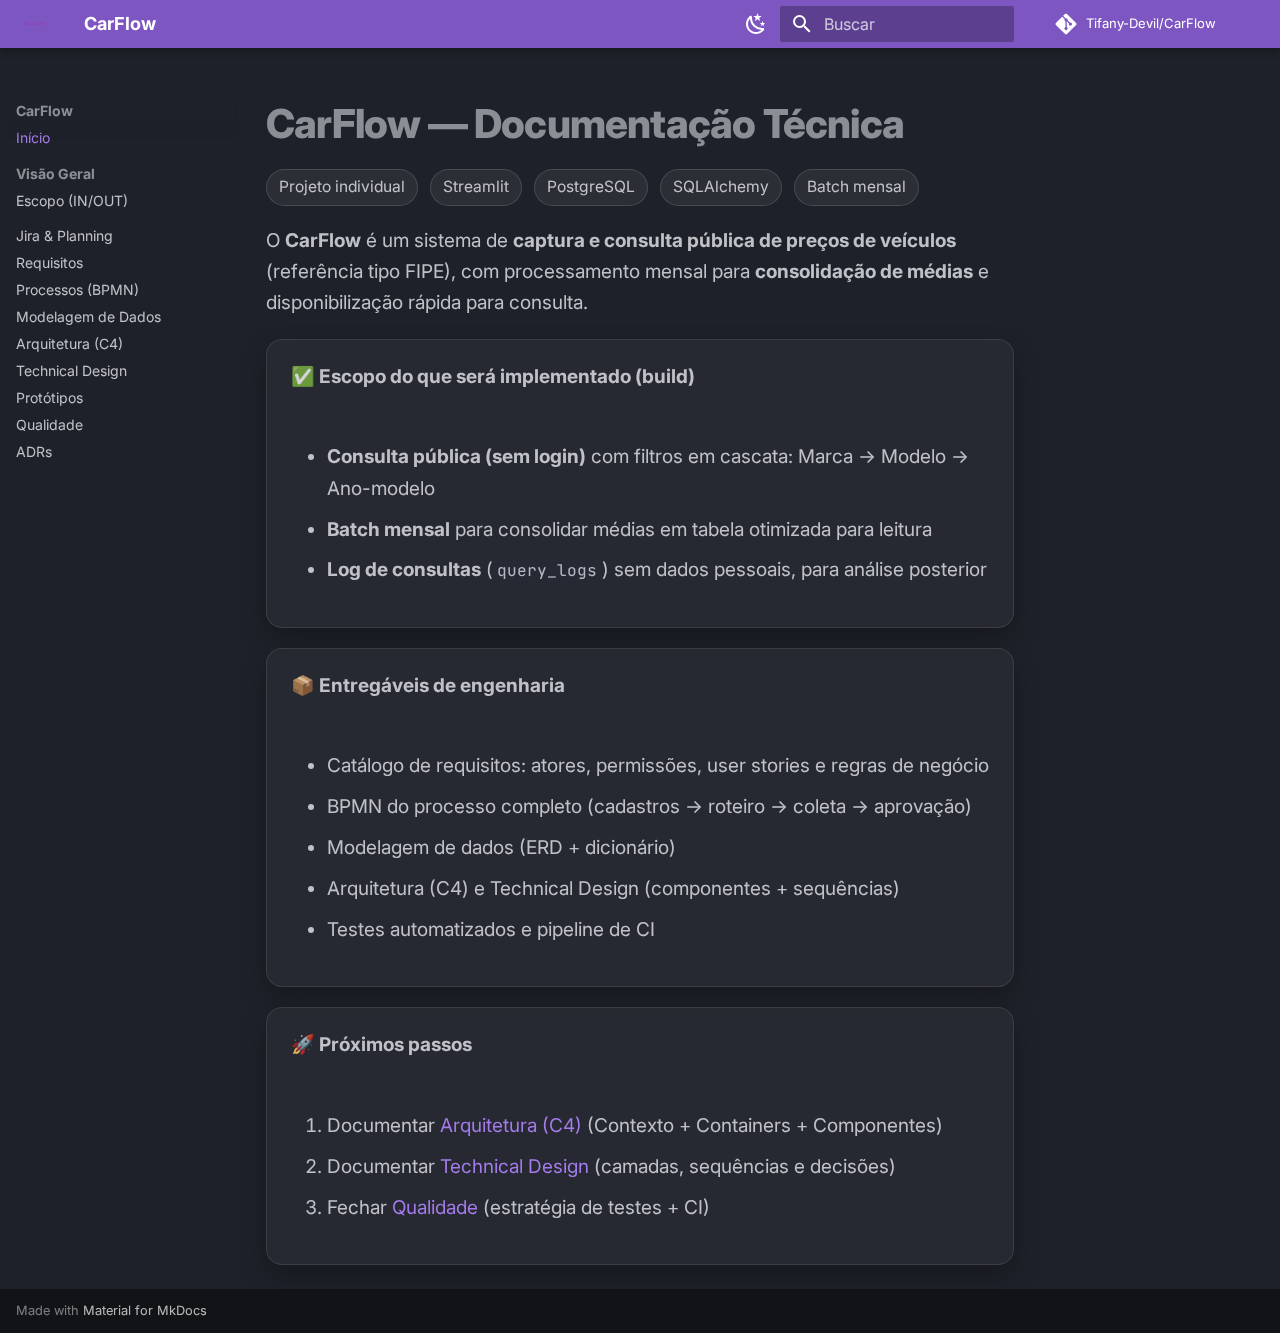
<file: index.html>
<!doctype html>
<html lang="pt" class="no-js">
  <head>
    
      <meta charset="utf-8">
      <meta name="viewport" content="width=device-width,initial-scale=1">
      
        <meta name="description" content="Documentação técnica do projeto CarFlow">
      
      
      
        <link rel="canonical" href="https://tifany-devil.github.io/CarFlow/">
      
      
      
        <link rel="next" href="01-visao-geral/escopo/">
      
      
      <link rel="icon" href="assets/images/logo.png">
      <meta name="generator" content="mkdocs-1.5.3, mkdocs-material-9.5.3">
    
    
      
        <title>CarFlow</title>
      
    
    
      <link rel="stylesheet" href="assets/stylesheets/main.50c56a3b.min.css">
      
        
        <link rel="stylesheet" href="assets/stylesheets/palette.06af60db.min.css">
      
      


    
    
      
    
    
      
        
        
        <link rel="preconnect" href="https://fonts.gstatic.com" crossorigin>
        <link rel="stylesheet" href="https://fonts.googleapis.com/css?family=Inter:300,300i,400,400i,700,700i%7CJetBrains+Mono:400,400i,700,700i&display=fallback">
        <style>:root{--md-text-font:"Inter";--md-code-font:"JetBrains Mono"}</style>
      
    
    
      <link rel="stylesheet" href="stylesheets/extra.css">
    
    <script>__md_scope=new URL(".",location),__md_hash=e=>[...e].reduce((e,_)=>(e<<5)-e+_.charCodeAt(0),0),__md_get=(e,_=localStorage,t=__md_scope)=>JSON.parse(_.getItem(t.pathname+"."+e)),__md_set=(e,_,t=localStorage,a=__md_scope)=>{try{t.setItem(a.pathname+"."+e,JSON.stringify(_))}catch(e){}}</script>
    
      

    
    
    
   <link href="assets/stylesheets/glightbox.min.css" rel="stylesheet"/><style>
    html.glightbox-open { overflow: initial; height: 100%; }
    .gslide-title { margin-top: 0px; user-select: text; }
    .gslide-desc { color: #666; user-select: text; }
    .gslide-image img { background: white; }
    .gscrollbar-fixer { padding-right: 15px; }
    .gdesc-inner { font-size: 0.75rem; }
    body[data-md-color-scheme="slate"] .gdesc-inner { background: var(--md-default-bg-color);}
    body[data-md-color-scheme="slate"] .gslide-title { color: var(--md-default-fg-color);}
    body[data-md-color-scheme="slate"] .gslide-desc { color: var(--md-default-fg-color);}</style> <script src="assets/javascripts/glightbox.min.js"></script></head>
  
  
    
    
      
    
    
    
    
    <body dir="ltr" data-md-color-scheme="slate" data-md-color-primary="deep-purple" data-md-color-accent="purple">
  
    
    <input class="md-toggle" data-md-toggle="drawer" type="checkbox" id="__drawer" autocomplete="off">
    <input class="md-toggle" data-md-toggle="search" type="checkbox" id="__search" autocomplete="off">
    <label class="md-overlay" for="__drawer"></label>
    <div data-md-component="skip">
      
        
        <a href="#carflow-documentacao-tecnica" class="md-skip">
          Ir para o conteúdo
        </a>
      
    </div>
    <div data-md-component="announce">
      
    </div>
    
    
      

  

<header class="md-header md-header--shadow" data-md-component="header">
  <nav class="md-header__inner md-grid" aria-label="Cabeçalho">
    <a href="." title="CarFlow" class="md-header__button md-logo" aria-label="CarFlow" data-md-component="logo">
      
  <img src="assets/images/logo.png" alt="logo">

    </a>
    <label class="md-header__button md-icon" for="__drawer">
      
      <svg xmlns="http://www.w3.org/2000/svg" viewBox="0 0 24 24"><path d="M3 6h18v2H3V6m0 5h18v2H3v-2m0 5h18v2H3v-2Z"/></svg>
    </label>
    <div class="md-header__title" data-md-component="header-title">
      <div class="md-header__ellipsis">
        <div class="md-header__topic">
          <span class="md-ellipsis">
            CarFlow
          </span>
        </div>
        <div class="md-header__topic" data-md-component="header-topic">
          <span class="md-ellipsis">
            
              Início
            
          </span>
        </div>
      </div>
    </div>
    
      
        <form class="md-header__option" data-md-component="palette">
  
    
    
    
    <input class="md-option" data-md-color-media="" data-md-color-scheme="slate" data-md-color-primary="deep-purple" data-md-color-accent="purple"  aria-label="Modo escuro"  type="radio" name="__palette" id="__palette_0">
    
      <label class="md-header__button md-icon" title="Modo escuro" for="__palette_1" hidden>
        <svg xmlns="http://www.w3.org/2000/svg" viewBox="0 0 24 24"><path d="m17.75 4.09-2.53 1.94.91 3.06-2.63-1.81-2.63 1.81.91-3.06-2.53-1.94L12.44 4l1.06-3 1.06 3 3.19.09m3.5 6.91-1.64 1.25.59 1.98-1.7-1.17-1.7 1.17.59-1.98L15.75 11l2.06-.05L18.5 9l.69 1.95 2.06.05m-2.28 4.95c.83-.08 1.72 1.1 1.19 1.85-.32.45-.66.87-1.08 1.27C15.17 23 8.84 23 4.94 19.07c-3.91-3.9-3.91-10.24 0-14.14.4-.4.82-.76 1.27-1.08.75-.53 1.93.36 1.85 1.19-.27 2.86.69 5.83 2.89 8.02a9.96 9.96 0 0 0 8.02 2.89m-1.64 2.02a12.08 12.08 0 0 1-7.8-3.47c-2.17-2.19-3.33-5-3.49-7.82-2.81 3.14-2.7 7.96.31 10.98 3.02 3.01 7.84 3.12 10.98.31Z"/></svg>
      </label>
    
  
    
    
    
    <input class="md-option" data-md-color-media="" data-md-color-scheme="default" data-md-color-primary="deep-purple" data-md-color-accent="purple"  aria-label="Modo claro"  type="radio" name="__palette" id="__palette_1">
    
      <label class="md-header__button md-icon" title="Modo claro" for="__palette_0" hidden>
        <svg xmlns="http://www.w3.org/2000/svg" viewBox="0 0 24 24"><path d="M12 7a5 5 0 0 1 5 5 5 5 0 0 1-5 5 5 5 0 0 1-5-5 5 5 0 0 1 5-5m0 2a3 3 0 0 0-3 3 3 3 0 0 0 3 3 3 3 0 0 0 3-3 3 3 0 0 0-3-3m0-7 2.39 3.42C13.65 5.15 12.84 5 12 5c-.84 0-1.65.15-2.39.42L12 2M3.34 7l4.16-.35A7.2 7.2 0 0 0 5.94 8.5c-.44.74-.69 1.5-.83 2.29L3.34 7m.02 10 1.76-3.77a7.131 7.131 0 0 0 2.38 4.14L3.36 17M20.65 7l-1.77 3.79a7.023 7.023 0 0 0-2.38-4.15l4.15.36m-.01 10-4.14.36c.59-.51 1.12-1.14 1.54-1.86.42-.73.69-1.5.83-2.29L20.64 17M12 22l-2.41-3.44c.74.27 1.55.44 2.41.44.82 0 1.63-.17 2.37-.44L12 22Z"/></svg>
      </label>
    
  
</form>
      
    
    
      <script>var media,input,key,value,palette=__md_get("__palette");if(palette&&palette.color){"(prefers-color-scheme)"===palette.color.media&&(media=matchMedia("(prefers-color-scheme: light)"),input=document.querySelector(media.matches?"[data-md-color-media='(prefers-color-scheme: light)']":"[data-md-color-media='(prefers-color-scheme: dark)']"),palette.color.media=input.getAttribute("data-md-color-media"),palette.color.scheme=input.getAttribute("data-md-color-scheme"),palette.color.primary=input.getAttribute("data-md-color-primary"),palette.color.accent=input.getAttribute("data-md-color-accent"));for([key,value]of Object.entries(palette.color))document.body.setAttribute("data-md-color-"+key,value)}</script>
    
    
    
      <label class="md-header__button md-icon" for="__search">
        
        <svg xmlns="http://www.w3.org/2000/svg" viewBox="0 0 24 24"><path d="M9.5 3A6.5 6.5 0 0 1 16 9.5c0 1.61-.59 3.09-1.56 4.23l.27.27h.79l5 5-1.5 1.5-5-5v-.79l-.27-.27A6.516 6.516 0 0 1 9.5 16 6.5 6.5 0 0 1 3 9.5 6.5 6.5 0 0 1 9.5 3m0 2C7 5 5 7 5 9.5S7 14 9.5 14 14 12 14 9.5 12 5 9.5 5Z"/></svg>
      </label>
      <div class="md-search" data-md-component="search" role="dialog">
  <label class="md-search__overlay" for="__search"></label>
  <div class="md-search__inner" role="search">
    <form class="md-search__form" name="search">
      <input type="text" class="md-search__input" name="query" aria-label="Buscar" placeholder="Buscar" autocapitalize="off" autocorrect="off" autocomplete="off" spellcheck="false" data-md-component="search-query" required>
      <label class="md-search__icon md-icon" for="__search">
        
        <svg xmlns="http://www.w3.org/2000/svg" viewBox="0 0 24 24"><path d="M9.5 3A6.5 6.5 0 0 1 16 9.5c0 1.61-.59 3.09-1.56 4.23l.27.27h.79l5 5-1.5 1.5-5-5v-.79l-.27-.27A6.516 6.516 0 0 1 9.5 16 6.5 6.5 0 0 1 3 9.5 6.5 6.5 0 0 1 9.5 3m0 2C7 5 5 7 5 9.5S7 14 9.5 14 14 12 14 9.5 12 5 9.5 5Z"/></svg>
        
        <svg xmlns="http://www.w3.org/2000/svg" viewBox="0 0 24 24"><path d="M20 11v2H8l5.5 5.5-1.42 1.42L4.16 12l7.92-7.92L13.5 5.5 8 11h12Z"/></svg>
      </label>
      <nav class="md-search__options" aria-label="Pesquisar">
        
        <button type="reset" class="md-search__icon md-icon" title="Limpar" aria-label="Limpar" tabindex="-1">
          
          <svg xmlns="http://www.w3.org/2000/svg" viewBox="0 0 24 24"><path d="M19 6.41 17.59 5 12 10.59 6.41 5 5 6.41 10.59 12 5 17.59 6.41 19 12 13.41 17.59 19 19 17.59 13.41 12 19 6.41Z"/></svg>
        </button>
      </nav>
      
        <div class="md-search__suggest" data-md-component="search-suggest"></div>
      
    </form>
    <div class="md-search__output">
      <div class="md-search__scrollwrap" data-md-scrollfix>
        <div class="md-search-result" data-md-component="search-result">
          <div class="md-search-result__meta">
            Inicializando a pesquisa
          </div>
          <ol class="md-search-result__list" role="presentation"></ol>
        </div>
      </div>
    </div>
  </div>
</div>
    
    
      <div class="md-header__source">
        <a href="https://github.com/Tifany-Devil/CarFlow" title="Ir ao repositório" class="md-source" data-md-component="source">
  <div class="md-source__icon md-icon">
    
    <svg xmlns="http://www.w3.org/2000/svg" viewBox="0 0 448 512"><!--! Font Awesome Free 6.5.1 by @fontawesome - https://fontawesome.com License - https://fontawesome.com/license/free (Icons: CC BY 4.0, Fonts: SIL OFL 1.1, Code: MIT License) Copyright 2023 Fonticons, Inc.--><path d="M439.55 236.05 244 40.45a28.87 28.87 0 0 0-40.81 0l-40.66 40.63 51.52 51.52c27.06-9.14 52.68 16.77 43.39 43.68l49.66 49.66c34.23-11.8 61.18 31 35.47 56.69-26.49 26.49-70.21-2.87-56-37.34L240.22 199v121.85c25.3 12.54 22.26 41.85 9.08 55a34.34 34.34 0 0 1-48.55 0c-17.57-17.6-11.07-46.91 11.25-56v-123c-20.8-8.51-24.6-30.74-18.64-45L142.57 101 8.45 235.14a28.86 28.86 0 0 0 0 40.81l195.61 195.6a28.86 28.86 0 0 0 40.8 0l194.69-194.69a28.86 28.86 0 0 0 0-40.81z"/></svg>
  </div>
  <div class="md-source__repository">
    Tifany-Devil/CarFlow
  </div>
</a>
      </div>
    
  </nav>
  
</header>
    
    <div class="md-container" data-md-component="container">
      
      
        
          
        
      
      <main class="md-main" data-md-component="main">
        <div class="md-main__inner md-grid">
          
            
              
              <div class="md-sidebar md-sidebar--primary" data-md-component="sidebar" data-md-type="navigation" >
                <div class="md-sidebar__scrollwrap">
                  <div class="md-sidebar__inner">
                    



<nav class="md-nav md-nav--primary" aria-label="Navegação" data-md-level="0">
  <label class="md-nav__title" for="__drawer">
    <a href="." title="CarFlow" class="md-nav__button md-logo" aria-label="CarFlow" data-md-component="logo">
      
  <img src="assets/images/logo.png" alt="logo">

    </a>
    CarFlow
  </label>
  
    <div class="md-nav__source">
      <a href="https://github.com/Tifany-Devil/CarFlow" title="Ir ao repositório" class="md-source" data-md-component="source">
  <div class="md-source__icon md-icon">
    
    <svg xmlns="http://www.w3.org/2000/svg" viewBox="0 0 448 512"><!--! Font Awesome Free 6.5.1 by @fontawesome - https://fontawesome.com License - https://fontawesome.com/license/free (Icons: CC BY 4.0, Fonts: SIL OFL 1.1, Code: MIT License) Copyright 2023 Fonticons, Inc.--><path d="M439.55 236.05 244 40.45a28.87 28.87 0 0 0-40.81 0l-40.66 40.63 51.52 51.52c27.06-9.14 52.68 16.77 43.39 43.68l49.66 49.66c34.23-11.8 61.18 31 35.47 56.69-26.49 26.49-70.21-2.87-56-37.34L240.22 199v121.85c25.3 12.54 22.26 41.85 9.08 55a34.34 34.34 0 0 1-48.55 0c-17.57-17.6-11.07-46.91 11.25-56v-123c-20.8-8.51-24.6-30.74-18.64-45L142.57 101 8.45 235.14a28.86 28.86 0 0 0 0 40.81l195.61 195.6a28.86 28.86 0 0 0 40.8 0l194.69-194.69a28.86 28.86 0 0 0 0-40.81z"/></svg>
  </div>
  <div class="md-source__repository">
    Tifany-Devil/CarFlow
  </div>
</a>
    </div>
  
  <ul class="md-nav__list" data-md-scrollfix>
    
      
      
  
  
    
  
  
  
    <li class="md-nav__item md-nav__item--active">
      
      <input class="md-nav__toggle md-toggle" type="checkbox" id="__toc">
      
      
        
      
      
      <a href="." class="md-nav__link md-nav__link--active">
        
  
  <span class="md-ellipsis">
    Início
  </span>
  

      </a>
      
    </li>
  

    
      
      
  
  
  
  
    
    
    
    
    
      
      
    
    <li class="md-nav__item md-nav__item--section md-nav__item--nested">
      
        
        
        
        <input class="md-nav__toggle md-toggle " type="checkbox" id="__nav_2" >
        
          
          <label class="md-nav__link" for="__nav_2" id="__nav_2_label" tabindex="">
            
  
  <span class="md-ellipsis">
    Visão Geral
  </span>
  

            <span class="md-nav__icon md-icon"></span>
          </label>
        
        <nav class="md-nav" data-md-level="1" aria-labelledby="__nav_2_label" aria-expanded="false">
          <label class="md-nav__title" for="__nav_2">
            <span class="md-nav__icon md-icon"></span>
            Visão Geral
          </label>
          <ul class="md-nav__list" data-md-scrollfix>
            
              
                
  
  
  
  
    <li class="md-nav__item">
      <a href="01-visao-geral/escopo/" class="md-nav__link">
        
  
  <span class="md-ellipsis">
    Escopo (IN/OUT)
  </span>
  

      </a>
    </li>
  

              
            
          </ul>
        </nav>
      
    </li>
  

    
      
      
  
  
  
  
    <li class="md-nav__item">
      <a href="09-jira/" class="md-nav__link">
        
  
  <span class="md-ellipsis">
    Jira & Planning
  </span>
  

      </a>
    </li>
  

    
      
      
  
  
  
  
    <li class="md-nav__item">
      <a href="02-requisitos/" class="md-nav__link">
        
  
  <span class="md-ellipsis">
    Requisitos
  </span>
  

      </a>
    </li>
  

    
      
      
  
  
  
  
    <li class="md-nav__item">
      <a href="03-processos-bpmn/" class="md-nav__link">
        
  
  <span class="md-ellipsis">
    Processos (BPMN)
  </span>
  

      </a>
    </li>
  

    
      
      
  
  
  
  
    <li class="md-nav__item">
      <a href="04-modelagem-dados/" class="md-nav__link">
        
  
  <span class="md-ellipsis">
    Modelagem de Dados
  </span>
  

      </a>
    </li>
  

    
      
      
  
  
  
  
    <li class="md-nav__item">
      <a href="05-arquitetura/" class="md-nav__link">
        
  
  <span class="md-ellipsis">
    Arquitetura (C4)
  </span>
  

      </a>
    </li>
  

    
      
      
  
  
  
  
    <li class="md-nav__item">
      <a href="06-technical-design/" class="md-nav__link">
        
  
  <span class="md-ellipsis">
    Technical Design
  </span>
  

      </a>
    </li>
  

    
      
      
  
  
  
  
    <li class="md-nav__item">
      <a href="10-prototipos/" class="md-nav__link">
        
  
  <span class="md-ellipsis">
    Protótipos
  </span>
  

      </a>
    </li>
  

    
      
      
  
  
  
  
    <li class="md-nav__item">
      <a href="07-qualidade/" class="md-nav__link">
        
  
  <span class="md-ellipsis">
    Qualidade
  </span>
  

      </a>
    </li>
  

    
      
      
  
  
  
  
    <li class="md-nav__item">
      <a href="08-adr/" class="md-nav__link">
        
  
  <span class="md-ellipsis">
    ADRs
  </span>
  

      </a>
    </li>
  

    
  </ul>
</nav>
                  </div>
                </div>
              </div>
            
            
              
              <div class="md-sidebar md-sidebar--secondary" data-md-component="sidebar" data-md-type="toc" >
                <div class="md-sidebar__scrollwrap">
                  <div class="md-sidebar__inner">
                    

<nav class="md-nav md-nav--secondary" aria-label="Índice">
  
  
  
    
  
  
</nav>
                  </div>
                </div>
              </div>
            
          
          
            <div class="md-content" data-md-component="content">
              <article class="md-content__inner md-typeset">
                
                  

  
  


<h1 id="carflow-documentacao-tecnica">CarFlow — Documentação Técnica<a class="headerlink" href="#carflow-documentacao-tecnica" title="Permanent link">&para;</a></h1>
<p><span class="badge">Projeto individual</span>
<span class="badge">Streamlit</span>
<span class="badge">PostgreSQL</span>
<span class="badge">SQLAlchemy</span>
<span class="badge">Batch mensal</span></p>
<p>O <strong>CarFlow</strong> é um sistema de <strong>captura e consulta pública de preços de veículos</strong> (referência tipo FIPE),
com processamento mensal para <strong>consolidação de médias</strong> e disponibilização rápida para consulta.</p>
<div class="card">
<b>✅ Escopo do que será implementado (build)</b><br><br>
<ul>
  <li><b>Consulta pública (sem login)</b> com filtros em cascata: Marca → Modelo → Ano-modelo</li>
  <li><b>Batch mensal</b> para consolidar médias em tabela otimizada para leitura</li>
  <li><b>Log de consultas</b> (<code>query_logs</code>) sem dados pessoais, para análise posterior</li>
</ul>
</div>

<div class="card">
<b>📦 Entregáveis de engenharia</b><br><br>
<ul>
  <li>Catálogo de requisitos: atores, permissões, user stories e regras de negócio</li>
  <li>BPMN do processo completo (cadastros → roteiro → coleta → aprovação)</li>
  <li>Modelagem de dados (ERD + dicionário)</li>
  <li>Arquitetura (C4) e Technical Design (componentes + sequências)</li>
  <li>Testes automatizados e pipeline de CI</li>
</ul>
</div>

<div class="card">
<b>🚀 Próximos passos</b><br><br>
<ol>
  <li>Documentar <a href="05-arquitetura/">Arquitetura (C4)</a> (Contexto + Containers + Componentes)</li>
  <li>Documentar <a href="06-technical-design/">Technical Design</a> (camadas, sequências e decisões)</li>
  <li>Fechar <a href="07-qualidade/">Qualidade</a> (estratégia de testes + CI)</li>
</ol>
</div>












                
              </article>
            </div>
          
          
<script>var target=document.getElementById(location.hash.slice(1));target&&target.name&&(target.checked=target.name.startsWith("__tabbed_"))</script>
        </div>
        
      </main>
      
        <footer class="md-footer">
  
  <div class="md-footer-meta md-typeset">
    <div class="md-footer-meta__inner md-grid">
      <div class="md-copyright">
  
  
    Made with
    <a href="https://squidfunk.github.io/mkdocs-material/" target="_blank" rel="noopener">
      Material for MkDocs
    </a>
  
</div>
      
    </div>
  </div>
</footer>
      
    </div>
    <div class="md-dialog" data-md-component="dialog">
      <div class="md-dialog__inner md-typeset"></div>
    </div>
    
    
    <script id="__config" type="application/json">{"base": ".", "features": ["navigation.instant", "navigation.tracking", "navigation.sections", "toc.follow", "content.code.copy", "search.suggest", "search.highlight"], "search": "assets/javascripts/workers/search.f886a092.min.js", "translations": {"clipboard.copied": "Copiado para \u00e1rea de transfer\u00eancia", "clipboard.copy": "Copiar para \u00e1rea de transfer\u00eancia", "search.result.more.one": "Mais 1 nesta p\u00e1gina", "search.result.more.other": "Mais # nesta p\u00e1gina", "search.result.none": "Nenhum resultado encontrado", "search.result.one": "1 resultado encontrado", "search.result.other": "# resultados encontrados", "search.result.placeholder": "Digite para iniciar a busca", "search.result.term.missing": "Ausente", "select.version": "Selecione a vers\u00e3o"}}</script>
    
    
      <script src="assets/javascripts/bundle.d7c377c4.min.js"></script>
      
    
  <script>document$.subscribe(() => {const lightbox = GLightbox({"touchNavigation": true, "loop": false, "zoomable": true, "draggable": true, "openEffect": "zoom", "closeEffect": "zoom", "slideEffect": "slide"});})</script></body>
</html>
</file>
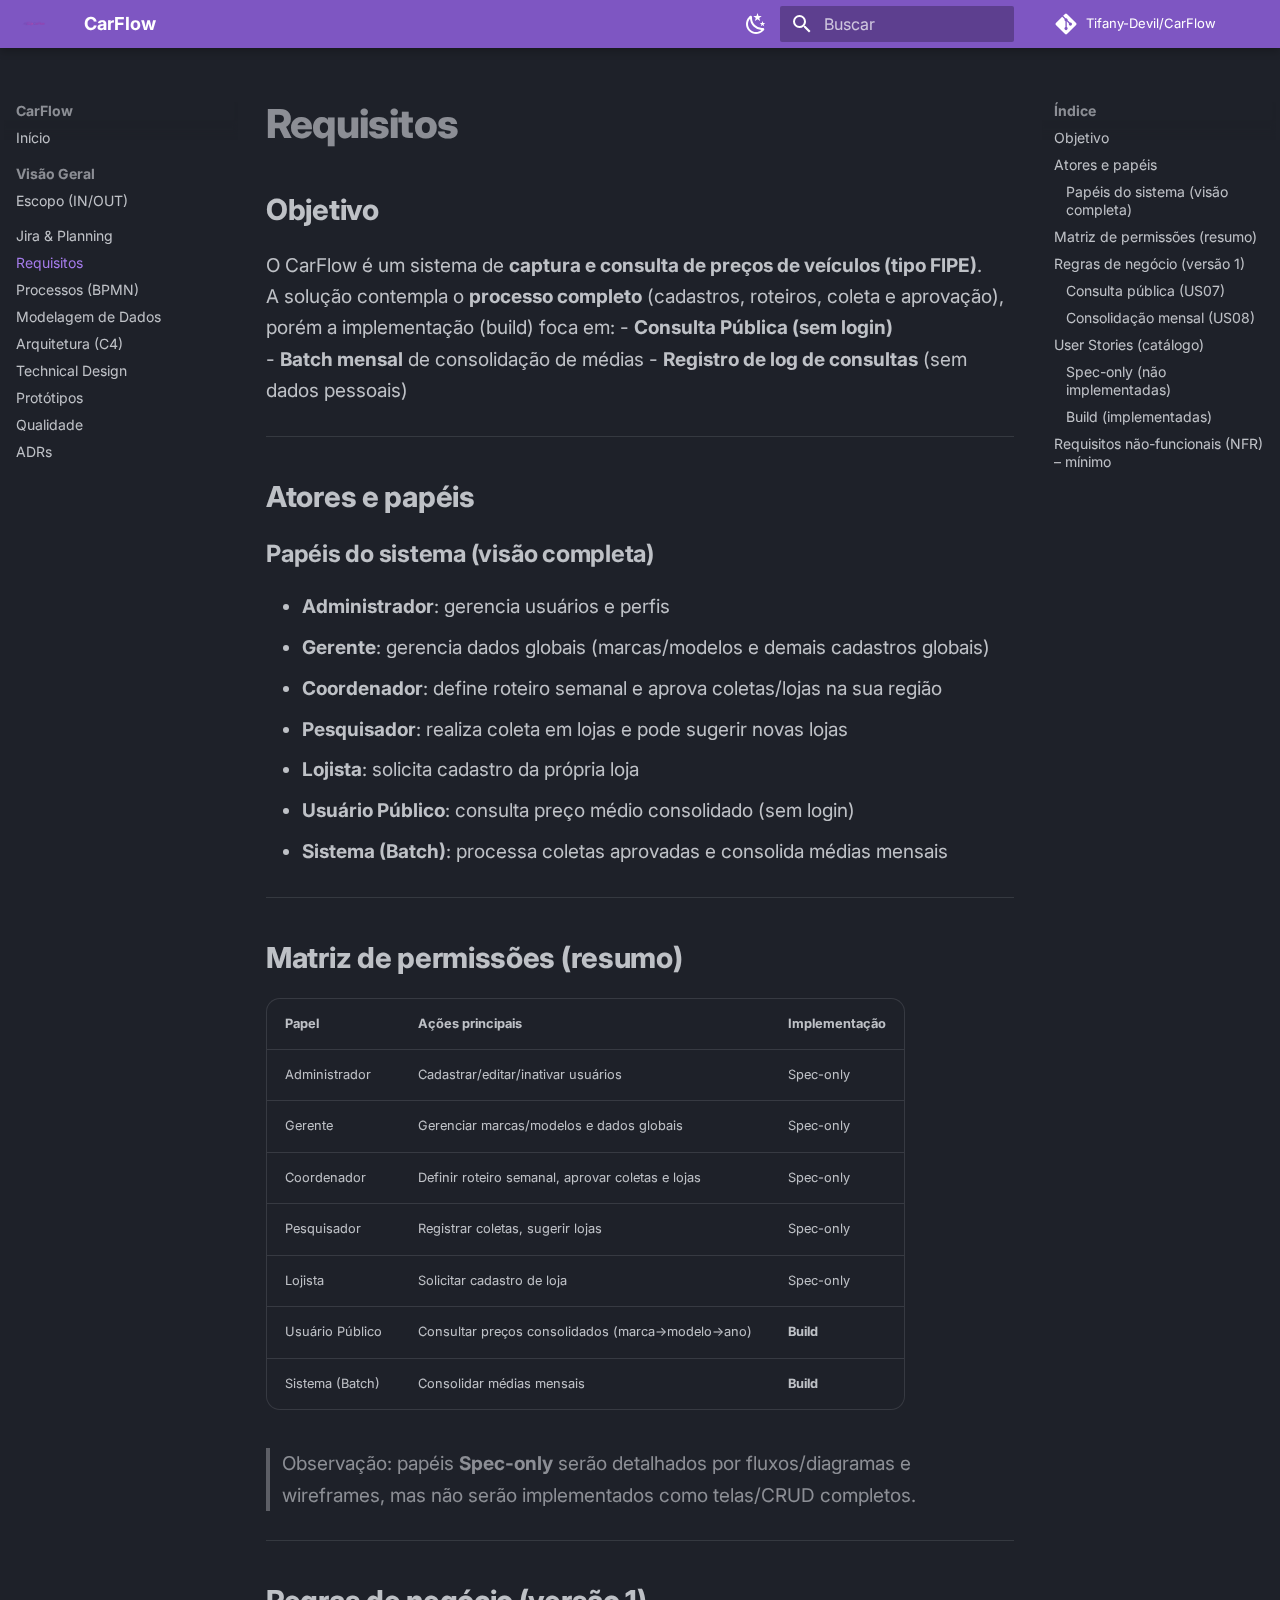
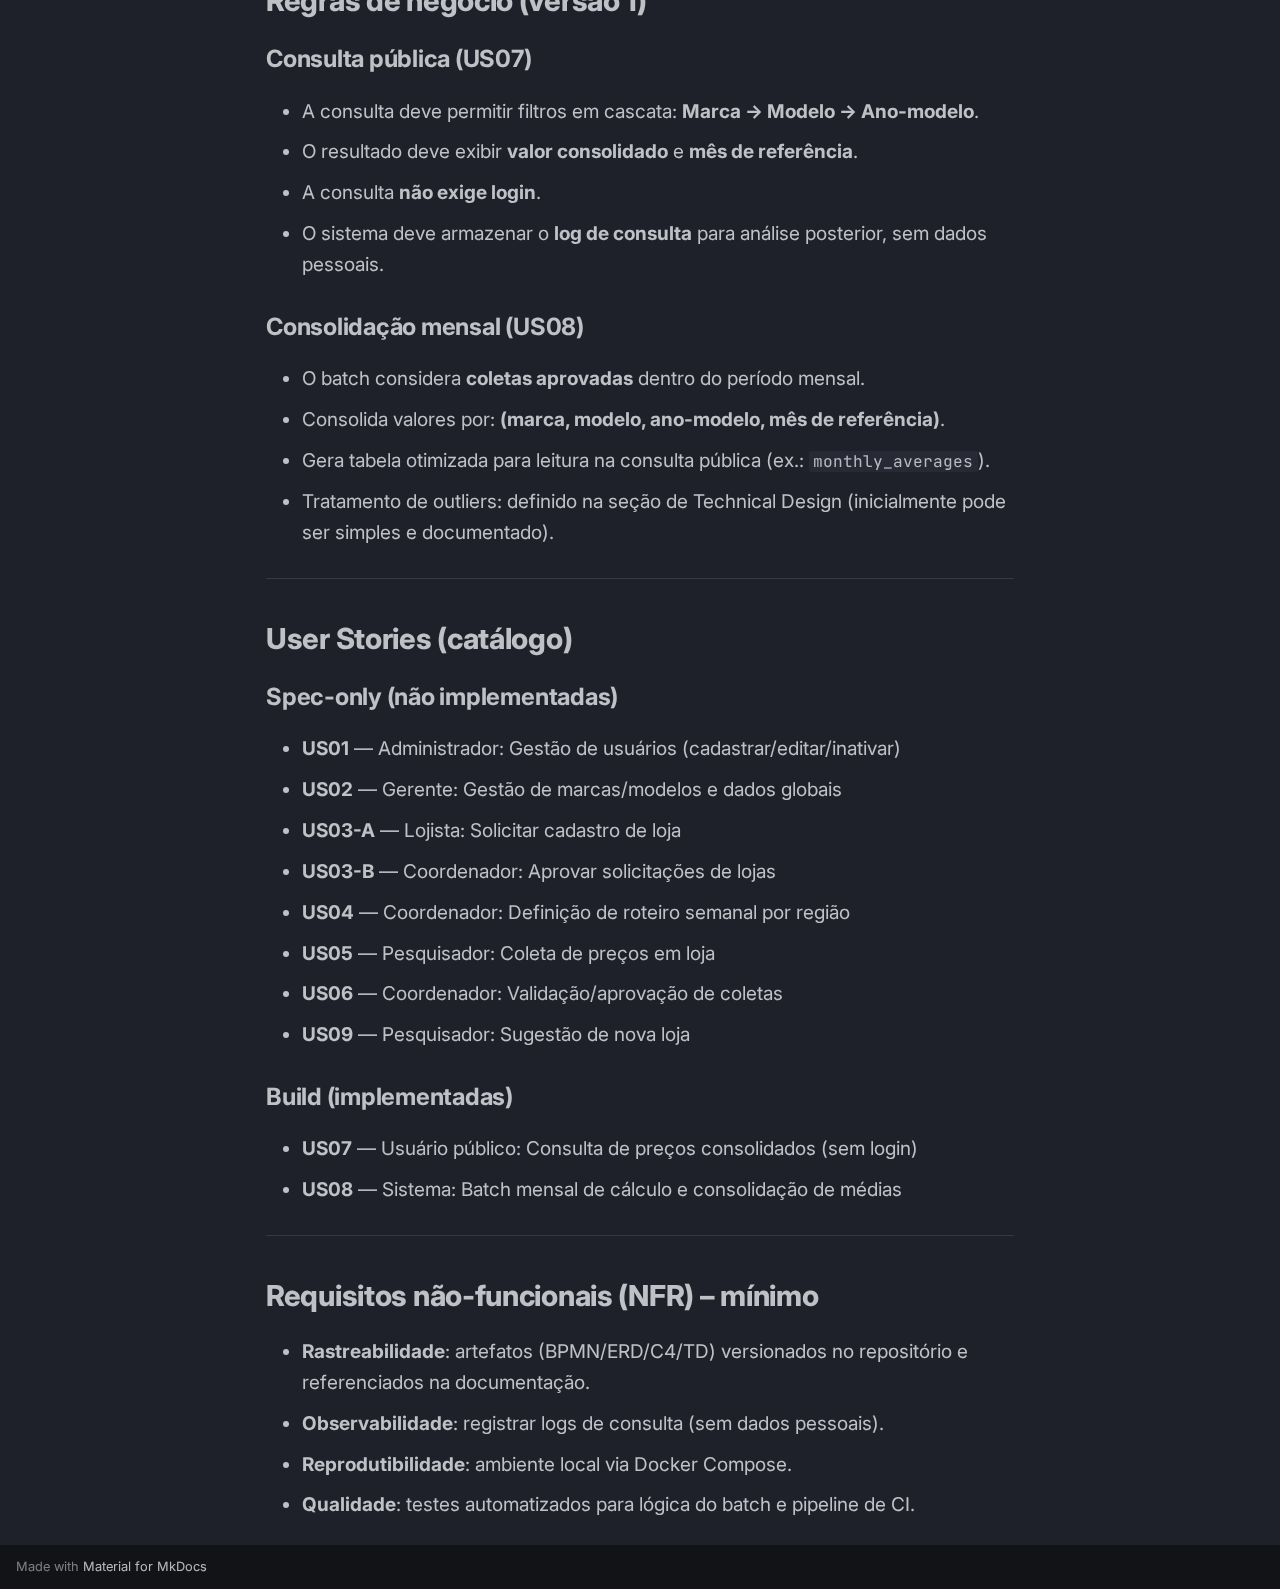
<file: 02-requisitos/index.html>
<!doctype html>
<html lang="pt" class="no-js">
  <head>
    
      <meta charset="utf-8">
      <meta name="viewport" content="width=device-width,initial-scale=1">
      
        <meta name="description" content="Documentação técnica do projeto CarFlow">
      
      
      
        <link rel="canonical" href="https://tifany-devil.github.io/CarFlow/02-requisitos/">
      
      
        <link rel="prev" href="../09-jira/">
      
      
        <link rel="next" href="../03-processos-bpmn/">
      
      
      <link rel="icon" href="../assets/images/logo.png">
      <meta name="generator" content="mkdocs-1.5.3, mkdocs-material-9.5.3">
    
    
      
        <title>Requisitos - CarFlow</title>
      
    
    
      <link rel="stylesheet" href="../assets/stylesheets/main.50c56a3b.min.css">
      
        
        <link rel="stylesheet" href="../assets/stylesheets/palette.06af60db.min.css">
      
      


    
    
      
    
    
      
        
        
        <link rel="preconnect" href="https://fonts.gstatic.com" crossorigin>
        <link rel="stylesheet" href="https://fonts.googleapis.com/css?family=Inter:300,300i,400,400i,700,700i%7CJetBrains+Mono:400,400i,700,700i&display=fallback">
        <style>:root{--md-text-font:"Inter";--md-code-font:"JetBrains Mono"}</style>
      
    
    
      <link rel="stylesheet" href="../stylesheets/extra.css">
    
    <script>__md_scope=new URL("..",location),__md_hash=e=>[...e].reduce((e,_)=>(e<<5)-e+_.charCodeAt(0),0),__md_get=(e,_=localStorage,t=__md_scope)=>JSON.parse(_.getItem(t.pathname+"."+e)),__md_set=(e,_,t=localStorage,a=__md_scope)=>{try{t.setItem(a.pathname+"."+e,JSON.stringify(_))}catch(e){}}</script>
    
      

    
    
    
   <link href="../assets/stylesheets/glightbox.min.css" rel="stylesheet"/><style>
    html.glightbox-open { overflow: initial; height: 100%; }
    .gslide-title { margin-top: 0px; user-select: text; }
    .gslide-desc { color: #666; user-select: text; }
    .gslide-image img { background: white; }
    .gscrollbar-fixer { padding-right: 15px; }
    .gdesc-inner { font-size: 0.75rem; }
    body[data-md-color-scheme="slate"] .gdesc-inner { background: var(--md-default-bg-color);}
    body[data-md-color-scheme="slate"] .gslide-title { color: var(--md-default-fg-color);}
    body[data-md-color-scheme="slate"] .gslide-desc { color: var(--md-default-fg-color);}</style> <script src="../assets/javascripts/glightbox.min.js"></script></head>
  
  
    
    
      
    
    
    
    
    <body dir="ltr" data-md-color-scheme="slate" data-md-color-primary="deep-purple" data-md-color-accent="purple">
  
    
    <input class="md-toggle" data-md-toggle="drawer" type="checkbox" id="__drawer" autocomplete="off">
    <input class="md-toggle" data-md-toggle="search" type="checkbox" id="__search" autocomplete="off">
    <label class="md-overlay" for="__drawer"></label>
    <div data-md-component="skip">
      
        
        <a href="#requisitos" class="md-skip">
          Ir para o conteúdo
        </a>
      
    </div>
    <div data-md-component="announce">
      
    </div>
    
    
      

  

<header class="md-header md-header--shadow" data-md-component="header">
  <nav class="md-header__inner md-grid" aria-label="Cabeçalho">
    <a href=".." title="CarFlow" class="md-header__button md-logo" aria-label="CarFlow" data-md-component="logo">
      
  <img src="../assets/images/logo.png" alt="logo">

    </a>
    <label class="md-header__button md-icon" for="__drawer">
      
      <svg xmlns="http://www.w3.org/2000/svg" viewBox="0 0 24 24"><path d="M3 6h18v2H3V6m0 5h18v2H3v-2m0 5h18v2H3v-2Z"/></svg>
    </label>
    <div class="md-header__title" data-md-component="header-title">
      <div class="md-header__ellipsis">
        <div class="md-header__topic">
          <span class="md-ellipsis">
            CarFlow
          </span>
        </div>
        <div class="md-header__topic" data-md-component="header-topic">
          <span class="md-ellipsis">
            
              Requisitos
            
          </span>
        </div>
      </div>
    </div>
    
      
        <form class="md-header__option" data-md-component="palette">
  
    
    
    
    <input class="md-option" data-md-color-media="" data-md-color-scheme="slate" data-md-color-primary="deep-purple" data-md-color-accent="purple"  aria-label="Modo escuro"  type="radio" name="__palette" id="__palette_0">
    
      <label class="md-header__button md-icon" title="Modo escuro" for="__palette_1" hidden>
        <svg xmlns="http://www.w3.org/2000/svg" viewBox="0 0 24 24"><path d="m17.75 4.09-2.53 1.94.91 3.06-2.63-1.81-2.63 1.81.91-3.06-2.53-1.94L12.44 4l1.06-3 1.06 3 3.19.09m3.5 6.91-1.64 1.25.59 1.98-1.7-1.17-1.7 1.17.59-1.98L15.75 11l2.06-.05L18.5 9l.69 1.95 2.06.05m-2.28 4.95c.83-.08 1.72 1.1 1.19 1.85-.32.45-.66.87-1.08 1.27C15.17 23 8.84 23 4.94 19.07c-3.91-3.9-3.91-10.24 0-14.14.4-.4.82-.76 1.27-1.08.75-.53 1.93.36 1.85 1.19-.27 2.86.69 5.83 2.89 8.02a9.96 9.96 0 0 0 8.02 2.89m-1.64 2.02a12.08 12.08 0 0 1-7.8-3.47c-2.17-2.19-3.33-5-3.49-7.82-2.81 3.14-2.7 7.96.31 10.98 3.02 3.01 7.84 3.12 10.98.31Z"/></svg>
      </label>
    
  
    
    
    
    <input class="md-option" data-md-color-media="" data-md-color-scheme="default" data-md-color-primary="deep-purple" data-md-color-accent="purple"  aria-label="Modo claro"  type="radio" name="__palette" id="__palette_1">
    
      <label class="md-header__button md-icon" title="Modo claro" for="__palette_0" hidden>
        <svg xmlns="http://www.w3.org/2000/svg" viewBox="0 0 24 24"><path d="M12 7a5 5 0 0 1 5 5 5 5 0 0 1-5 5 5 5 0 0 1-5-5 5 5 0 0 1 5-5m0 2a3 3 0 0 0-3 3 3 3 0 0 0 3 3 3 3 0 0 0 3-3 3 3 0 0 0-3-3m0-7 2.39 3.42C13.65 5.15 12.84 5 12 5c-.84 0-1.65.15-2.39.42L12 2M3.34 7l4.16-.35A7.2 7.2 0 0 0 5.94 8.5c-.44.74-.69 1.5-.83 2.29L3.34 7m.02 10 1.76-3.77a7.131 7.131 0 0 0 2.38 4.14L3.36 17M20.65 7l-1.77 3.79a7.023 7.023 0 0 0-2.38-4.15l4.15.36m-.01 10-4.14.36c.59-.51 1.12-1.14 1.54-1.86.42-.73.69-1.5.83-2.29L20.64 17M12 22l-2.41-3.44c.74.27 1.55.44 2.41.44.82 0 1.63-.17 2.37-.44L12 22Z"/></svg>
      </label>
    
  
</form>
      
    
    
      <script>var media,input,key,value,palette=__md_get("__palette");if(palette&&palette.color){"(prefers-color-scheme)"===palette.color.media&&(media=matchMedia("(prefers-color-scheme: light)"),input=document.querySelector(media.matches?"[data-md-color-media='(prefers-color-scheme: light)']":"[data-md-color-media='(prefers-color-scheme: dark)']"),palette.color.media=input.getAttribute("data-md-color-media"),palette.color.scheme=input.getAttribute("data-md-color-scheme"),palette.color.primary=input.getAttribute("data-md-color-primary"),palette.color.accent=input.getAttribute("data-md-color-accent"));for([key,value]of Object.entries(palette.color))document.body.setAttribute("data-md-color-"+key,value)}</script>
    
    
    
      <label class="md-header__button md-icon" for="__search">
        
        <svg xmlns="http://www.w3.org/2000/svg" viewBox="0 0 24 24"><path d="M9.5 3A6.5 6.5 0 0 1 16 9.5c0 1.61-.59 3.09-1.56 4.23l.27.27h.79l5 5-1.5 1.5-5-5v-.79l-.27-.27A6.516 6.516 0 0 1 9.5 16 6.5 6.5 0 0 1 3 9.5 6.5 6.5 0 0 1 9.5 3m0 2C7 5 5 7 5 9.5S7 14 9.5 14 14 12 14 9.5 12 5 9.5 5Z"/></svg>
      </label>
      <div class="md-search" data-md-component="search" role="dialog">
  <label class="md-search__overlay" for="__search"></label>
  <div class="md-search__inner" role="search">
    <form class="md-search__form" name="search">
      <input type="text" class="md-search__input" name="query" aria-label="Buscar" placeholder="Buscar" autocapitalize="off" autocorrect="off" autocomplete="off" spellcheck="false" data-md-component="search-query" required>
      <label class="md-search__icon md-icon" for="__search">
        
        <svg xmlns="http://www.w3.org/2000/svg" viewBox="0 0 24 24"><path d="M9.5 3A6.5 6.5 0 0 1 16 9.5c0 1.61-.59 3.09-1.56 4.23l.27.27h.79l5 5-1.5 1.5-5-5v-.79l-.27-.27A6.516 6.516 0 0 1 9.5 16 6.5 6.5 0 0 1 3 9.5 6.5 6.5 0 0 1 9.5 3m0 2C7 5 5 7 5 9.5S7 14 9.5 14 14 12 14 9.5 12 5 9.5 5Z"/></svg>
        
        <svg xmlns="http://www.w3.org/2000/svg" viewBox="0 0 24 24"><path d="M20 11v2H8l5.5 5.5-1.42 1.42L4.16 12l7.92-7.92L13.5 5.5 8 11h12Z"/></svg>
      </label>
      <nav class="md-search__options" aria-label="Pesquisar">
        
        <button type="reset" class="md-search__icon md-icon" title="Limpar" aria-label="Limpar" tabindex="-1">
          
          <svg xmlns="http://www.w3.org/2000/svg" viewBox="0 0 24 24"><path d="M19 6.41 17.59 5 12 10.59 6.41 5 5 6.41 10.59 12 5 17.59 6.41 19 12 13.41 17.59 19 19 17.59 13.41 12 19 6.41Z"/></svg>
        </button>
      </nav>
      
        <div class="md-search__suggest" data-md-component="search-suggest"></div>
      
    </form>
    <div class="md-search__output">
      <div class="md-search__scrollwrap" data-md-scrollfix>
        <div class="md-search-result" data-md-component="search-result">
          <div class="md-search-result__meta">
            Inicializando a pesquisa
          </div>
          <ol class="md-search-result__list" role="presentation"></ol>
        </div>
      </div>
    </div>
  </div>
</div>
    
    
      <div class="md-header__source">
        <a href="https://github.com/Tifany-Devil/CarFlow" title="Ir ao repositório" class="md-source" data-md-component="source">
  <div class="md-source__icon md-icon">
    
    <svg xmlns="http://www.w3.org/2000/svg" viewBox="0 0 448 512"><!--! Font Awesome Free 6.5.1 by @fontawesome - https://fontawesome.com License - https://fontawesome.com/license/free (Icons: CC BY 4.0, Fonts: SIL OFL 1.1, Code: MIT License) Copyright 2023 Fonticons, Inc.--><path d="M439.55 236.05 244 40.45a28.87 28.87 0 0 0-40.81 0l-40.66 40.63 51.52 51.52c27.06-9.14 52.68 16.77 43.39 43.68l49.66 49.66c34.23-11.8 61.18 31 35.47 56.69-26.49 26.49-70.21-2.87-56-37.34L240.22 199v121.85c25.3 12.54 22.26 41.85 9.08 55a34.34 34.34 0 0 1-48.55 0c-17.57-17.6-11.07-46.91 11.25-56v-123c-20.8-8.51-24.6-30.74-18.64-45L142.57 101 8.45 235.14a28.86 28.86 0 0 0 0 40.81l195.61 195.6a28.86 28.86 0 0 0 40.8 0l194.69-194.69a28.86 28.86 0 0 0 0-40.81z"/></svg>
  </div>
  <div class="md-source__repository">
    Tifany-Devil/CarFlow
  </div>
</a>
      </div>
    
  </nav>
  
</header>
    
    <div class="md-container" data-md-component="container">
      
      
        
          
        
      
      <main class="md-main" data-md-component="main">
        <div class="md-main__inner md-grid">
          
            
              
              <div class="md-sidebar md-sidebar--primary" data-md-component="sidebar" data-md-type="navigation" >
                <div class="md-sidebar__scrollwrap">
                  <div class="md-sidebar__inner">
                    



<nav class="md-nav md-nav--primary" aria-label="Navegação" data-md-level="0">
  <label class="md-nav__title" for="__drawer">
    <a href=".." title="CarFlow" class="md-nav__button md-logo" aria-label="CarFlow" data-md-component="logo">
      
  <img src="../assets/images/logo.png" alt="logo">

    </a>
    CarFlow
  </label>
  
    <div class="md-nav__source">
      <a href="https://github.com/Tifany-Devil/CarFlow" title="Ir ao repositório" class="md-source" data-md-component="source">
  <div class="md-source__icon md-icon">
    
    <svg xmlns="http://www.w3.org/2000/svg" viewBox="0 0 448 512"><!--! Font Awesome Free 6.5.1 by @fontawesome - https://fontawesome.com License - https://fontawesome.com/license/free (Icons: CC BY 4.0, Fonts: SIL OFL 1.1, Code: MIT License) Copyright 2023 Fonticons, Inc.--><path d="M439.55 236.05 244 40.45a28.87 28.87 0 0 0-40.81 0l-40.66 40.63 51.52 51.52c27.06-9.14 52.68 16.77 43.39 43.68l49.66 49.66c34.23-11.8 61.18 31 35.47 56.69-26.49 26.49-70.21-2.87-56-37.34L240.22 199v121.85c25.3 12.54 22.26 41.85 9.08 55a34.34 34.34 0 0 1-48.55 0c-17.57-17.6-11.07-46.91 11.25-56v-123c-20.8-8.51-24.6-30.74-18.64-45L142.57 101 8.45 235.14a28.86 28.86 0 0 0 0 40.81l195.61 195.6a28.86 28.86 0 0 0 40.8 0l194.69-194.69a28.86 28.86 0 0 0 0-40.81z"/></svg>
  </div>
  <div class="md-source__repository">
    Tifany-Devil/CarFlow
  </div>
</a>
    </div>
  
  <ul class="md-nav__list" data-md-scrollfix>
    
      
      
  
  
  
  
    <li class="md-nav__item">
      <a href=".." class="md-nav__link">
        
  
  <span class="md-ellipsis">
    Início
  </span>
  

      </a>
    </li>
  

    
      
      
  
  
  
  
    
    
    
    
    
      
      
    
    <li class="md-nav__item md-nav__item--section md-nav__item--nested">
      
        
        
        
        <input class="md-nav__toggle md-toggle " type="checkbox" id="__nav_2" >
        
          
          <label class="md-nav__link" for="__nav_2" id="__nav_2_label" tabindex="">
            
  
  <span class="md-ellipsis">
    Visão Geral
  </span>
  

            <span class="md-nav__icon md-icon"></span>
          </label>
        
        <nav class="md-nav" data-md-level="1" aria-labelledby="__nav_2_label" aria-expanded="false">
          <label class="md-nav__title" for="__nav_2">
            <span class="md-nav__icon md-icon"></span>
            Visão Geral
          </label>
          <ul class="md-nav__list" data-md-scrollfix>
            
              
                
  
  
  
  
    <li class="md-nav__item">
      <a href="../01-visao-geral/escopo/" class="md-nav__link">
        
  
  <span class="md-ellipsis">
    Escopo (IN/OUT)
  </span>
  

      </a>
    </li>
  

              
            
          </ul>
        </nav>
      
    </li>
  

    
      
      
  
  
  
  
    <li class="md-nav__item">
      <a href="../09-jira/" class="md-nav__link">
        
  
  <span class="md-ellipsis">
    Jira & Planning
  </span>
  

      </a>
    </li>
  

    
      
      
  
  
    
  
  
  
    <li class="md-nav__item md-nav__item--active">
      
      <input class="md-nav__toggle md-toggle" type="checkbox" id="__toc">
      
      
        
      
      
        <label class="md-nav__link md-nav__link--active" for="__toc">
          
  
  <span class="md-ellipsis">
    Requisitos
  </span>
  

          <span class="md-nav__icon md-icon"></span>
        </label>
      
      <a href="./" class="md-nav__link md-nav__link--active">
        
  
  <span class="md-ellipsis">
    Requisitos
  </span>
  

      </a>
      
        

<nav class="md-nav md-nav--secondary" aria-label="Índice">
  
  
  
    
  
  
    <label class="md-nav__title" for="__toc">
      <span class="md-nav__icon md-icon"></span>
      Índice
    </label>
    <ul class="md-nav__list" data-md-component="toc" data-md-scrollfix>
      
        <li class="md-nav__item">
  <a href="#objetivo" class="md-nav__link">
    <span class="md-ellipsis">
      Objetivo
    </span>
  </a>
  
</li>
      
        <li class="md-nav__item">
  <a href="#atores-e-papeis" class="md-nav__link">
    <span class="md-ellipsis">
      Atores e papéis
    </span>
  </a>
  
    <nav class="md-nav" aria-label="Atores e papéis">
      <ul class="md-nav__list">
        
          <li class="md-nav__item">
  <a href="#papeis-do-sistema-visao-completa" class="md-nav__link">
    <span class="md-ellipsis">
      Papéis do sistema (visão completa)
    </span>
  </a>
  
</li>
        
      </ul>
    </nav>
  
</li>
      
        <li class="md-nav__item">
  <a href="#matriz-de-permissoes-resumo" class="md-nav__link">
    <span class="md-ellipsis">
      Matriz de permissões (resumo)
    </span>
  </a>
  
</li>
      
        <li class="md-nav__item">
  <a href="#regras-de-negocio-versao-1" class="md-nav__link">
    <span class="md-ellipsis">
      Regras de negócio (versão 1)
    </span>
  </a>
  
    <nav class="md-nav" aria-label="Regras de negócio (versão 1)">
      <ul class="md-nav__list">
        
          <li class="md-nav__item">
  <a href="#consulta-publica-us07" class="md-nav__link">
    <span class="md-ellipsis">
      Consulta pública (US07)
    </span>
  </a>
  
</li>
        
          <li class="md-nav__item">
  <a href="#consolidacao-mensal-us08" class="md-nav__link">
    <span class="md-ellipsis">
      Consolidação mensal (US08)
    </span>
  </a>
  
</li>
        
      </ul>
    </nav>
  
</li>
      
        <li class="md-nav__item">
  <a href="#user-stories-catalogo" class="md-nav__link">
    <span class="md-ellipsis">
      User Stories (catálogo)
    </span>
  </a>
  
    <nav class="md-nav" aria-label="User Stories (catálogo)">
      <ul class="md-nav__list">
        
          <li class="md-nav__item">
  <a href="#spec-only-nao-implementadas" class="md-nav__link">
    <span class="md-ellipsis">
      Spec-only (não implementadas)
    </span>
  </a>
  
</li>
        
          <li class="md-nav__item">
  <a href="#build-implementadas" class="md-nav__link">
    <span class="md-ellipsis">
      Build (implementadas)
    </span>
  </a>
  
</li>
        
      </ul>
    </nav>
  
</li>
      
        <li class="md-nav__item">
  <a href="#requisitos-nao-funcionais-nfr-minimo" class="md-nav__link">
    <span class="md-ellipsis">
      Requisitos não-funcionais (NFR) – mínimo
    </span>
  </a>
  
</li>
      
    </ul>
  
</nav>
      
    </li>
  

    
      
      
  
  
  
  
    <li class="md-nav__item">
      <a href="../03-processos-bpmn/" class="md-nav__link">
        
  
  <span class="md-ellipsis">
    Processos (BPMN)
  </span>
  

      </a>
    </li>
  

    
      
      
  
  
  
  
    <li class="md-nav__item">
      <a href="../04-modelagem-dados/" class="md-nav__link">
        
  
  <span class="md-ellipsis">
    Modelagem de Dados
  </span>
  

      </a>
    </li>
  

    
      
      
  
  
  
  
    <li class="md-nav__item">
      <a href="../05-arquitetura/" class="md-nav__link">
        
  
  <span class="md-ellipsis">
    Arquitetura (C4)
  </span>
  

      </a>
    </li>
  

    
      
      
  
  
  
  
    <li class="md-nav__item">
      <a href="../06-technical-design/" class="md-nav__link">
        
  
  <span class="md-ellipsis">
    Technical Design
  </span>
  

      </a>
    </li>
  

    
      
      
  
  
  
  
    <li class="md-nav__item">
      <a href="../10-prototipos/" class="md-nav__link">
        
  
  <span class="md-ellipsis">
    Protótipos
  </span>
  

      </a>
    </li>
  

    
      
      
  
  
  
  
    <li class="md-nav__item">
      <a href="../07-qualidade/" class="md-nav__link">
        
  
  <span class="md-ellipsis">
    Qualidade
  </span>
  

      </a>
    </li>
  

    
      
      
  
  
  
  
    <li class="md-nav__item">
      <a href="../08-adr/" class="md-nav__link">
        
  
  <span class="md-ellipsis">
    ADRs
  </span>
  

      </a>
    </li>
  

    
  </ul>
</nav>
                  </div>
                </div>
              </div>
            
            
              
              <div class="md-sidebar md-sidebar--secondary" data-md-component="sidebar" data-md-type="toc" >
                <div class="md-sidebar__scrollwrap">
                  <div class="md-sidebar__inner">
                    

<nav class="md-nav md-nav--secondary" aria-label="Índice">
  
  
  
    
  
  
    <label class="md-nav__title" for="__toc">
      <span class="md-nav__icon md-icon"></span>
      Índice
    </label>
    <ul class="md-nav__list" data-md-component="toc" data-md-scrollfix>
      
        <li class="md-nav__item">
  <a href="#objetivo" class="md-nav__link">
    <span class="md-ellipsis">
      Objetivo
    </span>
  </a>
  
</li>
      
        <li class="md-nav__item">
  <a href="#atores-e-papeis" class="md-nav__link">
    <span class="md-ellipsis">
      Atores e papéis
    </span>
  </a>
  
    <nav class="md-nav" aria-label="Atores e papéis">
      <ul class="md-nav__list">
        
          <li class="md-nav__item">
  <a href="#papeis-do-sistema-visao-completa" class="md-nav__link">
    <span class="md-ellipsis">
      Papéis do sistema (visão completa)
    </span>
  </a>
  
</li>
        
      </ul>
    </nav>
  
</li>
      
        <li class="md-nav__item">
  <a href="#matriz-de-permissoes-resumo" class="md-nav__link">
    <span class="md-ellipsis">
      Matriz de permissões (resumo)
    </span>
  </a>
  
</li>
      
        <li class="md-nav__item">
  <a href="#regras-de-negocio-versao-1" class="md-nav__link">
    <span class="md-ellipsis">
      Regras de negócio (versão 1)
    </span>
  </a>
  
    <nav class="md-nav" aria-label="Regras de negócio (versão 1)">
      <ul class="md-nav__list">
        
          <li class="md-nav__item">
  <a href="#consulta-publica-us07" class="md-nav__link">
    <span class="md-ellipsis">
      Consulta pública (US07)
    </span>
  </a>
  
</li>
        
          <li class="md-nav__item">
  <a href="#consolidacao-mensal-us08" class="md-nav__link">
    <span class="md-ellipsis">
      Consolidação mensal (US08)
    </span>
  </a>
  
</li>
        
      </ul>
    </nav>
  
</li>
      
        <li class="md-nav__item">
  <a href="#user-stories-catalogo" class="md-nav__link">
    <span class="md-ellipsis">
      User Stories (catálogo)
    </span>
  </a>
  
    <nav class="md-nav" aria-label="User Stories (catálogo)">
      <ul class="md-nav__list">
        
          <li class="md-nav__item">
  <a href="#spec-only-nao-implementadas" class="md-nav__link">
    <span class="md-ellipsis">
      Spec-only (não implementadas)
    </span>
  </a>
  
</li>
        
          <li class="md-nav__item">
  <a href="#build-implementadas" class="md-nav__link">
    <span class="md-ellipsis">
      Build (implementadas)
    </span>
  </a>
  
</li>
        
      </ul>
    </nav>
  
</li>
      
        <li class="md-nav__item">
  <a href="#requisitos-nao-funcionais-nfr-minimo" class="md-nav__link">
    <span class="md-ellipsis">
      Requisitos não-funcionais (NFR) – mínimo
    </span>
  </a>
  
</li>
      
    </ul>
  
</nav>
                  </div>
                </div>
              </div>
            
          
          
            <div class="md-content" data-md-component="content">
              <article class="md-content__inner md-typeset">
                
                  

  
  


<h1 id="requisitos">Requisitos<a class="headerlink" href="#requisitos" title="Permanent link">&para;</a></h1>
<h2 id="objetivo">Objetivo<a class="headerlink" href="#objetivo" title="Permanent link">&para;</a></h2>
<p>O CarFlow é um sistema de <strong>captura e consulta de preços de veículos (tipo FIPE)</strong>.<br />
A solução contempla o <strong>processo completo</strong> (cadastros, roteiros, coleta e aprovação), porém a implementação (build) foca em:
- <strong>Consulta Pública (sem login)</strong><br />
- <strong>Batch mensal</strong> de consolidação de médias
- <strong>Registro de log de consultas</strong> (sem dados pessoais)</p>
<hr />
<h2 id="atores-e-papeis">Atores e papéis<a class="headerlink" href="#atores-e-papeis" title="Permanent link">&para;</a></h2>
<h3 id="papeis-do-sistema-visao-completa">Papéis do sistema (visão completa)<a class="headerlink" href="#papeis-do-sistema-visao-completa" title="Permanent link">&para;</a></h3>
<ul>
<li><strong>Administrador</strong>: gerencia usuários e perfis</li>
<li><strong>Gerente</strong>: gerencia dados globais (marcas/modelos e demais cadastros globais)</li>
<li><strong>Coordenador</strong>: define roteiro semanal e aprova coletas/lojas na sua região</li>
<li><strong>Pesquisador</strong>: realiza coleta em lojas e pode sugerir novas lojas</li>
<li><strong>Lojista</strong>: solicita cadastro da própria loja</li>
<li><strong>Usuário Público</strong>: consulta preço médio consolidado (sem login)</li>
<li><strong>Sistema (Batch)</strong>: processa coletas aprovadas e consolida médias mensais</li>
</ul>
<hr />
<h2 id="matriz-de-permissoes-resumo">Matriz de permissões (resumo)<a class="headerlink" href="#matriz-de-permissoes-resumo" title="Permanent link">&para;</a></h2>
<table>
<thead>
<tr>
<th>Papel</th>
<th>Ações principais</th>
<th>Implementação</th>
</tr>
</thead>
<tbody>
<tr>
<td>Administrador</td>
<td>Cadastrar/editar/inativar usuários</td>
<td>Spec-only</td>
</tr>
<tr>
<td>Gerente</td>
<td>Gerenciar marcas/modelos e dados globais</td>
<td>Spec-only</td>
</tr>
<tr>
<td>Coordenador</td>
<td>Definir roteiro semanal, aprovar coletas e lojas</td>
<td>Spec-only</td>
</tr>
<tr>
<td>Pesquisador</td>
<td>Registrar coletas, sugerir lojas</td>
<td>Spec-only</td>
</tr>
<tr>
<td>Lojista</td>
<td>Solicitar cadastro de loja</td>
<td>Spec-only</td>
</tr>
<tr>
<td>Usuário Público</td>
<td>Consultar preços consolidados (marca→modelo→ano)</td>
<td><strong>Build</strong></td>
</tr>
<tr>
<td>Sistema (Batch)</td>
<td>Consolidar médias mensais</td>
<td><strong>Build</strong></td>
</tr>
</tbody>
</table>
<blockquote>
<p>Observação: papéis <strong>Spec-only</strong> serão detalhados por fluxos/diagramas e wireframes, mas não serão implementados como telas/CRUD completos.</p>
</blockquote>
<hr />
<h2 id="regras-de-negocio-versao-1">Regras de negócio (versão 1)<a class="headerlink" href="#regras-de-negocio-versao-1" title="Permanent link">&para;</a></h2>
<h3 id="consulta-publica-us07">Consulta pública (US07)<a class="headerlink" href="#consulta-publica-us07" title="Permanent link">&para;</a></h3>
<ul>
<li>A consulta deve permitir filtros em cascata: <strong>Marca → Modelo → Ano-modelo</strong>.</li>
<li>O resultado deve exibir <strong>valor consolidado</strong> e <strong>mês de referência</strong>.</li>
<li>A consulta <strong>não exige login</strong>.</li>
<li>O sistema deve armazenar o <strong>log de consulta</strong> para análise posterior, sem dados pessoais.</li>
</ul>
<h3 id="consolidacao-mensal-us08">Consolidação mensal (US08)<a class="headerlink" href="#consolidacao-mensal-us08" title="Permanent link">&para;</a></h3>
<ul>
<li>O batch considera <strong>coletas aprovadas</strong> dentro do período mensal.</li>
<li>Consolida valores por: <strong>(marca, modelo, ano-modelo, mês de referência)</strong>.</li>
<li>Gera tabela otimizada para leitura na consulta pública (ex.: <code>monthly_averages</code>).</li>
<li>Tratamento de outliers: definido na seção de Technical Design (inicialmente pode ser simples e documentado).</li>
</ul>
<hr />
<h2 id="user-stories-catalogo">User Stories (catálogo)<a class="headerlink" href="#user-stories-catalogo" title="Permanent link">&para;</a></h2>
<h3 id="spec-only-nao-implementadas">Spec-only (não implementadas)<a class="headerlink" href="#spec-only-nao-implementadas" title="Permanent link">&para;</a></h3>
<ul>
<li><strong>US01</strong> — Administrador: Gestão de usuários (cadastrar/editar/inativar)</li>
<li><strong>US02</strong> — Gerente: Gestão de marcas/modelos e dados globais</li>
<li><strong>US03-A</strong> — Lojista: Solicitar cadastro de loja</li>
<li><strong>US03-B</strong> — Coordenador: Aprovar solicitações de lojas</li>
<li><strong>US04</strong> — Coordenador: Definição de roteiro semanal por região</li>
<li><strong>US05</strong> — Pesquisador: Coleta de preços em loja</li>
<li><strong>US06</strong> — Coordenador: Validação/aprovação de coletas</li>
<li><strong>US09</strong> — Pesquisador: Sugestão de nova loja</li>
</ul>
<h3 id="build-implementadas">Build (implementadas)<a class="headerlink" href="#build-implementadas" title="Permanent link">&para;</a></h3>
<ul>
<li><strong>US07</strong> — Usuário público: Consulta de preços consolidados (sem login)</li>
<li><strong>US08</strong> — Sistema: Batch mensal de cálculo e consolidação de médias</li>
</ul>
<hr />
<h2 id="requisitos-nao-funcionais-nfr-minimo">Requisitos não-funcionais (NFR) – mínimo<a class="headerlink" href="#requisitos-nao-funcionais-nfr-minimo" title="Permanent link">&para;</a></h2>
<ul>
<li><strong>Rastreabilidade</strong>: artefatos (BPMN/ERD/C4/TD) versionados no repositório e referenciados na documentação.</li>
<li><strong>Observabilidade</strong>: registrar logs de consulta (sem dados pessoais).</li>
<li><strong>Reprodutibilidade</strong>: ambiente local via Docker Compose.</li>
<li><strong>Qualidade</strong>: testes automatizados para lógica do batch e pipeline de CI.</li>
</ul>












                
              </article>
            </div>
          
          
<script>var target=document.getElementById(location.hash.slice(1));target&&target.name&&(target.checked=target.name.startsWith("__tabbed_"))</script>
        </div>
        
      </main>
      
        <footer class="md-footer">
  
  <div class="md-footer-meta md-typeset">
    <div class="md-footer-meta__inner md-grid">
      <div class="md-copyright">
  
  
    Made with
    <a href="https://squidfunk.github.io/mkdocs-material/" target="_blank" rel="noopener">
      Material for MkDocs
    </a>
  
</div>
      
    </div>
  </div>
</footer>
      
    </div>
    <div class="md-dialog" data-md-component="dialog">
      <div class="md-dialog__inner md-typeset"></div>
    </div>
    
    
    <script id="__config" type="application/json">{"base": "..", "features": ["navigation.instant", "navigation.tracking", "navigation.sections", "toc.follow", "content.code.copy", "search.suggest", "search.highlight"], "search": "../assets/javascripts/workers/search.f886a092.min.js", "translations": {"clipboard.copied": "Copiado para \u00e1rea de transfer\u00eancia", "clipboard.copy": "Copiar para \u00e1rea de transfer\u00eancia", "search.result.more.one": "Mais 1 nesta p\u00e1gina", "search.result.more.other": "Mais # nesta p\u00e1gina", "search.result.none": "Nenhum resultado encontrado", "search.result.one": "1 resultado encontrado", "search.result.other": "# resultados encontrados", "search.result.placeholder": "Digite para iniciar a busca", "search.result.term.missing": "Ausente", "select.version": "Selecione a vers\u00e3o"}}</script>
    
    
      <script src="../assets/javascripts/bundle.d7c377c4.min.js"></script>
      
    
  <script>document$.subscribe(() => {const lightbox = GLightbox({"touchNavigation": true, "loop": false, "zoomable": true, "draggable": true, "openEffect": "zoom", "closeEffect": "zoom", "slideEffect": "slide"});})</script></body>
</html>
</file>
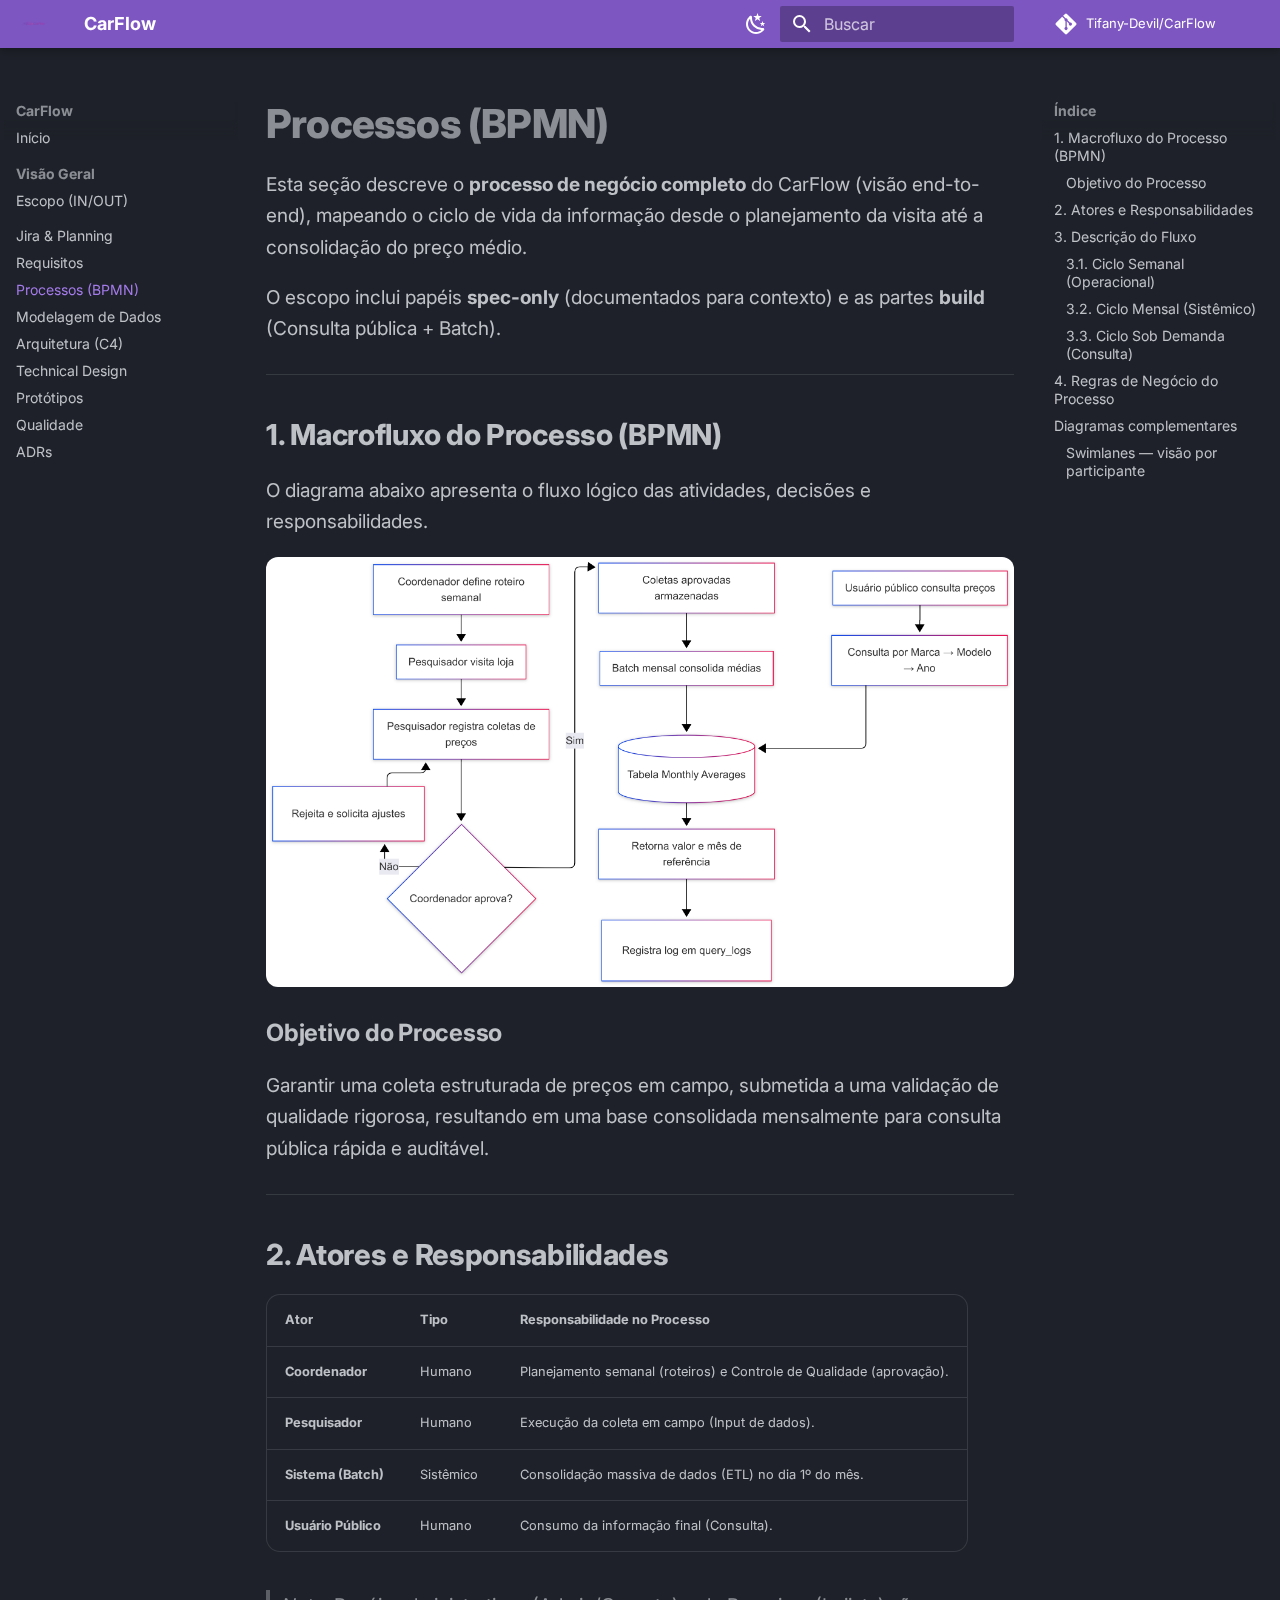
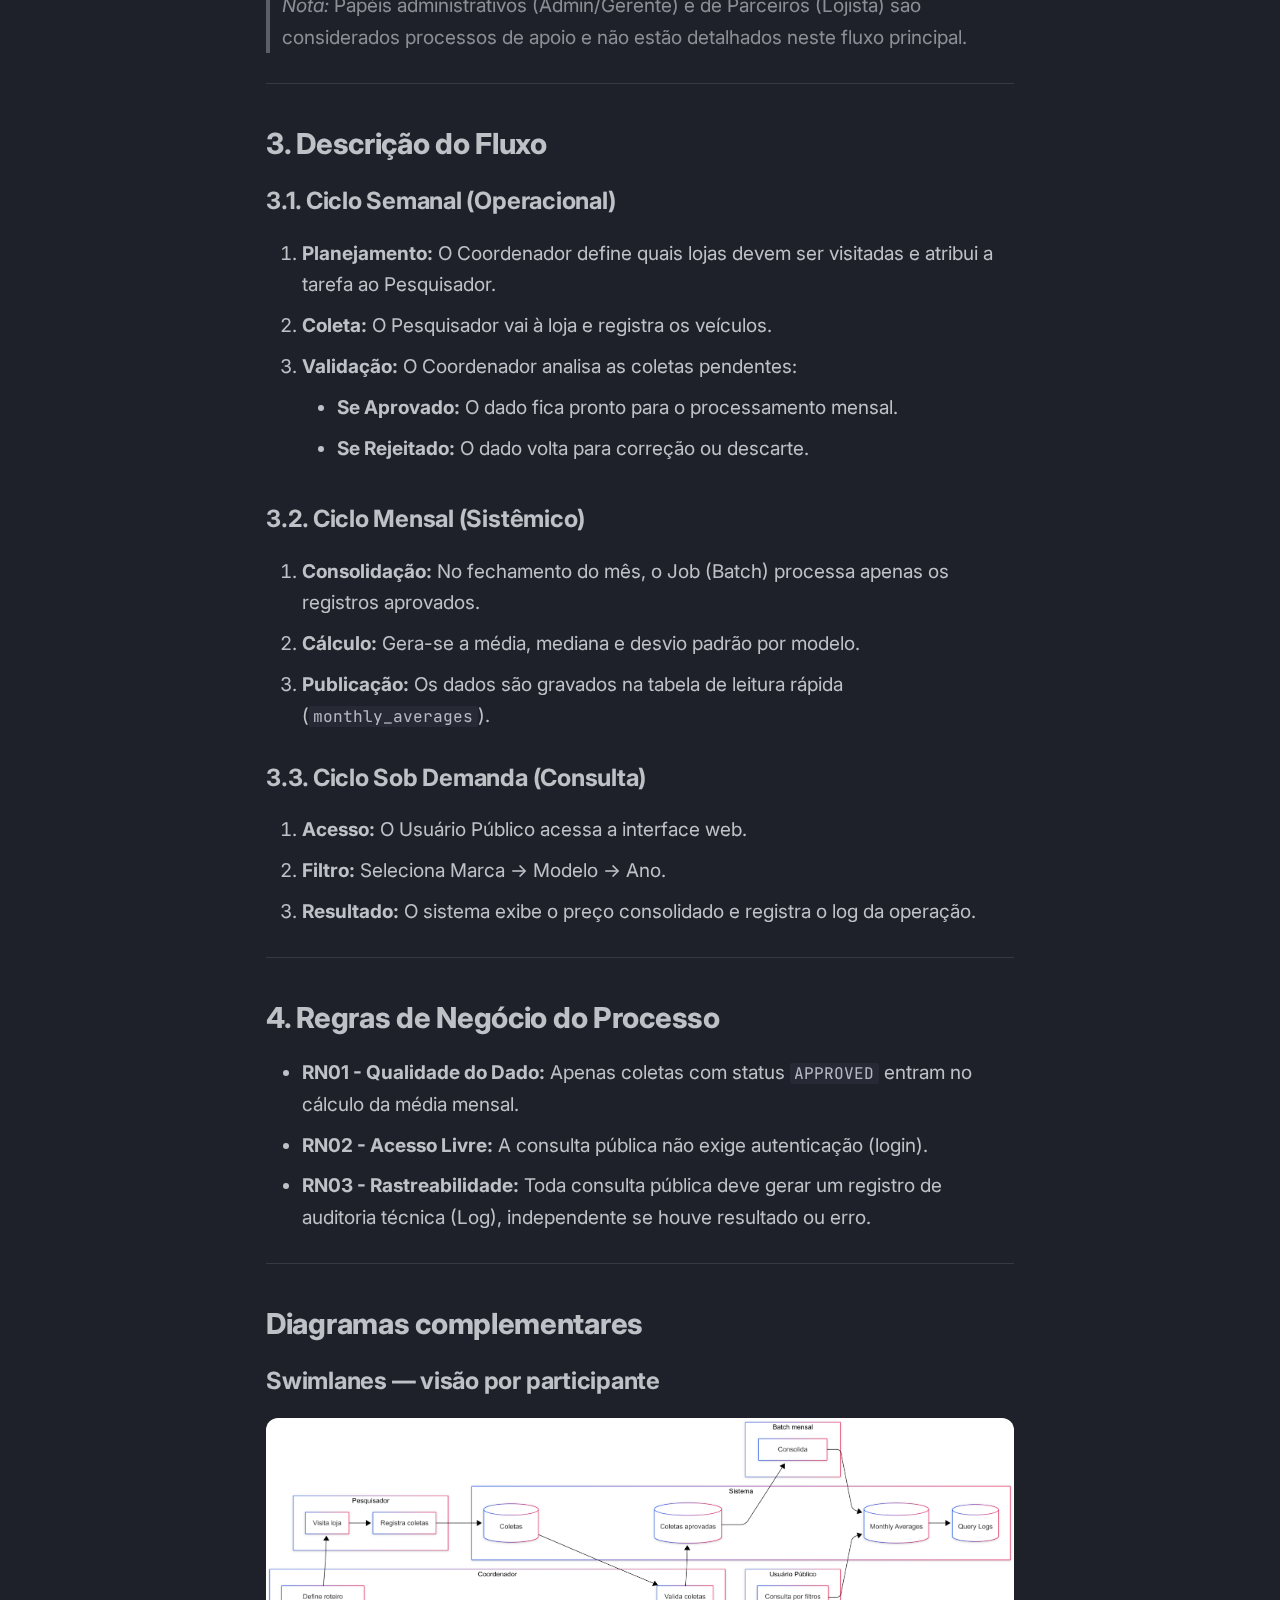
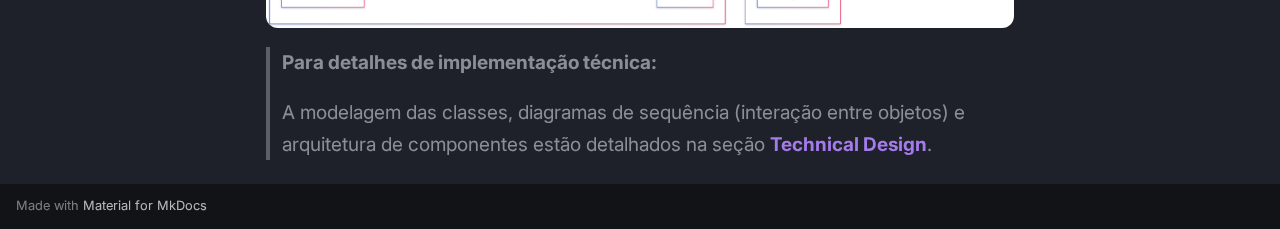
<file: 03-processos-bpmn/index.html>
<!doctype html>
<html lang="pt" class="no-js">
  <head>
    
      <meta charset="utf-8">
      <meta name="viewport" content="width=device-width,initial-scale=1">
      
        <meta name="description" content="Documentação técnica do projeto CarFlow">
      
      
      
        <link rel="canonical" href="https://tifany-devil.github.io/CarFlow/03-processos-bpmn/">
      
      
        <link rel="prev" href="../02-requisitos/">
      
      
        <link rel="next" href="../04-modelagem-dados/">
      
      
      <link rel="icon" href="../assets/images/logo.png">
      <meta name="generator" content="mkdocs-1.5.3, mkdocs-material-9.5.3">
    
    
      
        <title>Processos (BPMN) - CarFlow</title>
      
    
    
      <link rel="stylesheet" href="../assets/stylesheets/main.50c56a3b.min.css">
      
        
        <link rel="stylesheet" href="../assets/stylesheets/palette.06af60db.min.css">
      
      


    
    
      
    
    
      
        
        
        <link rel="preconnect" href="https://fonts.gstatic.com" crossorigin>
        <link rel="stylesheet" href="https://fonts.googleapis.com/css?family=Inter:300,300i,400,400i,700,700i%7CJetBrains+Mono:400,400i,700,700i&display=fallback">
        <style>:root{--md-text-font:"Inter";--md-code-font:"JetBrains Mono"}</style>
      
    
    
      <link rel="stylesheet" href="../stylesheets/extra.css">
    
    <script>__md_scope=new URL("..",location),__md_hash=e=>[...e].reduce((e,_)=>(e<<5)-e+_.charCodeAt(0),0),__md_get=(e,_=localStorage,t=__md_scope)=>JSON.parse(_.getItem(t.pathname+"."+e)),__md_set=(e,_,t=localStorage,a=__md_scope)=>{try{t.setItem(a.pathname+"."+e,JSON.stringify(_))}catch(e){}}</script>
    
      

    
    
    
   <link href="../assets/stylesheets/glightbox.min.css" rel="stylesheet"/><style>
    html.glightbox-open { overflow: initial; height: 100%; }
    .gslide-title { margin-top: 0px; user-select: text; }
    .gslide-desc { color: #666; user-select: text; }
    .gslide-image img { background: white; }
    .gscrollbar-fixer { padding-right: 15px; }
    .gdesc-inner { font-size: 0.75rem; }
    body[data-md-color-scheme="slate"] .gdesc-inner { background: var(--md-default-bg-color);}
    body[data-md-color-scheme="slate"] .gslide-title { color: var(--md-default-fg-color);}
    body[data-md-color-scheme="slate"] .gslide-desc { color: var(--md-default-fg-color);}</style> <script src="../assets/javascripts/glightbox.min.js"></script></head>
  
  
    
    
      
    
    
    
    
    <body dir="ltr" data-md-color-scheme="slate" data-md-color-primary="deep-purple" data-md-color-accent="purple">
  
    
    <input class="md-toggle" data-md-toggle="drawer" type="checkbox" id="__drawer" autocomplete="off">
    <input class="md-toggle" data-md-toggle="search" type="checkbox" id="__search" autocomplete="off">
    <label class="md-overlay" for="__drawer"></label>
    <div data-md-component="skip">
      
        
        <a href="#processos-bpmn" class="md-skip">
          Ir para o conteúdo
        </a>
      
    </div>
    <div data-md-component="announce">
      
    </div>
    
    
      

  

<header class="md-header md-header--shadow" data-md-component="header">
  <nav class="md-header__inner md-grid" aria-label="Cabeçalho">
    <a href=".." title="CarFlow" class="md-header__button md-logo" aria-label="CarFlow" data-md-component="logo">
      
  <img src="../assets/images/logo.png" alt="logo">

    </a>
    <label class="md-header__button md-icon" for="__drawer">
      
      <svg xmlns="http://www.w3.org/2000/svg" viewBox="0 0 24 24"><path d="M3 6h18v2H3V6m0 5h18v2H3v-2m0 5h18v2H3v-2Z"/></svg>
    </label>
    <div class="md-header__title" data-md-component="header-title">
      <div class="md-header__ellipsis">
        <div class="md-header__topic">
          <span class="md-ellipsis">
            CarFlow
          </span>
        </div>
        <div class="md-header__topic" data-md-component="header-topic">
          <span class="md-ellipsis">
            
              Processos (BPMN)
            
          </span>
        </div>
      </div>
    </div>
    
      
        <form class="md-header__option" data-md-component="palette">
  
    
    
    
    <input class="md-option" data-md-color-media="" data-md-color-scheme="slate" data-md-color-primary="deep-purple" data-md-color-accent="purple"  aria-label="Modo escuro"  type="radio" name="__palette" id="__palette_0">
    
      <label class="md-header__button md-icon" title="Modo escuro" for="__palette_1" hidden>
        <svg xmlns="http://www.w3.org/2000/svg" viewBox="0 0 24 24"><path d="m17.75 4.09-2.53 1.94.91 3.06-2.63-1.81-2.63 1.81.91-3.06-2.53-1.94L12.44 4l1.06-3 1.06 3 3.19.09m3.5 6.91-1.64 1.25.59 1.98-1.7-1.17-1.7 1.17.59-1.98L15.75 11l2.06-.05L18.5 9l.69 1.95 2.06.05m-2.28 4.95c.83-.08 1.72 1.1 1.19 1.85-.32.45-.66.87-1.08 1.27C15.17 23 8.84 23 4.94 19.07c-3.91-3.9-3.91-10.24 0-14.14.4-.4.82-.76 1.27-1.08.75-.53 1.93.36 1.85 1.19-.27 2.86.69 5.83 2.89 8.02a9.96 9.96 0 0 0 8.02 2.89m-1.64 2.02a12.08 12.08 0 0 1-7.8-3.47c-2.17-2.19-3.33-5-3.49-7.82-2.81 3.14-2.7 7.96.31 10.98 3.02 3.01 7.84 3.12 10.98.31Z"/></svg>
      </label>
    
  
    
    
    
    <input class="md-option" data-md-color-media="" data-md-color-scheme="default" data-md-color-primary="deep-purple" data-md-color-accent="purple"  aria-label="Modo claro"  type="radio" name="__palette" id="__palette_1">
    
      <label class="md-header__button md-icon" title="Modo claro" for="__palette_0" hidden>
        <svg xmlns="http://www.w3.org/2000/svg" viewBox="0 0 24 24"><path d="M12 7a5 5 0 0 1 5 5 5 5 0 0 1-5 5 5 5 0 0 1-5-5 5 5 0 0 1 5-5m0 2a3 3 0 0 0-3 3 3 3 0 0 0 3 3 3 3 0 0 0 3-3 3 3 0 0 0-3-3m0-7 2.39 3.42C13.65 5.15 12.84 5 12 5c-.84 0-1.65.15-2.39.42L12 2M3.34 7l4.16-.35A7.2 7.2 0 0 0 5.94 8.5c-.44.74-.69 1.5-.83 2.29L3.34 7m.02 10 1.76-3.77a7.131 7.131 0 0 0 2.38 4.14L3.36 17M20.65 7l-1.77 3.79a7.023 7.023 0 0 0-2.38-4.15l4.15.36m-.01 10-4.14.36c.59-.51 1.12-1.14 1.54-1.86.42-.73.69-1.5.83-2.29L20.64 17M12 22l-2.41-3.44c.74.27 1.55.44 2.41.44.82 0 1.63-.17 2.37-.44L12 22Z"/></svg>
      </label>
    
  
</form>
      
    
    
      <script>var media,input,key,value,palette=__md_get("__palette");if(palette&&palette.color){"(prefers-color-scheme)"===palette.color.media&&(media=matchMedia("(prefers-color-scheme: light)"),input=document.querySelector(media.matches?"[data-md-color-media='(prefers-color-scheme: light)']":"[data-md-color-media='(prefers-color-scheme: dark)']"),palette.color.media=input.getAttribute("data-md-color-media"),palette.color.scheme=input.getAttribute("data-md-color-scheme"),palette.color.primary=input.getAttribute("data-md-color-primary"),palette.color.accent=input.getAttribute("data-md-color-accent"));for([key,value]of Object.entries(palette.color))document.body.setAttribute("data-md-color-"+key,value)}</script>
    
    
    
      <label class="md-header__button md-icon" for="__search">
        
        <svg xmlns="http://www.w3.org/2000/svg" viewBox="0 0 24 24"><path d="M9.5 3A6.5 6.5 0 0 1 16 9.5c0 1.61-.59 3.09-1.56 4.23l.27.27h.79l5 5-1.5 1.5-5-5v-.79l-.27-.27A6.516 6.516 0 0 1 9.5 16 6.5 6.5 0 0 1 3 9.5 6.5 6.5 0 0 1 9.5 3m0 2C7 5 5 7 5 9.5S7 14 9.5 14 14 12 14 9.5 12 5 9.5 5Z"/></svg>
      </label>
      <div class="md-search" data-md-component="search" role="dialog">
  <label class="md-search__overlay" for="__search"></label>
  <div class="md-search__inner" role="search">
    <form class="md-search__form" name="search">
      <input type="text" class="md-search__input" name="query" aria-label="Buscar" placeholder="Buscar" autocapitalize="off" autocorrect="off" autocomplete="off" spellcheck="false" data-md-component="search-query" required>
      <label class="md-search__icon md-icon" for="__search">
        
        <svg xmlns="http://www.w3.org/2000/svg" viewBox="0 0 24 24"><path d="M9.5 3A6.5 6.5 0 0 1 16 9.5c0 1.61-.59 3.09-1.56 4.23l.27.27h.79l5 5-1.5 1.5-5-5v-.79l-.27-.27A6.516 6.516 0 0 1 9.5 16 6.5 6.5 0 0 1 3 9.5 6.5 6.5 0 0 1 9.5 3m0 2C7 5 5 7 5 9.5S7 14 9.5 14 14 12 14 9.5 12 5 9.5 5Z"/></svg>
        
        <svg xmlns="http://www.w3.org/2000/svg" viewBox="0 0 24 24"><path d="M20 11v2H8l5.5 5.5-1.42 1.42L4.16 12l7.92-7.92L13.5 5.5 8 11h12Z"/></svg>
      </label>
      <nav class="md-search__options" aria-label="Pesquisar">
        
        <button type="reset" class="md-search__icon md-icon" title="Limpar" aria-label="Limpar" tabindex="-1">
          
          <svg xmlns="http://www.w3.org/2000/svg" viewBox="0 0 24 24"><path d="M19 6.41 17.59 5 12 10.59 6.41 5 5 6.41 10.59 12 5 17.59 6.41 19 12 13.41 17.59 19 19 17.59 13.41 12 19 6.41Z"/></svg>
        </button>
      </nav>
      
        <div class="md-search__suggest" data-md-component="search-suggest"></div>
      
    </form>
    <div class="md-search__output">
      <div class="md-search__scrollwrap" data-md-scrollfix>
        <div class="md-search-result" data-md-component="search-result">
          <div class="md-search-result__meta">
            Inicializando a pesquisa
          </div>
          <ol class="md-search-result__list" role="presentation"></ol>
        </div>
      </div>
    </div>
  </div>
</div>
    
    
      <div class="md-header__source">
        <a href="https://github.com/Tifany-Devil/CarFlow" title="Ir ao repositório" class="md-source" data-md-component="source">
  <div class="md-source__icon md-icon">
    
    <svg xmlns="http://www.w3.org/2000/svg" viewBox="0 0 448 512"><!--! Font Awesome Free 6.5.1 by @fontawesome - https://fontawesome.com License - https://fontawesome.com/license/free (Icons: CC BY 4.0, Fonts: SIL OFL 1.1, Code: MIT License) Copyright 2023 Fonticons, Inc.--><path d="M439.55 236.05 244 40.45a28.87 28.87 0 0 0-40.81 0l-40.66 40.63 51.52 51.52c27.06-9.14 52.68 16.77 43.39 43.68l49.66 49.66c34.23-11.8 61.18 31 35.47 56.69-26.49 26.49-70.21-2.87-56-37.34L240.22 199v121.85c25.3 12.54 22.26 41.85 9.08 55a34.34 34.34 0 0 1-48.55 0c-17.57-17.6-11.07-46.91 11.25-56v-123c-20.8-8.51-24.6-30.74-18.64-45L142.57 101 8.45 235.14a28.86 28.86 0 0 0 0 40.81l195.61 195.6a28.86 28.86 0 0 0 40.8 0l194.69-194.69a28.86 28.86 0 0 0 0-40.81z"/></svg>
  </div>
  <div class="md-source__repository">
    Tifany-Devil/CarFlow
  </div>
</a>
      </div>
    
  </nav>
  
</header>
    
    <div class="md-container" data-md-component="container">
      
      
        
          
        
      
      <main class="md-main" data-md-component="main">
        <div class="md-main__inner md-grid">
          
            
              
              <div class="md-sidebar md-sidebar--primary" data-md-component="sidebar" data-md-type="navigation" >
                <div class="md-sidebar__scrollwrap">
                  <div class="md-sidebar__inner">
                    



<nav class="md-nav md-nav--primary" aria-label="Navegação" data-md-level="0">
  <label class="md-nav__title" for="__drawer">
    <a href=".." title="CarFlow" class="md-nav__button md-logo" aria-label="CarFlow" data-md-component="logo">
      
  <img src="../assets/images/logo.png" alt="logo">

    </a>
    CarFlow
  </label>
  
    <div class="md-nav__source">
      <a href="https://github.com/Tifany-Devil/CarFlow" title="Ir ao repositório" class="md-source" data-md-component="source">
  <div class="md-source__icon md-icon">
    
    <svg xmlns="http://www.w3.org/2000/svg" viewBox="0 0 448 512"><!--! Font Awesome Free 6.5.1 by @fontawesome - https://fontawesome.com License - https://fontawesome.com/license/free (Icons: CC BY 4.0, Fonts: SIL OFL 1.1, Code: MIT License) Copyright 2023 Fonticons, Inc.--><path d="M439.55 236.05 244 40.45a28.87 28.87 0 0 0-40.81 0l-40.66 40.63 51.52 51.52c27.06-9.14 52.68 16.77 43.39 43.68l49.66 49.66c34.23-11.8 61.18 31 35.47 56.69-26.49 26.49-70.21-2.87-56-37.34L240.22 199v121.85c25.3 12.54 22.26 41.85 9.08 55a34.34 34.34 0 0 1-48.55 0c-17.57-17.6-11.07-46.91 11.25-56v-123c-20.8-8.51-24.6-30.74-18.64-45L142.57 101 8.45 235.14a28.86 28.86 0 0 0 0 40.81l195.61 195.6a28.86 28.86 0 0 0 40.8 0l194.69-194.69a28.86 28.86 0 0 0 0-40.81z"/></svg>
  </div>
  <div class="md-source__repository">
    Tifany-Devil/CarFlow
  </div>
</a>
    </div>
  
  <ul class="md-nav__list" data-md-scrollfix>
    
      
      
  
  
  
  
    <li class="md-nav__item">
      <a href=".." class="md-nav__link">
        
  
  <span class="md-ellipsis">
    Início
  </span>
  

      </a>
    </li>
  

    
      
      
  
  
  
  
    
    
    
    
    
      
      
    
    <li class="md-nav__item md-nav__item--section md-nav__item--nested">
      
        
        
        
        <input class="md-nav__toggle md-toggle " type="checkbox" id="__nav_2" >
        
          
          <label class="md-nav__link" for="__nav_2" id="__nav_2_label" tabindex="">
            
  
  <span class="md-ellipsis">
    Visão Geral
  </span>
  

            <span class="md-nav__icon md-icon"></span>
          </label>
        
        <nav class="md-nav" data-md-level="1" aria-labelledby="__nav_2_label" aria-expanded="false">
          <label class="md-nav__title" for="__nav_2">
            <span class="md-nav__icon md-icon"></span>
            Visão Geral
          </label>
          <ul class="md-nav__list" data-md-scrollfix>
            
              
                
  
  
  
  
    <li class="md-nav__item">
      <a href="../01-visao-geral/escopo/" class="md-nav__link">
        
  
  <span class="md-ellipsis">
    Escopo (IN/OUT)
  </span>
  

      </a>
    </li>
  

              
            
          </ul>
        </nav>
      
    </li>
  

    
      
      
  
  
  
  
    <li class="md-nav__item">
      <a href="../09-jira/" class="md-nav__link">
        
  
  <span class="md-ellipsis">
    Jira & Planning
  </span>
  

      </a>
    </li>
  

    
      
      
  
  
  
  
    <li class="md-nav__item">
      <a href="../02-requisitos/" class="md-nav__link">
        
  
  <span class="md-ellipsis">
    Requisitos
  </span>
  

      </a>
    </li>
  

    
      
      
  
  
    
  
  
  
    <li class="md-nav__item md-nav__item--active">
      
      <input class="md-nav__toggle md-toggle" type="checkbox" id="__toc">
      
      
        
      
      
        <label class="md-nav__link md-nav__link--active" for="__toc">
          
  
  <span class="md-ellipsis">
    Processos (BPMN)
  </span>
  

          <span class="md-nav__icon md-icon"></span>
        </label>
      
      <a href="./" class="md-nav__link md-nav__link--active">
        
  
  <span class="md-ellipsis">
    Processos (BPMN)
  </span>
  

      </a>
      
        

<nav class="md-nav md-nav--secondary" aria-label="Índice">
  
  
  
    
  
  
    <label class="md-nav__title" for="__toc">
      <span class="md-nav__icon md-icon"></span>
      Índice
    </label>
    <ul class="md-nav__list" data-md-component="toc" data-md-scrollfix>
      
        <li class="md-nav__item">
  <a href="#1-macrofluxo-do-processo-bpmn" class="md-nav__link">
    <span class="md-ellipsis">
      1. Macrofluxo do Processo (BPMN)
    </span>
  </a>
  
    <nav class="md-nav" aria-label="1. Macrofluxo do Processo (BPMN)">
      <ul class="md-nav__list">
        
          <li class="md-nav__item">
  <a href="#objetivo-do-processo" class="md-nav__link">
    <span class="md-ellipsis">
      Objetivo do Processo
    </span>
  </a>
  
</li>
        
      </ul>
    </nav>
  
</li>
      
        <li class="md-nav__item">
  <a href="#2-atores-e-responsabilidades" class="md-nav__link">
    <span class="md-ellipsis">
      2. Atores e Responsabilidades
    </span>
  </a>
  
</li>
      
        <li class="md-nav__item">
  <a href="#3-descricao-do-fluxo" class="md-nav__link">
    <span class="md-ellipsis">
      3. Descrição do Fluxo
    </span>
  </a>
  
    <nav class="md-nav" aria-label="3. Descrição do Fluxo">
      <ul class="md-nav__list">
        
          <li class="md-nav__item">
  <a href="#31-ciclo-semanal-operacional" class="md-nav__link">
    <span class="md-ellipsis">
      3.1. Ciclo Semanal (Operacional)
    </span>
  </a>
  
</li>
        
          <li class="md-nav__item">
  <a href="#32-ciclo-mensal-sistemico" class="md-nav__link">
    <span class="md-ellipsis">
      3.2. Ciclo Mensal (Sistêmico)
    </span>
  </a>
  
</li>
        
          <li class="md-nav__item">
  <a href="#33-ciclo-sob-demanda-consulta" class="md-nav__link">
    <span class="md-ellipsis">
      3.3. Ciclo Sob Demanda (Consulta)
    </span>
  </a>
  
</li>
        
      </ul>
    </nav>
  
</li>
      
        <li class="md-nav__item">
  <a href="#4-regras-de-negocio-do-processo" class="md-nav__link">
    <span class="md-ellipsis">
      4. Regras de Negócio do Processo
    </span>
  </a>
  
</li>
      
        <li class="md-nav__item">
  <a href="#diagramas-complementares" class="md-nav__link">
    <span class="md-ellipsis">
      Diagramas complementares
    </span>
  </a>
  
    <nav class="md-nav" aria-label="Diagramas complementares">
      <ul class="md-nav__list">
        
          <li class="md-nav__item">
  <a href="#swimlanes-visao-por-participante" class="md-nav__link">
    <span class="md-ellipsis">
      Swimlanes — visão por participante
    </span>
  </a>
  
</li>
        
      </ul>
    </nav>
  
</li>
      
    </ul>
  
</nav>
      
    </li>
  

    
      
      
  
  
  
  
    <li class="md-nav__item">
      <a href="../04-modelagem-dados/" class="md-nav__link">
        
  
  <span class="md-ellipsis">
    Modelagem de Dados
  </span>
  

      </a>
    </li>
  

    
      
      
  
  
  
  
    <li class="md-nav__item">
      <a href="../05-arquitetura/" class="md-nav__link">
        
  
  <span class="md-ellipsis">
    Arquitetura (C4)
  </span>
  

      </a>
    </li>
  

    
      
      
  
  
  
  
    <li class="md-nav__item">
      <a href="../06-technical-design/" class="md-nav__link">
        
  
  <span class="md-ellipsis">
    Technical Design
  </span>
  

      </a>
    </li>
  

    
      
      
  
  
  
  
    <li class="md-nav__item">
      <a href="../10-prototipos/" class="md-nav__link">
        
  
  <span class="md-ellipsis">
    Protótipos
  </span>
  

      </a>
    </li>
  

    
      
      
  
  
  
  
    <li class="md-nav__item">
      <a href="../07-qualidade/" class="md-nav__link">
        
  
  <span class="md-ellipsis">
    Qualidade
  </span>
  

      </a>
    </li>
  

    
      
      
  
  
  
  
    <li class="md-nav__item">
      <a href="../08-adr/" class="md-nav__link">
        
  
  <span class="md-ellipsis">
    ADRs
  </span>
  

      </a>
    </li>
  

    
  </ul>
</nav>
                  </div>
                </div>
              </div>
            
            
              
              <div class="md-sidebar md-sidebar--secondary" data-md-component="sidebar" data-md-type="toc" >
                <div class="md-sidebar__scrollwrap">
                  <div class="md-sidebar__inner">
                    

<nav class="md-nav md-nav--secondary" aria-label="Índice">
  
  
  
    
  
  
    <label class="md-nav__title" for="__toc">
      <span class="md-nav__icon md-icon"></span>
      Índice
    </label>
    <ul class="md-nav__list" data-md-component="toc" data-md-scrollfix>
      
        <li class="md-nav__item">
  <a href="#1-macrofluxo-do-processo-bpmn" class="md-nav__link">
    <span class="md-ellipsis">
      1. Macrofluxo do Processo (BPMN)
    </span>
  </a>
  
    <nav class="md-nav" aria-label="1. Macrofluxo do Processo (BPMN)">
      <ul class="md-nav__list">
        
          <li class="md-nav__item">
  <a href="#objetivo-do-processo" class="md-nav__link">
    <span class="md-ellipsis">
      Objetivo do Processo
    </span>
  </a>
  
</li>
        
      </ul>
    </nav>
  
</li>
      
        <li class="md-nav__item">
  <a href="#2-atores-e-responsabilidades" class="md-nav__link">
    <span class="md-ellipsis">
      2. Atores e Responsabilidades
    </span>
  </a>
  
</li>
      
        <li class="md-nav__item">
  <a href="#3-descricao-do-fluxo" class="md-nav__link">
    <span class="md-ellipsis">
      3. Descrição do Fluxo
    </span>
  </a>
  
    <nav class="md-nav" aria-label="3. Descrição do Fluxo">
      <ul class="md-nav__list">
        
          <li class="md-nav__item">
  <a href="#31-ciclo-semanal-operacional" class="md-nav__link">
    <span class="md-ellipsis">
      3.1. Ciclo Semanal (Operacional)
    </span>
  </a>
  
</li>
        
          <li class="md-nav__item">
  <a href="#32-ciclo-mensal-sistemico" class="md-nav__link">
    <span class="md-ellipsis">
      3.2. Ciclo Mensal (Sistêmico)
    </span>
  </a>
  
</li>
        
          <li class="md-nav__item">
  <a href="#33-ciclo-sob-demanda-consulta" class="md-nav__link">
    <span class="md-ellipsis">
      3.3. Ciclo Sob Demanda (Consulta)
    </span>
  </a>
  
</li>
        
      </ul>
    </nav>
  
</li>
      
        <li class="md-nav__item">
  <a href="#4-regras-de-negocio-do-processo" class="md-nav__link">
    <span class="md-ellipsis">
      4. Regras de Negócio do Processo
    </span>
  </a>
  
</li>
      
        <li class="md-nav__item">
  <a href="#diagramas-complementares" class="md-nav__link">
    <span class="md-ellipsis">
      Diagramas complementares
    </span>
  </a>
  
    <nav class="md-nav" aria-label="Diagramas complementares">
      <ul class="md-nav__list">
        
          <li class="md-nav__item">
  <a href="#swimlanes-visao-por-participante" class="md-nav__link">
    <span class="md-ellipsis">
      Swimlanes — visão por participante
    </span>
  </a>
  
</li>
        
      </ul>
    </nav>
  
</li>
      
    </ul>
  
</nav>
                  </div>
                </div>
              </div>
            
          
          
            <div class="md-content" data-md-component="content">
              <article class="md-content__inner md-typeset">
                
                  

  
  


<h1 id="processos-bpmn">Processos (BPMN)<a class="headerlink" href="#processos-bpmn" title="Permanent link">&para;</a></h1>
<p>Esta seção descreve o <strong>processo de negócio completo</strong> do CarFlow (visão end-to-end), mapeando o ciclo de vida da informação desde o planejamento da visita até a consolidação do preço médio.</p>
<p>O escopo inclui papéis <strong>spec-only</strong> (documentados para contexto) e as partes <strong>build</strong> (Consulta pública + Batch).</p>
<hr />
<h2 id="1-macrofluxo-do-processo-bpmn">1. Macrofluxo do Processo (BPMN)<a class="headerlink" href="#1-macrofluxo-do-processo-bpmn" title="Permanent link">&para;</a></h2>
<p>O diagrama abaixo apresenta o fluxo lógico das atividades, decisões e responsabilidades.</p>
<p><a class="glightbox" href="../assets/diagrams/bpmn-processo.png"><img alt="BPMN - Processo completo" src="../assets/diagrams/bpmn-processo.png" width="800" /></a></p>
<h3 id="objetivo-do-processo">Objetivo do Processo<a class="headerlink" href="#objetivo-do-processo" title="Permanent link">&para;</a></h3>
<p>Garantir uma coleta estruturada de preços em campo, submetida a uma validação de qualidade rigorosa, resultando em uma base consolidada mensalmente para consulta pública rápida e auditável.</p>
<hr />
<h2 id="2-atores-e-responsabilidades">2. Atores e Responsabilidades<a class="headerlink" href="#2-atores-e-responsabilidades" title="Permanent link">&para;</a></h2>
<table>
<thead>
<tr>
<th style="text-align: left;">Ator</th>
<th style="text-align: left;">Tipo</th>
<th style="text-align: left;">Responsabilidade no Processo</th>
</tr>
</thead>
<tbody>
<tr>
<td style="text-align: left;"><strong>Coordenador</strong></td>
<td style="text-align: left;">Humano</td>
<td style="text-align: left;">Planejamento semanal (roteiros) e Controle de Qualidade (aprovação).</td>
</tr>
<tr>
<td style="text-align: left;"><strong>Pesquisador</strong></td>
<td style="text-align: left;">Humano</td>
<td style="text-align: left;">Execução da coleta em campo (Input de dados).</td>
</tr>
<tr>
<td style="text-align: left;"><strong>Sistema (Batch)</strong></td>
<td style="text-align: left;">Sistêmico</td>
<td style="text-align: left;">Consolidação massiva de dados (ETL) no dia 1º do mês.</td>
</tr>
<tr>
<td style="text-align: left;"><strong>Usuário Público</strong></td>
<td style="text-align: left;">Humano</td>
<td style="text-align: left;">Consumo da informação final (Consulta).</td>
</tr>
</tbody>
</table>
<blockquote>
<p><em>Nota:</em> Papéis administrativos (Admin/Gerente) e de Parceiros (Lojista) são considerados processos de apoio e não estão detalhados neste fluxo principal.</p>
</blockquote>
<hr />
<h2 id="3-descricao-do-fluxo">3. Descrição do Fluxo<a class="headerlink" href="#3-descricao-do-fluxo" title="Permanent link">&para;</a></h2>
<h3 id="31-ciclo-semanal-operacional">3.1. Ciclo Semanal (Operacional)<a class="headerlink" href="#31-ciclo-semanal-operacional" title="Permanent link">&para;</a></h3>
<ol>
<li><strong>Planejamento:</strong> O Coordenador define quais lojas devem ser visitadas e atribui a tarefa ao Pesquisador.</li>
<li><strong>Coleta:</strong> O Pesquisador vai à loja e registra os veículos.</li>
<li><strong>Validação:</strong> O Coordenador analisa as coletas pendentes:<ul>
<li><strong>Se Aprovado:</strong> O dado fica pronto para o processamento mensal.</li>
<li><strong>Se Rejeitado:</strong> O dado volta para correção ou descarte.</li>
</ul>
</li>
</ol>
<h3 id="32-ciclo-mensal-sistemico">3.2. Ciclo Mensal (Sistêmico)<a class="headerlink" href="#32-ciclo-mensal-sistemico" title="Permanent link">&para;</a></h3>
<ol>
<li><strong>Consolidação:</strong> No fechamento do mês, o Job (Batch) processa apenas os registros aprovados.</li>
<li><strong>Cálculo:</strong> Gera-se a média, mediana e desvio padrão por modelo.</li>
<li><strong>Publicação:</strong> Os dados são gravados na tabela de leitura rápida (<code>monthly_averages</code>).</li>
</ol>
<h3 id="33-ciclo-sob-demanda-consulta">3.3. Ciclo Sob Demanda (Consulta)<a class="headerlink" href="#33-ciclo-sob-demanda-consulta" title="Permanent link">&para;</a></h3>
<ol>
<li><strong>Acesso:</strong> O Usuário Público acessa a interface web.</li>
<li><strong>Filtro:</strong> Seleciona Marca → Modelo → Ano.</li>
<li><strong>Resultado:</strong> O sistema exibe o preço consolidado e registra o log da operação.</li>
</ol>
<hr />
<h2 id="4-regras-de-negocio-do-processo">4. Regras de Negócio do Processo<a class="headerlink" href="#4-regras-de-negocio-do-processo" title="Permanent link">&para;</a></h2>
<ul>
<li><strong>RN01 - Qualidade do Dado:</strong> Apenas coletas com status <code>APPROVED</code> entram no cálculo da média mensal.</li>
<li><strong>RN02 - Acesso Livre:</strong> A consulta pública não exige autenticação (login).</li>
<li><strong>RN03 - Rastreabilidade:</strong> Toda consulta pública deve gerar um registro de auditoria técnica (Log), independente se houve resultado ou erro.</li>
</ul>
<hr />
<h2 id="diagramas-complementares">Diagramas complementares<a class="headerlink" href="#diagramas-complementares" title="Permanent link">&para;</a></h2>
<h3 id="swimlanes-visao-por-participante">Swimlanes — visão por participante<a class="headerlink" href="#swimlanes-visao-por-participante" title="Permanent link">&para;</a></h3>
<p><a class="glightbox" href="../assets/diagrams/swimlanes-processo.png"><img alt="Swimlanes do processo" src="../assets/diagrams/swimlanes-processo.png" width="820" /></a></p>
<blockquote>
<p><strong>Para detalhes de implementação técnica:</strong></p>
<p>A modelagem das classes, diagramas de sequência (interação entre objetos) e arquitetura de componentes estão detalhados na seção <strong><a href="../06-technical-design/">Technical Design</a></strong>.</p>
</blockquote>












                
              </article>
            </div>
          
          
<script>var target=document.getElementById(location.hash.slice(1));target&&target.name&&(target.checked=target.name.startsWith("__tabbed_"))</script>
        </div>
        
      </main>
      
        <footer class="md-footer">
  
  <div class="md-footer-meta md-typeset">
    <div class="md-footer-meta__inner md-grid">
      <div class="md-copyright">
  
  
    Made with
    <a href="https://squidfunk.github.io/mkdocs-material/" target="_blank" rel="noopener">
      Material for MkDocs
    </a>
  
</div>
      
    </div>
  </div>
</footer>
      
    </div>
    <div class="md-dialog" data-md-component="dialog">
      <div class="md-dialog__inner md-typeset"></div>
    </div>
    
    
    <script id="__config" type="application/json">{"base": "..", "features": ["navigation.instant", "navigation.tracking", "navigation.sections", "toc.follow", "content.code.copy", "search.suggest", "search.highlight"], "search": "../assets/javascripts/workers/search.f886a092.min.js", "translations": {"clipboard.copied": "Copiado para \u00e1rea de transfer\u00eancia", "clipboard.copy": "Copiar para \u00e1rea de transfer\u00eancia", "search.result.more.one": "Mais 1 nesta p\u00e1gina", "search.result.more.other": "Mais # nesta p\u00e1gina", "search.result.none": "Nenhum resultado encontrado", "search.result.one": "1 resultado encontrado", "search.result.other": "# resultados encontrados", "search.result.placeholder": "Digite para iniciar a busca", "search.result.term.missing": "Ausente", "select.version": "Selecione a vers\u00e3o"}}</script>
    
    
      <script src="../assets/javascripts/bundle.d7c377c4.min.js"></script>
      
    
  <script>document$.subscribe(() => {const lightbox = GLightbox({"touchNavigation": true, "loop": false, "zoomable": true, "draggable": true, "openEffect": "zoom", "closeEffect": "zoom", "slideEffect": "slide"});})</script></body>
</html>
</file>
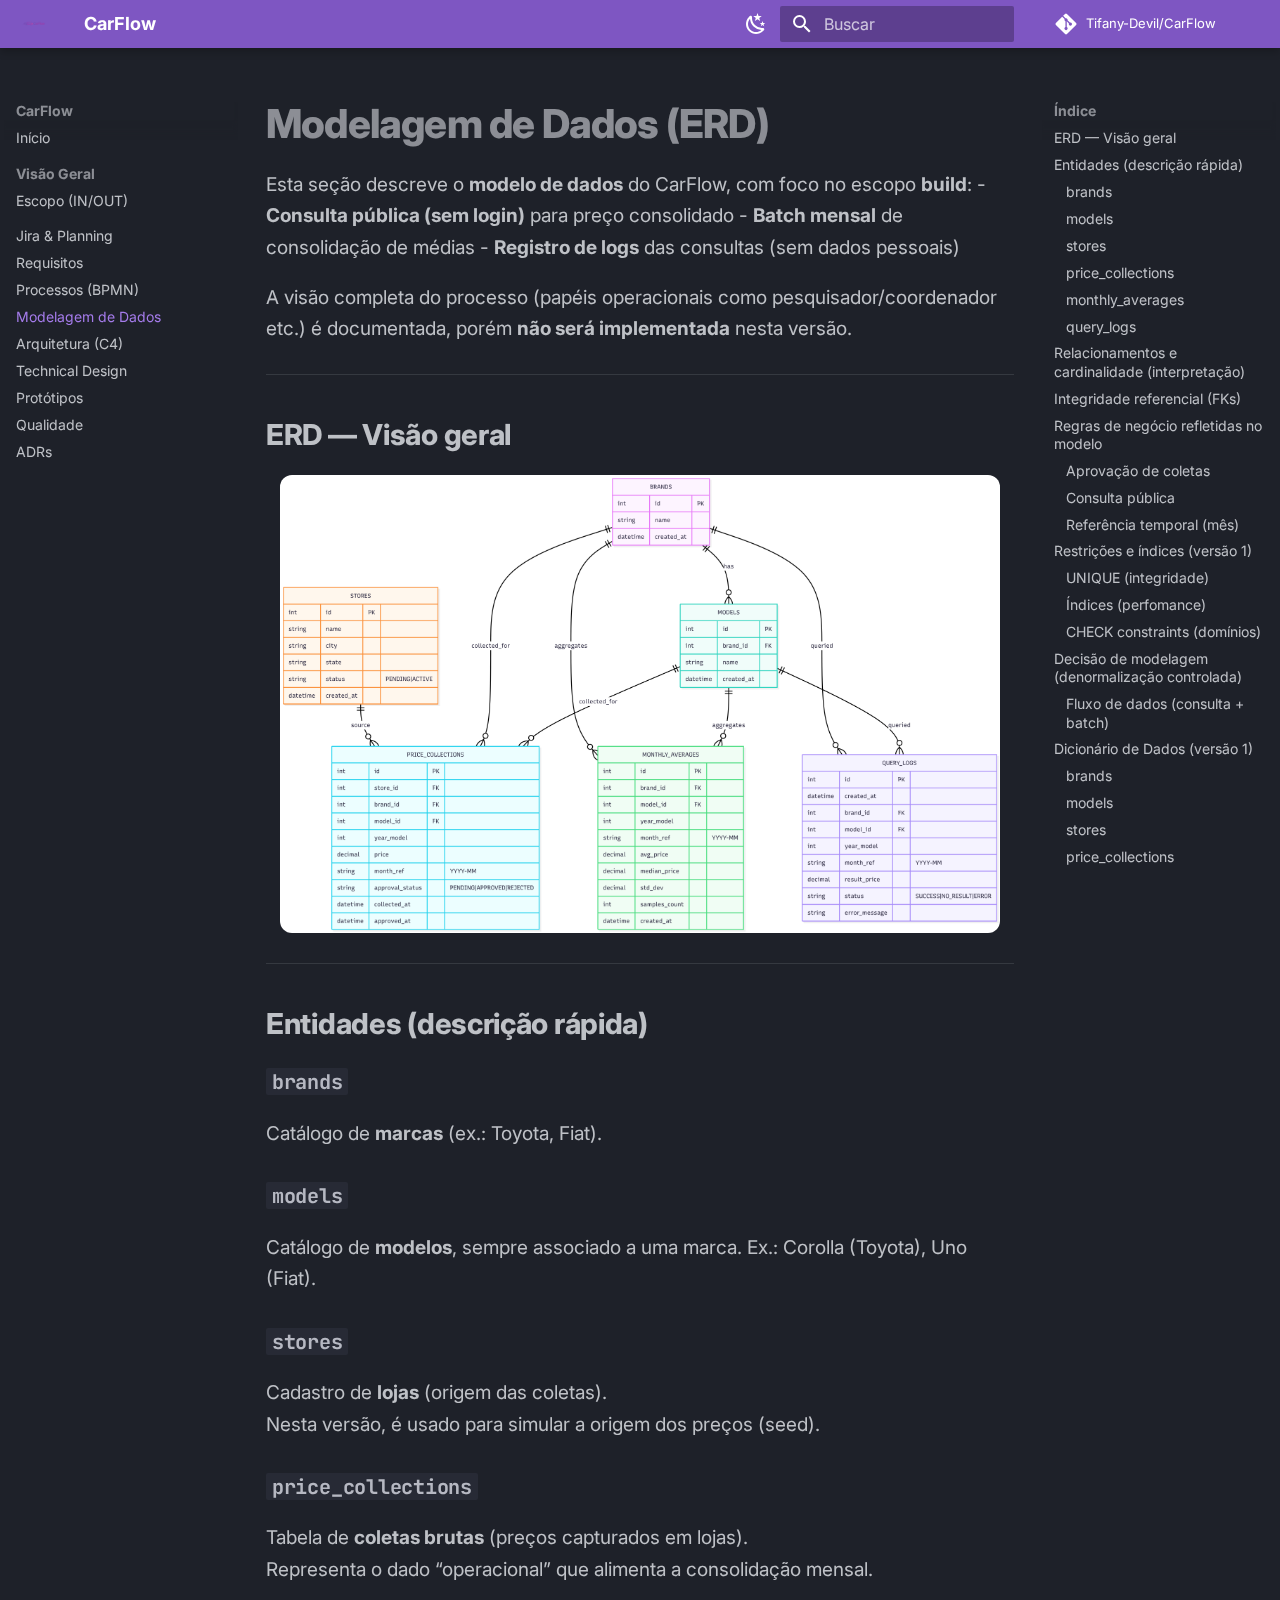
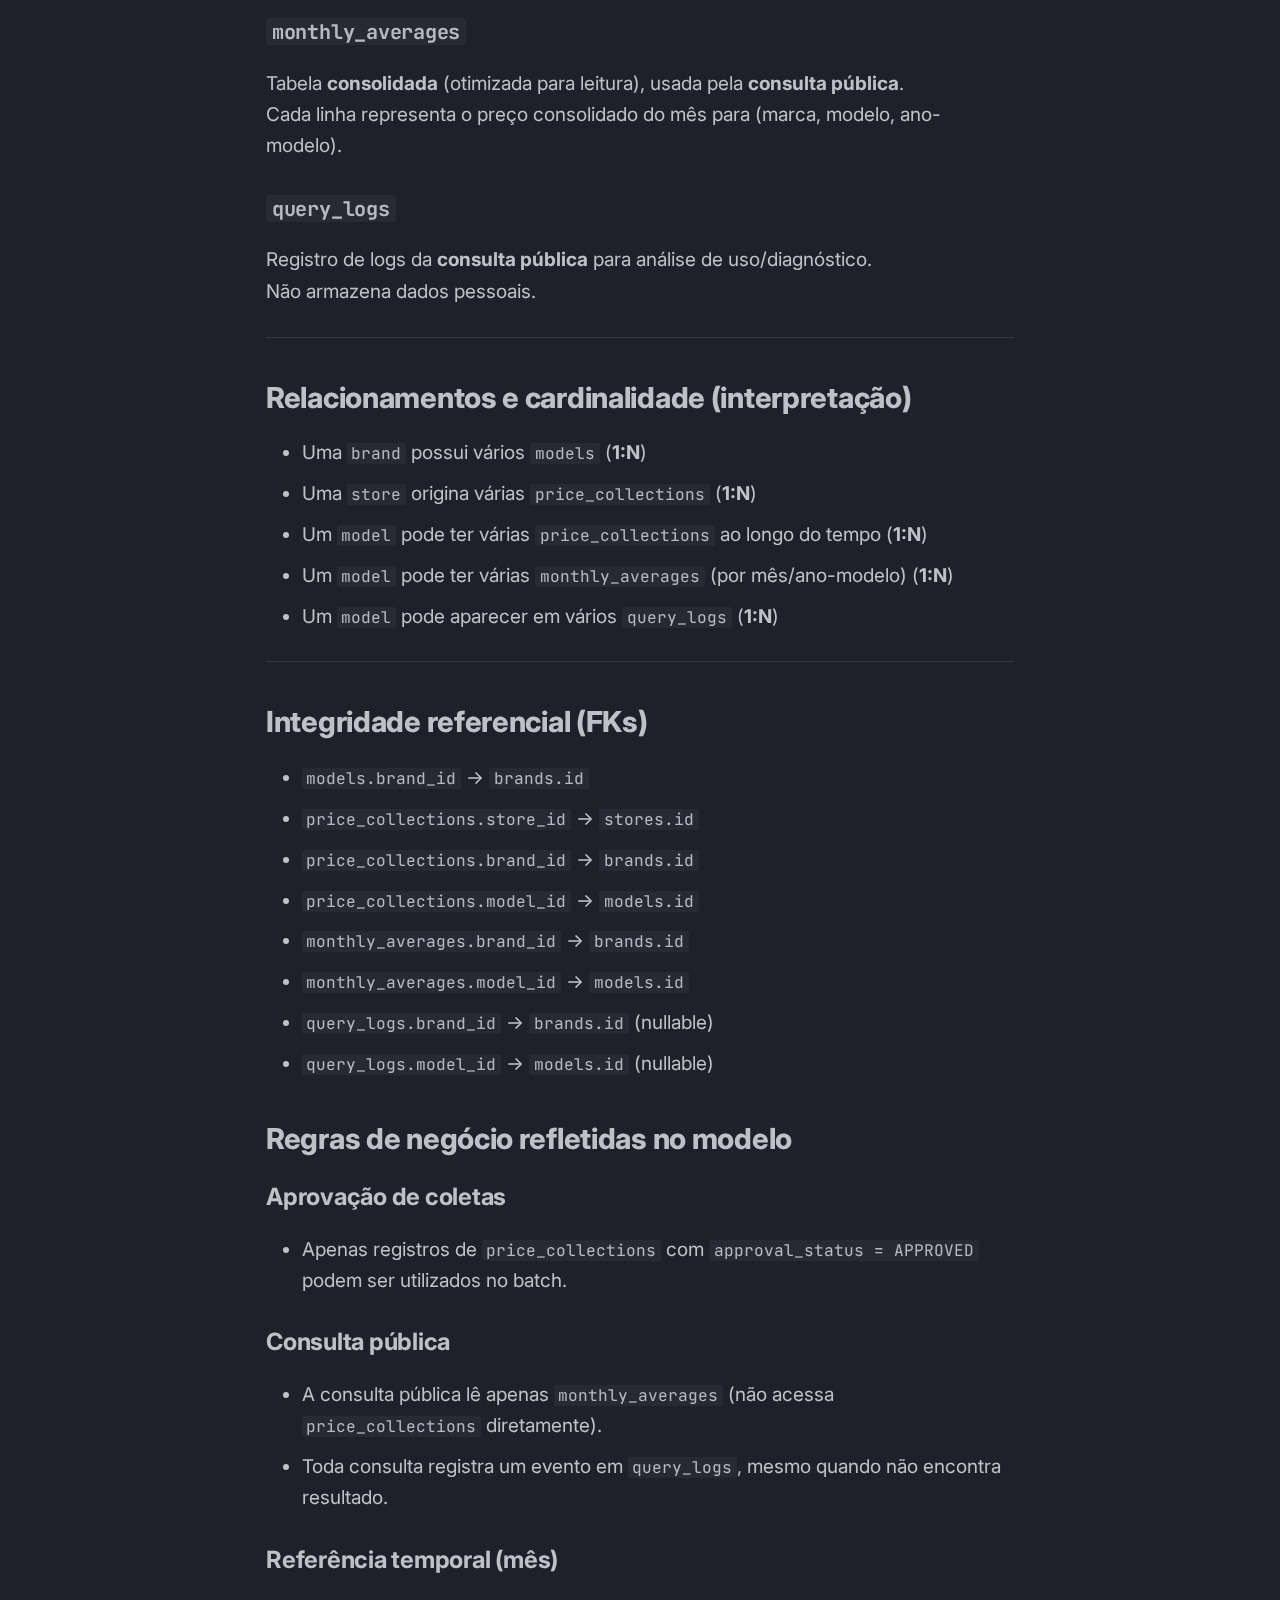
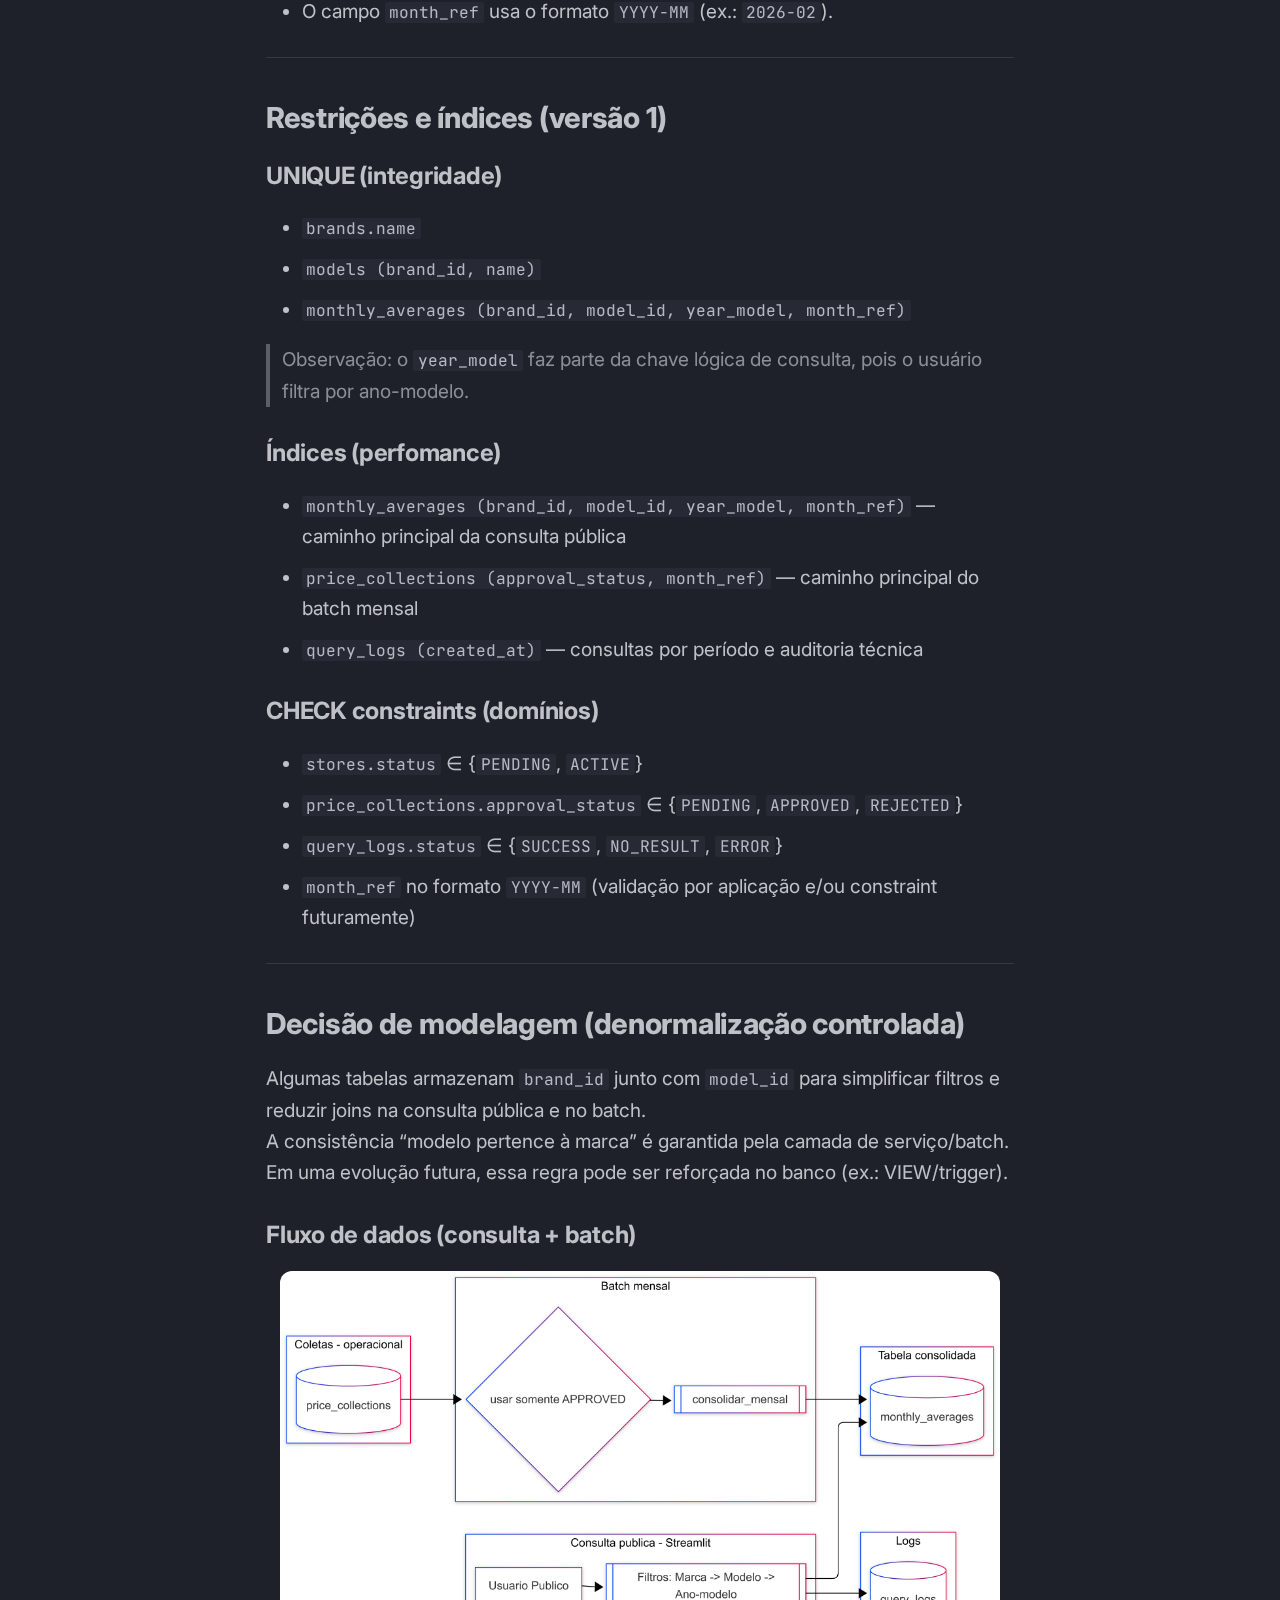
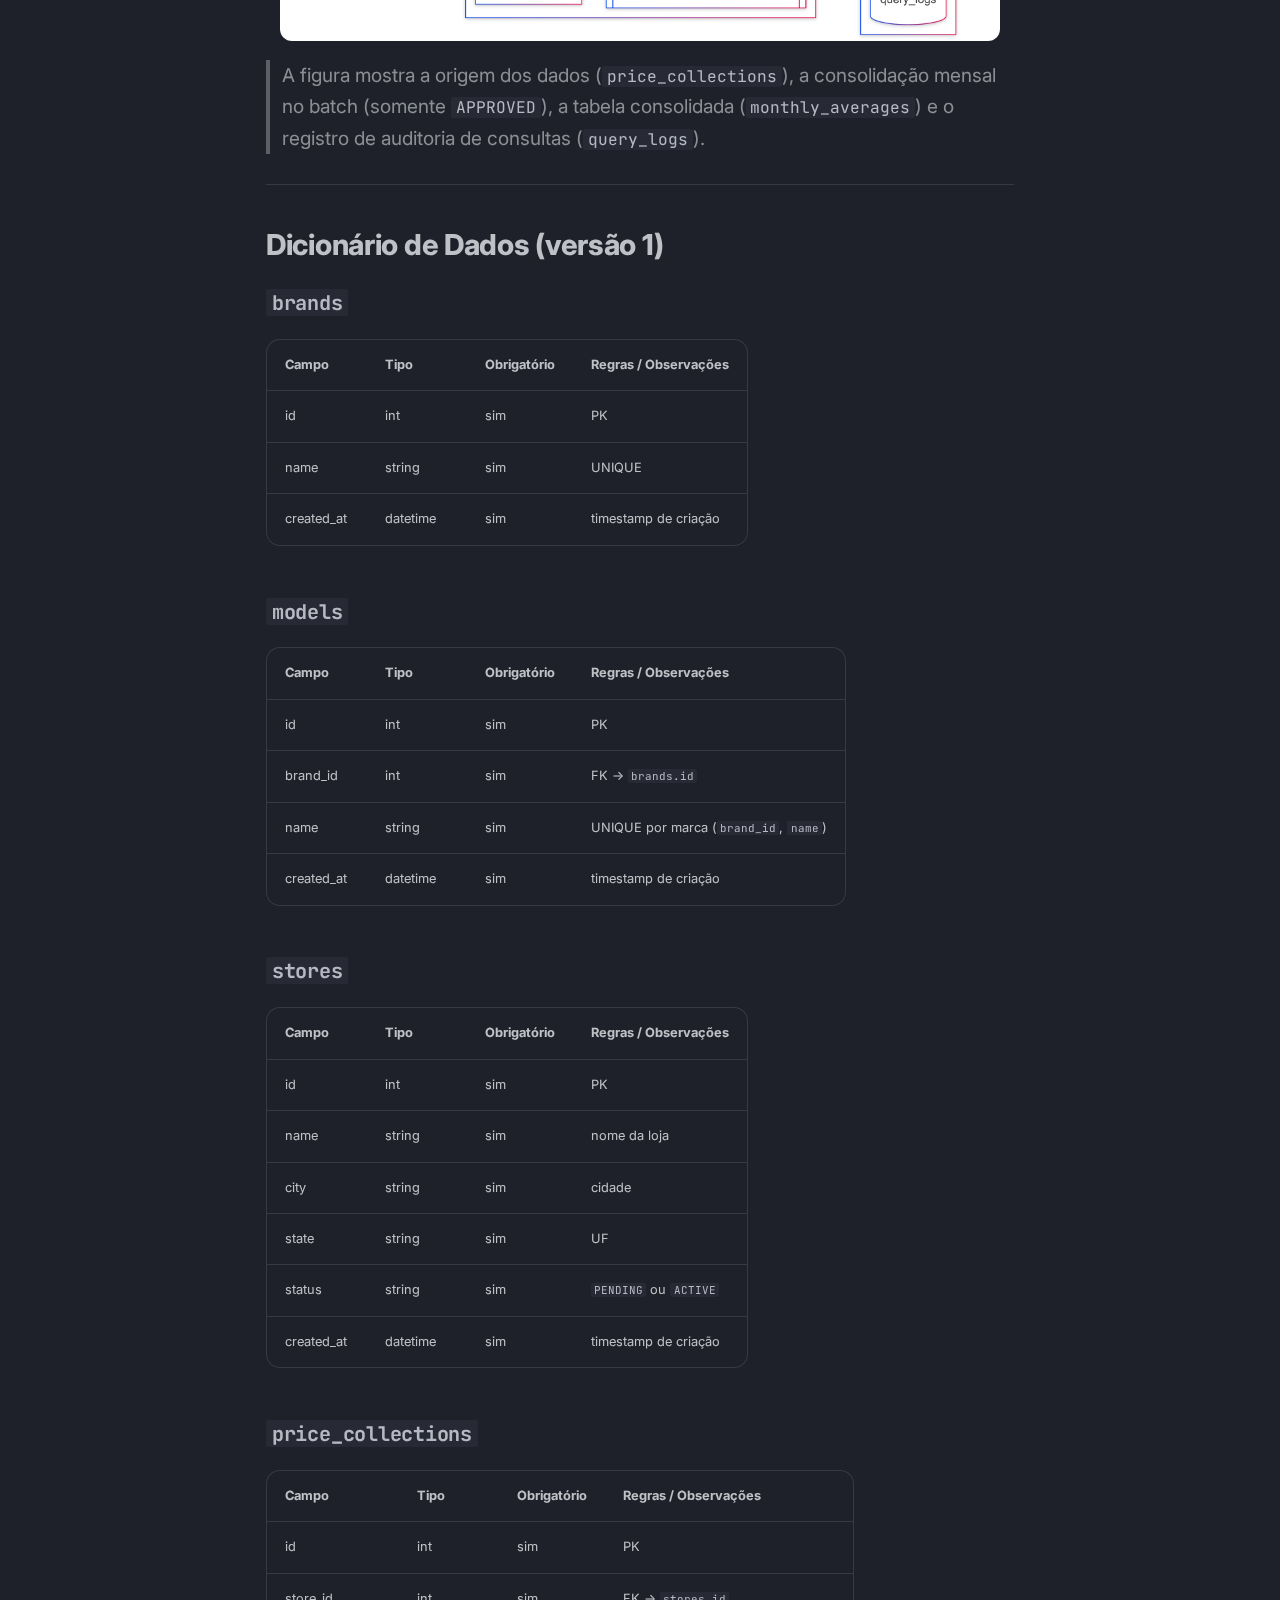
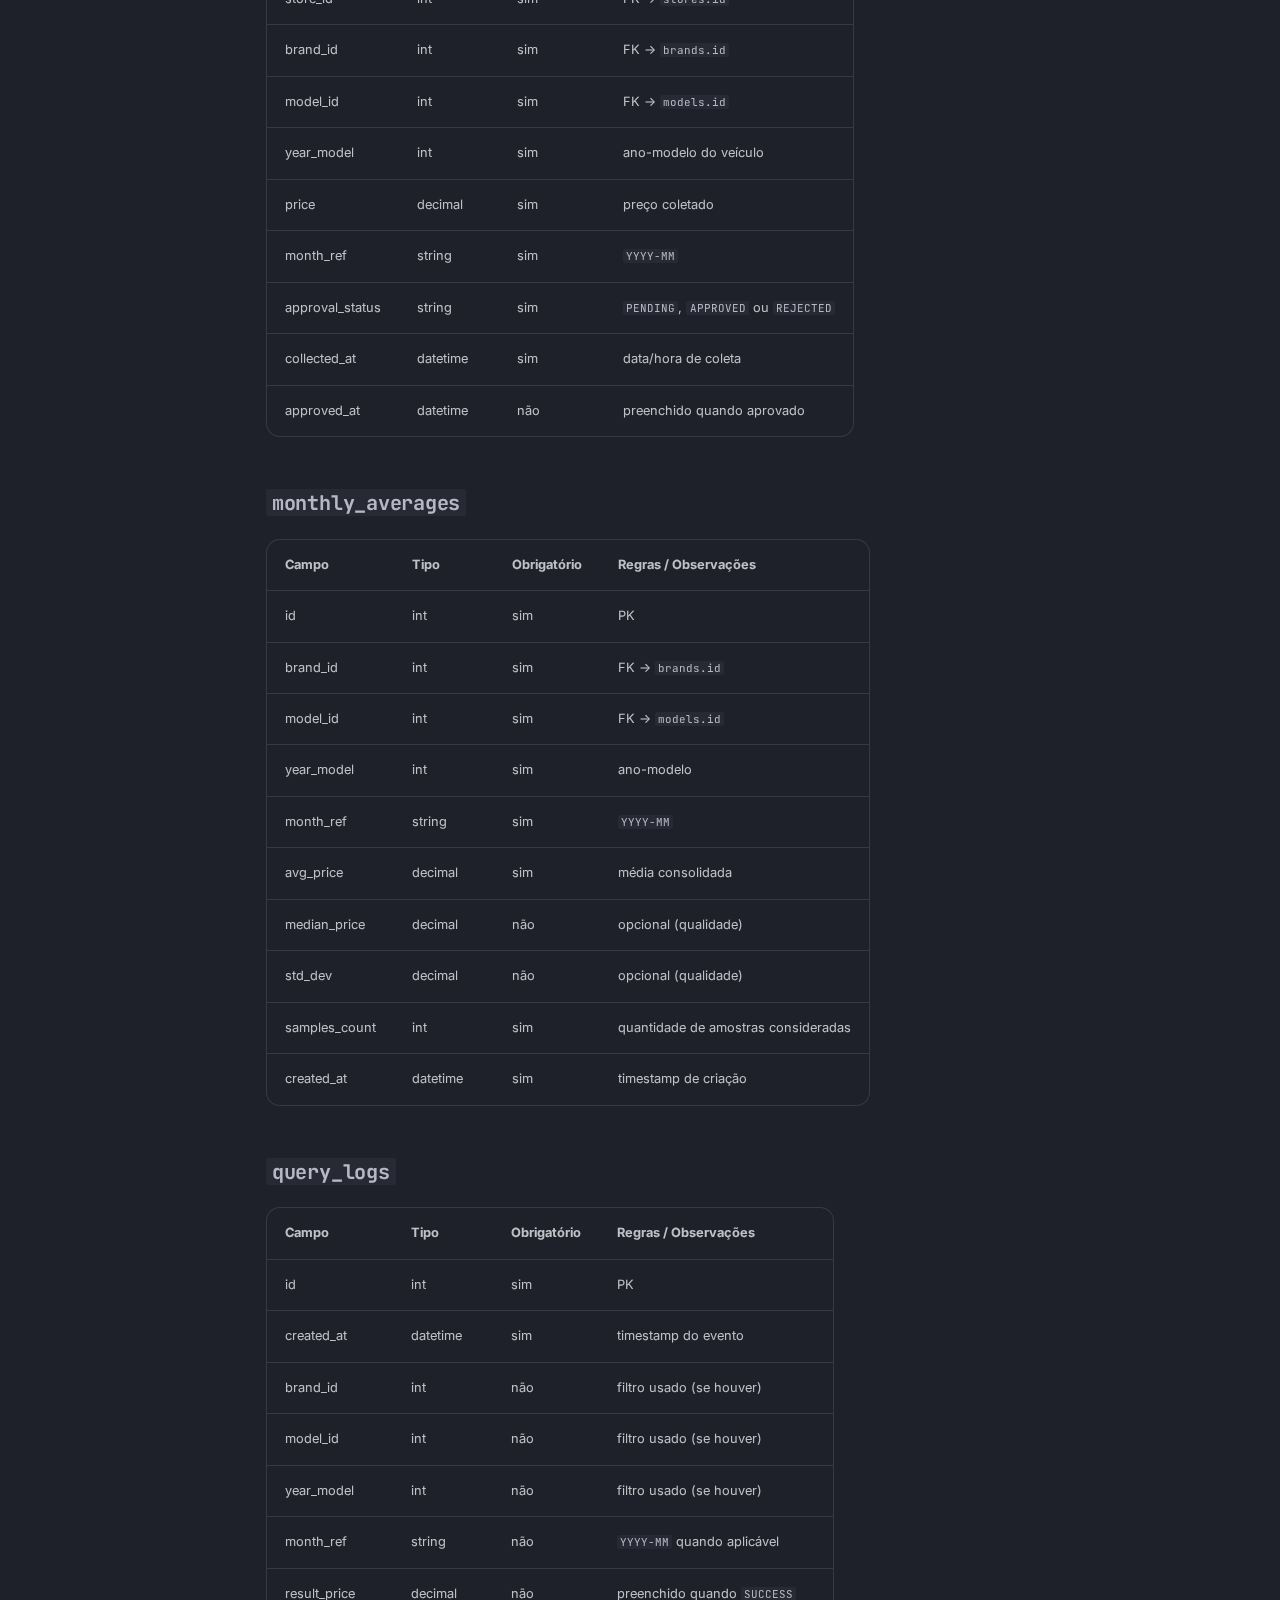
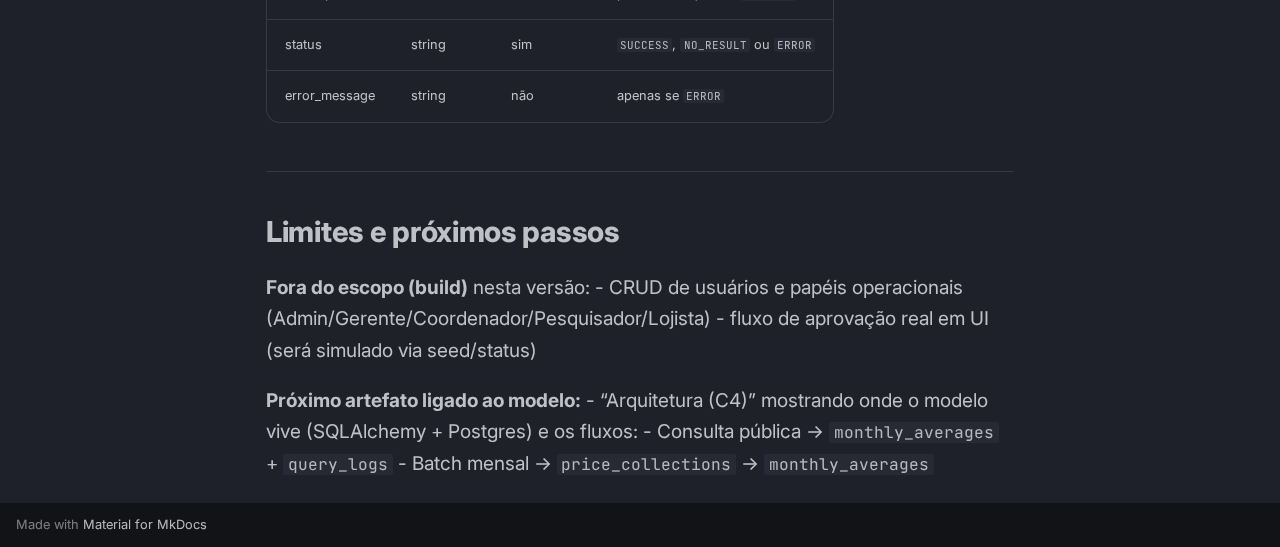
<file: 04-modelagem-dados/index.html>
<!doctype html>
<html lang="pt" class="no-js">
  <head>
    
      <meta charset="utf-8">
      <meta name="viewport" content="width=device-width,initial-scale=1">
      
        <meta name="description" content="Documentação técnica do projeto CarFlow">
      
      
      
        <link rel="canonical" href="https://tifany-devil.github.io/CarFlow/04-modelagem-dados/">
      
      
        <link rel="prev" href="../03-processos-bpmn/">
      
      
        <link rel="next" href="../05-arquitetura/">
      
      
      <link rel="icon" href="../assets/images/logo.png">
      <meta name="generator" content="mkdocs-1.5.3, mkdocs-material-9.5.3">
    
    
      
        <title>Modelagem de Dados - CarFlow</title>
      
    
    
      <link rel="stylesheet" href="../assets/stylesheets/main.50c56a3b.min.css">
      
        
        <link rel="stylesheet" href="../assets/stylesheets/palette.06af60db.min.css">
      
      


    
    
      
    
    
      
        
        
        <link rel="preconnect" href="https://fonts.gstatic.com" crossorigin>
        <link rel="stylesheet" href="https://fonts.googleapis.com/css?family=Inter:300,300i,400,400i,700,700i%7CJetBrains+Mono:400,400i,700,700i&display=fallback">
        <style>:root{--md-text-font:"Inter";--md-code-font:"JetBrains Mono"}</style>
      
    
    
      <link rel="stylesheet" href="../stylesheets/extra.css">
    
    <script>__md_scope=new URL("..",location),__md_hash=e=>[...e].reduce((e,_)=>(e<<5)-e+_.charCodeAt(0),0),__md_get=(e,_=localStorage,t=__md_scope)=>JSON.parse(_.getItem(t.pathname+"."+e)),__md_set=(e,_,t=localStorage,a=__md_scope)=>{try{t.setItem(a.pathname+"."+e,JSON.stringify(_))}catch(e){}}</script>
    
      

    
    
    
   <link href="../assets/stylesheets/glightbox.min.css" rel="stylesheet"/><style>
    html.glightbox-open { overflow: initial; height: 100%; }
    .gslide-title { margin-top: 0px; user-select: text; }
    .gslide-desc { color: #666; user-select: text; }
    .gslide-image img { background: white; }
    .gscrollbar-fixer { padding-right: 15px; }
    .gdesc-inner { font-size: 0.75rem; }
    body[data-md-color-scheme="slate"] .gdesc-inner { background: var(--md-default-bg-color);}
    body[data-md-color-scheme="slate"] .gslide-title { color: var(--md-default-fg-color);}
    body[data-md-color-scheme="slate"] .gslide-desc { color: var(--md-default-fg-color);}</style> <script src="../assets/javascripts/glightbox.min.js"></script></head>
  
  
    
    
      
    
    
    
    
    <body dir="ltr" data-md-color-scheme="slate" data-md-color-primary="deep-purple" data-md-color-accent="purple">
  
    
    <input class="md-toggle" data-md-toggle="drawer" type="checkbox" id="__drawer" autocomplete="off">
    <input class="md-toggle" data-md-toggle="search" type="checkbox" id="__search" autocomplete="off">
    <label class="md-overlay" for="__drawer"></label>
    <div data-md-component="skip">
      
        
        <a href="#modelagem-de-dados-erd" class="md-skip">
          Ir para o conteúdo
        </a>
      
    </div>
    <div data-md-component="announce">
      
    </div>
    
    
      

  

<header class="md-header md-header--shadow" data-md-component="header">
  <nav class="md-header__inner md-grid" aria-label="Cabeçalho">
    <a href=".." title="CarFlow" class="md-header__button md-logo" aria-label="CarFlow" data-md-component="logo">
      
  <img src="../assets/images/logo.png" alt="logo">

    </a>
    <label class="md-header__button md-icon" for="__drawer">
      
      <svg xmlns="http://www.w3.org/2000/svg" viewBox="0 0 24 24"><path d="M3 6h18v2H3V6m0 5h18v2H3v-2m0 5h18v2H3v-2Z"/></svg>
    </label>
    <div class="md-header__title" data-md-component="header-title">
      <div class="md-header__ellipsis">
        <div class="md-header__topic">
          <span class="md-ellipsis">
            CarFlow
          </span>
        </div>
        <div class="md-header__topic" data-md-component="header-topic">
          <span class="md-ellipsis">
            
              Modelagem de Dados
            
          </span>
        </div>
      </div>
    </div>
    
      
        <form class="md-header__option" data-md-component="palette">
  
    
    
    
    <input class="md-option" data-md-color-media="" data-md-color-scheme="slate" data-md-color-primary="deep-purple" data-md-color-accent="purple"  aria-label="Modo escuro"  type="radio" name="__palette" id="__palette_0">
    
      <label class="md-header__button md-icon" title="Modo escuro" for="__palette_1" hidden>
        <svg xmlns="http://www.w3.org/2000/svg" viewBox="0 0 24 24"><path d="m17.75 4.09-2.53 1.94.91 3.06-2.63-1.81-2.63 1.81.91-3.06-2.53-1.94L12.44 4l1.06-3 1.06 3 3.19.09m3.5 6.91-1.64 1.25.59 1.98-1.7-1.17-1.7 1.17.59-1.98L15.75 11l2.06-.05L18.5 9l.69 1.95 2.06.05m-2.28 4.95c.83-.08 1.72 1.1 1.19 1.85-.32.45-.66.87-1.08 1.27C15.17 23 8.84 23 4.94 19.07c-3.91-3.9-3.91-10.24 0-14.14.4-.4.82-.76 1.27-1.08.75-.53 1.93.36 1.85 1.19-.27 2.86.69 5.83 2.89 8.02a9.96 9.96 0 0 0 8.02 2.89m-1.64 2.02a12.08 12.08 0 0 1-7.8-3.47c-2.17-2.19-3.33-5-3.49-7.82-2.81 3.14-2.7 7.96.31 10.98 3.02 3.01 7.84 3.12 10.98.31Z"/></svg>
      </label>
    
  
    
    
    
    <input class="md-option" data-md-color-media="" data-md-color-scheme="default" data-md-color-primary="deep-purple" data-md-color-accent="purple"  aria-label="Modo claro"  type="radio" name="__palette" id="__palette_1">
    
      <label class="md-header__button md-icon" title="Modo claro" for="__palette_0" hidden>
        <svg xmlns="http://www.w3.org/2000/svg" viewBox="0 0 24 24"><path d="M12 7a5 5 0 0 1 5 5 5 5 0 0 1-5 5 5 5 0 0 1-5-5 5 5 0 0 1 5-5m0 2a3 3 0 0 0-3 3 3 3 0 0 0 3 3 3 3 0 0 0 3-3 3 3 0 0 0-3-3m0-7 2.39 3.42C13.65 5.15 12.84 5 12 5c-.84 0-1.65.15-2.39.42L12 2M3.34 7l4.16-.35A7.2 7.2 0 0 0 5.94 8.5c-.44.74-.69 1.5-.83 2.29L3.34 7m.02 10 1.76-3.77a7.131 7.131 0 0 0 2.38 4.14L3.36 17M20.65 7l-1.77 3.79a7.023 7.023 0 0 0-2.38-4.15l4.15.36m-.01 10-4.14.36c.59-.51 1.12-1.14 1.54-1.86.42-.73.69-1.5.83-2.29L20.64 17M12 22l-2.41-3.44c.74.27 1.55.44 2.41.44.82 0 1.63-.17 2.37-.44L12 22Z"/></svg>
      </label>
    
  
</form>
      
    
    
      <script>var media,input,key,value,palette=__md_get("__palette");if(palette&&palette.color){"(prefers-color-scheme)"===palette.color.media&&(media=matchMedia("(prefers-color-scheme: light)"),input=document.querySelector(media.matches?"[data-md-color-media='(prefers-color-scheme: light)']":"[data-md-color-media='(prefers-color-scheme: dark)']"),palette.color.media=input.getAttribute("data-md-color-media"),palette.color.scheme=input.getAttribute("data-md-color-scheme"),palette.color.primary=input.getAttribute("data-md-color-primary"),palette.color.accent=input.getAttribute("data-md-color-accent"));for([key,value]of Object.entries(palette.color))document.body.setAttribute("data-md-color-"+key,value)}</script>
    
    
    
      <label class="md-header__button md-icon" for="__search">
        
        <svg xmlns="http://www.w3.org/2000/svg" viewBox="0 0 24 24"><path d="M9.5 3A6.5 6.5 0 0 1 16 9.5c0 1.61-.59 3.09-1.56 4.23l.27.27h.79l5 5-1.5 1.5-5-5v-.79l-.27-.27A6.516 6.516 0 0 1 9.5 16 6.5 6.5 0 0 1 3 9.5 6.5 6.5 0 0 1 9.5 3m0 2C7 5 5 7 5 9.5S7 14 9.5 14 14 12 14 9.5 12 5 9.5 5Z"/></svg>
      </label>
      <div class="md-search" data-md-component="search" role="dialog">
  <label class="md-search__overlay" for="__search"></label>
  <div class="md-search__inner" role="search">
    <form class="md-search__form" name="search">
      <input type="text" class="md-search__input" name="query" aria-label="Buscar" placeholder="Buscar" autocapitalize="off" autocorrect="off" autocomplete="off" spellcheck="false" data-md-component="search-query" required>
      <label class="md-search__icon md-icon" for="__search">
        
        <svg xmlns="http://www.w3.org/2000/svg" viewBox="0 0 24 24"><path d="M9.5 3A6.5 6.5 0 0 1 16 9.5c0 1.61-.59 3.09-1.56 4.23l.27.27h.79l5 5-1.5 1.5-5-5v-.79l-.27-.27A6.516 6.516 0 0 1 9.5 16 6.5 6.5 0 0 1 3 9.5 6.5 6.5 0 0 1 9.5 3m0 2C7 5 5 7 5 9.5S7 14 9.5 14 14 12 14 9.5 12 5 9.5 5Z"/></svg>
        
        <svg xmlns="http://www.w3.org/2000/svg" viewBox="0 0 24 24"><path d="M20 11v2H8l5.5 5.5-1.42 1.42L4.16 12l7.92-7.92L13.5 5.5 8 11h12Z"/></svg>
      </label>
      <nav class="md-search__options" aria-label="Pesquisar">
        
        <button type="reset" class="md-search__icon md-icon" title="Limpar" aria-label="Limpar" tabindex="-1">
          
          <svg xmlns="http://www.w3.org/2000/svg" viewBox="0 0 24 24"><path d="M19 6.41 17.59 5 12 10.59 6.41 5 5 6.41 10.59 12 5 17.59 6.41 19 12 13.41 17.59 19 19 17.59 13.41 12 19 6.41Z"/></svg>
        </button>
      </nav>
      
        <div class="md-search__suggest" data-md-component="search-suggest"></div>
      
    </form>
    <div class="md-search__output">
      <div class="md-search__scrollwrap" data-md-scrollfix>
        <div class="md-search-result" data-md-component="search-result">
          <div class="md-search-result__meta">
            Inicializando a pesquisa
          </div>
          <ol class="md-search-result__list" role="presentation"></ol>
        </div>
      </div>
    </div>
  </div>
</div>
    
    
      <div class="md-header__source">
        <a href="https://github.com/Tifany-Devil/CarFlow" title="Ir ao repositório" class="md-source" data-md-component="source">
  <div class="md-source__icon md-icon">
    
    <svg xmlns="http://www.w3.org/2000/svg" viewBox="0 0 448 512"><!--! Font Awesome Free 6.5.1 by @fontawesome - https://fontawesome.com License - https://fontawesome.com/license/free (Icons: CC BY 4.0, Fonts: SIL OFL 1.1, Code: MIT License) Copyright 2023 Fonticons, Inc.--><path d="M439.55 236.05 244 40.45a28.87 28.87 0 0 0-40.81 0l-40.66 40.63 51.52 51.52c27.06-9.14 52.68 16.77 43.39 43.68l49.66 49.66c34.23-11.8 61.18 31 35.47 56.69-26.49 26.49-70.21-2.87-56-37.34L240.22 199v121.85c25.3 12.54 22.26 41.85 9.08 55a34.34 34.34 0 0 1-48.55 0c-17.57-17.6-11.07-46.91 11.25-56v-123c-20.8-8.51-24.6-30.74-18.64-45L142.57 101 8.45 235.14a28.86 28.86 0 0 0 0 40.81l195.61 195.6a28.86 28.86 0 0 0 40.8 0l194.69-194.69a28.86 28.86 0 0 0 0-40.81z"/></svg>
  </div>
  <div class="md-source__repository">
    Tifany-Devil/CarFlow
  </div>
</a>
      </div>
    
  </nav>
  
</header>
    
    <div class="md-container" data-md-component="container">
      
      
        
          
        
      
      <main class="md-main" data-md-component="main">
        <div class="md-main__inner md-grid">
          
            
              
              <div class="md-sidebar md-sidebar--primary" data-md-component="sidebar" data-md-type="navigation" >
                <div class="md-sidebar__scrollwrap">
                  <div class="md-sidebar__inner">
                    



<nav class="md-nav md-nav--primary" aria-label="Navegação" data-md-level="0">
  <label class="md-nav__title" for="__drawer">
    <a href=".." title="CarFlow" class="md-nav__button md-logo" aria-label="CarFlow" data-md-component="logo">
      
  <img src="../assets/images/logo.png" alt="logo">

    </a>
    CarFlow
  </label>
  
    <div class="md-nav__source">
      <a href="https://github.com/Tifany-Devil/CarFlow" title="Ir ao repositório" class="md-source" data-md-component="source">
  <div class="md-source__icon md-icon">
    
    <svg xmlns="http://www.w3.org/2000/svg" viewBox="0 0 448 512"><!--! Font Awesome Free 6.5.1 by @fontawesome - https://fontawesome.com License - https://fontawesome.com/license/free (Icons: CC BY 4.0, Fonts: SIL OFL 1.1, Code: MIT License) Copyright 2023 Fonticons, Inc.--><path d="M439.55 236.05 244 40.45a28.87 28.87 0 0 0-40.81 0l-40.66 40.63 51.52 51.52c27.06-9.14 52.68 16.77 43.39 43.68l49.66 49.66c34.23-11.8 61.18 31 35.47 56.69-26.49 26.49-70.21-2.87-56-37.34L240.22 199v121.85c25.3 12.54 22.26 41.85 9.08 55a34.34 34.34 0 0 1-48.55 0c-17.57-17.6-11.07-46.91 11.25-56v-123c-20.8-8.51-24.6-30.74-18.64-45L142.57 101 8.45 235.14a28.86 28.86 0 0 0 0 40.81l195.61 195.6a28.86 28.86 0 0 0 40.8 0l194.69-194.69a28.86 28.86 0 0 0 0-40.81z"/></svg>
  </div>
  <div class="md-source__repository">
    Tifany-Devil/CarFlow
  </div>
</a>
    </div>
  
  <ul class="md-nav__list" data-md-scrollfix>
    
      
      
  
  
  
  
    <li class="md-nav__item">
      <a href=".." class="md-nav__link">
        
  
  <span class="md-ellipsis">
    Início
  </span>
  

      </a>
    </li>
  

    
      
      
  
  
  
  
    
    
    
    
    
      
      
    
    <li class="md-nav__item md-nav__item--section md-nav__item--nested">
      
        
        
        
        <input class="md-nav__toggle md-toggle " type="checkbox" id="__nav_2" >
        
          
          <label class="md-nav__link" for="__nav_2" id="__nav_2_label" tabindex="">
            
  
  <span class="md-ellipsis">
    Visão Geral
  </span>
  

            <span class="md-nav__icon md-icon"></span>
          </label>
        
        <nav class="md-nav" data-md-level="1" aria-labelledby="__nav_2_label" aria-expanded="false">
          <label class="md-nav__title" for="__nav_2">
            <span class="md-nav__icon md-icon"></span>
            Visão Geral
          </label>
          <ul class="md-nav__list" data-md-scrollfix>
            
              
                
  
  
  
  
    <li class="md-nav__item">
      <a href="../01-visao-geral/escopo/" class="md-nav__link">
        
  
  <span class="md-ellipsis">
    Escopo (IN/OUT)
  </span>
  

      </a>
    </li>
  

              
            
          </ul>
        </nav>
      
    </li>
  

    
      
      
  
  
  
  
    <li class="md-nav__item">
      <a href="../09-jira/" class="md-nav__link">
        
  
  <span class="md-ellipsis">
    Jira & Planning
  </span>
  

      </a>
    </li>
  

    
      
      
  
  
  
  
    <li class="md-nav__item">
      <a href="../02-requisitos/" class="md-nav__link">
        
  
  <span class="md-ellipsis">
    Requisitos
  </span>
  

      </a>
    </li>
  

    
      
      
  
  
  
  
    <li class="md-nav__item">
      <a href="../03-processos-bpmn/" class="md-nav__link">
        
  
  <span class="md-ellipsis">
    Processos (BPMN)
  </span>
  

      </a>
    </li>
  

    
      
      
  
  
    
  
  
  
    <li class="md-nav__item md-nav__item--active">
      
      <input class="md-nav__toggle md-toggle" type="checkbox" id="__toc">
      
      
        
      
      
        <label class="md-nav__link md-nav__link--active" for="__toc">
          
  
  <span class="md-ellipsis">
    Modelagem de Dados
  </span>
  

          <span class="md-nav__icon md-icon"></span>
        </label>
      
      <a href="./" class="md-nav__link md-nav__link--active">
        
  
  <span class="md-ellipsis">
    Modelagem de Dados
  </span>
  

      </a>
      
        

<nav class="md-nav md-nav--secondary" aria-label="Índice">
  
  
  
    
  
  
    <label class="md-nav__title" for="__toc">
      <span class="md-nav__icon md-icon"></span>
      Índice
    </label>
    <ul class="md-nav__list" data-md-component="toc" data-md-scrollfix>
      
        <li class="md-nav__item">
  <a href="#erd-visao-geral" class="md-nav__link">
    <span class="md-ellipsis">
      ERD — Visão geral
    </span>
  </a>
  
</li>
      
        <li class="md-nav__item">
  <a href="#entidades-descricao-rapida" class="md-nav__link">
    <span class="md-ellipsis">
      Entidades (descrição rápida)
    </span>
  </a>
  
    <nav class="md-nav" aria-label="Entidades (descrição rápida)">
      <ul class="md-nav__list">
        
          <li class="md-nav__item">
  <a href="#brands" class="md-nav__link">
    <span class="md-ellipsis">
      brands
    </span>
  </a>
  
</li>
        
          <li class="md-nav__item">
  <a href="#models" class="md-nav__link">
    <span class="md-ellipsis">
      models
    </span>
  </a>
  
</li>
        
          <li class="md-nav__item">
  <a href="#stores" class="md-nav__link">
    <span class="md-ellipsis">
      stores
    </span>
  </a>
  
</li>
        
          <li class="md-nav__item">
  <a href="#price_collections" class="md-nav__link">
    <span class="md-ellipsis">
      price_collections
    </span>
  </a>
  
</li>
        
          <li class="md-nav__item">
  <a href="#monthly_averages" class="md-nav__link">
    <span class="md-ellipsis">
      monthly_averages
    </span>
  </a>
  
</li>
        
          <li class="md-nav__item">
  <a href="#query_logs" class="md-nav__link">
    <span class="md-ellipsis">
      query_logs
    </span>
  </a>
  
</li>
        
      </ul>
    </nav>
  
</li>
      
        <li class="md-nav__item">
  <a href="#relacionamentos-e-cardinalidade-interpretacao" class="md-nav__link">
    <span class="md-ellipsis">
      Relacionamentos e cardinalidade (interpretação)
    </span>
  </a>
  
</li>
      
        <li class="md-nav__item">
  <a href="#integridade-referencial-fks" class="md-nav__link">
    <span class="md-ellipsis">
      Integridade referencial (FKs)
    </span>
  </a>
  
</li>
      
        <li class="md-nav__item">
  <a href="#regras-de-negocio-refletidas-no-modelo" class="md-nav__link">
    <span class="md-ellipsis">
      Regras de negócio refletidas no modelo
    </span>
  </a>
  
    <nav class="md-nav" aria-label="Regras de negócio refletidas no modelo">
      <ul class="md-nav__list">
        
          <li class="md-nav__item">
  <a href="#aprovacao-de-coletas" class="md-nav__link">
    <span class="md-ellipsis">
      Aprovação de coletas
    </span>
  </a>
  
</li>
        
          <li class="md-nav__item">
  <a href="#consulta-publica" class="md-nav__link">
    <span class="md-ellipsis">
      Consulta pública
    </span>
  </a>
  
</li>
        
          <li class="md-nav__item">
  <a href="#referencia-temporal-mes" class="md-nav__link">
    <span class="md-ellipsis">
      Referência temporal (mês)
    </span>
  </a>
  
</li>
        
      </ul>
    </nav>
  
</li>
      
        <li class="md-nav__item">
  <a href="#restricoes-e-indices-versao-1" class="md-nav__link">
    <span class="md-ellipsis">
      Restrições e índices (versão 1)
    </span>
  </a>
  
    <nav class="md-nav" aria-label="Restrições e índices (versão 1)">
      <ul class="md-nav__list">
        
          <li class="md-nav__item">
  <a href="#unique-integridade" class="md-nav__link">
    <span class="md-ellipsis">
      UNIQUE (integridade)
    </span>
  </a>
  
</li>
        
          <li class="md-nav__item">
  <a href="#indices-perfomance" class="md-nav__link">
    <span class="md-ellipsis">
      Índices (perfomance)
    </span>
  </a>
  
</li>
        
          <li class="md-nav__item">
  <a href="#check-constraints-dominios" class="md-nav__link">
    <span class="md-ellipsis">
      CHECK constraints (domínios)
    </span>
  </a>
  
</li>
        
      </ul>
    </nav>
  
</li>
      
        <li class="md-nav__item">
  <a href="#decisao-de-modelagem-denormalizacao-controlada" class="md-nav__link">
    <span class="md-ellipsis">
      Decisão de modelagem (denormalização controlada)
    </span>
  </a>
  
    <nav class="md-nav" aria-label="Decisão de modelagem (denormalização controlada)">
      <ul class="md-nav__list">
        
          <li class="md-nav__item">
  <a href="#fluxo-de-dados-consulta-batch" class="md-nav__link">
    <span class="md-ellipsis">
      Fluxo de dados (consulta + batch)
    </span>
  </a>
  
</li>
        
      </ul>
    </nav>
  
</li>
      
        <li class="md-nav__item">
  <a href="#dicionario-de-dados-versao-1" class="md-nav__link">
    <span class="md-ellipsis">
      Dicionário de Dados (versão 1)
    </span>
  </a>
  
    <nav class="md-nav" aria-label="Dicionário de Dados (versão 1)">
      <ul class="md-nav__list">
        
          <li class="md-nav__item">
  <a href="#brands_1" class="md-nav__link">
    <span class="md-ellipsis">
      brands
    </span>
  </a>
  
</li>
        
          <li class="md-nav__item">
  <a href="#models_1" class="md-nav__link">
    <span class="md-ellipsis">
      models
    </span>
  </a>
  
</li>
        
          <li class="md-nav__item">
  <a href="#stores_1" class="md-nav__link">
    <span class="md-ellipsis">
      stores
    </span>
  </a>
  
</li>
        
          <li class="md-nav__item">
  <a href="#price_collections_1" class="md-nav__link">
    <span class="md-ellipsis">
      price_collections
    </span>
  </a>
  
</li>
        
          <li class="md-nav__item">
  <a href="#monthly_averages_1" class="md-nav__link">
    <span class="md-ellipsis">
      monthly_averages
    </span>
  </a>
  
</li>
        
          <li class="md-nav__item">
  <a href="#query_logs_1" class="md-nav__link">
    <span class="md-ellipsis">
      query_logs
    </span>
  </a>
  
</li>
        
      </ul>
    </nav>
  
</li>
      
        <li class="md-nav__item">
  <a href="#limites-e-proximos-passos" class="md-nav__link">
    <span class="md-ellipsis">
      Limites e próximos passos
    </span>
  </a>
  
</li>
      
    </ul>
  
</nav>
      
    </li>
  

    
      
      
  
  
  
  
    <li class="md-nav__item">
      <a href="../05-arquitetura/" class="md-nav__link">
        
  
  <span class="md-ellipsis">
    Arquitetura (C4)
  </span>
  

      </a>
    </li>
  

    
      
      
  
  
  
  
    <li class="md-nav__item">
      <a href="../06-technical-design/" class="md-nav__link">
        
  
  <span class="md-ellipsis">
    Technical Design
  </span>
  

      </a>
    </li>
  

    
      
      
  
  
  
  
    <li class="md-nav__item">
      <a href="../10-prototipos/" class="md-nav__link">
        
  
  <span class="md-ellipsis">
    Protótipos
  </span>
  

      </a>
    </li>
  

    
      
      
  
  
  
  
    <li class="md-nav__item">
      <a href="../07-qualidade/" class="md-nav__link">
        
  
  <span class="md-ellipsis">
    Qualidade
  </span>
  

      </a>
    </li>
  

    
      
      
  
  
  
  
    <li class="md-nav__item">
      <a href="../08-adr/" class="md-nav__link">
        
  
  <span class="md-ellipsis">
    ADRs
  </span>
  

      </a>
    </li>
  

    
  </ul>
</nav>
                  </div>
                </div>
              </div>
            
            
              
              <div class="md-sidebar md-sidebar--secondary" data-md-component="sidebar" data-md-type="toc" >
                <div class="md-sidebar__scrollwrap">
                  <div class="md-sidebar__inner">
                    

<nav class="md-nav md-nav--secondary" aria-label="Índice">
  
  
  
    
  
  
    <label class="md-nav__title" for="__toc">
      <span class="md-nav__icon md-icon"></span>
      Índice
    </label>
    <ul class="md-nav__list" data-md-component="toc" data-md-scrollfix>
      
        <li class="md-nav__item">
  <a href="#erd-visao-geral" class="md-nav__link">
    <span class="md-ellipsis">
      ERD — Visão geral
    </span>
  </a>
  
</li>
      
        <li class="md-nav__item">
  <a href="#entidades-descricao-rapida" class="md-nav__link">
    <span class="md-ellipsis">
      Entidades (descrição rápida)
    </span>
  </a>
  
    <nav class="md-nav" aria-label="Entidades (descrição rápida)">
      <ul class="md-nav__list">
        
          <li class="md-nav__item">
  <a href="#brands" class="md-nav__link">
    <span class="md-ellipsis">
      brands
    </span>
  </a>
  
</li>
        
          <li class="md-nav__item">
  <a href="#models" class="md-nav__link">
    <span class="md-ellipsis">
      models
    </span>
  </a>
  
</li>
        
          <li class="md-nav__item">
  <a href="#stores" class="md-nav__link">
    <span class="md-ellipsis">
      stores
    </span>
  </a>
  
</li>
        
          <li class="md-nav__item">
  <a href="#price_collections" class="md-nav__link">
    <span class="md-ellipsis">
      price_collections
    </span>
  </a>
  
</li>
        
          <li class="md-nav__item">
  <a href="#monthly_averages" class="md-nav__link">
    <span class="md-ellipsis">
      monthly_averages
    </span>
  </a>
  
</li>
        
          <li class="md-nav__item">
  <a href="#query_logs" class="md-nav__link">
    <span class="md-ellipsis">
      query_logs
    </span>
  </a>
  
</li>
        
      </ul>
    </nav>
  
</li>
      
        <li class="md-nav__item">
  <a href="#relacionamentos-e-cardinalidade-interpretacao" class="md-nav__link">
    <span class="md-ellipsis">
      Relacionamentos e cardinalidade (interpretação)
    </span>
  </a>
  
</li>
      
        <li class="md-nav__item">
  <a href="#integridade-referencial-fks" class="md-nav__link">
    <span class="md-ellipsis">
      Integridade referencial (FKs)
    </span>
  </a>
  
</li>
      
        <li class="md-nav__item">
  <a href="#regras-de-negocio-refletidas-no-modelo" class="md-nav__link">
    <span class="md-ellipsis">
      Regras de negócio refletidas no modelo
    </span>
  </a>
  
    <nav class="md-nav" aria-label="Regras de negócio refletidas no modelo">
      <ul class="md-nav__list">
        
          <li class="md-nav__item">
  <a href="#aprovacao-de-coletas" class="md-nav__link">
    <span class="md-ellipsis">
      Aprovação de coletas
    </span>
  </a>
  
</li>
        
          <li class="md-nav__item">
  <a href="#consulta-publica" class="md-nav__link">
    <span class="md-ellipsis">
      Consulta pública
    </span>
  </a>
  
</li>
        
          <li class="md-nav__item">
  <a href="#referencia-temporal-mes" class="md-nav__link">
    <span class="md-ellipsis">
      Referência temporal (mês)
    </span>
  </a>
  
</li>
        
      </ul>
    </nav>
  
</li>
      
        <li class="md-nav__item">
  <a href="#restricoes-e-indices-versao-1" class="md-nav__link">
    <span class="md-ellipsis">
      Restrições e índices (versão 1)
    </span>
  </a>
  
    <nav class="md-nav" aria-label="Restrições e índices (versão 1)">
      <ul class="md-nav__list">
        
          <li class="md-nav__item">
  <a href="#unique-integridade" class="md-nav__link">
    <span class="md-ellipsis">
      UNIQUE (integridade)
    </span>
  </a>
  
</li>
        
          <li class="md-nav__item">
  <a href="#indices-perfomance" class="md-nav__link">
    <span class="md-ellipsis">
      Índices (perfomance)
    </span>
  </a>
  
</li>
        
          <li class="md-nav__item">
  <a href="#check-constraints-dominios" class="md-nav__link">
    <span class="md-ellipsis">
      CHECK constraints (domínios)
    </span>
  </a>
  
</li>
        
      </ul>
    </nav>
  
</li>
      
        <li class="md-nav__item">
  <a href="#decisao-de-modelagem-denormalizacao-controlada" class="md-nav__link">
    <span class="md-ellipsis">
      Decisão de modelagem (denormalização controlada)
    </span>
  </a>
  
    <nav class="md-nav" aria-label="Decisão de modelagem (denormalização controlada)">
      <ul class="md-nav__list">
        
          <li class="md-nav__item">
  <a href="#fluxo-de-dados-consulta-batch" class="md-nav__link">
    <span class="md-ellipsis">
      Fluxo de dados (consulta + batch)
    </span>
  </a>
  
</li>
        
      </ul>
    </nav>
  
</li>
      
        <li class="md-nav__item">
  <a href="#dicionario-de-dados-versao-1" class="md-nav__link">
    <span class="md-ellipsis">
      Dicionário de Dados (versão 1)
    </span>
  </a>
  
    <nav class="md-nav" aria-label="Dicionário de Dados (versão 1)">
      <ul class="md-nav__list">
        
          <li class="md-nav__item">
  <a href="#brands_1" class="md-nav__link">
    <span class="md-ellipsis">
      brands
    </span>
  </a>
  
</li>
        
          <li class="md-nav__item">
  <a href="#models_1" class="md-nav__link">
    <span class="md-ellipsis">
      models
    </span>
  </a>
  
</li>
        
          <li class="md-nav__item">
  <a href="#stores_1" class="md-nav__link">
    <span class="md-ellipsis">
      stores
    </span>
  </a>
  
</li>
        
          <li class="md-nav__item">
  <a href="#price_collections_1" class="md-nav__link">
    <span class="md-ellipsis">
      price_collections
    </span>
  </a>
  
</li>
        
          <li class="md-nav__item">
  <a href="#monthly_averages_1" class="md-nav__link">
    <span class="md-ellipsis">
      monthly_averages
    </span>
  </a>
  
</li>
        
          <li class="md-nav__item">
  <a href="#query_logs_1" class="md-nav__link">
    <span class="md-ellipsis">
      query_logs
    </span>
  </a>
  
</li>
        
      </ul>
    </nav>
  
</li>
      
        <li class="md-nav__item">
  <a href="#limites-e-proximos-passos" class="md-nav__link">
    <span class="md-ellipsis">
      Limites e próximos passos
    </span>
  </a>
  
</li>
      
    </ul>
  
</nav>
                  </div>
                </div>
              </div>
            
          
          
            <div class="md-content" data-md-component="content">
              <article class="md-content__inner md-typeset">
                
                  

  
  


<h1 id="modelagem-de-dados-erd">Modelagem de Dados (ERD)<a class="headerlink" href="#modelagem-de-dados-erd" title="Permanent link">&para;</a></h1>
<p>Esta seção descreve o <strong>modelo de dados</strong> do CarFlow, com foco no escopo <strong>build</strong>:
- <strong>Consulta pública (sem login)</strong> para preço consolidado
- <strong>Batch mensal</strong> de consolidação de médias
- <strong>Registro de logs</strong> das consultas (sem dados pessoais)</p>
<p>A visão completa do processo (papéis operacionais como pesquisador/coordenador etc.) é documentada,
porém <strong>não será implementada</strong> nesta versão.</p>
<hr />
<h2 id="erd-visao-geral">ERD — Visão geral<a class="headerlink" href="#erd-visao-geral" title="Permanent link">&para;</a></h2>
<p><a class="glightbox" href="../assets/diagrams/erd-01-visao-geral.png"><img alt="ERD - Visão geral" src="../assets/diagrams/erd-01-visao-geral.png" width="720" /></a></p>
<hr />
<h2 id="entidades-descricao-rapida">Entidades (descrição rápida)<a class="headerlink" href="#entidades-descricao-rapida" title="Permanent link">&para;</a></h2>
<h3 id="brands"><code>brands</code><a class="headerlink" href="#brands" title="Permanent link">&para;</a></h3>
<p>Catálogo de <strong>marcas</strong> (ex.: Toyota, Fiat).</p>
<h3 id="models"><code>models</code><a class="headerlink" href="#models" title="Permanent link">&para;</a></h3>
<p>Catálogo de <strong>modelos</strong>, sempre associado a uma marca.
Ex.: Corolla (Toyota), Uno (Fiat).</p>
<h3 id="stores"><code>stores</code><a class="headerlink" href="#stores" title="Permanent link">&para;</a></h3>
<p>Cadastro de <strong>lojas</strong> (origem das coletas).<br />
Nesta versão, é usado para simular a origem dos preços (seed).</p>
<h3 id="price_collections"><code>price_collections</code><a class="headerlink" href="#price_collections" title="Permanent link">&para;</a></h3>
<p>Tabela de <strong>coletas brutas</strong> (preços capturados em lojas).<br />
Representa o dado “operacional” que alimenta a consolidação mensal.</p>
<h3 id="monthly_averages"><code>monthly_averages</code><a class="headerlink" href="#monthly_averages" title="Permanent link">&para;</a></h3>
<p>Tabela <strong>consolidada</strong> (otimizada para leitura), usada pela <strong>consulta pública</strong>.<br />
Cada linha representa o preço consolidado do mês para (marca, modelo, ano-modelo).</p>
<h3 id="query_logs"><code>query_logs</code><a class="headerlink" href="#query_logs" title="Permanent link">&para;</a></h3>
<p>Registro de logs da <strong>consulta pública</strong> para análise de uso/diagnóstico.<br />
Não armazena dados pessoais.</p>
<hr />
<h2 id="relacionamentos-e-cardinalidade-interpretacao">Relacionamentos e cardinalidade (interpretação)<a class="headerlink" href="#relacionamentos-e-cardinalidade-interpretacao" title="Permanent link">&para;</a></h2>
<ul>
<li>Uma <code>brand</code> possui vários <code>models</code> (<strong>1:N</strong>)</li>
<li>Uma <code>store</code> origina várias <code>price_collections</code> (<strong>1:N</strong>)</li>
<li>Um <code>model</code> pode ter várias <code>price_collections</code> ao longo do tempo (<strong>1:N</strong>)</li>
<li>Um <code>model</code> pode ter várias <code>monthly_averages</code> (por mês/ano-modelo) (<strong>1:N</strong>)</li>
<li>Um <code>model</code> pode aparecer em vários <code>query_logs</code> (<strong>1:N</strong>)</li>
</ul>
<hr />
<h2 id="integridade-referencial-fks">Integridade referencial (FKs)<a class="headerlink" href="#integridade-referencial-fks" title="Permanent link">&para;</a></h2>
<ul>
<li><code>models.brand_id</code> → <code>brands.id</code></li>
<li><code>price_collections.store_id</code> → <code>stores.id</code></li>
<li><code>price_collections.brand_id</code> → <code>brands.id</code></li>
<li><code>price_collections.model_id</code> → <code>models.id</code></li>
<li><code>monthly_averages.brand_id</code> → <code>brands.id</code></li>
<li><code>monthly_averages.model_id</code> → <code>models.id</code></li>
<li><code>query_logs.brand_id</code> → <code>brands.id</code> (nullable)</li>
<li><code>query_logs.model_id</code> → <code>models.id</code> (nullable)</li>
</ul>
<h2 id="regras-de-negocio-refletidas-no-modelo">Regras de negócio refletidas no modelo<a class="headerlink" href="#regras-de-negocio-refletidas-no-modelo" title="Permanent link">&para;</a></h2>
<h3 id="aprovacao-de-coletas">Aprovação de coletas<a class="headerlink" href="#aprovacao-de-coletas" title="Permanent link">&para;</a></h3>
<ul>
<li>Apenas registros de <code>price_collections</code> com <code>approval_status = APPROVED</code> podem ser utilizados no batch.</li>
</ul>
<h3 id="consulta-publica">Consulta pública<a class="headerlink" href="#consulta-publica" title="Permanent link">&para;</a></h3>
<ul>
<li>A consulta pública lê apenas <code>monthly_averages</code> (não acessa <code>price_collections</code> diretamente).</li>
<li>Toda consulta registra um evento em <code>query_logs</code>, mesmo quando não encontra resultado.</li>
</ul>
<h3 id="referencia-temporal-mes">Referência temporal (mês)<a class="headerlink" href="#referencia-temporal-mes" title="Permanent link">&para;</a></h3>
<ul>
<li>O campo <code>month_ref</code> usa o formato <code>YYYY-MM</code> (ex.: <code>2026-02</code>).</li>
</ul>
<hr />
<h2 id="restricoes-e-indices-versao-1">Restrições e índices (versão 1)<a class="headerlink" href="#restricoes-e-indices-versao-1" title="Permanent link">&para;</a></h2>
<h3 id="unique-integridade">UNIQUE (integridade)<a class="headerlink" href="#unique-integridade" title="Permanent link">&para;</a></h3>
<ul>
<li><code>brands.name</code></li>
<li><code>models (brand_id, name)</code></li>
<li><code>monthly_averages (brand_id, model_id, year_model, month_ref)</code></li>
</ul>
<blockquote>
<p>Observação: o <code>year_model</code> faz parte da chave lógica de consulta, pois o usuário filtra por ano-modelo.</p>
</blockquote>
<h3 id="indices-perfomance">Índices (perfomance)<a class="headerlink" href="#indices-perfomance" title="Permanent link">&para;</a></h3>
<ul>
<li><code>monthly_averages (brand_id, model_id, year_model, month_ref)</code> — caminho principal da consulta pública</li>
<li><code>price_collections (approval_status, month_ref)</code> — caminho principal do batch mensal</li>
<li><code>query_logs (created_at)</code> — consultas por período e auditoria técnica</li>
</ul>
<h3 id="check-constraints-dominios">CHECK constraints (domínios)<a class="headerlink" href="#check-constraints-dominios" title="Permanent link">&para;</a></h3>
<ul>
<li><code>stores.status</code> ∈ {<code>PENDING</code>, <code>ACTIVE</code>}</li>
<li><code>price_collections.approval_status</code> ∈ {<code>PENDING</code>, <code>APPROVED</code>, <code>REJECTED</code>}</li>
<li><code>query_logs.status</code> ∈ {<code>SUCCESS</code>, <code>NO_RESULT</code>, <code>ERROR</code>}</li>
<li><code>month_ref</code> no formato <code>YYYY-MM</code> (validação por aplicação e/ou constraint futuramente)</li>
</ul>
<hr />
<h2 id="decisao-de-modelagem-denormalizacao-controlada">Decisão de modelagem (denormalização controlada)<a class="headerlink" href="#decisao-de-modelagem-denormalizacao-controlada" title="Permanent link">&para;</a></h2>
<p>Algumas tabelas armazenam <code>brand_id</code> junto com <code>model_id</code> para simplificar filtros e reduzir joins
na consulta pública e no batch.<br />
A consistência “modelo pertence à marca” é garantida pela camada de serviço/batch.
Em uma evolução futura, essa regra pode ser reforçada no banco (ex.: VIEW/trigger).</p>
<h3 id="fluxo-de-dados-consulta-batch">Fluxo de dados (consulta + batch)<a class="headerlink" href="#fluxo-de-dados-consulta-batch" title="Permanent link">&para;</a></h3>
<p><a class="glightbox" href="../assets/diagrams/dataflow-01-consulta-batch.png"><img alt="Fluxo de dados (consulta + batch)" src="../assets/diagrams/dataflow-01-consulta-batch.png" width="720" /></a></p>
<blockquote>
<p>A figura mostra a origem dos dados (<code>price_collections</code>), a consolidação mensal no batch (somente <code>APPROVED</code>),
a tabela consolidada (<code>monthly_averages</code>) e o registro de auditoria de consultas (<code>query_logs</code>).</p>
</blockquote>
<hr />
<h2 id="dicionario-de-dados-versao-1">Dicionário de Dados (versão 1)<a class="headerlink" href="#dicionario-de-dados-versao-1" title="Permanent link">&para;</a></h2>
<h3 id="brands_1"><code>brands</code><a class="headerlink" href="#brands_1" title="Permanent link">&para;</a></h3>
<table>
<thead>
<tr>
<th>Campo</th>
<th>Tipo</th>
<th>Obrigatório</th>
<th>Regras / Observações</th>
</tr>
</thead>
<tbody>
<tr>
<td>id</td>
<td>int</td>
<td>sim</td>
<td>PK</td>
</tr>
<tr>
<td>name</td>
<td>string</td>
<td>sim</td>
<td>UNIQUE</td>
</tr>
<tr>
<td>created_at</td>
<td>datetime</td>
<td>sim</td>
<td>timestamp de criação</td>
</tr>
</tbody>
</table>
<h3 id="models_1"><code>models</code><a class="headerlink" href="#models_1" title="Permanent link">&para;</a></h3>
<table>
<thead>
<tr>
<th>Campo</th>
<th>Tipo</th>
<th>Obrigatório</th>
<th>Regras / Observações</th>
</tr>
</thead>
<tbody>
<tr>
<td>id</td>
<td>int</td>
<td>sim</td>
<td>PK</td>
</tr>
<tr>
<td>brand_id</td>
<td>int</td>
<td>sim</td>
<td>FK → <code>brands.id</code></td>
</tr>
<tr>
<td>name</td>
<td>string</td>
<td>sim</td>
<td>UNIQUE por marca (<code>brand_id</code>, <code>name</code>)</td>
</tr>
<tr>
<td>created_at</td>
<td>datetime</td>
<td>sim</td>
<td>timestamp de criação</td>
</tr>
</tbody>
</table>
<h3 id="stores_1"><code>stores</code><a class="headerlink" href="#stores_1" title="Permanent link">&para;</a></h3>
<table>
<thead>
<tr>
<th>Campo</th>
<th>Tipo</th>
<th>Obrigatório</th>
<th>Regras / Observações</th>
</tr>
</thead>
<tbody>
<tr>
<td>id</td>
<td>int</td>
<td>sim</td>
<td>PK</td>
</tr>
<tr>
<td>name</td>
<td>string</td>
<td>sim</td>
<td>nome da loja</td>
</tr>
<tr>
<td>city</td>
<td>string</td>
<td>sim</td>
<td>cidade</td>
</tr>
<tr>
<td>state</td>
<td>string</td>
<td>sim</td>
<td>UF</td>
</tr>
<tr>
<td>status</td>
<td>string</td>
<td>sim</td>
<td><code>PENDING</code> ou <code>ACTIVE</code></td>
</tr>
<tr>
<td>created_at</td>
<td>datetime</td>
<td>sim</td>
<td>timestamp de criação</td>
</tr>
</tbody>
</table>
<h3 id="price_collections_1"><code>price_collections</code><a class="headerlink" href="#price_collections_1" title="Permanent link">&para;</a></h3>
<table>
<thead>
<tr>
<th>Campo</th>
<th>Tipo</th>
<th>Obrigatório</th>
<th>Regras / Observações</th>
</tr>
</thead>
<tbody>
<tr>
<td>id</td>
<td>int</td>
<td>sim</td>
<td>PK</td>
</tr>
<tr>
<td>store_id</td>
<td>int</td>
<td>sim</td>
<td>FK → <code>stores.id</code></td>
</tr>
<tr>
<td>brand_id</td>
<td>int</td>
<td>sim</td>
<td>FK → <code>brands.id</code></td>
</tr>
<tr>
<td>model_id</td>
<td>int</td>
<td>sim</td>
<td>FK → <code>models.id</code></td>
</tr>
<tr>
<td>year_model</td>
<td>int</td>
<td>sim</td>
<td>ano-modelo do veículo</td>
</tr>
<tr>
<td>price</td>
<td>decimal</td>
<td>sim</td>
<td>preço coletado</td>
</tr>
<tr>
<td>month_ref</td>
<td>string</td>
<td>sim</td>
<td><code>YYYY-MM</code></td>
</tr>
<tr>
<td>approval_status</td>
<td>string</td>
<td>sim</td>
<td><code>PENDING</code>, <code>APPROVED</code> ou <code>REJECTED</code></td>
</tr>
<tr>
<td>collected_at</td>
<td>datetime</td>
<td>sim</td>
<td>data/hora de coleta</td>
</tr>
<tr>
<td>approved_at</td>
<td>datetime</td>
<td>não</td>
<td>preenchido quando aprovado</td>
</tr>
</tbody>
</table>
<h3 id="monthly_averages_1"><code>monthly_averages</code><a class="headerlink" href="#monthly_averages_1" title="Permanent link">&para;</a></h3>
<table>
<thead>
<tr>
<th>Campo</th>
<th>Tipo</th>
<th>Obrigatório</th>
<th>Regras / Observações</th>
</tr>
</thead>
<tbody>
<tr>
<td>id</td>
<td>int</td>
<td>sim</td>
<td>PK</td>
</tr>
<tr>
<td>brand_id</td>
<td>int</td>
<td>sim</td>
<td>FK → <code>brands.id</code></td>
</tr>
<tr>
<td>model_id</td>
<td>int</td>
<td>sim</td>
<td>FK → <code>models.id</code></td>
</tr>
<tr>
<td>year_model</td>
<td>int</td>
<td>sim</td>
<td>ano-modelo</td>
</tr>
<tr>
<td>month_ref</td>
<td>string</td>
<td>sim</td>
<td><code>YYYY-MM</code></td>
</tr>
<tr>
<td>avg_price</td>
<td>decimal</td>
<td>sim</td>
<td>média consolidada</td>
</tr>
<tr>
<td>median_price</td>
<td>decimal</td>
<td>não</td>
<td>opcional (qualidade)</td>
</tr>
<tr>
<td>std_dev</td>
<td>decimal</td>
<td>não</td>
<td>opcional (qualidade)</td>
</tr>
<tr>
<td>samples_count</td>
<td>int</td>
<td>sim</td>
<td>quantidade de amostras consideradas</td>
</tr>
<tr>
<td>created_at</td>
<td>datetime</td>
<td>sim</td>
<td>timestamp de criação</td>
</tr>
</tbody>
</table>
<h3 id="query_logs_1"><code>query_logs</code><a class="headerlink" href="#query_logs_1" title="Permanent link">&para;</a></h3>
<table>
<thead>
<tr>
<th>Campo</th>
<th>Tipo</th>
<th>Obrigatório</th>
<th>Regras / Observações</th>
</tr>
</thead>
<tbody>
<tr>
<td>id</td>
<td>int</td>
<td>sim</td>
<td>PK</td>
</tr>
<tr>
<td>created_at</td>
<td>datetime</td>
<td>sim</td>
<td>timestamp do evento</td>
</tr>
<tr>
<td>brand_id</td>
<td>int</td>
<td>não</td>
<td>filtro usado (se houver)</td>
</tr>
<tr>
<td>model_id</td>
<td>int</td>
<td>não</td>
<td>filtro usado (se houver)</td>
</tr>
<tr>
<td>year_model</td>
<td>int</td>
<td>não</td>
<td>filtro usado (se houver)</td>
</tr>
<tr>
<td>month_ref</td>
<td>string</td>
<td>não</td>
<td><code>YYYY-MM</code> quando aplicável</td>
</tr>
<tr>
<td>result_price</td>
<td>decimal</td>
<td>não</td>
<td>preenchido quando <code>SUCCESS</code></td>
</tr>
<tr>
<td>status</td>
<td>string</td>
<td>sim</td>
<td><code>SUCCESS</code>, <code>NO_RESULT</code> ou <code>ERROR</code></td>
</tr>
<tr>
<td>error_message</td>
<td>string</td>
<td>não</td>
<td>apenas se <code>ERROR</code></td>
</tr>
</tbody>
</table>
<hr />
<h2 id="limites-e-proximos-passos">Limites e próximos passos<a class="headerlink" href="#limites-e-proximos-passos" title="Permanent link">&para;</a></h2>
<p><strong>Fora do escopo (build)</strong> nesta versão:
- CRUD de usuários e papéis operacionais (Admin/Gerente/Coordenador/Pesquisador/Lojista)
- fluxo de aprovação real em UI (será simulado via seed/status)</p>
<p><strong>Próximo artefato ligado ao modelo:</strong>
- “Arquitetura (C4)” mostrando onde o modelo vive (SQLAlchemy + Postgres) e os fluxos:
  - Consulta pública → <code>monthly_averages</code> + <code>query_logs</code>
  - Batch mensal → <code>price_collections</code> → <code>monthly_averages</code></p>












                
              </article>
            </div>
          
          
<script>var target=document.getElementById(location.hash.slice(1));target&&target.name&&(target.checked=target.name.startsWith("__tabbed_"))</script>
        </div>
        
      </main>
      
        <footer class="md-footer">
  
  <div class="md-footer-meta md-typeset">
    <div class="md-footer-meta__inner md-grid">
      <div class="md-copyright">
  
  
    Made with
    <a href="https://squidfunk.github.io/mkdocs-material/" target="_blank" rel="noopener">
      Material for MkDocs
    </a>
  
</div>
      
    </div>
  </div>
</footer>
      
    </div>
    <div class="md-dialog" data-md-component="dialog">
      <div class="md-dialog__inner md-typeset"></div>
    </div>
    
    
    <script id="__config" type="application/json">{"base": "..", "features": ["navigation.instant", "navigation.tracking", "navigation.sections", "toc.follow", "content.code.copy", "search.suggest", "search.highlight"], "search": "../assets/javascripts/workers/search.f886a092.min.js", "translations": {"clipboard.copied": "Copiado para \u00e1rea de transfer\u00eancia", "clipboard.copy": "Copiar para \u00e1rea de transfer\u00eancia", "search.result.more.one": "Mais 1 nesta p\u00e1gina", "search.result.more.other": "Mais # nesta p\u00e1gina", "search.result.none": "Nenhum resultado encontrado", "search.result.one": "1 resultado encontrado", "search.result.other": "# resultados encontrados", "search.result.placeholder": "Digite para iniciar a busca", "search.result.term.missing": "Ausente", "select.version": "Selecione a vers\u00e3o"}}</script>
    
    
      <script src="../assets/javascripts/bundle.d7c377c4.min.js"></script>
      
    
  <script>document$.subscribe(() => {const lightbox = GLightbox({"touchNavigation": true, "loop": false, "zoomable": true, "draggable": true, "openEffect": "zoom", "closeEffect": "zoom", "slideEffect": "slide"});})</script></body>
</html>
</file>
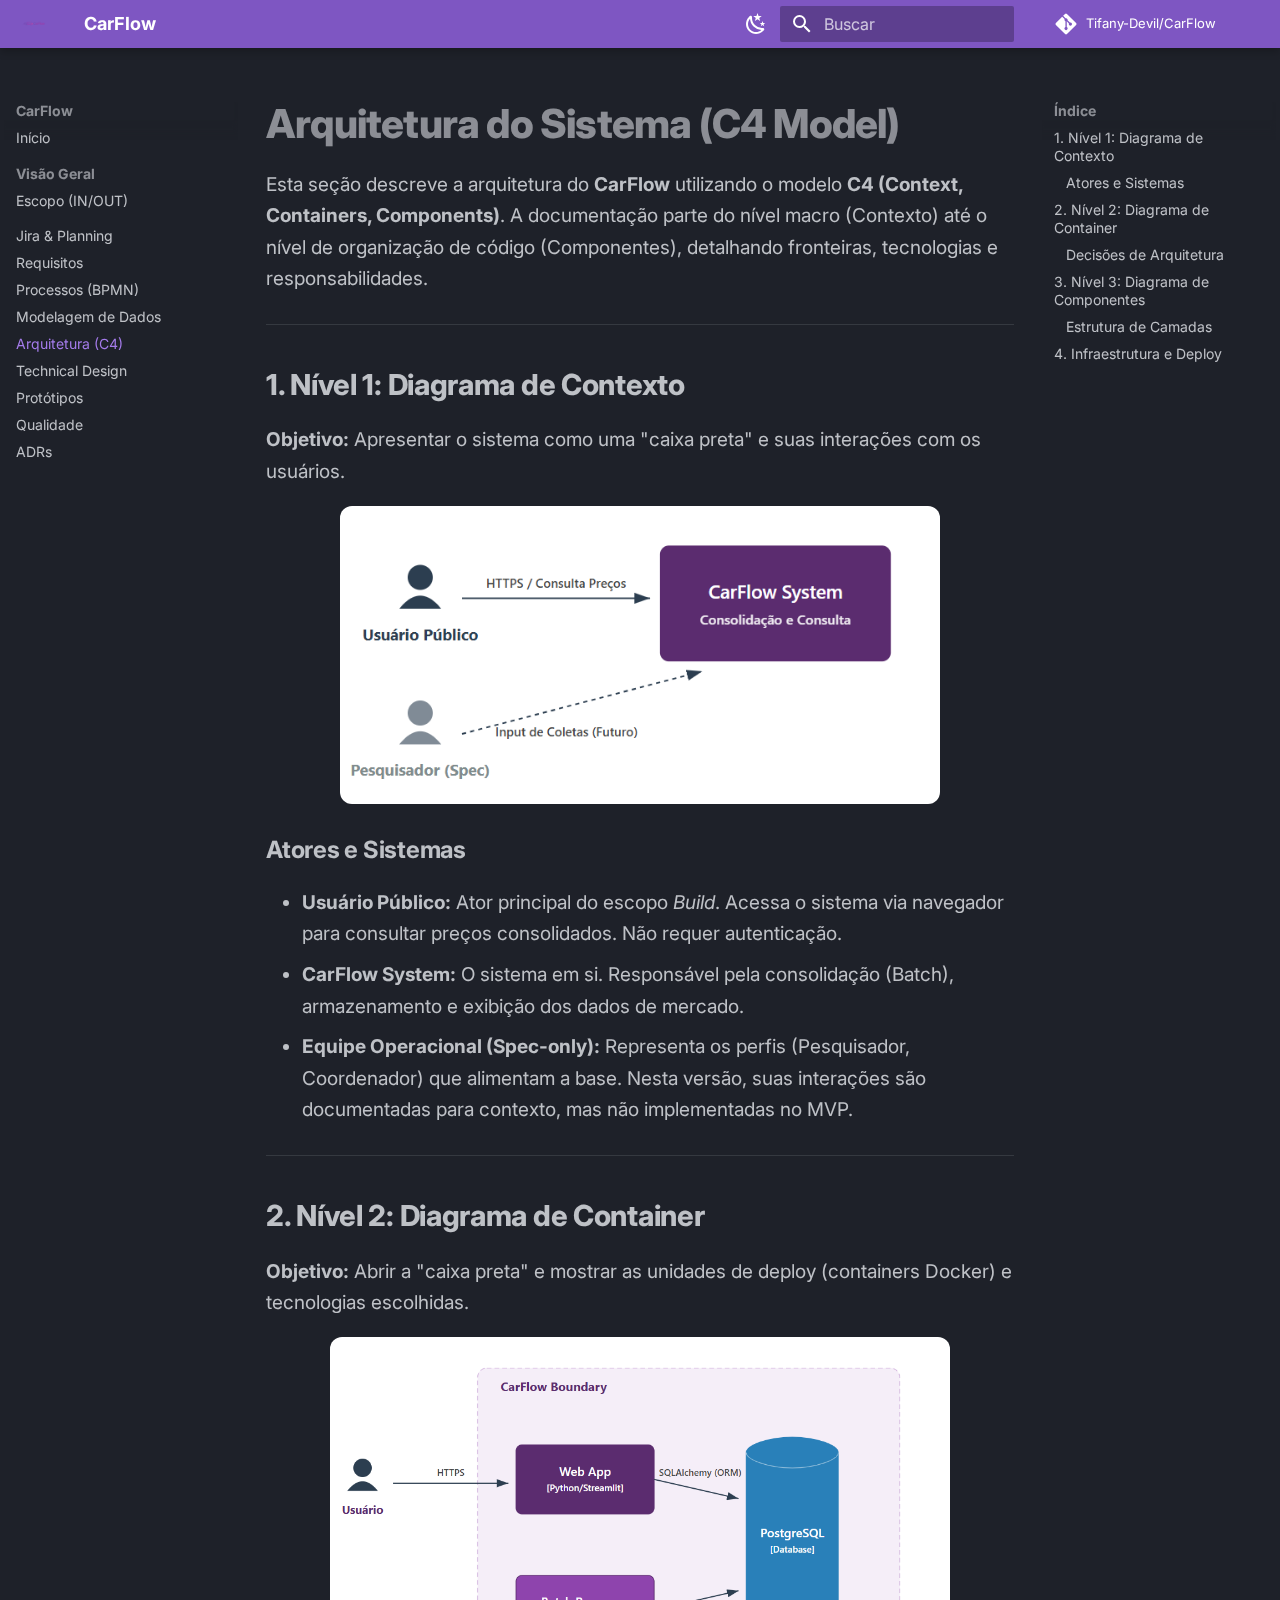
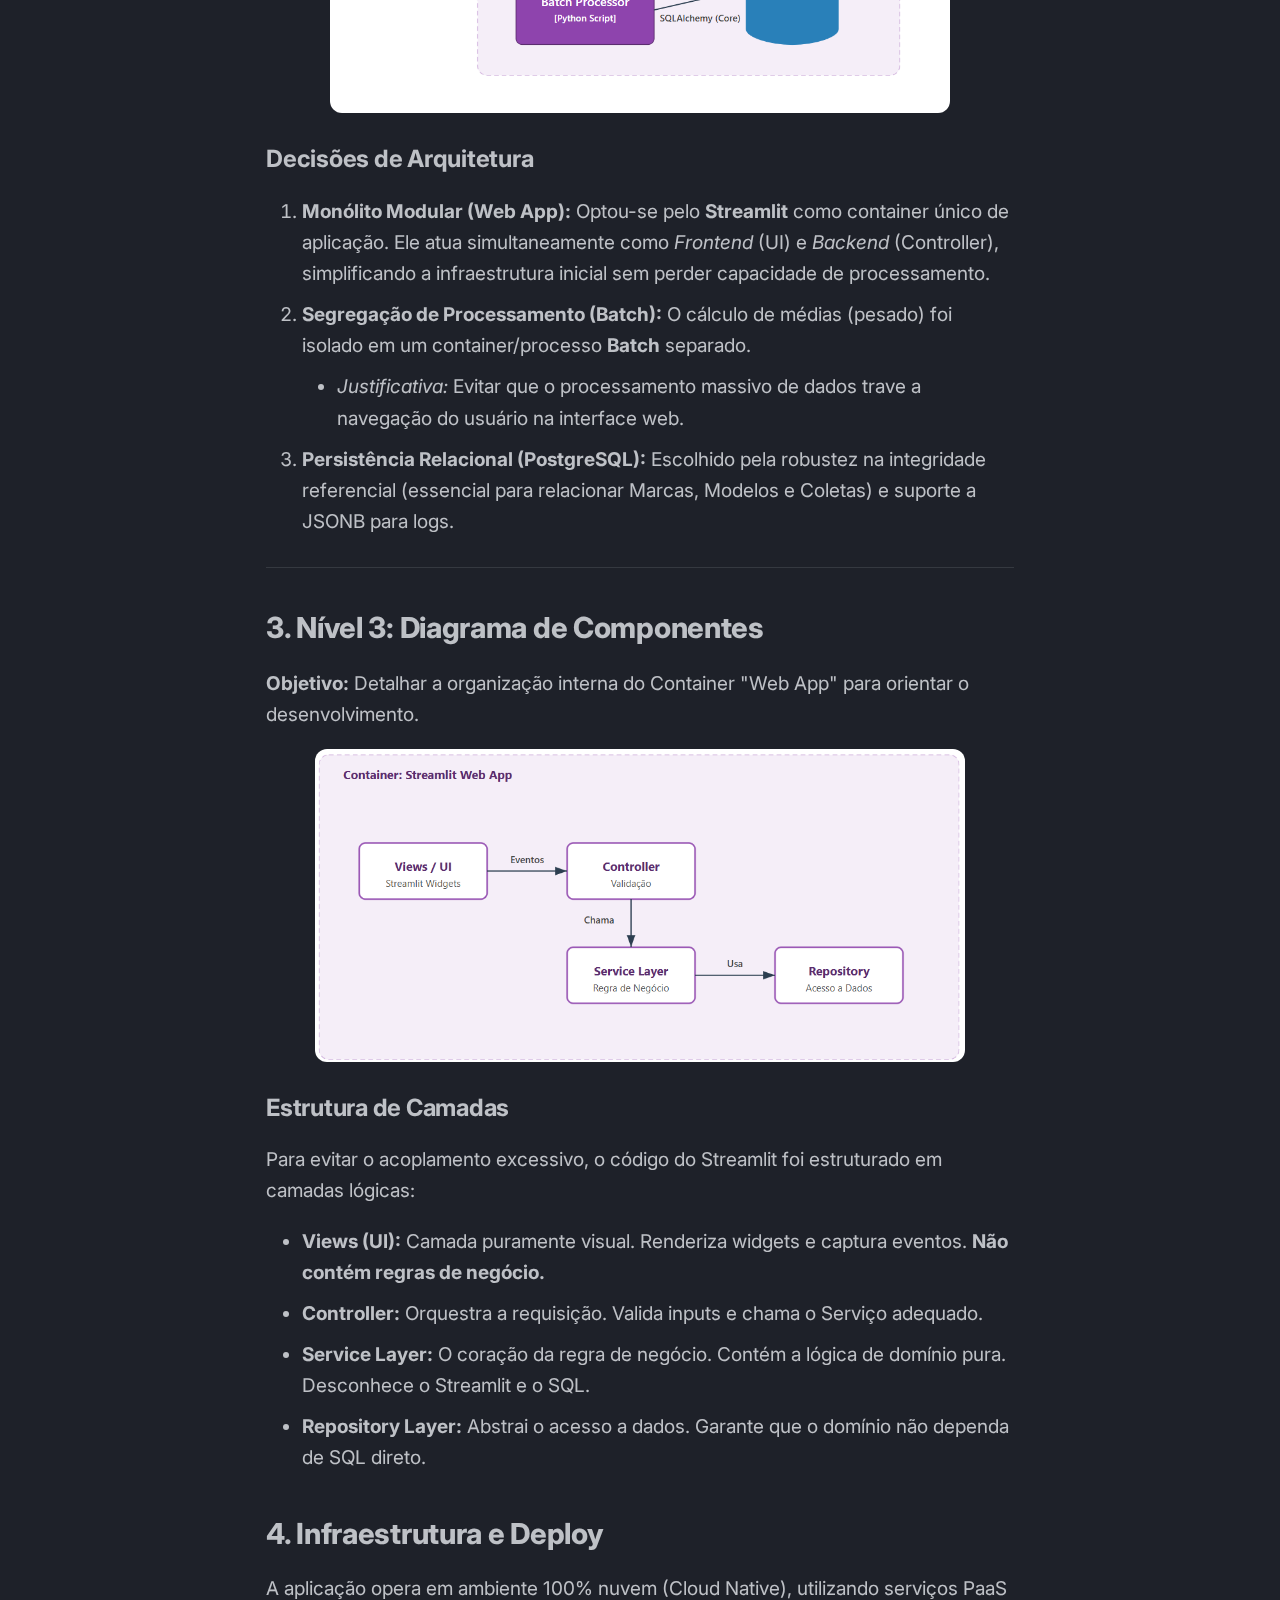
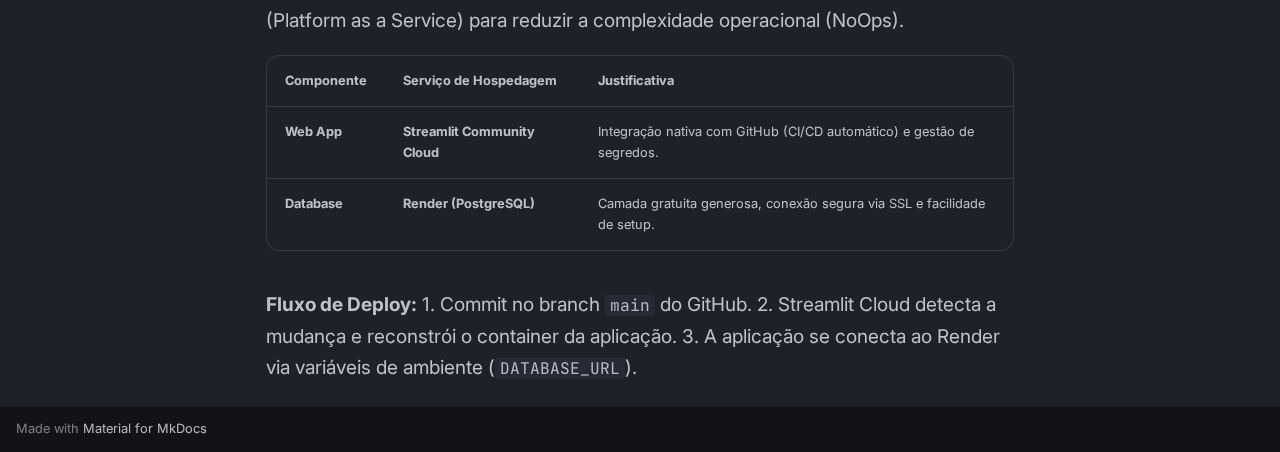
<file: 05-arquitetura/index.html>
<!doctype html>
<html lang="pt" class="no-js">
  <head>
    
      <meta charset="utf-8">
      <meta name="viewport" content="width=device-width,initial-scale=1">
      
        <meta name="description" content="Documentação técnica do projeto CarFlow">
      
      
      
        <link rel="canonical" href="https://tifany-devil.github.io/CarFlow/05-arquitetura/">
      
      
        <link rel="prev" href="../04-modelagem-dados/">
      
      
        <link rel="next" href="../06-technical-design/">
      
      
      <link rel="icon" href="../assets/images/logo.png">
      <meta name="generator" content="mkdocs-1.5.3, mkdocs-material-9.5.3">
    
    
      
        <title>Arquitetura (C4) - CarFlow</title>
      
    
    
      <link rel="stylesheet" href="../assets/stylesheets/main.50c56a3b.min.css">
      
        
        <link rel="stylesheet" href="../assets/stylesheets/palette.06af60db.min.css">
      
      


    
    
      
    
    
      
        
        
        <link rel="preconnect" href="https://fonts.gstatic.com" crossorigin>
        <link rel="stylesheet" href="https://fonts.googleapis.com/css?family=Inter:300,300i,400,400i,700,700i%7CJetBrains+Mono:400,400i,700,700i&display=fallback">
        <style>:root{--md-text-font:"Inter";--md-code-font:"JetBrains Mono"}</style>
      
    
    
      <link rel="stylesheet" href="../stylesheets/extra.css">
    
    <script>__md_scope=new URL("..",location),__md_hash=e=>[...e].reduce((e,_)=>(e<<5)-e+_.charCodeAt(0),0),__md_get=(e,_=localStorage,t=__md_scope)=>JSON.parse(_.getItem(t.pathname+"."+e)),__md_set=(e,_,t=localStorage,a=__md_scope)=>{try{t.setItem(a.pathname+"."+e,JSON.stringify(_))}catch(e){}}</script>
    
      

    
    
    
   <link href="../assets/stylesheets/glightbox.min.css" rel="stylesheet"/><style>
    html.glightbox-open { overflow: initial; height: 100%; }
    .gslide-title { margin-top: 0px; user-select: text; }
    .gslide-desc { color: #666; user-select: text; }
    .gslide-image img { background: white; }
    .gscrollbar-fixer { padding-right: 15px; }
    .gdesc-inner { font-size: 0.75rem; }
    body[data-md-color-scheme="slate"] .gdesc-inner { background: var(--md-default-bg-color);}
    body[data-md-color-scheme="slate"] .gslide-title { color: var(--md-default-fg-color);}
    body[data-md-color-scheme="slate"] .gslide-desc { color: var(--md-default-fg-color);}</style> <script src="../assets/javascripts/glightbox.min.js"></script></head>
  
  
    
    
      
    
    
    
    
    <body dir="ltr" data-md-color-scheme="slate" data-md-color-primary="deep-purple" data-md-color-accent="purple">
  
    
    <input class="md-toggle" data-md-toggle="drawer" type="checkbox" id="__drawer" autocomplete="off">
    <input class="md-toggle" data-md-toggle="search" type="checkbox" id="__search" autocomplete="off">
    <label class="md-overlay" for="__drawer"></label>
    <div data-md-component="skip">
      
        
        <a href="#arquitetura-do-sistema-c4-model" class="md-skip">
          Ir para o conteúdo
        </a>
      
    </div>
    <div data-md-component="announce">
      
    </div>
    
    
      

  

<header class="md-header md-header--shadow" data-md-component="header">
  <nav class="md-header__inner md-grid" aria-label="Cabeçalho">
    <a href=".." title="CarFlow" class="md-header__button md-logo" aria-label="CarFlow" data-md-component="logo">
      
  <img src="../assets/images/logo.png" alt="logo">

    </a>
    <label class="md-header__button md-icon" for="__drawer">
      
      <svg xmlns="http://www.w3.org/2000/svg" viewBox="0 0 24 24"><path d="M3 6h18v2H3V6m0 5h18v2H3v-2m0 5h18v2H3v-2Z"/></svg>
    </label>
    <div class="md-header__title" data-md-component="header-title">
      <div class="md-header__ellipsis">
        <div class="md-header__topic">
          <span class="md-ellipsis">
            CarFlow
          </span>
        </div>
        <div class="md-header__topic" data-md-component="header-topic">
          <span class="md-ellipsis">
            
              Arquitetura (C4)
            
          </span>
        </div>
      </div>
    </div>
    
      
        <form class="md-header__option" data-md-component="palette">
  
    
    
    
    <input class="md-option" data-md-color-media="" data-md-color-scheme="slate" data-md-color-primary="deep-purple" data-md-color-accent="purple"  aria-label="Modo escuro"  type="radio" name="__palette" id="__palette_0">
    
      <label class="md-header__button md-icon" title="Modo escuro" for="__palette_1" hidden>
        <svg xmlns="http://www.w3.org/2000/svg" viewBox="0 0 24 24"><path d="m17.75 4.09-2.53 1.94.91 3.06-2.63-1.81-2.63 1.81.91-3.06-2.53-1.94L12.44 4l1.06-3 1.06 3 3.19.09m3.5 6.91-1.64 1.25.59 1.98-1.7-1.17-1.7 1.17.59-1.98L15.75 11l2.06-.05L18.5 9l.69 1.95 2.06.05m-2.28 4.95c.83-.08 1.72 1.1 1.19 1.85-.32.45-.66.87-1.08 1.27C15.17 23 8.84 23 4.94 19.07c-3.91-3.9-3.91-10.24 0-14.14.4-.4.82-.76 1.27-1.08.75-.53 1.93.36 1.85 1.19-.27 2.86.69 5.83 2.89 8.02a9.96 9.96 0 0 0 8.02 2.89m-1.64 2.02a12.08 12.08 0 0 1-7.8-3.47c-2.17-2.19-3.33-5-3.49-7.82-2.81 3.14-2.7 7.96.31 10.98 3.02 3.01 7.84 3.12 10.98.31Z"/></svg>
      </label>
    
  
    
    
    
    <input class="md-option" data-md-color-media="" data-md-color-scheme="default" data-md-color-primary="deep-purple" data-md-color-accent="purple"  aria-label="Modo claro"  type="radio" name="__palette" id="__palette_1">
    
      <label class="md-header__button md-icon" title="Modo claro" for="__palette_0" hidden>
        <svg xmlns="http://www.w3.org/2000/svg" viewBox="0 0 24 24"><path d="M12 7a5 5 0 0 1 5 5 5 5 0 0 1-5 5 5 5 0 0 1-5-5 5 5 0 0 1 5-5m0 2a3 3 0 0 0-3 3 3 3 0 0 0 3 3 3 3 0 0 0 3-3 3 3 0 0 0-3-3m0-7 2.39 3.42C13.65 5.15 12.84 5 12 5c-.84 0-1.65.15-2.39.42L12 2M3.34 7l4.16-.35A7.2 7.2 0 0 0 5.94 8.5c-.44.74-.69 1.5-.83 2.29L3.34 7m.02 10 1.76-3.77a7.131 7.131 0 0 0 2.38 4.14L3.36 17M20.65 7l-1.77 3.79a7.023 7.023 0 0 0-2.38-4.15l4.15.36m-.01 10-4.14.36c.59-.51 1.12-1.14 1.54-1.86.42-.73.69-1.5.83-2.29L20.64 17M12 22l-2.41-3.44c.74.27 1.55.44 2.41.44.82 0 1.63-.17 2.37-.44L12 22Z"/></svg>
      </label>
    
  
</form>
      
    
    
      <script>var media,input,key,value,palette=__md_get("__palette");if(palette&&palette.color){"(prefers-color-scheme)"===palette.color.media&&(media=matchMedia("(prefers-color-scheme: light)"),input=document.querySelector(media.matches?"[data-md-color-media='(prefers-color-scheme: light)']":"[data-md-color-media='(prefers-color-scheme: dark)']"),palette.color.media=input.getAttribute("data-md-color-media"),palette.color.scheme=input.getAttribute("data-md-color-scheme"),palette.color.primary=input.getAttribute("data-md-color-primary"),palette.color.accent=input.getAttribute("data-md-color-accent"));for([key,value]of Object.entries(palette.color))document.body.setAttribute("data-md-color-"+key,value)}</script>
    
    
    
      <label class="md-header__button md-icon" for="__search">
        
        <svg xmlns="http://www.w3.org/2000/svg" viewBox="0 0 24 24"><path d="M9.5 3A6.5 6.5 0 0 1 16 9.5c0 1.61-.59 3.09-1.56 4.23l.27.27h.79l5 5-1.5 1.5-5-5v-.79l-.27-.27A6.516 6.516 0 0 1 9.5 16 6.5 6.5 0 0 1 3 9.5 6.5 6.5 0 0 1 9.5 3m0 2C7 5 5 7 5 9.5S7 14 9.5 14 14 12 14 9.5 12 5 9.5 5Z"/></svg>
      </label>
      <div class="md-search" data-md-component="search" role="dialog">
  <label class="md-search__overlay" for="__search"></label>
  <div class="md-search__inner" role="search">
    <form class="md-search__form" name="search">
      <input type="text" class="md-search__input" name="query" aria-label="Buscar" placeholder="Buscar" autocapitalize="off" autocorrect="off" autocomplete="off" spellcheck="false" data-md-component="search-query" required>
      <label class="md-search__icon md-icon" for="__search">
        
        <svg xmlns="http://www.w3.org/2000/svg" viewBox="0 0 24 24"><path d="M9.5 3A6.5 6.5 0 0 1 16 9.5c0 1.61-.59 3.09-1.56 4.23l.27.27h.79l5 5-1.5 1.5-5-5v-.79l-.27-.27A6.516 6.516 0 0 1 9.5 16 6.5 6.5 0 0 1 3 9.5 6.5 6.5 0 0 1 9.5 3m0 2C7 5 5 7 5 9.5S7 14 9.5 14 14 12 14 9.5 12 5 9.5 5Z"/></svg>
        
        <svg xmlns="http://www.w3.org/2000/svg" viewBox="0 0 24 24"><path d="M20 11v2H8l5.5 5.5-1.42 1.42L4.16 12l7.92-7.92L13.5 5.5 8 11h12Z"/></svg>
      </label>
      <nav class="md-search__options" aria-label="Pesquisar">
        
        <button type="reset" class="md-search__icon md-icon" title="Limpar" aria-label="Limpar" tabindex="-1">
          
          <svg xmlns="http://www.w3.org/2000/svg" viewBox="0 0 24 24"><path d="M19 6.41 17.59 5 12 10.59 6.41 5 5 6.41 10.59 12 5 17.59 6.41 19 12 13.41 17.59 19 19 17.59 13.41 12 19 6.41Z"/></svg>
        </button>
      </nav>
      
        <div class="md-search__suggest" data-md-component="search-suggest"></div>
      
    </form>
    <div class="md-search__output">
      <div class="md-search__scrollwrap" data-md-scrollfix>
        <div class="md-search-result" data-md-component="search-result">
          <div class="md-search-result__meta">
            Inicializando a pesquisa
          </div>
          <ol class="md-search-result__list" role="presentation"></ol>
        </div>
      </div>
    </div>
  </div>
</div>
    
    
      <div class="md-header__source">
        <a href="https://github.com/Tifany-Devil/CarFlow" title="Ir ao repositório" class="md-source" data-md-component="source">
  <div class="md-source__icon md-icon">
    
    <svg xmlns="http://www.w3.org/2000/svg" viewBox="0 0 448 512"><!--! Font Awesome Free 6.5.1 by @fontawesome - https://fontawesome.com License - https://fontawesome.com/license/free (Icons: CC BY 4.0, Fonts: SIL OFL 1.1, Code: MIT License) Copyright 2023 Fonticons, Inc.--><path d="M439.55 236.05 244 40.45a28.87 28.87 0 0 0-40.81 0l-40.66 40.63 51.52 51.52c27.06-9.14 52.68 16.77 43.39 43.68l49.66 49.66c34.23-11.8 61.18 31 35.47 56.69-26.49 26.49-70.21-2.87-56-37.34L240.22 199v121.85c25.3 12.54 22.26 41.85 9.08 55a34.34 34.34 0 0 1-48.55 0c-17.57-17.6-11.07-46.91 11.25-56v-123c-20.8-8.51-24.6-30.74-18.64-45L142.57 101 8.45 235.14a28.86 28.86 0 0 0 0 40.81l195.61 195.6a28.86 28.86 0 0 0 40.8 0l194.69-194.69a28.86 28.86 0 0 0 0-40.81z"/></svg>
  </div>
  <div class="md-source__repository">
    Tifany-Devil/CarFlow
  </div>
</a>
      </div>
    
  </nav>
  
</header>
    
    <div class="md-container" data-md-component="container">
      
      
        
          
        
      
      <main class="md-main" data-md-component="main">
        <div class="md-main__inner md-grid">
          
            
              
              <div class="md-sidebar md-sidebar--primary" data-md-component="sidebar" data-md-type="navigation" >
                <div class="md-sidebar__scrollwrap">
                  <div class="md-sidebar__inner">
                    



<nav class="md-nav md-nav--primary" aria-label="Navegação" data-md-level="0">
  <label class="md-nav__title" for="__drawer">
    <a href=".." title="CarFlow" class="md-nav__button md-logo" aria-label="CarFlow" data-md-component="logo">
      
  <img src="../assets/images/logo.png" alt="logo">

    </a>
    CarFlow
  </label>
  
    <div class="md-nav__source">
      <a href="https://github.com/Tifany-Devil/CarFlow" title="Ir ao repositório" class="md-source" data-md-component="source">
  <div class="md-source__icon md-icon">
    
    <svg xmlns="http://www.w3.org/2000/svg" viewBox="0 0 448 512"><!--! Font Awesome Free 6.5.1 by @fontawesome - https://fontawesome.com License - https://fontawesome.com/license/free (Icons: CC BY 4.0, Fonts: SIL OFL 1.1, Code: MIT License) Copyright 2023 Fonticons, Inc.--><path d="M439.55 236.05 244 40.45a28.87 28.87 0 0 0-40.81 0l-40.66 40.63 51.52 51.52c27.06-9.14 52.68 16.77 43.39 43.68l49.66 49.66c34.23-11.8 61.18 31 35.47 56.69-26.49 26.49-70.21-2.87-56-37.34L240.22 199v121.85c25.3 12.54 22.26 41.85 9.08 55a34.34 34.34 0 0 1-48.55 0c-17.57-17.6-11.07-46.91 11.25-56v-123c-20.8-8.51-24.6-30.74-18.64-45L142.57 101 8.45 235.14a28.86 28.86 0 0 0 0 40.81l195.61 195.6a28.86 28.86 0 0 0 40.8 0l194.69-194.69a28.86 28.86 0 0 0 0-40.81z"/></svg>
  </div>
  <div class="md-source__repository">
    Tifany-Devil/CarFlow
  </div>
</a>
    </div>
  
  <ul class="md-nav__list" data-md-scrollfix>
    
      
      
  
  
  
  
    <li class="md-nav__item">
      <a href=".." class="md-nav__link">
        
  
  <span class="md-ellipsis">
    Início
  </span>
  

      </a>
    </li>
  

    
      
      
  
  
  
  
    
    
    
    
    
      
      
    
    <li class="md-nav__item md-nav__item--section md-nav__item--nested">
      
        
        
        
        <input class="md-nav__toggle md-toggle " type="checkbox" id="__nav_2" >
        
          
          <label class="md-nav__link" for="__nav_2" id="__nav_2_label" tabindex="">
            
  
  <span class="md-ellipsis">
    Visão Geral
  </span>
  

            <span class="md-nav__icon md-icon"></span>
          </label>
        
        <nav class="md-nav" data-md-level="1" aria-labelledby="__nav_2_label" aria-expanded="false">
          <label class="md-nav__title" for="__nav_2">
            <span class="md-nav__icon md-icon"></span>
            Visão Geral
          </label>
          <ul class="md-nav__list" data-md-scrollfix>
            
              
                
  
  
  
  
    <li class="md-nav__item">
      <a href="../01-visao-geral/escopo/" class="md-nav__link">
        
  
  <span class="md-ellipsis">
    Escopo (IN/OUT)
  </span>
  

      </a>
    </li>
  

              
            
          </ul>
        </nav>
      
    </li>
  

    
      
      
  
  
  
  
    <li class="md-nav__item">
      <a href="../09-jira/" class="md-nav__link">
        
  
  <span class="md-ellipsis">
    Jira & Planning
  </span>
  

      </a>
    </li>
  

    
      
      
  
  
  
  
    <li class="md-nav__item">
      <a href="../02-requisitos/" class="md-nav__link">
        
  
  <span class="md-ellipsis">
    Requisitos
  </span>
  

      </a>
    </li>
  

    
      
      
  
  
  
  
    <li class="md-nav__item">
      <a href="../03-processos-bpmn/" class="md-nav__link">
        
  
  <span class="md-ellipsis">
    Processos (BPMN)
  </span>
  

      </a>
    </li>
  

    
      
      
  
  
  
  
    <li class="md-nav__item">
      <a href="../04-modelagem-dados/" class="md-nav__link">
        
  
  <span class="md-ellipsis">
    Modelagem de Dados
  </span>
  

      </a>
    </li>
  

    
      
      
  
  
    
  
  
  
    <li class="md-nav__item md-nav__item--active">
      
      <input class="md-nav__toggle md-toggle" type="checkbox" id="__toc">
      
      
        
      
      
        <label class="md-nav__link md-nav__link--active" for="__toc">
          
  
  <span class="md-ellipsis">
    Arquitetura (C4)
  </span>
  

          <span class="md-nav__icon md-icon"></span>
        </label>
      
      <a href="./" class="md-nav__link md-nav__link--active">
        
  
  <span class="md-ellipsis">
    Arquitetura (C4)
  </span>
  

      </a>
      
        

<nav class="md-nav md-nav--secondary" aria-label="Índice">
  
  
  
    
  
  
    <label class="md-nav__title" for="__toc">
      <span class="md-nav__icon md-icon"></span>
      Índice
    </label>
    <ul class="md-nav__list" data-md-component="toc" data-md-scrollfix>
      
        <li class="md-nav__item">
  <a href="#1-nivel-1-diagrama-de-contexto" class="md-nav__link">
    <span class="md-ellipsis">
      1. Nível 1: Diagrama de Contexto
    </span>
  </a>
  
    <nav class="md-nav" aria-label="1. Nível 1: Diagrama de Contexto">
      <ul class="md-nav__list">
        
          <li class="md-nav__item">
  <a href="#atores-e-sistemas" class="md-nav__link">
    <span class="md-ellipsis">
      Atores e Sistemas
    </span>
  </a>
  
</li>
        
      </ul>
    </nav>
  
</li>
      
        <li class="md-nav__item">
  <a href="#2-nivel-2-diagrama-de-container" class="md-nav__link">
    <span class="md-ellipsis">
      2. Nível 2: Diagrama de Container
    </span>
  </a>
  
    <nav class="md-nav" aria-label="2. Nível 2: Diagrama de Container">
      <ul class="md-nav__list">
        
          <li class="md-nav__item">
  <a href="#decisoes-de-arquitetura" class="md-nav__link">
    <span class="md-ellipsis">
      Decisões de Arquitetura
    </span>
  </a>
  
</li>
        
      </ul>
    </nav>
  
</li>
      
        <li class="md-nav__item">
  <a href="#3-nivel-3-diagrama-de-componentes" class="md-nav__link">
    <span class="md-ellipsis">
      3. Nível 3: Diagrama de Componentes
    </span>
  </a>
  
    <nav class="md-nav" aria-label="3. Nível 3: Diagrama de Componentes">
      <ul class="md-nav__list">
        
          <li class="md-nav__item">
  <a href="#estrutura-de-camadas" class="md-nav__link">
    <span class="md-ellipsis">
      Estrutura de Camadas
    </span>
  </a>
  
</li>
        
      </ul>
    </nav>
  
</li>
      
        <li class="md-nav__item">
  <a href="#4-infraestrutura-e-deploy" class="md-nav__link">
    <span class="md-ellipsis">
      4. Infraestrutura e Deploy
    </span>
  </a>
  
</li>
      
    </ul>
  
</nav>
      
    </li>
  

    
      
      
  
  
  
  
    <li class="md-nav__item">
      <a href="../06-technical-design/" class="md-nav__link">
        
  
  <span class="md-ellipsis">
    Technical Design
  </span>
  

      </a>
    </li>
  

    
      
      
  
  
  
  
    <li class="md-nav__item">
      <a href="../10-prototipos/" class="md-nav__link">
        
  
  <span class="md-ellipsis">
    Protótipos
  </span>
  

      </a>
    </li>
  

    
      
      
  
  
  
  
    <li class="md-nav__item">
      <a href="../07-qualidade/" class="md-nav__link">
        
  
  <span class="md-ellipsis">
    Qualidade
  </span>
  

      </a>
    </li>
  

    
      
      
  
  
  
  
    <li class="md-nav__item">
      <a href="../08-adr/" class="md-nav__link">
        
  
  <span class="md-ellipsis">
    ADRs
  </span>
  

      </a>
    </li>
  

    
  </ul>
</nav>
                  </div>
                </div>
              </div>
            
            
              
              <div class="md-sidebar md-sidebar--secondary" data-md-component="sidebar" data-md-type="toc" >
                <div class="md-sidebar__scrollwrap">
                  <div class="md-sidebar__inner">
                    

<nav class="md-nav md-nav--secondary" aria-label="Índice">
  
  
  
    
  
  
    <label class="md-nav__title" for="__toc">
      <span class="md-nav__icon md-icon"></span>
      Índice
    </label>
    <ul class="md-nav__list" data-md-component="toc" data-md-scrollfix>
      
        <li class="md-nav__item">
  <a href="#1-nivel-1-diagrama-de-contexto" class="md-nav__link">
    <span class="md-ellipsis">
      1. Nível 1: Diagrama de Contexto
    </span>
  </a>
  
    <nav class="md-nav" aria-label="1. Nível 1: Diagrama de Contexto">
      <ul class="md-nav__list">
        
          <li class="md-nav__item">
  <a href="#atores-e-sistemas" class="md-nav__link">
    <span class="md-ellipsis">
      Atores e Sistemas
    </span>
  </a>
  
</li>
        
      </ul>
    </nav>
  
</li>
      
        <li class="md-nav__item">
  <a href="#2-nivel-2-diagrama-de-container" class="md-nav__link">
    <span class="md-ellipsis">
      2. Nível 2: Diagrama de Container
    </span>
  </a>
  
    <nav class="md-nav" aria-label="2. Nível 2: Diagrama de Container">
      <ul class="md-nav__list">
        
          <li class="md-nav__item">
  <a href="#decisoes-de-arquitetura" class="md-nav__link">
    <span class="md-ellipsis">
      Decisões de Arquitetura
    </span>
  </a>
  
</li>
        
      </ul>
    </nav>
  
</li>
      
        <li class="md-nav__item">
  <a href="#3-nivel-3-diagrama-de-componentes" class="md-nav__link">
    <span class="md-ellipsis">
      3. Nível 3: Diagrama de Componentes
    </span>
  </a>
  
    <nav class="md-nav" aria-label="3. Nível 3: Diagrama de Componentes">
      <ul class="md-nav__list">
        
          <li class="md-nav__item">
  <a href="#estrutura-de-camadas" class="md-nav__link">
    <span class="md-ellipsis">
      Estrutura de Camadas
    </span>
  </a>
  
</li>
        
      </ul>
    </nav>
  
</li>
      
        <li class="md-nav__item">
  <a href="#4-infraestrutura-e-deploy" class="md-nav__link">
    <span class="md-ellipsis">
      4. Infraestrutura e Deploy
    </span>
  </a>
  
</li>
      
    </ul>
  
</nav>
                  </div>
                </div>
              </div>
            
          
          
            <div class="md-content" data-md-component="content">
              <article class="md-content__inner md-typeset">
                
                  

  
  


<h1 id="arquitetura-do-sistema-c4-model">Arquitetura do Sistema (C4 Model)<a class="headerlink" href="#arquitetura-do-sistema-c4-model" title="Permanent link">&para;</a></h1>
<p>Esta seção descreve a arquitetura do <strong>CarFlow</strong> utilizando o modelo <strong>C4 (Context, Containers, Components)</strong>. A documentação parte do nível macro (Contexto) até o nível de organização de código (Componentes), detalhando fronteiras, tecnologias e responsabilidades.</p>
<hr />
<h2 id="1-nivel-1-diagrama-de-contexto">1. Nível 1: Diagrama de Contexto<a class="headerlink" href="#1-nivel-1-diagrama-de-contexto" title="Permanent link">&para;</a></h2>
<p><strong>Objetivo:</strong> Apresentar o sistema como uma "caixa preta" e suas interações com os usuários.</p>
<p><a class="glightbox" href="../assets/diagrams/C4-Contexto.png"><img alt="Diagrama de Contexto" src="../assets/diagrams/C4-Contexto.png" width="600" /></a></p>
<h3 id="atores-e-sistemas">Atores e Sistemas<a class="headerlink" href="#atores-e-sistemas" title="Permanent link">&para;</a></h3>
<ul>
<li><strong>Usuário Público:</strong> Ator principal do escopo <em>Build</em>. Acessa o sistema via navegador para consultar preços consolidados. Não requer autenticação.</li>
<li><strong>CarFlow System:</strong> O sistema em si. Responsável pela consolidação (Batch), armazenamento e exibição dos dados de mercado.</li>
<li><strong>Equipe Operacional (Spec-only):</strong> Representa os perfis (Pesquisador, Coordenador) que alimentam a base. Nesta versão, suas interações são documentadas para contexto, mas não implementadas no MVP.</li>
</ul>
<hr />
<h2 id="2-nivel-2-diagrama-de-container">2. Nível 2: Diagrama de Container<a class="headerlink" href="#2-nivel-2-diagrama-de-container" title="Permanent link">&para;</a></h2>
<p><strong>Objetivo:</strong> Abrir a "caixa preta" e mostrar as unidades de deploy (containers Docker) e tecnologias escolhidas.</p>
<p><a class="glightbox" href="../assets/diagrams/C4-Container.png"><img alt="Diagrama de Container" src="../assets/diagrams/C4-Container.png" width="620" /></a></p>
<h3 id="decisoes-de-arquitetura">Decisões de Arquitetura<a class="headerlink" href="#decisoes-de-arquitetura" title="Permanent link">&para;</a></h3>
<ol>
<li><strong>Monólito Modular (Web App):</strong> Optou-se pelo <strong>Streamlit</strong> como container único de aplicação. Ele atua simultaneamente como <em>Frontend</em> (UI) e <em>Backend</em> (Controller), simplificando a infraestrutura inicial sem perder capacidade de processamento.</li>
<li><strong>Segregação de Processamento (Batch):</strong> O cálculo de médias (pesado) foi isolado em um container/processo <strong>Batch</strong> separado.<ul>
<li><em>Justificativa:</em> Evitar que o processamento massivo de dados trave a navegação do usuário na interface web.</li>
</ul>
</li>
<li><strong>Persistência Relacional (PostgreSQL):</strong> Escolhido pela robustez na integridade referencial (essencial para relacionar Marcas, Modelos e Coletas) e suporte a JSONB para logs.</li>
</ol>
<hr />
<h2 id="3-nivel-3-diagrama-de-componentes">3. Nível 3: Diagrama de Componentes<a class="headerlink" href="#3-nivel-3-diagrama-de-componentes" title="Permanent link">&para;</a></h2>
<p><strong>Objetivo:</strong> Detalhar a organização interna do Container "Web App" para orientar o desenvolvimento.</p>
<p><a class="glightbox" href="../assets/diagrams/C4-Componentes.png"><img alt="Diagrama de Container" src="../assets/diagrams/C4-Componentes.png" width="650" /></a></p>
<h3 id="estrutura-de-camadas">Estrutura de Camadas<a class="headerlink" href="#estrutura-de-camadas" title="Permanent link">&para;</a></h3>
<p>Para evitar o acoplamento excessivo, o código do Streamlit foi estruturado em camadas lógicas:</p>
<ul>
<li><strong>Views (UI):</strong> Camada puramente visual. Renderiza widgets e captura eventos. <strong>Não contém regras de negócio.</strong></li>
<li><strong>Controller:</strong> Orquestra a requisição. Valida inputs e chama o Serviço adequado.</li>
<li><strong>Service Layer:</strong> O coração da regra de negócio. Contém a lógica de domínio pura. Desconhece o Streamlit e o SQL.</li>
<li><strong>Repository Layer:</strong> Abstrai o acesso a dados. Garante que o domínio não dependa de SQL direto.</li>
</ul>
<h2 id="4-infraestrutura-e-deploy">4. Infraestrutura e Deploy<a class="headerlink" href="#4-infraestrutura-e-deploy" title="Permanent link">&para;</a></h2>
<p>A aplicação opera em ambiente 100% nuvem (Cloud Native), utilizando serviços PaaS (Platform as a Service) para reduzir a complexidade operacional (NoOps).</p>
<table>
<thead>
<tr>
<th style="text-align: left;">Componente</th>
<th style="text-align: left;">Serviço de Hospedagem</th>
<th style="text-align: left;">Justificativa</th>
</tr>
</thead>
<tbody>
<tr>
<td style="text-align: left;"><strong>Web App</strong></td>
<td style="text-align: left;"><strong>Streamlit Community Cloud</strong></td>
<td style="text-align: left;">Integração nativa com GitHub (CI/CD automático) e gestão de segredos.</td>
</tr>
<tr>
<td style="text-align: left;"><strong>Database</strong></td>
<td style="text-align: left;"><strong>Render (PostgreSQL)</strong></td>
<td style="text-align: left;">Camada gratuita generosa, conexão segura via SSL e facilidade de setup.</td>
</tr>
</tbody>
</table>
<p><strong>Fluxo de Deploy:</strong>
1.  Commit no branch <code>main</code> do GitHub.
2.  Streamlit Cloud detecta a mudança e reconstrói o container da aplicação.
3.  A aplicação se conecta ao Render via variáveis de ambiente (<code>DATABASE_URL</code>).</p>












                
              </article>
            </div>
          
          
<script>var target=document.getElementById(location.hash.slice(1));target&&target.name&&(target.checked=target.name.startsWith("__tabbed_"))</script>
        </div>
        
      </main>
      
        <footer class="md-footer">
  
  <div class="md-footer-meta md-typeset">
    <div class="md-footer-meta__inner md-grid">
      <div class="md-copyright">
  
  
    Made with
    <a href="https://squidfunk.github.io/mkdocs-material/" target="_blank" rel="noopener">
      Material for MkDocs
    </a>
  
</div>
      
    </div>
  </div>
</footer>
      
    </div>
    <div class="md-dialog" data-md-component="dialog">
      <div class="md-dialog__inner md-typeset"></div>
    </div>
    
    
    <script id="__config" type="application/json">{"base": "..", "features": ["navigation.instant", "navigation.tracking", "navigation.sections", "toc.follow", "content.code.copy", "search.suggest", "search.highlight"], "search": "../assets/javascripts/workers/search.f886a092.min.js", "translations": {"clipboard.copied": "Copiado para \u00e1rea de transfer\u00eancia", "clipboard.copy": "Copiar para \u00e1rea de transfer\u00eancia", "search.result.more.one": "Mais 1 nesta p\u00e1gina", "search.result.more.other": "Mais # nesta p\u00e1gina", "search.result.none": "Nenhum resultado encontrado", "search.result.one": "1 resultado encontrado", "search.result.other": "# resultados encontrados", "search.result.placeholder": "Digite para iniciar a busca", "search.result.term.missing": "Ausente", "select.version": "Selecione a vers\u00e3o"}}</script>
    
    
      <script src="../assets/javascripts/bundle.d7c377c4.min.js"></script>
      
    
  <script>document$.subscribe(() => {const lightbox = GLightbox({"touchNavigation": true, "loop": false, "zoomable": true, "draggable": true, "openEffect": "zoom", "closeEffect": "zoom", "slideEffect": "slide"});})</script></body>
</html>
</file>
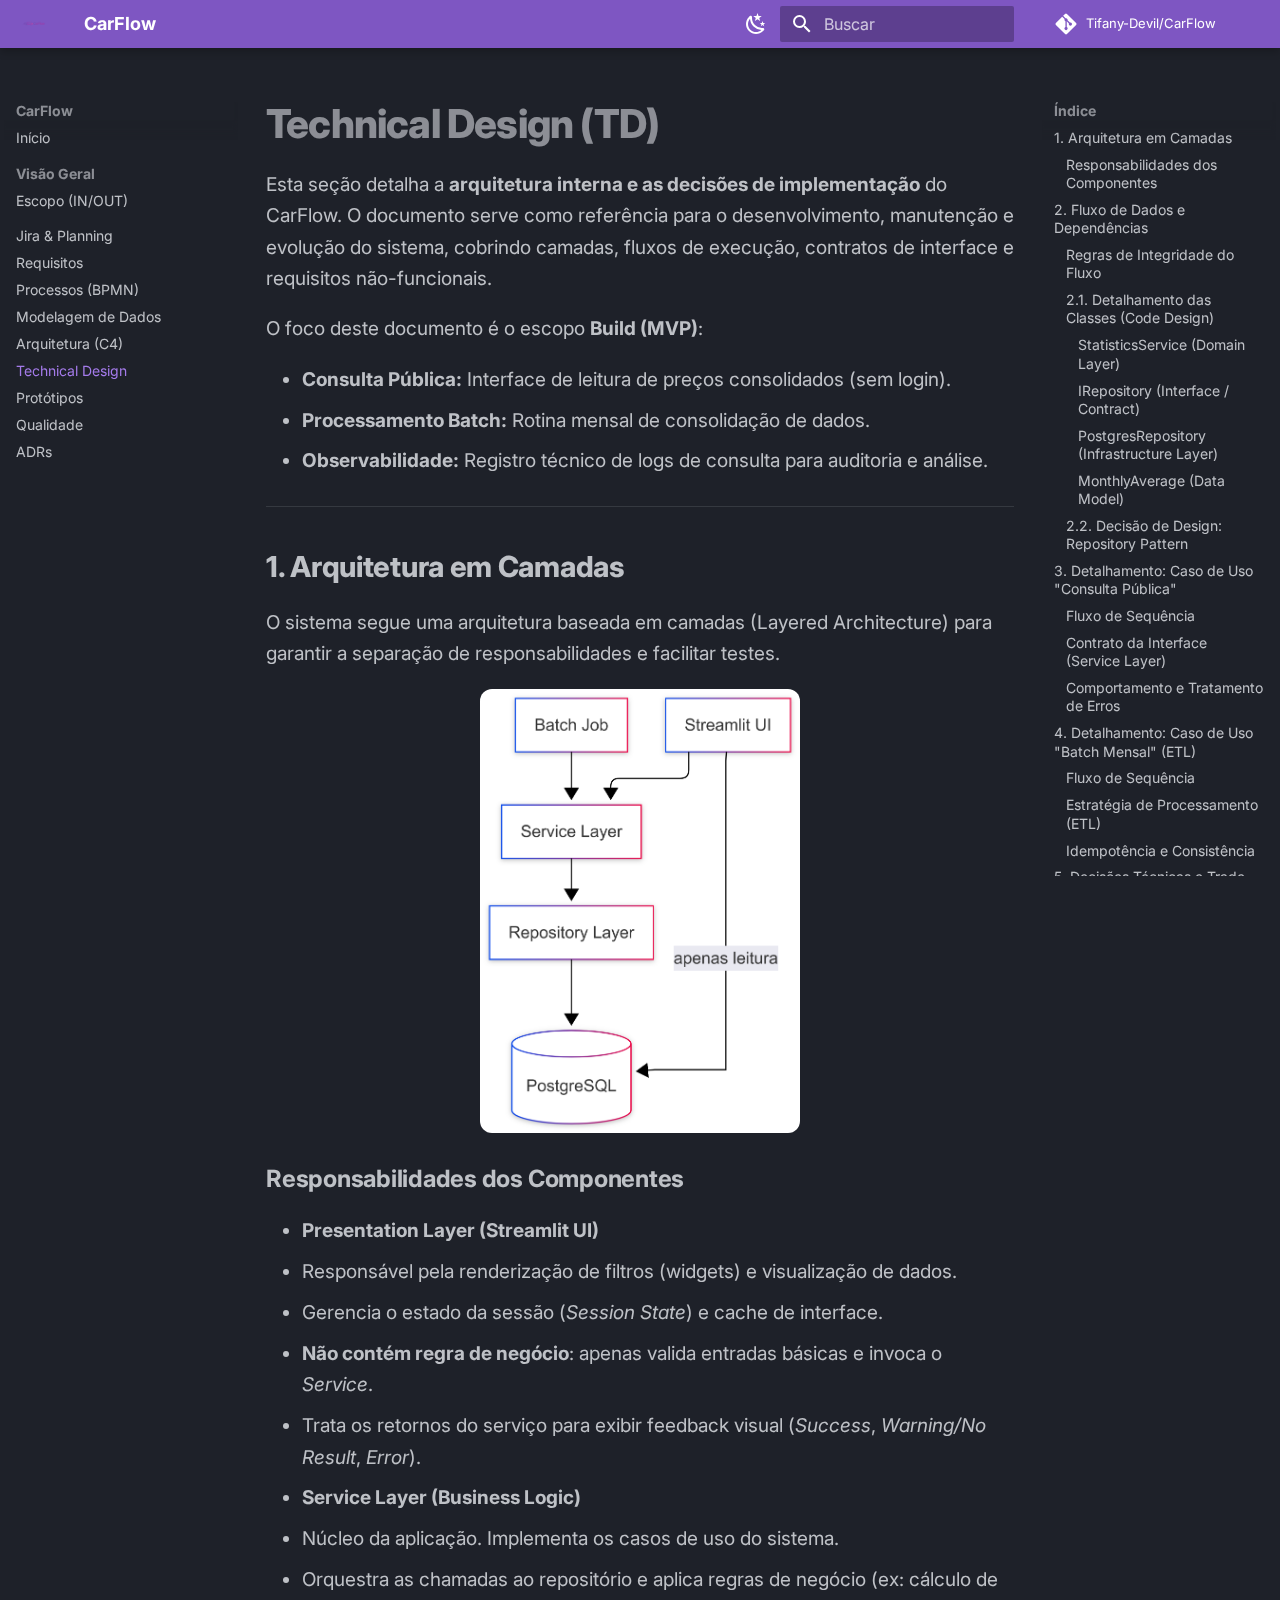
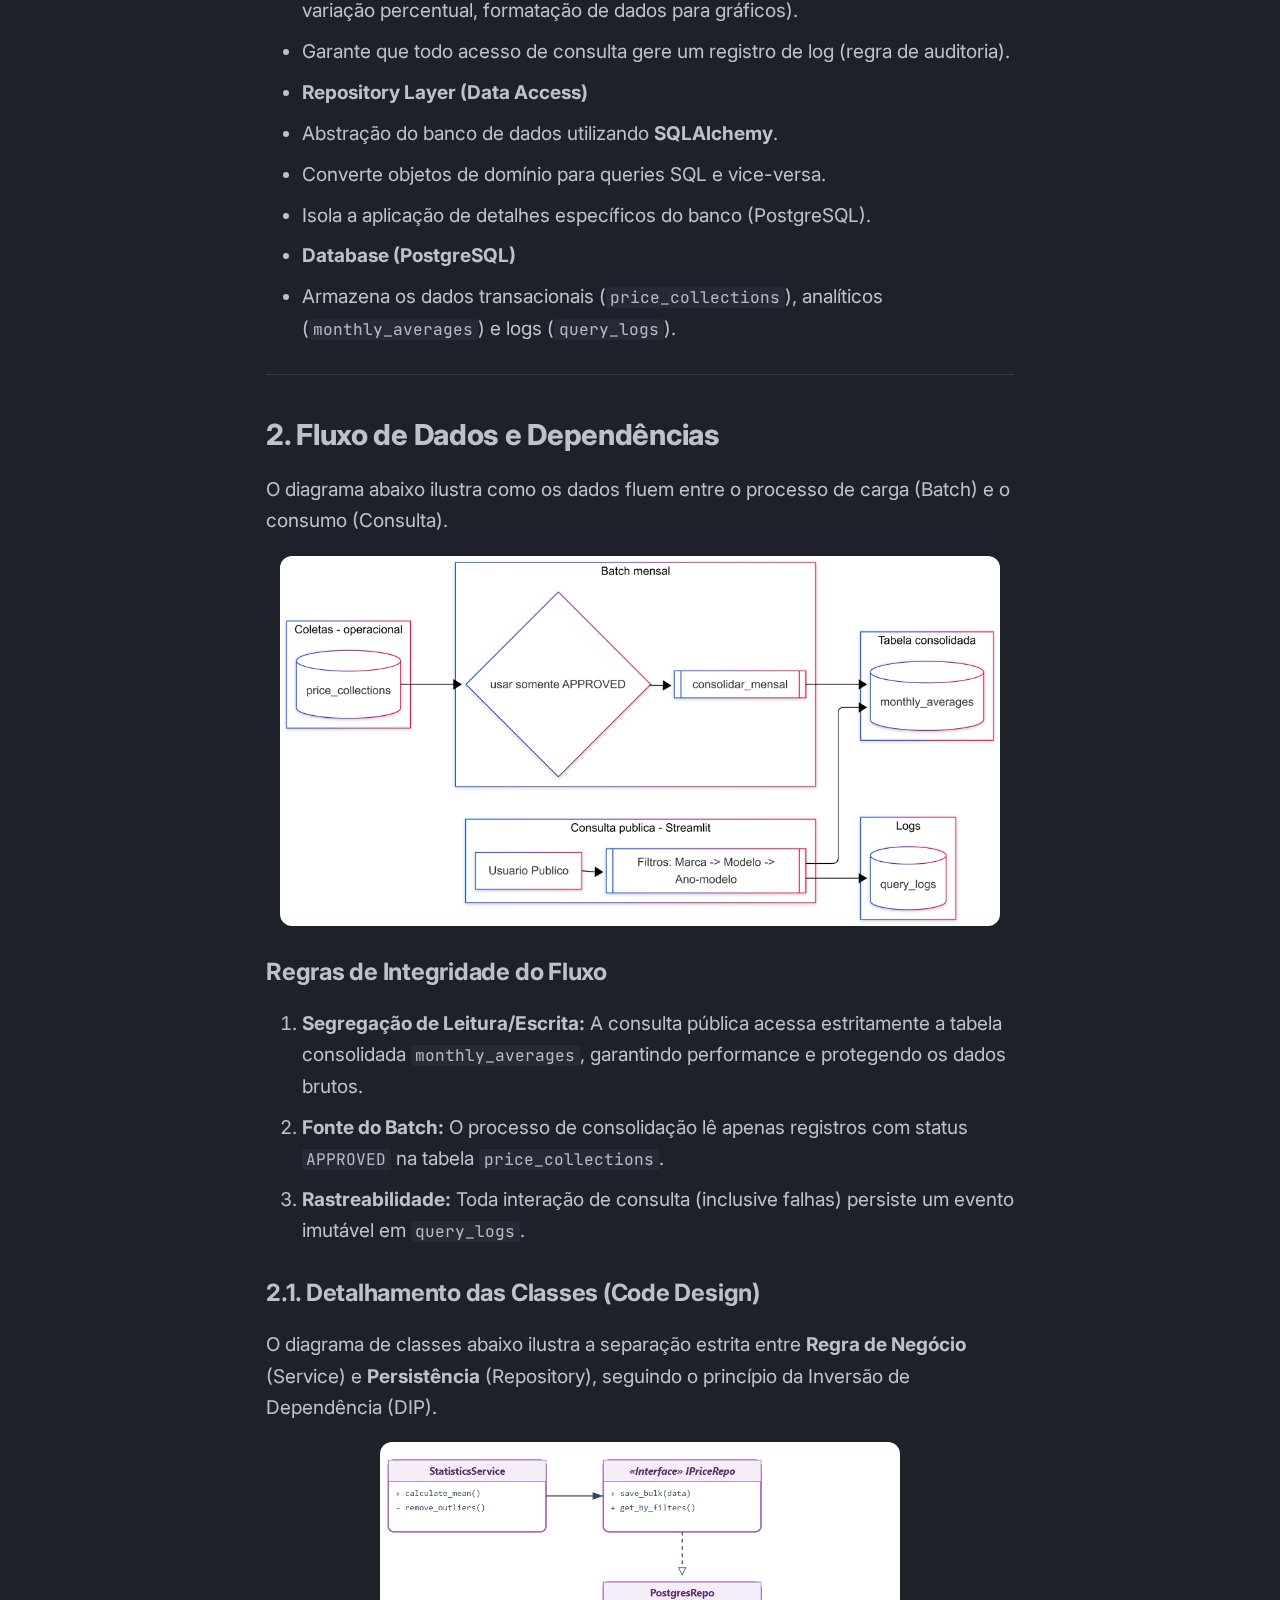
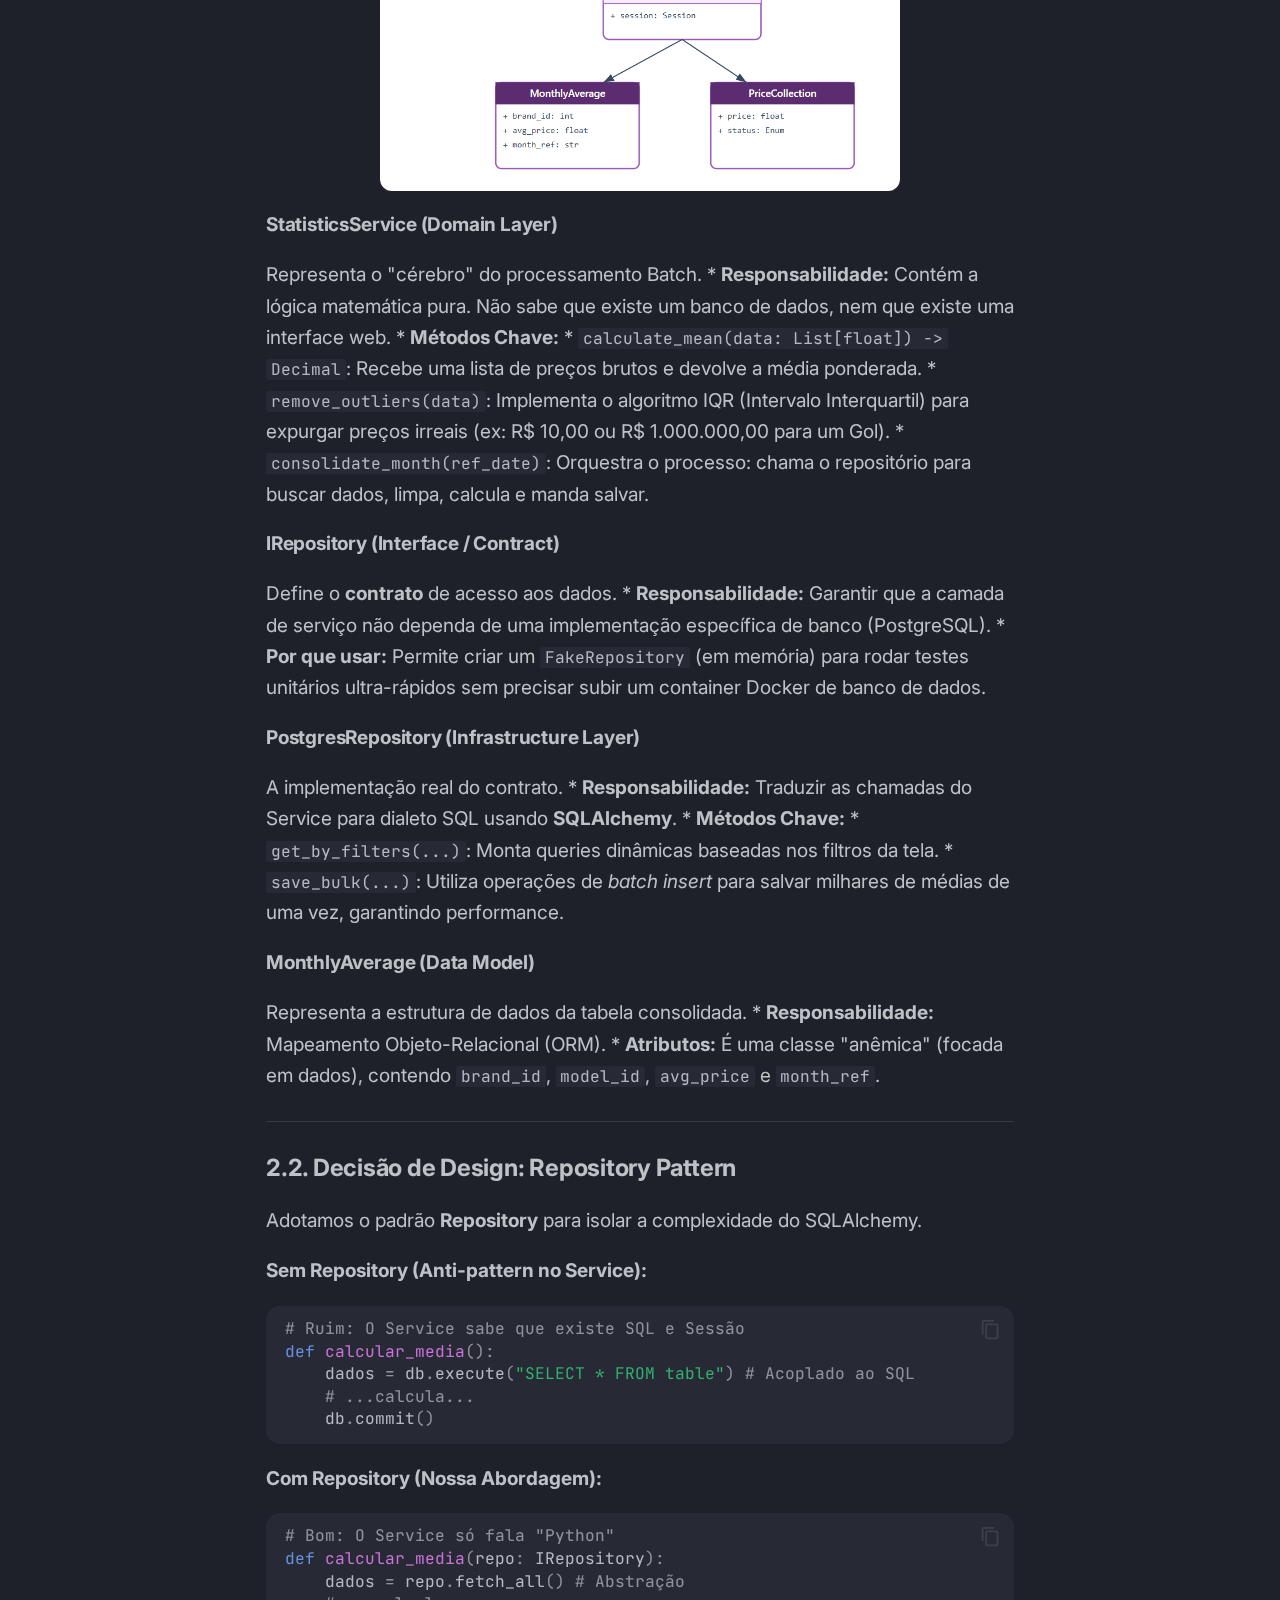
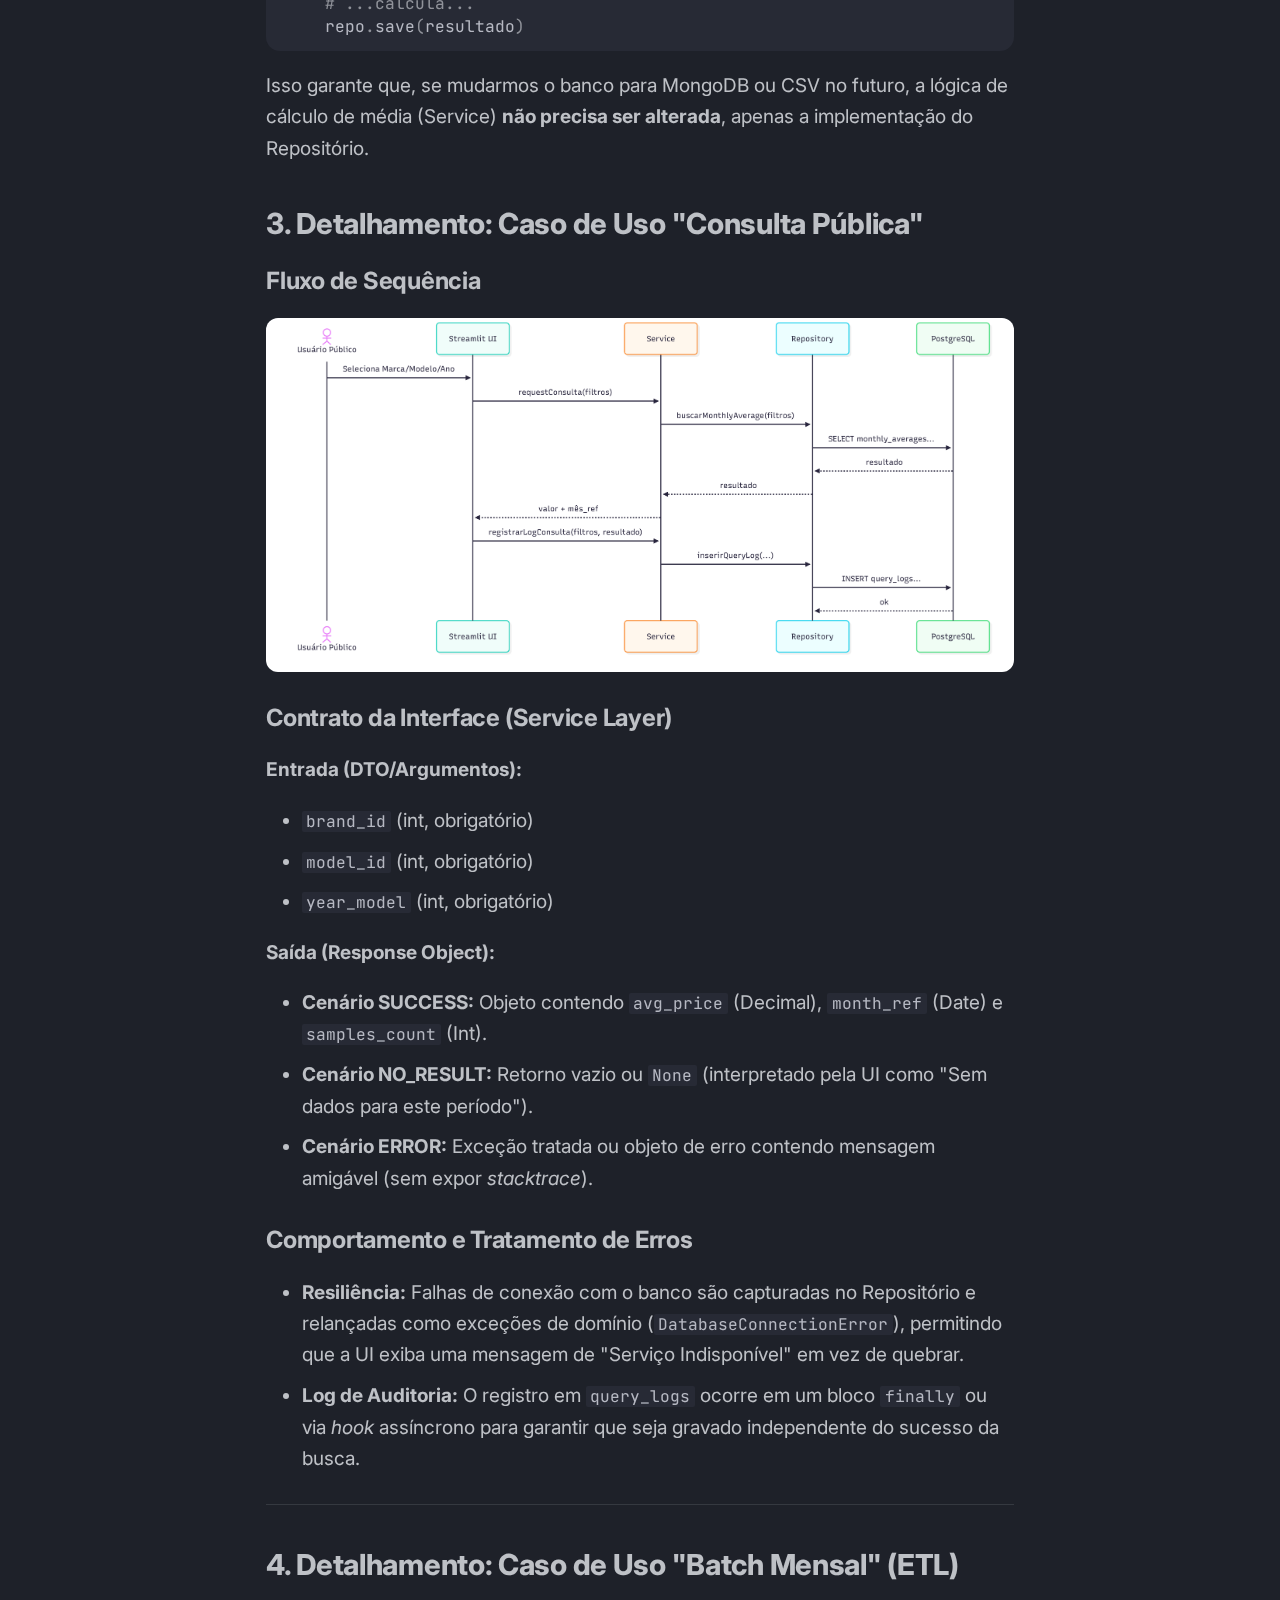
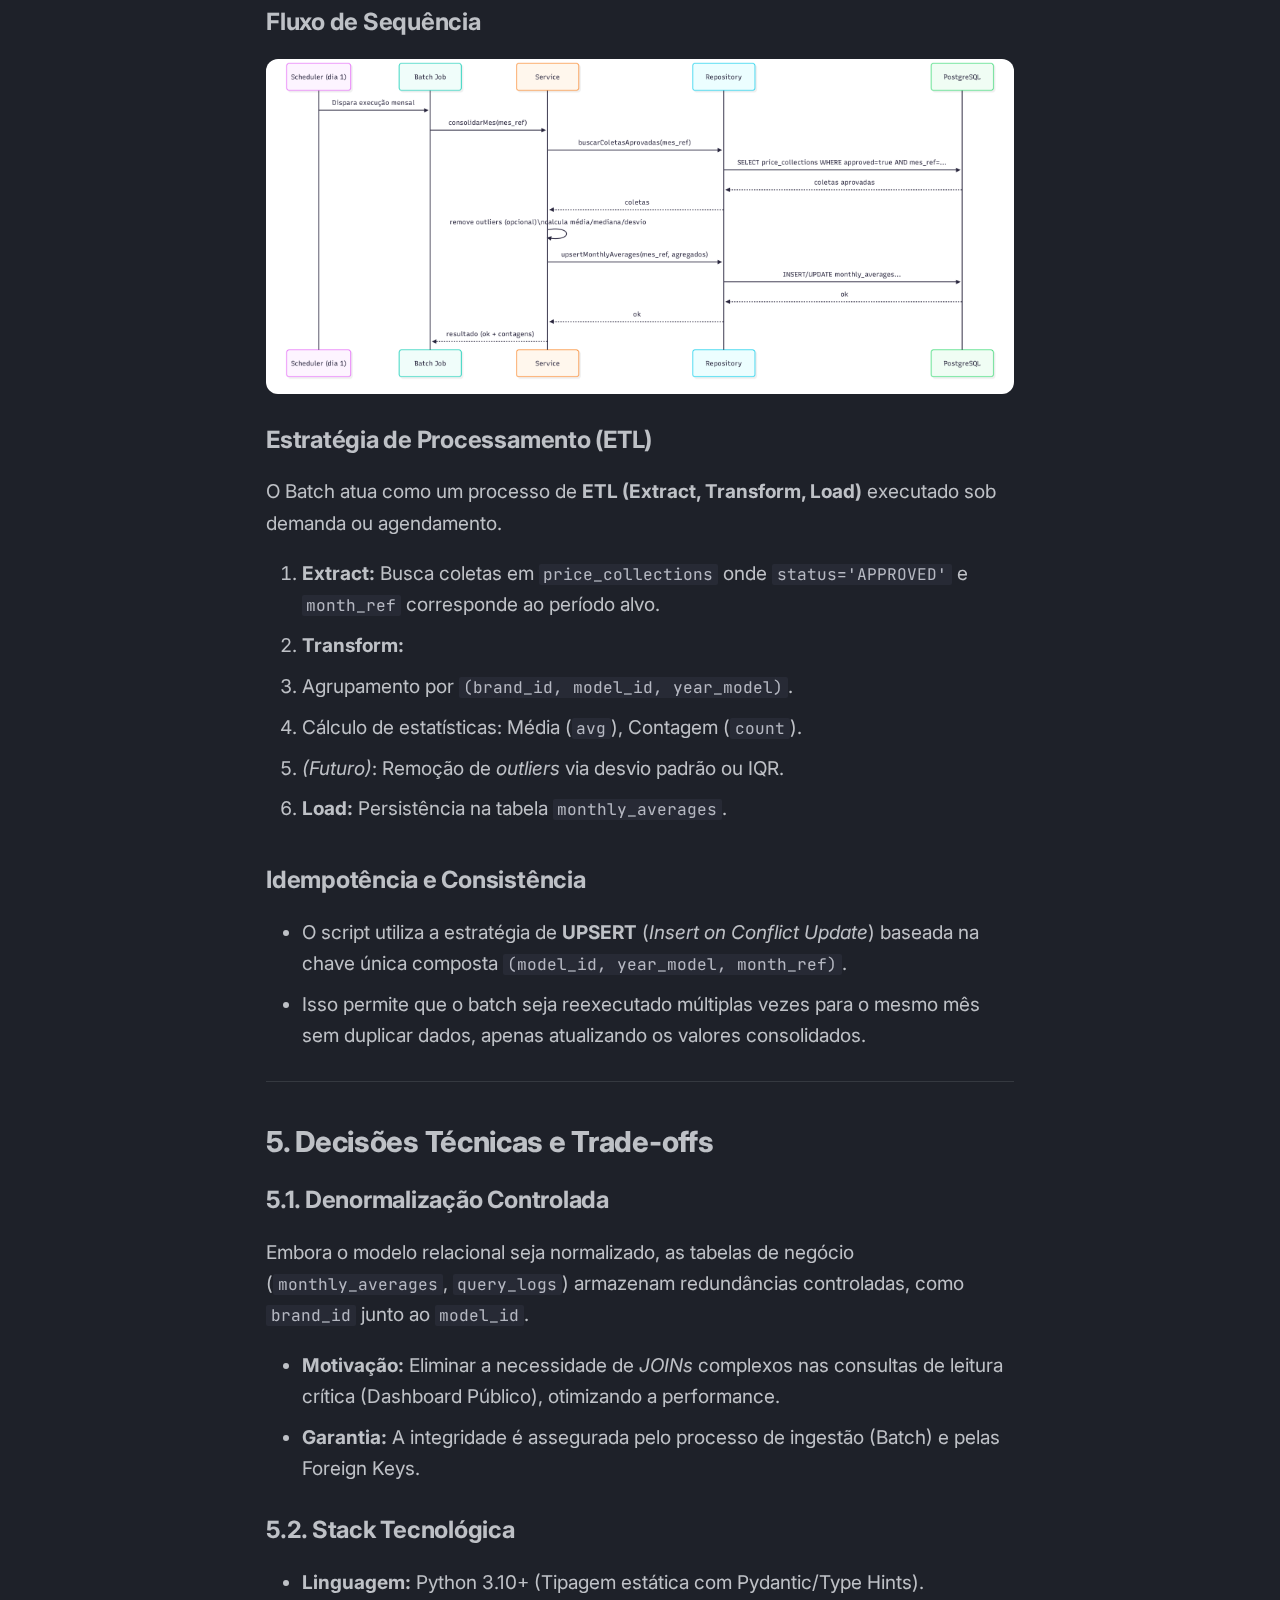
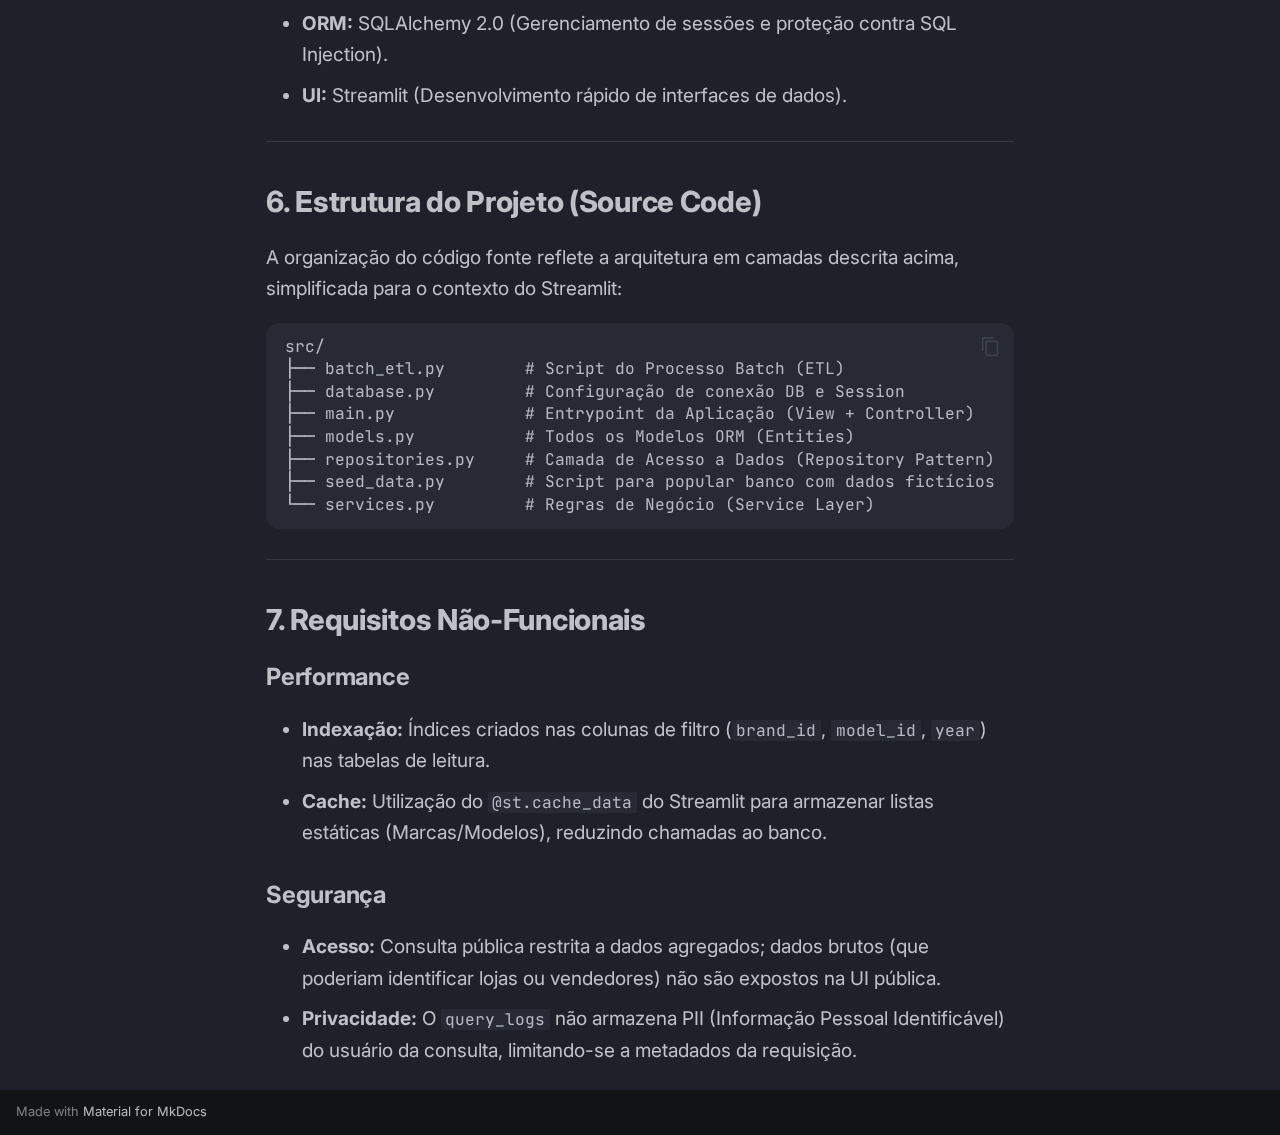
<file: 06-technical-design/index.html>
<!doctype html>
<html lang="pt" class="no-js">
  <head>
    
      <meta charset="utf-8">
      <meta name="viewport" content="width=device-width,initial-scale=1">
      
        <meta name="description" content="Documentação técnica do projeto CarFlow">
      
      
      
        <link rel="canonical" href="https://tifany-devil.github.io/CarFlow/06-technical-design/">
      
      
        <link rel="prev" href="../05-arquitetura/">
      
      
        <link rel="next" href="../10-prototipos/">
      
      
      <link rel="icon" href="../assets/images/logo.png">
      <meta name="generator" content="mkdocs-1.5.3, mkdocs-material-9.5.3">
    
    
      
        <title>Technical Design - CarFlow</title>
      
    
    
      <link rel="stylesheet" href="../assets/stylesheets/main.50c56a3b.min.css">
      
        
        <link rel="stylesheet" href="../assets/stylesheets/palette.06af60db.min.css">
      
      


    
    
      
    
    
      
        
        
        <link rel="preconnect" href="https://fonts.gstatic.com" crossorigin>
        <link rel="stylesheet" href="https://fonts.googleapis.com/css?family=Inter:300,300i,400,400i,700,700i%7CJetBrains+Mono:400,400i,700,700i&display=fallback">
        <style>:root{--md-text-font:"Inter";--md-code-font:"JetBrains Mono"}</style>
      
    
    
      <link rel="stylesheet" href="../stylesheets/extra.css">
    
    <script>__md_scope=new URL("..",location),__md_hash=e=>[...e].reduce((e,_)=>(e<<5)-e+_.charCodeAt(0),0),__md_get=(e,_=localStorage,t=__md_scope)=>JSON.parse(_.getItem(t.pathname+"."+e)),__md_set=(e,_,t=localStorage,a=__md_scope)=>{try{t.setItem(a.pathname+"."+e,JSON.stringify(_))}catch(e){}}</script>
    
      

    
    
    
   <link href="../assets/stylesheets/glightbox.min.css" rel="stylesheet"/><style>
    html.glightbox-open { overflow: initial; height: 100%; }
    .gslide-title { margin-top: 0px; user-select: text; }
    .gslide-desc { color: #666; user-select: text; }
    .gslide-image img { background: white; }
    .gscrollbar-fixer { padding-right: 15px; }
    .gdesc-inner { font-size: 0.75rem; }
    body[data-md-color-scheme="slate"] .gdesc-inner { background: var(--md-default-bg-color);}
    body[data-md-color-scheme="slate"] .gslide-title { color: var(--md-default-fg-color);}
    body[data-md-color-scheme="slate"] .gslide-desc { color: var(--md-default-fg-color);}</style> <script src="../assets/javascripts/glightbox.min.js"></script></head>
  
  
    
    
      
    
    
    
    
    <body dir="ltr" data-md-color-scheme="slate" data-md-color-primary="deep-purple" data-md-color-accent="purple">
  
    
    <input class="md-toggle" data-md-toggle="drawer" type="checkbox" id="__drawer" autocomplete="off">
    <input class="md-toggle" data-md-toggle="search" type="checkbox" id="__search" autocomplete="off">
    <label class="md-overlay" for="__drawer"></label>
    <div data-md-component="skip">
      
        
        <a href="#technical-design-td" class="md-skip">
          Ir para o conteúdo
        </a>
      
    </div>
    <div data-md-component="announce">
      
    </div>
    
    
      

  

<header class="md-header md-header--shadow" data-md-component="header">
  <nav class="md-header__inner md-grid" aria-label="Cabeçalho">
    <a href=".." title="CarFlow" class="md-header__button md-logo" aria-label="CarFlow" data-md-component="logo">
      
  <img src="../assets/images/logo.png" alt="logo">

    </a>
    <label class="md-header__button md-icon" for="__drawer">
      
      <svg xmlns="http://www.w3.org/2000/svg" viewBox="0 0 24 24"><path d="M3 6h18v2H3V6m0 5h18v2H3v-2m0 5h18v2H3v-2Z"/></svg>
    </label>
    <div class="md-header__title" data-md-component="header-title">
      <div class="md-header__ellipsis">
        <div class="md-header__topic">
          <span class="md-ellipsis">
            CarFlow
          </span>
        </div>
        <div class="md-header__topic" data-md-component="header-topic">
          <span class="md-ellipsis">
            
              Technical Design
            
          </span>
        </div>
      </div>
    </div>
    
      
        <form class="md-header__option" data-md-component="palette">
  
    
    
    
    <input class="md-option" data-md-color-media="" data-md-color-scheme="slate" data-md-color-primary="deep-purple" data-md-color-accent="purple"  aria-label="Modo escuro"  type="radio" name="__palette" id="__palette_0">
    
      <label class="md-header__button md-icon" title="Modo escuro" for="__palette_1" hidden>
        <svg xmlns="http://www.w3.org/2000/svg" viewBox="0 0 24 24"><path d="m17.75 4.09-2.53 1.94.91 3.06-2.63-1.81-2.63 1.81.91-3.06-2.53-1.94L12.44 4l1.06-3 1.06 3 3.19.09m3.5 6.91-1.64 1.25.59 1.98-1.7-1.17-1.7 1.17.59-1.98L15.75 11l2.06-.05L18.5 9l.69 1.95 2.06.05m-2.28 4.95c.83-.08 1.72 1.1 1.19 1.85-.32.45-.66.87-1.08 1.27C15.17 23 8.84 23 4.94 19.07c-3.91-3.9-3.91-10.24 0-14.14.4-.4.82-.76 1.27-1.08.75-.53 1.93.36 1.85 1.19-.27 2.86.69 5.83 2.89 8.02a9.96 9.96 0 0 0 8.02 2.89m-1.64 2.02a12.08 12.08 0 0 1-7.8-3.47c-2.17-2.19-3.33-5-3.49-7.82-2.81 3.14-2.7 7.96.31 10.98 3.02 3.01 7.84 3.12 10.98.31Z"/></svg>
      </label>
    
  
    
    
    
    <input class="md-option" data-md-color-media="" data-md-color-scheme="default" data-md-color-primary="deep-purple" data-md-color-accent="purple"  aria-label="Modo claro"  type="radio" name="__palette" id="__palette_1">
    
      <label class="md-header__button md-icon" title="Modo claro" for="__palette_0" hidden>
        <svg xmlns="http://www.w3.org/2000/svg" viewBox="0 0 24 24"><path d="M12 7a5 5 0 0 1 5 5 5 5 0 0 1-5 5 5 5 0 0 1-5-5 5 5 0 0 1 5-5m0 2a3 3 0 0 0-3 3 3 3 0 0 0 3 3 3 3 0 0 0 3-3 3 3 0 0 0-3-3m0-7 2.39 3.42C13.65 5.15 12.84 5 12 5c-.84 0-1.65.15-2.39.42L12 2M3.34 7l4.16-.35A7.2 7.2 0 0 0 5.94 8.5c-.44.74-.69 1.5-.83 2.29L3.34 7m.02 10 1.76-3.77a7.131 7.131 0 0 0 2.38 4.14L3.36 17M20.65 7l-1.77 3.79a7.023 7.023 0 0 0-2.38-4.15l4.15.36m-.01 10-4.14.36c.59-.51 1.12-1.14 1.54-1.86.42-.73.69-1.5.83-2.29L20.64 17M12 22l-2.41-3.44c.74.27 1.55.44 2.41.44.82 0 1.63-.17 2.37-.44L12 22Z"/></svg>
      </label>
    
  
</form>
      
    
    
      <script>var media,input,key,value,palette=__md_get("__palette");if(palette&&palette.color){"(prefers-color-scheme)"===palette.color.media&&(media=matchMedia("(prefers-color-scheme: light)"),input=document.querySelector(media.matches?"[data-md-color-media='(prefers-color-scheme: light)']":"[data-md-color-media='(prefers-color-scheme: dark)']"),palette.color.media=input.getAttribute("data-md-color-media"),palette.color.scheme=input.getAttribute("data-md-color-scheme"),palette.color.primary=input.getAttribute("data-md-color-primary"),palette.color.accent=input.getAttribute("data-md-color-accent"));for([key,value]of Object.entries(palette.color))document.body.setAttribute("data-md-color-"+key,value)}</script>
    
    
    
      <label class="md-header__button md-icon" for="__search">
        
        <svg xmlns="http://www.w3.org/2000/svg" viewBox="0 0 24 24"><path d="M9.5 3A6.5 6.5 0 0 1 16 9.5c0 1.61-.59 3.09-1.56 4.23l.27.27h.79l5 5-1.5 1.5-5-5v-.79l-.27-.27A6.516 6.516 0 0 1 9.5 16 6.5 6.5 0 0 1 3 9.5 6.5 6.5 0 0 1 9.5 3m0 2C7 5 5 7 5 9.5S7 14 9.5 14 14 12 14 9.5 12 5 9.5 5Z"/></svg>
      </label>
      <div class="md-search" data-md-component="search" role="dialog">
  <label class="md-search__overlay" for="__search"></label>
  <div class="md-search__inner" role="search">
    <form class="md-search__form" name="search">
      <input type="text" class="md-search__input" name="query" aria-label="Buscar" placeholder="Buscar" autocapitalize="off" autocorrect="off" autocomplete="off" spellcheck="false" data-md-component="search-query" required>
      <label class="md-search__icon md-icon" for="__search">
        
        <svg xmlns="http://www.w3.org/2000/svg" viewBox="0 0 24 24"><path d="M9.5 3A6.5 6.5 0 0 1 16 9.5c0 1.61-.59 3.09-1.56 4.23l.27.27h.79l5 5-1.5 1.5-5-5v-.79l-.27-.27A6.516 6.516 0 0 1 9.5 16 6.5 6.5 0 0 1 3 9.5 6.5 6.5 0 0 1 9.5 3m0 2C7 5 5 7 5 9.5S7 14 9.5 14 14 12 14 9.5 12 5 9.5 5Z"/></svg>
        
        <svg xmlns="http://www.w3.org/2000/svg" viewBox="0 0 24 24"><path d="M20 11v2H8l5.5 5.5-1.42 1.42L4.16 12l7.92-7.92L13.5 5.5 8 11h12Z"/></svg>
      </label>
      <nav class="md-search__options" aria-label="Pesquisar">
        
        <button type="reset" class="md-search__icon md-icon" title="Limpar" aria-label="Limpar" tabindex="-1">
          
          <svg xmlns="http://www.w3.org/2000/svg" viewBox="0 0 24 24"><path d="M19 6.41 17.59 5 12 10.59 6.41 5 5 6.41 10.59 12 5 17.59 6.41 19 12 13.41 17.59 19 19 17.59 13.41 12 19 6.41Z"/></svg>
        </button>
      </nav>
      
        <div class="md-search__suggest" data-md-component="search-suggest"></div>
      
    </form>
    <div class="md-search__output">
      <div class="md-search__scrollwrap" data-md-scrollfix>
        <div class="md-search-result" data-md-component="search-result">
          <div class="md-search-result__meta">
            Inicializando a pesquisa
          </div>
          <ol class="md-search-result__list" role="presentation"></ol>
        </div>
      </div>
    </div>
  </div>
</div>
    
    
      <div class="md-header__source">
        <a href="https://github.com/Tifany-Devil/CarFlow" title="Ir ao repositório" class="md-source" data-md-component="source">
  <div class="md-source__icon md-icon">
    
    <svg xmlns="http://www.w3.org/2000/svg" viewBox="0 0 448 512"><!--! Font Awesome Free 6.5.1 by @fontawesome - https://fontawesome.com License - https://fontawesome.com/license/free (Icons: CC BY 4.0, Fonts: SIL OFL 1.1, Code: MIT License) Copyright 2023 Fonticons, Inc.--><path d="M439.55 236.05 244 40.45a28.87 28.87 0 0 0-40.81 0l-40.66 40.63 51.52 51.52c27.06-9.14 52.68 16.77 43.39 43.68l49.66 49.66c34.23-11.8 61.18 31 35.47 56.69-26.49 26.49-70.21-2.87-56-37.34L240.22 199v121.85c25.3 12.54 22.26 41.85 9.08 55a34.34 34.34 0 0 1-48.55 0c-17.57-17.6-11.07-46.91 11.25-56v-123c-20.8-8.51-24.6-30.74-18.64-45L142.57 101 8.45 235.14a28.86 28.86 0 0 0 0 40.81l195.61 195.6a28.86 28.86 0 0 0 40.8 0l194.69-194.69a28.86 28.86 0 0 0 0-40.81z"/></svg>
  </div>
  <div class="md-source__repository">
    Tifany-Devil/CarFlow
  </div>
</a>
      </div>
    
  </nav>
  
</header>
    
    <div class="md-container" data-md-component="container">
      
      
        
          
        
      
      <main class="md-main" data-md-component="main">
        <div class="md-main__inner md-grid">
          
            
              
              <div class="md-sidebar md-sidebar--primary" data-md-component="sidebar" data-md-type="navigation" >
                <div class="md-sidebar__scrollwrap">
                  <div class="md-sidebar__inner">
                    



<nav class="md-nav md-nav--primary" aria-label="Navegação" data-md-level="0">
  <label class="md-nav__title" for="__drawer">
    <a href=".." title="CarFlow" class="md-nav__button md-logo" aria-label="CarFlow" data-md-component="logo">
      
  <img src="../assets/images/logo.png" alt="logo">

    </a>
    CarFlow
  </label>
  
    <div class="md-nav__source">
      <a href="https://github.com/Tifany-Devil/CarFlow" title="Ir ao repositório" class="md-source" data-md-component="source">
  <div class="md-source__icon md-icon">
    
    <svg xmlns="http://www.w3.org/2000/svg" viewBox="0 0 448 512"><!--! Font Awesome Free 6.5.1 by @fontawesome - https://fontawesome.com License - https://fontawesome.com/license/free (Icons: CC BY 4.0, Fonts: SIL OFL 1.1, Code: MIT License) Copyright 2023 Fonticons, Inc.--><path d="M439.55 236.05 244 40.45a28.87 28.87 0 0 0-40.81 0l-40.66 40.63 51.52 51.52c27.06-9.14 52.68 16.77 43.39 43.68l49.66 49.66c34.23-11.8 61.18 31 35.47 56.69-26.49 26.49-70.21-2.87-56-37.34L240.22 199v121.85c25.3 12.54 22.26 41.85 9.08 55a34.34 34.34 0 0 1-48.55 0c-17.57-17.6-11.07-46.91 11.25-56v-123c-20.8-8.51-24.6-30.74-18.64-45L142.57 101 8.45 235.14a28.86 28.86 0 0 0 0 40.81l195.61 195.6a28.86 28.86 0 0 0 40.8 0l194.69-194.69a28.86 28.86 0 0 0 0-40.81z"/></svg>
  </div>
  <div class="md-source__repository">
    Tifany-Devil/CarFlow
  </div>
</a>
    </div>
  
  <ul class="md-nav__list" data-md-scrollfix>
    
      
      
  
  
  
  
    <li class="md-nav__item">
      <a href=".." class="md-nav__link">
        
  
  <span class="md-ellipsis">
    Início
  </span>
  

      </a>
    </li>
  

    
      
      
  
  
  
  
    
    
    
    
    
      
      
    
    <li class="md-nav__item md-nav__item--section md-nav__item--nested">
      
        
        
        
        <input class="md-nav__toggle md-toggle " type="checkbox" id="__nav_2" >
        
          
          <label class="md-nav__link" for="__nav_2" id="__nav_2_label" tabindex="">
            
  
  <span class="md-ellipsis">
    Visão Geral
  </span>
  

            <span class="md-nav__icon md-icon"></span>
          </label>
        
        <nav class="md-nav" data-md-level="1" aria-labelledby="__nav_2_label" aria-expanded="false">
          <label class="md-nav__title" for="__nav_2">
            <span class="md-nav__icon md-icon"></span>
            Visão Geral
          </label>
          <ul class="md-nav__list" data-md-scrollfix>
            
              
                
  
  
  
  
    <li class="md-nav__item">
      <a href="../01-visao-geral/escopo/" class="md-nav__link">
        
  
  <span class="md-ellipsis">
    Escopo (IN/OUT)
  </span>
  

      </a>
    </li>
  

              
            
          </ul>
        </nav>
      
    </li>
  

    
      
      
  
  
  
  
    <li class="md-nav__item">
      <a href="../09-jira/" class="md-nav__link">
        
  
  <span class="md-ellipsis">
    Jira & Planning
  </span>
  

      </a>
    </li>
  

    
      
      
  
  
  
  
    <li class="md-nav__item">
      <a href="../02-requisitos/" class="md-nav__link">
        
  
  <span class="md-ellipsis">
    Requisitos
  </span>
  

      </a>
    </li>
  

    
      
      
  
  
  
  
    <li class="md-nav__item">
      <a href="../03-processos-bpmn/" class="md-nav__link">
        
  
  <span class="md-ellipsis">
    Processos (BPMN)
  </span>
  

      </a>
    </li>
  

    
      
      
  
  
  
  
    <li class="md-nav__item">
      <a href="../04-modelagem-dados/" class="md-nav__link">
        
  
  <span class="md-ellipsis">
    Modelagem de Dados
  </span>
  

      </a>
    </li>
  

    
      
      
  
  
  
  
    <li class="md-nav__item">
      <a href="../05-arquitetura/" class="md-nav__link">
        
  
  <span class="md-ellipsis">
    Arquitetura (C4)
  </span>
  

      </a>
    </li>
  

    
      
      
  
  
    
  
  
  
    <li class="md-nav__item md-nav__item--active">
      
      <input class="md-nav__toggle md-toggle" type="checkbox" id="__toc">
      
      
        
      
      
        <label class="md-nav__link md-nav__link--active" for="__toc">
          
  
  <span class="md-ellipsis">
    Technical Design
  </span>
  

          <span class="md-nav__icon md-icon"></span>
        </label>
      
      <a href="./" class="md-nav__link md-nav__link--active">
        
  
  <span class="md-ellipsis">
    Technical Design
  </span>
  

      </a>
      
        

<nav class="md-nav md-nav--secondary" aria-label="Índice">
  
  
  
    
  
  
    <label class="md-nav__title" for="__toc">
      <span class="md-nav__icon md-icon"></span>
      Índice
    </label>
    <ul class="md-nav__list" data-md-component="toc" data-md-scrollfix>
      
        <li class="md-nav__item">
  <a href="#1-arquitetura-em-camadas" class="md-nav__link">
    <span class="md-ellipsis">
      1. Arquitetura em Camadas
    </span>
  </a>
  
    <nav class="md-nav" aria-label="1. Arquitetura em Camadas">
      <ul class="md-nav__list">
        
          <li class="md-nav__item">
  <a href="#responsabilidades-dos-componentes" class="md-nav__link">
    <span class="md-ellipsis">
      Responsabilidades dos Componentes
    </span>
  </a>
  
</li>
        
      </ul>
    </nav>
  
</li>
      
        <li class="md-nav__item">
  <a href="#2-fluxo-de-dados-e-dependencias" class="md-nav__link">
    <span class="md-ellipsis">
      2. Fluxo de Dados e Dependências
    </span>
  </a>
  
    <nav class="md-nav" aria-label="2. Fluxo de Dados e Dependências">
      <ul class="md-nav__list">
        
          <li class="md-nav__item">
  <a href="#regras-de-integridade-do-fluxo" class="md-nav__link">
    <span class="md-ellipsis">
      Regras de Integridade do Fluxo
    </span>
  </a>
  
</li>
        
          <li class="md-nav__item">
  <a href="#21-detalhamento-das-classes-code-design" class="md-nav__link">
    <span class="md-ellipsis">
      2.1. Detalhamento das Classes (Code Design)
    </span>
  </a>
  
    <nav class="md-nav" aria-label="2.1. Detalhamento das Classes (Code Design)">
      <ul class="md-nav__list">
        
          <li class="md-nav__item">
  <a href="#statisticsservice-domain-layer" class="md-nav__link">
    <span class="md-ellipsis">
      StatisticsService (Domain Layer)
    </span>
  </a>
  
</li>
        
          <li class="md-nav__item">
  <a href="#irepository-interface-contract" class="md-nav__link">
    <span class="md-ellipsis">
      IRepository (Interface / Contract)
    </span>
  </a>
  
</li>
        
          <li class="md-nav__item">
  <a href="#postgresrepository-infrastructure-layer" class="md-nav__link">
    <span class="md-ellipsis">
      PostgresRepository (Infrastructure Layer)
    </span>
  </a>
  
</li>
        
          <li class="md-nav__item">
  <a href="#monthlyaverage-data-model" class="md-nav__link">
    <span class="md-ellipsis">
      MonthlyAverage (Data Model)
    </span>
  </a>
  
</li>
        
      </ul>
    </nav>
  
</li>
        
          <li class="md-nav__item">
  <a href="#22-decisao-de-design-repository-pattern" class="md-nav__link">
    <span class="md-ellipsis">
      2.2. Decisão de Design: Repository Pattern
    </span>
  </a>
  
</li>
        
      </ul>
    </nav>
  
</li>
      
        <li class="md-nav__item">
  <a href="#3-detalhamento-caso-de-uso-consulta-publica" class="md-nav__link">
    <span class="md-ellipsis">
      3. Detalhamento: Caso de Uso "Consulta Pública"
    </span>
  </a>
  
    <nav class="md-nav" aria-label="3. Detalhamento: Caso de Uso "Consulta Pública"">
      <ul class="md-nav__list">
        
          <li class="md-nav__item">
  <a href="#fluxo-de-sequencia" class="md-nav__link">
    <span class="md-ellipsis">
      Fluxo de Sequência
    </span>
  </a>
  
</li>
        
          <li class="md-nav__item">
  <a href="#contrato-da-interface-service-layer" class="md-nav__link">
    <span class="md-ellipsis">
      Contrato da Interface (Service Layer)
    </span>
  </a>
  
</li>
        
          <li class="md-nav__item">
  <a href="#comportamento-e-tratamento-de-erros" class="md-nav__link">
    <span class="md-ellipsis">
      Comportamento e Tratamento de Erros
    </span>
  </a>
  
</li>
        
      </ul>
    </nav>
  
</li>
      
        <li class="md-nav__item">
  <a href="#4-detalhamento-caso-de-uso-batch-mensal-etl" class="md-nav__link">
    <span class="md-ellipsis">
      4. Detalhamento: Caso de Uso "Batch Mensal" (ETL)
    </span>
  </a>
  
    <nav class="md-nav" aria-label="4. Detalhamento: Caso de Uso "Batch Mensal" (ETL)">
      <ul class="md-nav__list">
        
          <li class="md-nav__item">
  <a href="#fluxo-de-sequencia_1" class="md-nav__link">
    <span class="md-ellipsis">
      Fluxo de Sequência
    </span>
  </a>
  
</li>
        
          <li class="md-nav__item">
  <a href="#estrategia-de-processamento-etl" class="md-nav__link">
    <span class="md-ellipsis">
      Estratégia de Processamento (ETL)
    </span>
  </a>
  
</li>
        
          <li class="md-nav__item">
  <a href="#idempotencia-e-consistencia" class="md-nav__link">
    <span class="md-ellipsis">
      Idempotência e Consistência
    </span>
  </a>
  
</li>
        
      </ul>
    </nav>
  
</li>
      
        <li class="md-nav__item">
  <a href="#5-decisoes-tecnicas-e-trade-offs" class="md-nav__link">
    <span class="md-ellipsis">
      5. Decisões Técnicas e Trade-offs
    </span>
  </a>
  
    <nav class="md-nav" aria-label="5. Decisões Técnicas e Trade-offs">
      <ul class="md-nav__list">
        
          <li class="md-nav__item">
  <a href="#51-denormalizacao-controlada" class="md-nav__link">
    <span class="md-ellipsis">
      5.1. Denormalização Controlada
    </span>
  </a>
  
</li>
        
          <li class="md-nav__item">
  <a href="#52-stack-tecnologica" class="md-nav__link">
    <span class="md-ellipsis">
      5.2. Stack Tecnológica
    </span>
  </a>
  
</li>
        
      </ul>
    </nav>
  
</li>
      
        <li class="md-nav__item">
  <a href="#6-estrutura-do-projeto-source-code" class="md-nav__link">
    <span class="md-ellipsis">
      6. Estrutura do Projeto (Source Code)
    </span>
  </a>
  
</li>
      
        <li class="md-nav__item">
  <a href="#7-requisitos-nao-funcionais" class="md-nav__link">
    <span class="md-ellipsis">
      7. Requisitos Não-Funcionais
    </span>
  </a>
  
    <nav class="md-nav" aria-label="7. Requisitos Não-Funcionais">
      <ul class="md-nav__list">
        
          <li class="md-nav__item">
  <a href="#performance" class="md-nav__link">
    <span class="md-ellipsis">
      Performance
    </span>
  </a>
  
</li>
        
          <li class="md-nav__item">
  <a href="#seguranca" class="md-nav__link">
    <span class="md-ellipsis">
      Segurança
    </span>
  </a>
  
</li>
        
      </ul>
    </nav>
  
</li>
      
    </ul>
  
</nav>
      
    </li>
  

    
      
      
  
  
  
  
    <li class="md-nav__item">
      <a href="../10-prototipos/" class="md-nav__link">
        
  
  <span class="md-ellipsis">
    Protótipos
  </span>
  

      </a>
    </li>
  

    
      
      
  
  
  
  
    <li class="md-nav__item">
      <a href="../07-qualidade/" class="md-nav__link">
        
  
  <span class="md-ellipsis">
    Qualidade
  </span>
  

      </a>
    </li>
  

    
      
      
  
  
  
  
    <li class="md-nav__item">
      <a href="../08-adr/" class="md-nav__link">
        
  
  <span class="md-ellipsis">
    ADRs
  </span>
  

      </a>
    </li>
  

    
  </ul>
</nav>
                  </div>
                </div>
              </div>
            
            
              
              <div class="md-sidebar md-sidebar--secondary" data-md-component="sidebar" data-md-type="toc" >
                <div class="md-sidebar__scrollwrap">
                  <div class="md-sidebar__inner">
                    

<nav class="md-nav md-nav--secondary" aria-label="Índice">
  
  
  
    
  
  
    <label class="md-nav__title" for="__toc">
      <span class="md-nav__icon md-icon"></span>
      Índice
    </label>
    <ul class="md-nav__list" data-md-component="toc" data-md-scrollfix>
      
        <li class="md-nav__item">
  <a href="#1-arquitetura-em-camadas" class="md-nav__link">
    <span class="md-ellipsis">
      1. Arquitetura em Camadas
    </span>
  </a>
  
    <nav class="md-nav" aria-label="1. Arquitetura em Camadas">
      <ul class="md-nav__list">
        
          <li class="md-nav__item">
  <a href="#responsabilidades-dos-componentes" class="md-nav__link">
    <span class="md-ellipsis">
      Responsabilidades dos Componentes
    </span>
  </a>
  
</li>
        
      </ul>
    </nav>
  
</li>
      
        <li class="md-nav__item">
  <a href="#2-fluxo-de-dados-e-dependencias" class="md-nav__link">
    <span class="md-ellipsis">
      2. Fluxo de Dados e Dependências
    </span>
  </a>
  
    <nav class="md-nav" aria-label="2. Fluxo de Dados e Dependências">
      <ul class="md-nav__list">
        
          <li class="md-nav__item">
  <a href="#regras-de-integridade-do-fluxo" class="md-nav__link">
    <span class="md-ellipsis">
      Regras de Integridade do Fluxo
    </span>
  </a>
  
</li>
        
          <li class="md-nav__item">
  <a href="#21-detalhamento-das-classes-code-design" class="md-nav__link">
    <span class="md-ellipsis">
      2.1. Detalhamento das Classes (Code Design)
    </span>
  </a>
  
    <nav class="md-nav" aria-label="2.1. Detalhamento das Classes (Code Design)">
      <ul class="md-nav__list">
        
          <li class="md-nav__item">
  <a href="#statisticsservice-domain-layer" class="md-nav__link">
    <span class="md-ellipsis">
      StatisticsService (Domain Layer)
    </span>
  </a>
  
</li>
        
          <li class="md-nav__item">
  <a href="#irepository-interface-contract" class="md-nav__link">
    <span class="md-ellipsis">
      IRepository (Interface / Contract)
    </span>
  </a>
  
</li>
        
          <li class="md-nav__item">
  <a href="#postgresrepository-infrastructure-layer" class="md-nav__link">
    <span class="md-ellipsis">
      PostgresRepository (Infrastructure Layer)
    </span>
  </a>
  
</li>
        
          <li class="md-nav__item">
  <a href="#monthlyaverage-data-model" class="md-nav__link">
    <span class="md-ellipsis">
      MonthlyAverage (Data Model)
    </span>
  </a>
  
</li>
        
      </ul>
    </nav>
  
</li>
        
          <li class="md-nav__item">
  <a href="#22-decisao-de-design-repository-pattern" class="md-nav__link">
    <span class="md-ellipsis">
      2.2. Decisão de Design: Repository Pattern
    </span>
  </a>
  
</li>
        
      </ul>
    </nav>
  
</li>
      
        <li class="md-nav__item">
  <a href="#3-detalhamento-caso-de-uso-consulta-publica" class="md-nav__link">
    <span class="md-ellipsis">
      3. Detalhamento: Caso de Uso "Consulta Pública"
    </span>
  </a>
  
    <nav class="md-nav" aria-label="3. Detalhamento: Caso de Uso "Consulta Pública"">
      <ul class="md-nav__list">
        
          <li class="md-nav__item">
  <a href="#fluxo-de-sequencia" class="md-nav__link">
    <span class="md-ellipsis">
      Fluxo de Sequência
    </span>
  </a>
  
</li>
        
          <li class="md-nav__item">
  <a href="#contrato-da-interface-service-layer" class="md-nav__link">
    <span class="md-ellipsis">
      Contrato da Interface (Service Layer)
    </span>
  </a>
  
</li>
        
          <li class="md-nav__item">
  <a href="#comportamento-e-tratamento-de-erros" class="md-nav__link">
    <span class="md-ellipsis">
      Comportamento e Tratamento de Erros
    </span>
  </a>
  
</li>
        
      </ul>
    </nav>
  
</li>
      
        <li class="md-nav__item">
  <a href="#4-detalhamento-caso-de-uso-batch-mensal-etl" class="md-nav__link">
    <span class="md-ellipsis">
      4. Detalhamento: Caso de Uso "Batch Mensal" (ETL)
    </span>
  </a>
  
    <nav class="md-nav" aria-label="4. Detalhamento: Caso de Uso "Batch Mensal" (ETL)">
      <ul class="md-nav__list">
        
          <li class="md-nav__item">
  <a href="#fluxo-de-sequencia_1" class="md-nav__link">
    <span class="md-ellipsis">
      Fluxo de Sequência
    </span>
  </a>
  
</li>
        
          <li class="md-nav__item">
  <a href="#estrategia-de-processamento-etl" class="md-nav__link">
    <span class="md-ellipsis">
      Estratégia de Processamento (ETL)
    </span>
  </a>
  
</li>
        
          <li class="md-nav__item">
  <a href="#idempotencia-e-consistencia" class="md-nav__link">
    <span class="md-ellipsis">
      Idempotência e Consistência
    </span>
  </a>
  
</li>
        
      </ul>
    </nav>
  
</li>
      
        <li class="md-nav__item">
  <a href="#5-decisoes-tecnicas-e-trade-offs" class="md-nav__link">
    <span class="md-ellipsis">
      5. Decisões Técnicas e Trade-offs
    </span>
  </a>
  
    <nav class="md-nav" aria-label="5. Decisões Técnicas e Trade-offs">
      <ul class="md-nav__list">
        
          <li class="md-nav__item">
  <a href="#51-denormalizacao-controlada" class="md-nav__link">
    <span class="md-ellipsis">
      5.1. Denormalização Controlada
    </span>
  </a>
  
</li>
        
          <li class="md-nav__item">
  <a href="#52-stack-tecnologica" class="md-nav__link">
    <span class="md-ellipsis">
      5.2. Stack Tecnológica
    </span>
  </a>
  
</li>
        
      </ul>
    </nav>
  
</li>
      
        <li class="md-nav__item">
  <a href="#6-estrutura-do-projeto-source-code" class="md-nav__link">
    <span class="md-ellipsis">
      6. Estrutura do Projeto (Source Code)
    </span>
  </a>
  
</li>
      
        <li class="md-nav__item">
  <a href="#7-requisitos-nao-funcionais" class="md-nav__link">
    <span class="md-ellipsis">
      7. Requisitos Não-Funcionais
    </span>
  </a>
  
    <nav class="md-nav" aria-label="7. Requisitos Não-Funcionais">
      <ul class="md-nav__list">
        
          <li class="md-nav__item">
  <a href="#performance" class="md-nav__link">
    <span class="md-ellipsis">
      Performance
    </span>
  </a>
  
</li>
        
          <li class="md-nav__item">
  <a href="#seguranca" class="md-nav__link">
    <span class="md-ellipsis">
      Segurança
    </span>
  </a>
  
</li>
        
      </ul>
    </nav>
  
</li>
      
    </ul>
  
</nav>
                  </div>
                </div>
              </div>
            
          
          
            <div class="md-content" data-md-component="content">
              <article class="md-content__inner md-typeset">
                
                  

  
  


<h1 id="technical-design-td">Technical Design (TD)<a class="headerlink" href="#technical-design-td" title="Permanent link">&para;</a></h1>
<p>Esta seção detalha a <strong>arquitetura interna e as decisões de implementação</strong> do CarFlow. O documento serve como referência para o desenvolvimento, manutenção e evolução do sistema, cobrindo camadas, fluxos de execução, contratos de interface e requisitos não-funcionais.</p>
<p>O foco deste documento é o escopo <strong>Build (MVP)</strong>:</p>
<ul>
<li><strong>Consulta Pública:</strong> Interface de leitura de preços consolidados (sem login).</li>
<li><strong>Processamento Batch:</strong> Rotina mensal de consolidação de dados.</li>
<li><strong>Observabilidade:</strong> Registro técnico de logs de consulta para auditoria e análise.</li>
</ul>
<hr />
<h2 id="1-arquitetura-em-camadas">1. Arquitetura em Camadas<a class="headerlink" href="#1-arquitetura-em-camadas" title="Permanent link">&para;</a></h2>
<p>O sistema segue uma arquitetura baseada em camadas (Layered Architecture) para garantir a separação de responsabilidades e facilitar testes.</p>
<p><a class="glightbox" href="../assets/diagrams/componentes-alto-nivel.png"><img alt="Arquitetura de Camadas" src="../assets/diagrams/componentes-alto-nivel.png" width="320" /></a></p>
<h3 id="responsabilidades-dos-componentes">Responsabilidades dos Componentes<a class="headerlink" href="#responsabilidades-dos-componentes" title="Permanent link">&para;</a></h3>
<ul>
<li><strong>Presentation Layer (Streamlit UI)</strong></li>
<li>Responsável pela renderização de filtros (widgets) e visualização de dados.</li>
<li>Gerencia o estado da sessão (<em>Session State</em>) e cache de interface.</li>
<li><strong>Não contém regra de negócio</strong>: apenas valida entradas básicas e invoca o <em>Service</em>.</li>
<li>
<p>Trata os retornos do serviço para exibir feedback visual (<em>Success</em>, <em>Warning/No Result</em>, <em>Error</em>).</p>
</li>
<li>
<p><strong>Service Layer (Business Logic)</strong></p>
</li>
<li>Núcleo da aplicação. Implementa os casos de uso do sistema.</li>
<li>Orquestra as chamadas ao repositório e aplica regras de negócio (ex: cálculo de variação percentual, formatação de dados para gráficos).</li>
<li>
<p>Garante que todo acesso de consulta gere um registro de log (regra de auditoria).</p>
</li>
<li>
<p><strong>Repository Layer (Data Access)</strong></p>
</li>
<li>Abstração do banco de dados utilizando <strong>SQLAlchemy</strong>.</li>
<li>Converte objetos de domínio para queries SQL e vice-versa.</li>
<li>
<p>Isola a aplicação de detalhes específicos do banco (PostgreSQL).</p>
</li>
<li>
<p><strong>Database (PostgreSQL)</strong></p>
</li>
<li>Armazena os dados transacionais (<code>price_collections</code>), analíticos (<code>monthly_averages</code>) e logs (<code>query_logs</code>).</li>
</ul>
<hr />
<h2 id="2-fluxo-de-dados-e-dependencias">2. Fluxo de Dados e Dependências<a class="headerlink" href="#2-fluxo-de-dados-e-dependencias" title="Permanent link">&para;</a></h2>
<p>O diagrama abaixo ilustra como os dados fluem entre o processo de carga (Batch) e o consumo (Consulta).</p>
<p><a class="glightbox" href="../assets/diagrams/dataflow-01-consulta-batch.png"><img alt="Fluxo de dados (consulta + batch)" src="../assets/diagrams/dataflow-01-consulta-batch.png" width="720" /></a></p>
<h3 id="regras-de-integridade-do-fluxo">Regras de Integridade do Fluxo<a class="headerlink" href="#regras-de-integridade-do-fluxo" title="Permanent link">&para;</a></h3>
<ol>
<li><strong>Segregação de Leitura/Escrita:</strong> A consulta pública acessa estritamente a tabela consolidada <code>monthly_averages</code>, garantindo performance e protegendo os dados brutos.</li>
<li><strong>Fonte do Batch:</strong> O processo de consolidação lê apenas registros com status <code>APPROVED</code> na tabela <code>price_collections</code>.</li>
<li><strong>Rastreabilidade:</strong> Toda interação de consulta (inclusive falhas) persiste um evento imutável em <code>query_logs</code>.</li>
</ol>
<h3 id="21-detalhamento-das-classes-code-design">2.1. Detalhamento das Classes (Code Design)<a class="headerlink" href="#21-detalhamento-das-classes-code-design" title="Permanent link">&para;</a></h3>
<p>O diagrama de classes abaixo ilustra a separação estrita entre <strong>Regra de Negócio</strong> (Service) e <strong>Persistência</strong> (Repository), seguindo o princípio da Inversão de Dependência (DIP).</p>
<p><a class="glightbox" href="../assets/diagrams/uml_classes.png"><img alt="Diagrama UML" src="../assets/diagrams/uml_classes.png" width="520" /></a></p>
<h4 id="statisticsservice-domain-layer">StatisticsService (Domain Layer)<a class="headerlink" href="#statisticsservice-domain-layer" title="Permanent link">&para;</a></h4>
<p>Representa o "cérebro" do processamento Batch.
* <strong>Responsabilidade:</strong> Contém a lógica matemática pura. Não sabe que existe um banco de dados, nem que existe uma interface web.
* <strong>Métodos Chave:</strong>
    * <code>calculate_mean(data: List[float]) -&gt; Decimal</code>: Recebe uma lista de preços brutos e devolve a média ponderada.
    * <code>remove_outliers(data)</code>: Implementa o algoritmo IQR (Intervalo Interquartil) para expurgar preços irreais (ex: R$ 10,00 ou R$ 1.000.000,00 para um Gol).
    * <code>consolidate_month(ref_date)</code>: Orquestra o processo: chama o repositório para buscar dados, limpa, calcula e manda salvar.</p>
<h4 id="irepository-interface-contract">IRepository (Interface / Contract)<a class="headerlink" href="#irepository-interface-contract" title="Permanent link">&para;</a></h4>
<p>Define o <strong>contrato</strong> de acesso aos dados.
* <strong>Responsabilidade:</strong> Garantir que a camada de serviço não dependa de uma implementação específica de banco (PostgreSQL).
* <strong>Por que usar:</strong> Permite criar um <code>FakeRepository</code> (em memória) para rodar testes unitários ultra-rápidos sem precisar subir um container Docker de banco de dados.</p>
<h4 id="postgresrepository-infrastructure-layer">PostgresRepository (Infrastructure Layer)<a class="headerlink" href="#postgresrepository-infrastructure-layer" title="Permanent link">&para;</a></h4>
<p>A implementação real do contrato.
* <strong>Responsabilidade:</strong> Traduzir as chamadas do Service para dialeto SQL usando <strong>SQLAlchemy</strong>.
* <strong>Métodos Chave:</strong>
    * <code>get_by_filters(...)</code>: Monta queries dinâmicas baseadas nos filtros da tela.
    * <code>save_bulk(...)</code>: Utiliza operações de <em>batch insert</em> para salvar milhares de médias de uma vez, garantindo performance.</p>
<h4 id="monthlyaverage-data-model">MonthlyAverage (Data Model)<a class="headerlink" href="#monthlyaverage-data-model" title="Permanent link">&para;</a></h4>
<p>Representa a estrutura de dados da tabela consolidada.
* <strong>Responsabilidade:</strong> Mapeamento Objeto-Relacional (ORM).
* <strong>Atributos:</strong> É uma classe "anêmica" (focada em dados), contendo <code>brand_id</code>, <code>model_id</code>, <code>avg_price</code> e <code>month_ref</code>.</p>
<hr />
<h3 id="22-decisao-de-design-repository-pattern">2.2. Decisão de Design: Repository Pattern<a class="headerlink" href="#22-decisao-de-design-repository-pattern" title="Permanent link">&para;</a></h3>
<p>Adotamos o padrão <strong>Repository</strong> para isolar a complexidade do SQLAlchemy.</p>
<p><strong>Sem Repository (Anti-pattern no Service):</strong>
<div class="highlight"><pre><span></span><code><span class="c1"># Ruim: O Service sabe que existe SQL e Sessão</span>
<span class="k">def</span><span class="w"> </span><span class="nf">calcular_media</span><span class="p">():</span>
    <span class="n">dados</span> <span class="o">=</span> <span class="n">db</span><span class="o">.</span><span class="n">execute</span><span class="p">(</span><span class="s2">&quot;SELECT * FROM table&quot;</span><span class="p">)</span> <span class="c1"># Acoplado ao SQL</span>
    <span class="c1"># ...calcula...</span>
    <span class="n">db</span><span class="o">.</span><span class="n">commit</span><span class="p">()</span>
</code></pre></div></p>
<p><strong>Com Repository (Nossa Abordagem):</strong></p>
<div class="highlight"><pre><span></span><code><span class="c1"># Bom: O Service só fala &quot;Python&quot;</span>
<span class="k">def</span><span class="w"> </span><span class="nf">calcular_media</span><span class="p">(</span><span class="n">repo</span><span class="p">:</span> <span class="n">IRepository</span><span class="p">):</span>
    <span class="n">dados</span> <span class="o">=</span> <span class="n">repo</span><span class="o">.</span><span class="n">fetch_all</span><span class="p">()</span> <span class="c1"># Abstração</span>
    <span class="c1"># ...calcula...</span>
    <span class="n">repo</span><span class="o">.</span><span class="n">save</span><span class="p">(</span><span class="n">resultado</span><span class="p">)</span>
</code></pre></div>
<p>Isso garante que, se mudarmos o banco para MongoDB ou CSV no futuro, a lógica de cálculo de média (Service) <strong>não precisa ser alterada</strong>, apenas a implementação do Repositório.</p>
<h2 id="3-detalhamento-caso-de-uso-consulta-publica">3. Detalhamento: Caso de Uso "Consulta Pública"<a class="headerlink" href="#3-detalhamento-caso-de-uso-consulta-publica" title="Permanent link">&para;</a></h2>
<h3 id="fluxo-de-sequencia">Fluxo de Sequência<a class="headerlink" href="#fluxo-de-sequencia" title="Permanent link">&para;</a></h3>
<p><a class="glightbox" href="../assets/diagrams/sequencia-consulta-publica.png"><img alt="Sequência consulta pública" src="../assets/diagrams/sequencia-consulta-publica.png" width="820" /></a></p>
<h3 id="contrato-da-interface-service-layer">Contrato da Interface (Service Layer)<a class="headerlink" href="#contrato-da-interface-service-layer" title="Permanent link">&para;</a></h3>
<p><strong>Entrada (DTO/Argumentos):</strong></p>
<ul>
<li><code>brand_id</code> (int, obrigatório)</li>
<li><code>model_id</code> (int, obrigatório)</li>
<li><code>year_model</code> (int, obrigatório)</li>
</ul>
<p><strong>Saída (Response Object):</strong></p>
<ul>
<li><strong>Cenário SUCCESS:</strong> Objeto contendo <code>avg_price</code> (Decimal), <code>month_ref</code> (Date) e <code>samples_count</code> (Int).</li>
<li><strong>Cenário NO_RESULT:</strong> Retorno vazio ou <code>None</code> (interpretado pela UI como "Sem dados para este período").</li>
<li><strong>Cenário ERROR:</strong> Exceção tratada ou objeto de erro contendo mensagem amigável (sem expor <em>stacktrace</em>).</li>
</ul>
<h3 id="comportamento-e-tratamento-de-erros">Comportamento e Tratamento de Erros<a class="headerlink" href="#comportamento-e-tratamento-de-erros" title="Permanent link">&para;</a></h3>
<ul>
<li><strong>Resiliência:</strong> Falhas de conexão com o banco são capturadas no Repositório e relançadas como exceções de domínio (<code>DatabaseConnectionError</code>), permitindo que a UI exiba uma mensagem de "Serviço Indisponível" em vez de quebrar.</li>
<li><strong>Log de Auditoria:</strong> O registro em <code>query_logs</code> ocorre em um bloco <code>finally</code> ou via <em>hook</em> assíncrono para garantir que seja gravado independente do sucesso da busca.</li>
</ul>
<hr />
<h2 id="4-detalhamento-caso-de-uso-batch-mensal-etl">4. Detalhamento: Caso de Uso "Batch Mensal" (ETL)<a class="headerlink" href="#4-detalhamento-caso-de-uso-batch-mensal-etl" title="Permanent link">&para;</a></h2>
<h3 id="fluxo-de-sequencia_1">Fluxo de Sequência<a class="headerlink" href="#fluxo-de-sequencia_1" title="Permanent link">&para;</a></h3>
<p><a class="glightbox" href="../assets/diagrams/sequencia-batch-mensal.png"><img alt="Sequência batch mensal" src="../assets/diagrams/sequencia-batch-mensal.png" width="820" /></a></p>
<h3 id="estrategia-de-processamento-etl">Estratégia de Processamento (ETL)<a class="headerlink" href="#estrategia-de-processamento-etl" title="Permanent link">&para;</a></h3>
<p>O Batch atua como um processo de <strong>ETL (Extract, Transform, Load)</strong> executado sob demanda ou agendamento.</p>
<ol>
<li><strong>Extract:</strong> Busca coletas em <code>price_collections</code> onde <code>status='APPROVED'</code> e <code>month_ref</code> corresponde ao período alvo.</li>
<li><strong>Transform:</strong></li>
<li>Agrupamento por <code>(brand_id, model_id, year_model)</code>.</li>
<li>Cálculo de estatísticas: Média (<code>avg</code>), Contagem (<code>count</code>).</li>
<li>
<p><em>(Futuro)</em>: Remoção de <em>outliers</em> via desvio padrão ou IQR.</p>
</li>
<li>
<p><strong>Load:</strong> Persistência na tabela <code>monthly_averages</code>.</p>
</li>
</ol>
<h3 id="idempotencia-e-consistencia">Idempotência e Consistência<a class="headerlink" href="#idempotencia-e-consistencia" title="Permanent link">&para;</a></h3>
<ul>
<li>O script utiliza a estratégia de <strong>UPSERT</strong> (<em>Insert on Conflict Update</em>) baseada na chave única composta <code>(model_id, year_model, month_ref)</code>.</li>
<li>Isso permite que o batch seja reexecutado múltiplas vezes para o mesmo mês sem duplicar dados, apenas atualizando os valores consolidados.</li>
</ul>
<hr />
<h2 id="5-decisoes-tecnicas-e-trade-offs">5. Decisões Técnicas e Trade-offs<a class="headerlink" href="#5-decisoes-tecnicas-e-trade-offs" title="Permanent link">&para;</a></h2>
<h3 id="51-denormalizacao-controlada">5.1. Denormalização Controlada<a class="headerlink" href="#51-denormalizacao-controlada" title="Permanent link">&para;</a></h3>
<p>Embora o modelo relacional seja normalizado, as tabelas de negócio (<code>monthly_averages</code>, <code>query_logs</code>) armazenam redundâncias controladas, como <code>brand_id</code> junto ao <code>model_id</code>.</p>
<ul>
<li><strong>Motivação:</strong> Eliminar a necessidade de <em>JOINs</em> complexos nas consultas de leitura crítica (Dashboard Público), otimizando a performance.</li>
<li><strong>Garantia:</strong> A integridade é assegurada pelo processo de ingestão (Batch) e pelas Foreign Keys.</li>
</ul>
<h3 id="52-stack-tecnologica">5.2. Stack Tecnológica<a class="headerlink" href="#52-stack-tecnologica" title="Permanent link">&para;</a></h3>
<ul>
<li><strong>Linguagem:</strong> Python 3.10+ (Tipagem estática com Pydantic/Type Hints).</li>
<li><strong>ORM:</strong> SQLAlchemy 2.0 (Gerenciamento de sessões e proteção contra SQL Injection).</li>
<li><strong>UI:</strong> Streamlit (Desenvolvimento rápido de interfaces de dados).</li>
</ul>
<hr />
<h2 id="6-estrutura-do-projeto-source-code">6. Estrutura do Projeto (Source Code)<a class="headerlink" href="#6-estrutura-do-projeto-source-code" title="Permanent link">&para;</a></h2>
<p>A organização do código fonte reflete a arquitetura em camadas descrita acima, simplificada para o contexto do Streamlit:</p>
<div class="highlight"><pre><span></span><code>src/
├── batch_etl.py        # Script do Processo Batch (ETL)
├── database.py         # Configuração de conexão DB e Session
├── main.py             # Entrypoint da Aplicação (View + Controller)
├── models.py           # Todos os Modelos ORM (Entities)
├── repositories.py     # Camada de Acesso a Dados (Repository Pattern)
├── seed_data.py        # Script para popular banco com dados fictícios
└── services.py         # Regras de Negócio (Service Layer)
</code></pre></div>
<hr />
<h2 id="7-requisitos-nao-funcionais">7. Requisitos Não-Funcionais<a class="headerlink" href="#7-requisitos-nao-funcionais" title="Permanent link">&para;</a></h2>
<h3 id="performance">Performance<a class="headerlink" href="#performance" title="Permanent link">&para;</a></h3>
<ul>
<li><strong>Indexação:</strong> Índices criados nas colunas de filtro (<code>brand_id</code>, <code>model_id</code>, <code>year</code>) nas tabelas de leitura.</li>
<li><strong>Cache:</strong> Utilização do <code>@st.cache_data</code> do Streamlit para armazenar listas estáticas (Marcas/Modelos), reduzindo chamadas ao banco.</li>
</ul>
<h3 id="seguranca">Segurança<a class="headerlink" href="#seguranca" title="Permanent link">&para;</a></h3>
<ul>
<li><strong>Acesso:</strong> Consulta pública restrita a dados agregados; dados brutos (que poderiam identificar lojas ou vendedores) não são expostos na UI pública.</li>
<li><strong>Privacidade:</strong> O <code>query_logs</code> não armazena PII (Informação Pessoal Identificável) do usuário da consulta, limitando-se a metadados da requisição.</li>
</ul>












                
              </article>
            </div>
          
          
<script>var target=document.getElementById(location.hash.slice(1));target&&target.name&&(target.checked=target.name.startsWith("__tabbed_"))</script>
        </div>
        
      </main>
      
        <footer class="md-footer">
  
  <div class="md-footer-meta md-typeset">
    <div class="md-footer-meta__inner md-grid">
      <div class="md-copyright">
  
  
    Made with
    <a href="https://squidfunk.github.io/mkdocs-material/" target="_blank" rel="noopener">
      Material for MkDocs
    </a>
  
</div>
      
    </div>
  </div>
</footer>
      
    </div>
    <div class="md-dialog" data-md-component="dialog">
      <div class="md-dialog__inner md-typeset"></div>
    </div>
    
    
    <script id="__config" type="application/json">{"base": "..", "features": ["navigation.instant", "navigation.tracking", "navigation.sections", "toc.follow", "content.code.copy", "search.suggest", "search.highlight"], "search": "../assets/javascripts/workers/search.f886a092.min.js", "translations": {"clipboard.copied": "Copiado para \u00e1rea de transfer\u00eancia", "clipboard.copy": "Copiar para \u00e1rea de transfer\u00eancia", "search.result.more.one": "Mais 1 nesta p\u00e1gina", "search.result.more.other": "Mais # nesta p\u00e1gina", "search.result.none": "Nenhum resultado encontrado", "search.result.one": "1 resultado encontrado", "search.result.other": "# resultados encontrados", "search.result.placeholder": "Digite para iniciar a busca", "search.result.term.missing": "Ausente", "select.version": "Selecione a vers\u00e3o"}}</script>
    
    
      <script src="../assets/javascripts/bundle.d7c377c4.min.js"></script>
      
    
  <script>document$.subscribe(() => {const lightbox = GLightbox({"touchNavigation": true, "loop": false, "zoomable": true, "draggable": true, "openEffect": "zoom", "closeEffect": "zoom", "slideEffect": "slide"});})</script></body>
</html>
</file>
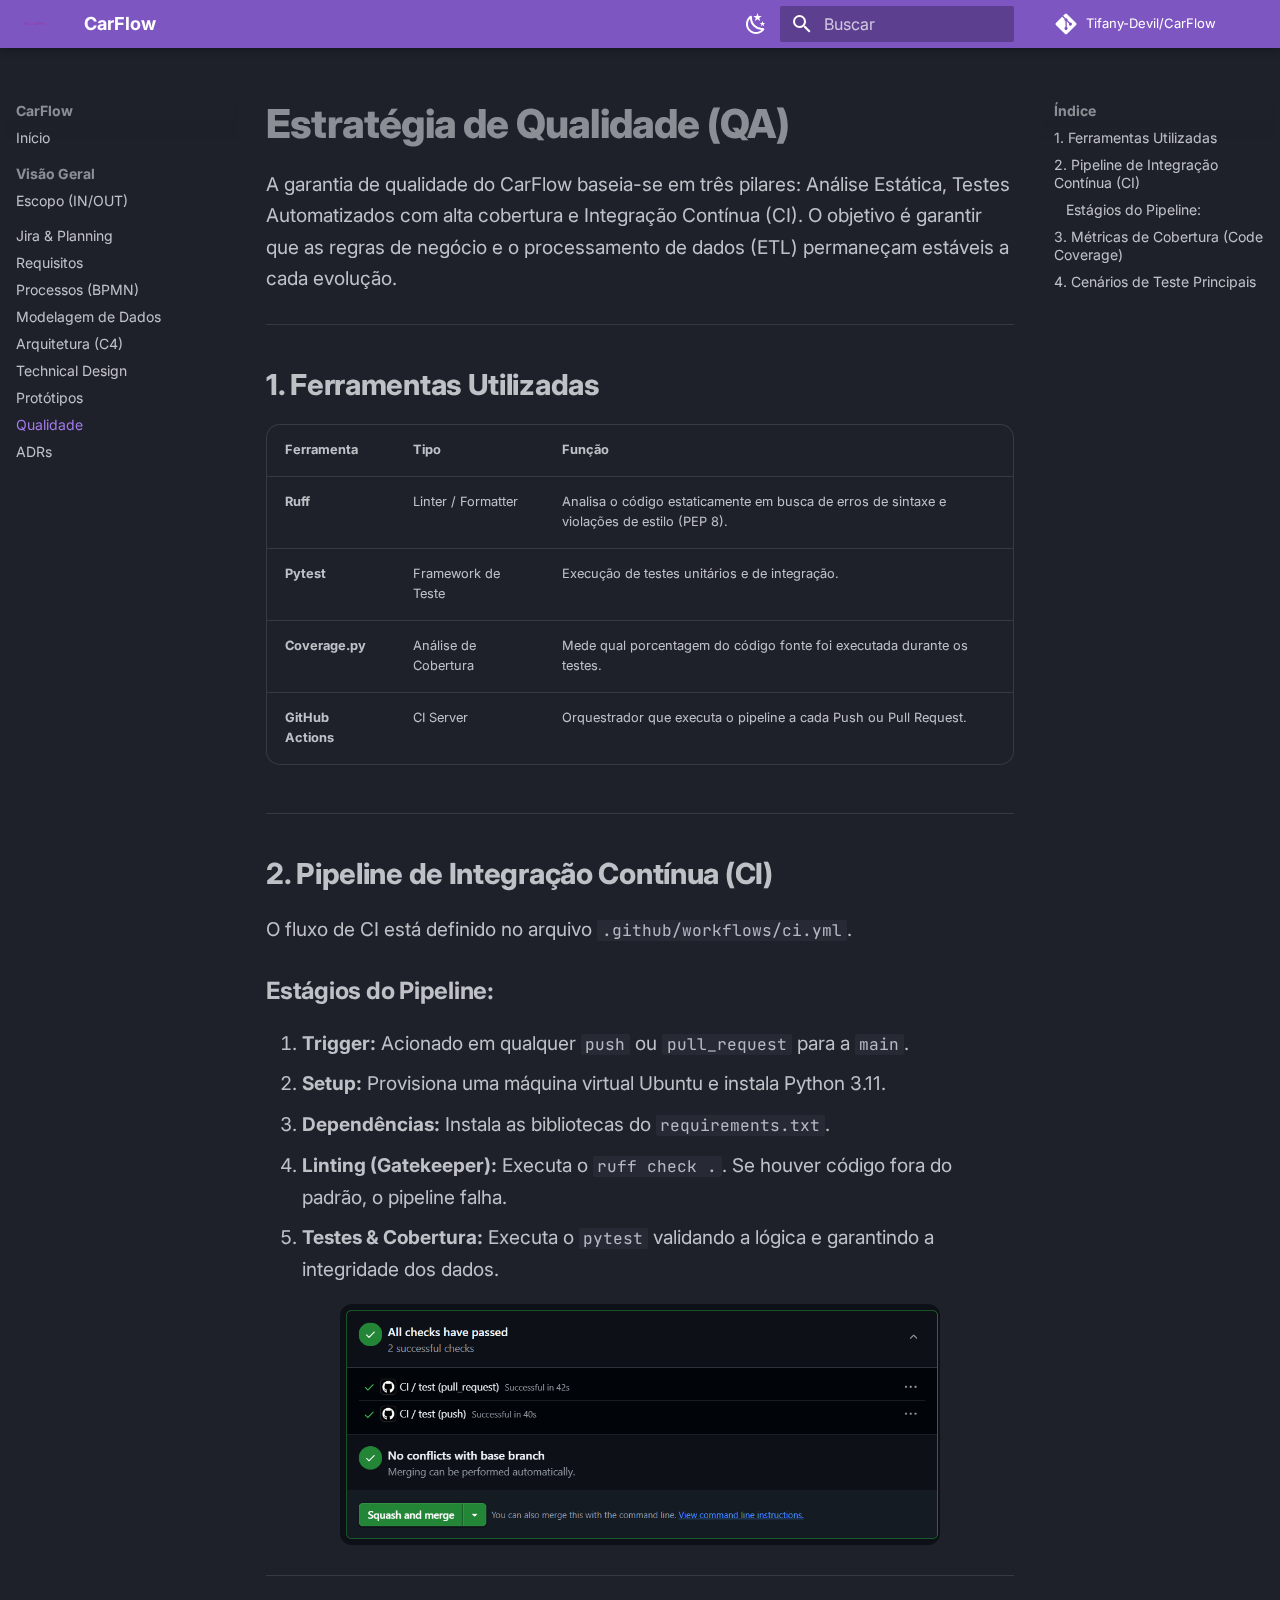
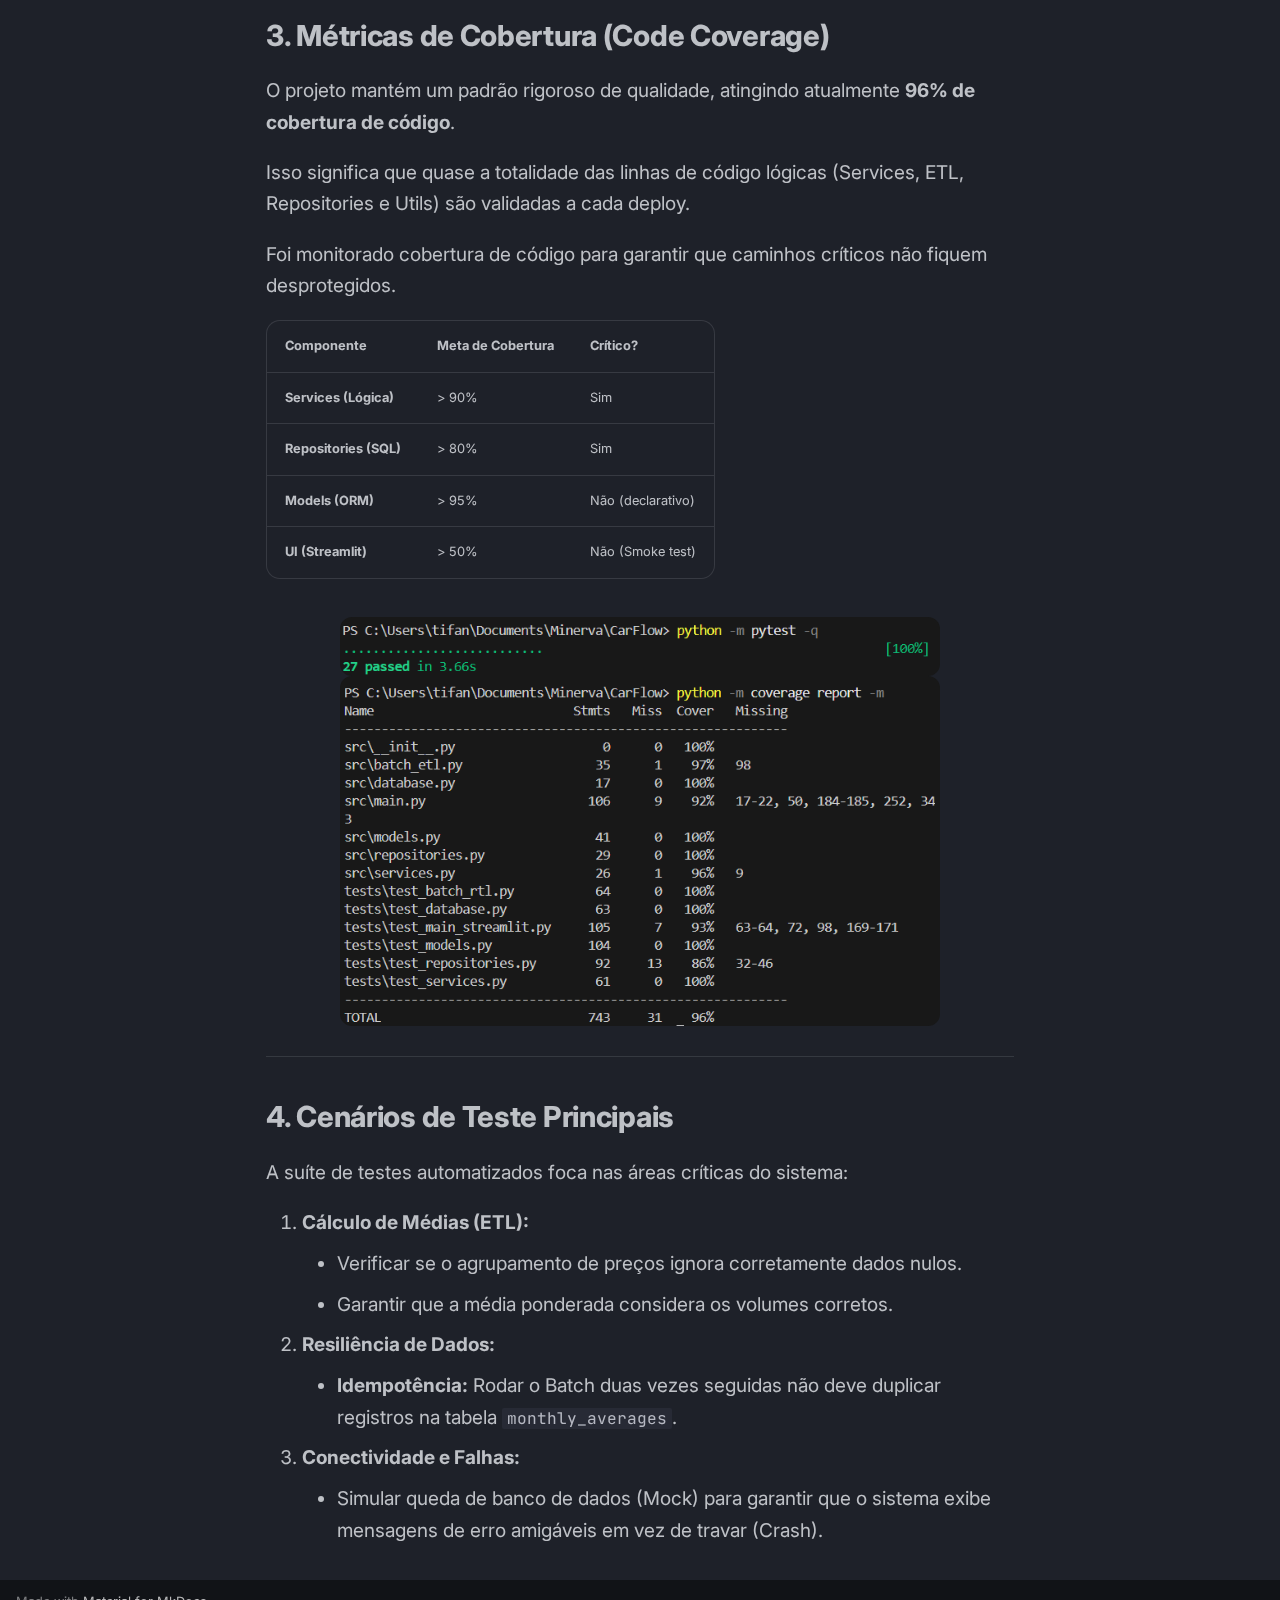
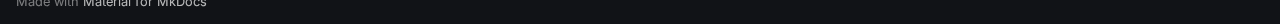
<file: 07-qualidade/index.html>
<!doctype html>
<html lang="pt" class="no-js">
  <head>
    
      <meta charset="utf-8">
      <meta name="viewport" content="width=device-width,initial-scale=1">
      
        <meta name="description" content="Documentação técnica do projeto CarFlow">
      
      
      
        <link rel="canonical" href="https://tifany-devil.github.io/CarFlow/07-qualidade/">
      
      
        <link rel="prev" href="../10-prototipos/">
      
      
        <link rel="next" href="../08-adr/">
      
      
      <link rel="icon" href="../assets/images/logo.png">
      <meta name="generator" content="mkdocs-1.5.3, mkdocs-material-9.5.3">
    
    
      
        <title>Qualidade - CarFlow</title>
      
    
    
      <link rel="stylesheet" href="../assets/stylesheets/main.50c56a3b.min.css">
      
        
        <link rel="stylesheet" href="../assets/stylesheets/palette.06af60db.min.css">
      
      


    
    
      
    
    
      
        
        
        <link rel="preconnect" href="https://fonts.gstatic.com" crossorigin>
        <link rel="stylesheet" href="https://fonts.googleapis.com/css?family=Inter:300,300i,400,400i,700,700i%7CJetBrains+Mono:400,400i,700,700i&display=fallback">
        <style>:root{--md-text-font:"Inter";--md-code-font:"JetBrains Mono"}</style>
      
    
    
      <link rel="stylesheet" href="../stylesheets/extra.css">
    
    <script>__md_scope=new URL("..",location),__md_hash=e=>[...e].reduce((e,_)=>(e<<5)-e+_.charCodeAt(0),0),__md_get=(e,_=localStorage,t=__md_scope)=>JSON.parse(_.getItem(t.pathname+"."+e)),__md_set=(e,_,t=localStorage,a=__md_scope)=>{try{t.setItem(a.pathname+"."+e,JSON.stringify(_))}catch(e){}}</script>
    
      

    
    
    
   <link href="../assets/stylesheets/glightbox.min.css" rel="stylesheet"/><style>
    html.glightbox-open { overflow: initial; height: 100%; }
    .gslide-title { margin-top: 0px; user-select: text; }
    .gslide-desc { color: #666; user-select: text; }
    .gslide-image img { background: white; }
    .gscrollbar-fixer { padding-right: 15px; }
    .gdesc-inner { font-size: 0.75rem; }
    body[data-md-color-scheme="slate"] .gdesc-inner { background: var(--md-default-bg-color);}
    body[data-md-color-scheme="slate"] .gslide-title { color: var(--md-default-fg-color);}
    body[data-md-color-scheme="slate"] .gslide-desc { color: var(--md-default-fg-color);}</style> <script src="../assets/javascripts/glightbox.min.js"></script></head>
  
  
    
    
      
    
    
    
    
    <body dir="ltr" data-md-color-scheme="slate" data-md-color-primary="deep-purple" data-md-color-accent="purple">
  
    
    <input class="md-toggle" data-md-toggle="drawer" type="checkbox" id="__drawer" autocomplete="off">
    <input class="md-toggle" data-md-toggle="search" type="checkbox" id="__search" autocomplete="off">
    <label class="md-overlay" for="__drawer"></label>
    <div data-md-component="skip">
      
        
        <a href="#estrategia-de-qualidade-qa" class="md-skip">
          Ir para o conteúdo
        </a>
      
    </div>
    <div data-md-component="announce">
      
    </div>
    
    
      

  

<header class="md-header md-header--shadow" data-md-component="header">
  <nav class="md-header__inner md-grid" aria-label="Cabeçalho">
    <a href=".." title="CarFlow" class="md-header__button md-logo" aria-label="CarFlow" data-md-component="logo">
      
  <img src="../assets/images/logo.png" alt="logo">

    </a>
    <label class="md-header__button md-icon" for="__drawer">
      
      <svg xmlns="http://www.w3.org/2000/svg" viewBox="0 0 24 24"><path d="M3 6h18v2H3V6m0 5h18v2H3v-2m0 5h18v2H3v-2Z"/></svg>
    </label>
    <div class="md-header__title" data-md-component="header-title">
      <div class="md-header__ellipsis">
        <div class="md-header__topic">
          <span class="md-ellipsis">
            CarFlow
          </span>
        </div>
        <div class="md-header__topic" data-md-component="header-topic">
          <span class="md-ellipsis">
            
              Qualidade
            
          </span>
        </div>
      </div>
    </div>
    
      
        <form class="md-header__option" data-md-component="palette">
  
    
    
    
    <input class="md-option" data-md-color-media="" data-md-color-scheme="slate" data-md-color-primary="deep-purple" data-md-color-accent="purple"  aria-label="Modo escuro"  type="radio" name="__palette" id="__palette_0">
    
      <label class="md-header__button md-icon" title="Modo escuro" for="__palette_1" hidden>
        <svg xmlns="http://www.w3.org/2000/svg" viewBox="0 0 24 24"><path d="m17.75 4.09-2.53 1.94.91 3.06-2.63-1.81-2.63 1.81.91-3.06-2.53-1.94L12.44 4l1.06-3 1.06 3 3.19.09m3.5 6.91-1.64 1.25.59 1.98-1.7-1.17-1.7 1.17.59-1.98L15.75 11l2.06-.05L18.5 9l.69 1.95 2.06.05m-2.28 4.95c.83-.08 1.72 1.1 1.19 1.85-.32.45-.66.87-1.08 1.27C15.17 23 8.84 23 4.94 19.07c-3.91-3.9-3.91-10.24 0-14.14.4-.4.82-.76 1.27-1.08.75-.53 1.93.36 1.85 1.19-.27 2.86.69 5.83 2.89 8.02a9.96 9.96 0 0 0 8.02 2.89m-1.64 2.02a12.08 12.08 0 0 1-7.8-3.47c-2.17-2.19-3.33-5-3.49-7.82-2.81 3.14-2.7 7.96.31 10.98 3.02 3.01 7.84 3.12 10.98.31Z"/></svg>
      </label>
    
  
    
    
    
    <input class="md-option" data-md-color-media="" data-md-color-scheme="default" data-md-color-primary="deep-purple" data-md-color-accent="purple"  aria-label="Modo claro"  type="radio" name="__palette" id="__palette_1">
    
      <label class="md-header__button md-icon" title="Modo claro" for="__palette_0" hidden>
        <svg xmlns="http://www.w3.org/2000/svg" viewBox="0 0 24 24"><path d="M12 7a5 5 0 0 1 5 5 5 5 0 0 1-5 5 5 5 0 0 1-5-5 5 5 0 0 1 5-5m0 2a3 3 0 0 0-3 3 3 3 0 0 0 3 3 3 3 0 0 0 3-3 3 3 0 0 0-3-3m0-7 2.39 3.42C13.65 5.15 12.84 5 12 5c-.84 0-1.65.15-2.39.42L12 2M3.34 7l4.16-.35A7.2 7.2 0 0 0 5.94 8.5c-.44.74-.69 1.5-.83 2.29L3.34 7m.02 10 1.76-3.77a7.131 7.131 0 0 0 2.38 4.14L3.36 17M20.65 7l-1.77 3.79a7.023 7.023 0 0 0-2.38-4.15l4.15.36m-.01 10-4.14.36c.59-.51 1.12-1.14 1.54-1.86.42-.73.69-1.5.83-2.29L20.64 17M12 22l-2.41-3.44c.74.27 1.55.44 2.41.44.82 0 1.63-.17 2.37-.44L12 22Z"/></svg>
      </label>
    
  
</form>
      
    
    
      <script>var media,input,key,value,palette=__md_get("__palette");if(palette&&palette.color){"(prefers-color-scheme)"===palette.color.media&&(media=matchMedia("(prefers-color-scheme: light)"),input=document.querySelector(media.matches?"[data-md-color-media='(prefers-color-scheme: light)']":"[data-md-color-media='(prefers-color-scheme: dark)']"),palette.color.media=input.getAttribute("data-md-color-media"),palette.color.scheme=input.getAttribute("data-md-color-scheme"),palette.color.primary=input.getAttribute("data-md-color-primary"),palette.color.accent=input.getAttribute("data-md-color-accent"));for([key,value]of Object.entries(palette.color))document.body.setAttribute("data-md-color-"+key,value)}</script>
    
    
    
      <label class="md-header__button md-icon" for="__search">
        
        <svg xmlns="http://www.w3.org/2000/svg" viewBox="0 0 24 24"><path d="M9.5 3A6.5 6.5 0 0 1 16 9.5c0 1.61-.59 3.09-1.56 4.23l.27.27h.79l5 5-1.5 1.5-5-5v-.79l-.27-.27A6.516 6.516 0 0 1 9.5 16 6.5 6.5 0 0 1 3 9.5 6.5 6.5 0 0 1 9.5 3m0 2C7 5 5 7 5 9.5S7 14 9.5 14 14 12 14 9.5 12 5 9.5 5Z"/></svg>
      </label>
      <div class="md-search" data-md-component="search" role="dialog">
  <label class="md-search__overlay" for="__search"></label>
  <div class="md-search__inner" role="search">
    <form class="md-search__form" name="search">
      <input type="text" class="md-search__input" name="query" aria-label="Buscar" placeholder="Buscar" autocapitalize="off" autocorrect="off" autocomplete="off" spellcheck="false" data-md-component="search-query" required>
      <label class="md-search__icon md-icon" for="__search">
        
        <svg xmlns="http://www.w3.org/2000/svg" viewBox="0 0 24 24"><path d="M9.5 3A6.5 6.5 0 0 1 16 9.5c0 1.61-.59 3.09-1.56 4.23l.27.27h.79l5 5-1.5 1.5-5-5v-.79l-.27-.27A6.516 6.516 0 0 1 9.5 16 6.5 6.5 0 0 1 3 9.5 6.5 6.5 0 0 1 9.5 3m0 2C7 5 5 7 5 9.5S7 14 9.5 14 14 12 14 9.5 12 5 9.5 5Z"/></svg>
        
        <svg xmlns="http://www.w3.org/2000/svg" viewBox="0 0 24 24"><path d="M20 11v2H8l5.5 5.5-1.42 1.42L4.16 12l7.92-7.92L13.5 5.5 8 11h12Z"/></svg>
      </label>
      <nav class="md-search__options" aria-label="Pesquisar">
        
        <button type="reset" class="md-search__icon md-icon" title="Limpar" aria-label="Limpar" tabindex="-1">
          
          <svg xmlns="http://www.w3.org/2000/svg" viewBox="0 0 24 24"><path d="M19 6.41 17.59 5 12 10.59 6.41 5 5 6.41 10.59 12 5 17.59 6.41 19 12 13.41 17.59 19 19 17.59 13.41 12 19 6.41Z"/></svg>
        </button>
      </nav>
      
        <div class="md-search__suggest" data-md-component="search-suggest"></div>
      
    </form>
    <div class="md-search__output">
      <div class="md-search__scrollwrap" data-md-scrollfix>
        <div class="md-search-result" data-md-component="search-result">
          <div class="md-search-result__meta">
            Inicializando a pesquisa
          </div>
          <ol class="md-search-result__list" role="presentation"></ol>
        </div>
      </div>
    </div>
  </div>
</div>
    
    
      <div class="md-header__source">
        <a href="https://github.com/Tifany-Devil/CarFlow" title="Ir ao repositório" class="md-source" data-md-component="source">
  <div class="md-source__icon md-icon">
    
    <svg xmlns="http://www.w3.org/2000/svg" viewBox="0 0 448 512"><!--! Font Awesome Free 6.5.1 by @fontawesome - https://fontawesome.com License - https://fontawesome.com/license/free (Icons: CC BY 4.0, Fonts: SIL OFL 1.1, Code: MIT License) Copyright 2023 Fonticons, Inc.--><path d="M439.55 236.05 244 40.45a28.87 28.87 0 0 0-40.81 0l-40.66 40.63 51.52 51.52c27.06-9.14 52.68 16.77 43.39 43.68l49.66 49.66c34.23-11.8 61.18 31 35.47 56.69-26.49 26.49-70.21-2.87-56-37.34L240.22 199v121.85c25.3 12.54 22.26 41.85 9.08 55a34.34 34.34 0 0 1-48.55 0c-17.57-17.6-11.07-46.91 11.25-56v-123c-20.8-8.51-24.6-30.74-18.64-45L142.57 101 8.45 235.14a28.86 28.86 0 0 0 0 40.81l195.61 195.6a28.86 28.86 0 0 0 40.8 0l194.69-194.69a28.86 28.86 0 0 0 0-40.81z"/></svg>
  </div>
  <div class="md-source__repository">
    Tifany-Devil/CarFlow
  </div>
</a>
      </div>
    
  </nav>
  
</header>
    
    <div class="md-container" data-md-component="container">
      
      
        
          
        
      
      <main class="md-main" data-md-component="main">
        <div class="md-main__inner md-grid">
          
            
              
              <div class="md-sidebar md-sidebar--primary" data-md-component="sidebar" data-md-type="navigation" >
                <div class="md-sidebar__scrollwrap">
                  <div class="md-sidebar__inner">
                    



<nav class="md-nav md-nav--primary" aria-label="Navegação" data-md-level="0">
  <label class="md-nav__title" for="__drawer">
    <a href=".." title="CarFlow" class="md-nav__button md-logo" aria-label="CarFlow" data-md-component="logo">
      
  <img src="../assets/images/logo.png" alt="logo">

    </a>
    CarFlow
  </label>
  
    <div class="md-nav__source">
      <a href="https://github.com/Tifany-Devil/CarFlow" title="Ir ao repositório" class="md-source" data-md-component="source">
  <div class="md-source__icon md-icon">
    
    <svg xmlns="http://www.w3.org/2000/svg" viewBox="0 0 448 512"><!--! Font Awesome Free 6.5.1 by @fontawesome - https://fontawesome.com License - https://fontawesome.com/license/free (Icons: CC BY 4.0, Fonts: SIL OFL 1.1, Code: MIT License) Copyright 2023 Fonticons, Inc.--><path d="M439.55 236.05 244 40.45a28.87 28.87 0 0 0-40.81 0l-40.66 40.63 51.52 51.52c27.06-9.14 52.68 16.77 43.39 43.68l49.66 49.66c34.23-11.8 61.18 31 35.47 56.69-26.49 26.49-70.21-2.87-56-37.34L240.22 199v121.85c25.3 12.54 22.26 41.85 9.08 55a34.34 34.34 0 0 1-48.55 0c-17.57-17.6-11.07-46.91 11.25-56v-123c-20.8-8.51-24.6-30.74-18.64-45L142.57 101 8.45 235.14a28.86 28.86 0 0 0 0 40.81l195.61 195.6a28.86 28.86 0 0 0 40.8 0l194.69-194.69a28.86 28.86 0 0 0 0-40.81z"/></svg>
  </div>
  <div class="md-source__repository">
    Tifany-Devil/CarFlow
  </div>
</a>
    </div>
  
  <ul class="md-nav__list" data-md-scrollfix>
    
      
      
  
  
  
  
    <li class="md-nav__item">
      <a href=".." class="md-nav__link">
        
  
  <span class="md-ellipsis">
    Início
  </span>
  

      </a>
    </li>
  

    
      
      
  
  
  
  
    
    
    
    
    
      
      
    
    <li class="md-nav__item md-nav__item--section md-nav__item--nested">
      
        
        
        
        <input class="md-nav__toggle md-toggle " type="checkbox" id="__nav_2" >
        
          
          <label class="md-nav__link" for="__nav_2" id="__nav_2_label" tabindex="">
            
  
  <span class="md-ellipsis">
    Visão Geral
  </span>
  

            <span class="md-nav__icon md-icon"></span>
          </label>
        
        <nav class="md-nav" data-md-level="1" aria-labelledby="__nav_2_label" aria-expanded="false">
          <label class="md-nav__title" for="__nav_2">
            <span class="md-nav__icon md-icon"></span>
            Visão Geral
          </label>
          <ul class="md-nav__list" data-md-scrollfix>
            
              
                
  
  
  
  
    <li class="md-nav__item">
      <a href="../01-visao-geral/escopo/" class="md-nav__link">
        
  
  <span class="md-ellipsis">
    Escopo (IN/OUT)
  </span>
  

      </a>
    </li>
  

              
            
          </ul>
        </nav>
      
    </li>
  

    
      
      
  
  
  
  
    <li class="md-nav__item">
      <a href="../09-jira/" class="md-nav__link">
        
  
  <span class="md-ellipsis">
    Jira & Planning
  </span>
  

      </a>
    </li>
  

    
      
      
  
  
  
  
    <li class="md-nav__item">
      <a href="../02-requisitos/" class="md-nav__link">
        
  
  <span class="md-ellipsis">
    Requisitos
  </span>
  

      </a>
    </li>
  

    
      
      
  
  
  
  
    <li class="md-nav__item">
      <a href="../03-processos-bpmn/" class="md-nav__link">
        
  
  <span class="md-ellipsis">
    Processos (BPMN)
  </span>
  

      </a>
    </li>
  

    
      
      
  
  
  
  
    <li class="md-nav__item">
      <a href="../04-modelagem-dados/" class="md-nav__link">
        
  
  <span class="md-ellipsis">
    Modelagem de Dados
  </span>
  

      </a>
    </li>
  

    
      
      
  
  
  
  
    <li class="md-nav__item">
      <a href="../05-arquitetura/" class="md-nav__link">
        
  
  <span class="md-ellipsis">
    Arquitetura (C4)
  </span>
  

      </a>
    </li>
  

    
      
      
  
  
  
  
    <li class="md-nav__item">
      <a href="../06-technical-design/" class="md-nav__link">
        
  
  <span class="md-ellipsis">
    Technical Design
  </span>
  

      </a>
    </li>
  

    
      
      
  
  
  
  
    <li class="md-nav__item">
      <a href="../10-prototipos/" class="md-nav__link">
        
  
  <span class="md-ellipsis">
    Protótipos
  </span>
  

      </a>
    </li>
  

    
      
      
  
  
    
  
  
  
    <li class="md-nav__item md-nav__item--active">
      
      <input class="md-nav__toggle md-toggle" type="checkbox" id="__toc">
      
      
        
      
      
        <label class="md-nav__link md-nav__link--active" for="__toc">
          
  
  <span class="md-ellipsis">
    Qualidade
  </span>
  

          <span class="md-nav__icon md-icon"></span>
        </label>
      
      <a href="./" class="md-nav__link md-nav__link--active">
        
  
  <span class="md-ellipsis">
    Qualidade
  </span>
  

      </a>
      
        

<nav class="md-nav md-nav--secondary" aria-label="Índice">
  
  
  
    
  
  
    <label class="md-nav__title" for="__toc">
      <span class="md-nav__icon md-icon"></span>
      Índice
    </label>
    <ul class="md-nav__list" data-md-component="toc" data-md-scrollfix>
      
        <li class="md-nav__item">
  <a href="#1-ferramentas-utilizadas" class="md-nav__link">
    <span class="md-ellipsis">
      1. Ferramentas Utilizadas
    </span>
  </a>
  
</li>
      
        <li class="md-nav__item">
  <a href="#2-pipeline-de-integracao-continua-ci" class="md-nav__link">
    <span class="md-ellipsis">
      2. Pipeline de Integração Contínua (CI)
    </span>
  </a>
  
    <nav class="md-nav" aria-label="2. Pipeline de Integração Contínua (CI)">
      <ul class="md-nav__list">
        
          <li class="md-nav__item">
  <a href="#estagios-do-pipeline" class="md-nav__link">
    <span class="md-ellipsis">
      Estágios do Pipeline:
    </span>
  </a>
  
</li>
        
      </ul>
    </nav>
  
</li>
      
        <li class="md-nav__item">
  <a href="#3-metricas-de-cobertura-code-coverage" class="md-nav__link">
    <span class="md-ellipsis">
      3. Métricas de Cobertura (Code Coverage)
    </span>
  </a>
  
</li>
      
        <li class="md-nav__item">
  <a href="#4-cenarios-de-teste-principais" class="md-nav__link">
    <span class="md-ellipsis">
      4. Cenários de Teste Principais
    </span>
  </a>
  
</li>
      
    </ul>
  
</nav>
      
    </li>
  

    
      
      
  
  
  
  
    <li class="md-nav__item">
      <a href="../08-adr/" class="md-nav__link">
        
  
  <span class="md-ellipsis">
    ADRs
  </span>
  

      </a>
    </li>
  

    
  </ul>
</nav>
                  </div>
                </div>
              </div>
            
            
              
              <div class="md-sidebar md-sidebar--secondary" data-md-component="sidebar" data-md-type="toc" >
                <div class="md-sidebar__scrollwrap">
                  <div class="md-sidebar__inner">
                    

<nav class="md-nav md-nav--secondary" aria-label="Índice">
  
  
  
    
  
  
    <label class="md-nav__title" for="__toc">
      <span class="md-nav__icon md-icon"></span>
      Índice
    </label>
    <ul class="md-nav__list" data-md-component="toc" data-md-scrollfix>
      
        <li class="md-nav__item">
  <a href="#1-ferramentas-utilizadas" class="md-nav__link">
    <span class="md-ellipsis">
      1. Ferramentas Utilizadas
    </span>
  </a>
  
</li>
      
        <li class="md-nav__item">
  <a href="#2-pipeline-de-integracao-continua-ci" class="md-nav__link">
    <span class="md-ellipsis">
      2. Pipeline de Integração Contínua (CI)
    </span>
  </a>
  
    <nav class="md-nav" aria-label="2. Pipeline de Integração Contínua (CI)">
      <ul class="md-nav__list">
        
          <li class="md-nav__item">
  <a href="#estagios-do-pipeline" class="md-nav__link">
    <span class="md-ellipsis">
      Estágios do Pipeline:
    </span>
  </a>
  
</li>
        
      </ul>
    </nav>
  
</li>
      
        <li class="md-nav__item">
  <a href="#3-metricas-de-cobertura-code-coverage" class="md-nav__link">
    <span class="md-ellipsis">
      3. Métricas de Cobertura (Code Coverage)
    </span>
  </a>
  
</li>
      
        <li class="md-nav__item">
  <a href="#4-cenarios-de-teste-principais" class="md-nav__link">
    <span class="md-ellipsis">
      4. Cenários de Teste Principais
    </span>
  </a>
  
</li>
      
    </ul>
  
</nav>
                  </div>
                </div>
              </div>
            
          
          
            <div class="md-content" data-md-component="content">
              <article class="md-content__inner md-typeset">
                
                  

  
  


<h1 id="estrategia-de-qualidade-qa">Estratégia de Qualidade (QA)<a class="headerlink" href="#estrategia-de-qualidade-qa" title="Permanent link">&para;</a></h1>
<p>A garantia de qualidade do CarFlow baseia-se em três pilares: Análise Estática, Testes Automatizados com alta cobertura e Integração Contínua (CI). O objetivo é garantir que as regras de negócio e o processamento de dados (ETL) permaneçam estáveis a cada evolução.</p>
<hr />
<h2 id="1-ferramentas-utilizadas">1. Ferramentas Utilizadas<a class="headerlink" href="#1-ferramentas-utilizadas" title="Permanent link">&para;</a></h2>
<table>
<thead>
<tr>
<th style="text-align: left;">Ferramenta</th>
<th style="text-align: left;">Tipo</th>
<th style="text-align: left;">Função</th>
</tr>
</thead>
<tbody>
<tr>
<td style="text-align: left;"><strong>Ruff</strong></td>
<td style="text-align: left;">Linter / Formatter</td>
<td style="text-align: left;">Analisa o código estaticamente em busca de erros de sintaxe e violações de estilo (PEP 8).</td>
</tr>
<tr>
<td style="text-align: left;"><strong>Pytest</strong></td>
<td style="text-align: left;">Framework de Teste</td>
<td style="text-align: left;">Execução de testes unitários e de integração.</td>
</tr>
<tr>
<td style="text-align: left;"><strong>Coverage.py</strong></td>
<td style="text-align: left;">Análise de Cobertura</td>
<td style="text-align: left;">Mede qual porcentagem do código fonte foi executada durante os testes.</td>
</tr>
<tr>
<td style="text-align: left;"><strong>GitHub Actions</strong></td>
<td style="text-align: left;">CI Server</td>
<td style="text-align: left;">Orquestrador que executa o pipeline a cada Push ou Pull Request.</td>
</tr>
</tbody>
</table>
<hr />
<h2 id="2-pipeline-de-integracao-continua-ci">2. Pipeline de Integração Contínua (CI)<a class="headerlink" href="#2-pipeline-de-integracao-continua-ci" title="Permanent link">&para;</a></h2>
<p>O fluxo de CI está definido no arquivo <code>.github/workflows/ci.yml</code>.</p>
<h3 id="estagios-do-pipeline">Estágios do Pipeline:<a class="headerlink" href="#estagios-do-pipeline" title="Permanent link">&para;</a></h3>
<ol>
<li><strong>Trigger:</strong> Acionado em qualquer <code>push</code> ou <code>pull_request</code> para a <code>main</code>.</li>
<li><strong>Setup:</strong> Provisiona uma máquina virtual Ubuntu e instala Python 3.11.</li>
<li><strong>Dependências:</strong> Instala as bibliotecas do <code>requirements.txt</code>.</li>
<li><strong>Linting (Gatekeeper):</strong> Executa o <code>ruff check .</code>. Se houver código fora do padrão, o pipeline falha.</li>
<li><strong>Testes &amp; Cobertura:</strong> Executa o <code>pytest</code> validando a lógica e garantindo a integridade dos dados.</li>
</ol>
<p><a class="glightbox" href="../assets/images/teste3.png"><img alt="Teste3" src="../assets/images/teste3.png" width="600" /></a></p>
<hr />
<h2 id="3-metricas-de-cobertura-code-coverage">3. Métricas de Cobertura (Code Coverage)<a class="headerlink" href="#3-metricas-de-cobertura-code-coverage" title="Permanent link">&para;</a></h2>
<p>O projeto mantém um padrão rigoroso de qualidade, atingindo atualmente <strong>96% de cobertura de código</strong>.</p>
<p>Isso significa que quase a totalidade das linhas de código lógicas (Services, ETL, Repositories e Utils) são validadas a cada deploy.</p>
<p>Foi monitorado cobertura de código para garantir que caminhos críticos não fiquem desprotegidos.</p>
<table>
<thead>
<tr>
<th style="text-align: left;">Componente</th>
<th style="text-align: left;">Meta de Cobertura</th>
<th style="text-align: left;">Crítico?</th>
</tr>
</thead>
<tbody>
<tr>
<td style="text-align: left;"><strong>Services (Lógica)</strong></td>
<td style="text-align: left;">&gt; 90%</td>
<td style="text-align: left;">Sim</td>
</tr>
<tr>
<td style="text-align: left;"><strong>Repositories (SQL)</strong></td>
<td style="text-align: left;">&gt; 80%</td>
<td style="text-align: left;">Sim</td>
</tr>
<tr>
<td style="text-align: left;"><strong>Models (ORM)</strong></td>
<td style="text-align: left;">&gt; 95%</td>
<td style="text-align: left;">Não (declarativo)</td>
</tr>
<tr>
<td style="text-align: left;"><strong>UI (Streamlit)</strong></td>
<td style="text-align: left;">&gt; 50%</td>
<td style="text-align: left;">Não (Smoke test)</td>
</tr>
</tbody>
</table>
<p><a class="glightbox" href="../assets/images/teste3.png"><img alt="Teste1" src="../assets/images/teste1.png" width="600" /></a>
<a class="glightbox" href="../assets/images/teste2.png"><img alt="Teste2" src="../assets/images/teste2.png" width="600" /></a></p>
<hr />
<h2 id="4-cenarios-de-teste-principais">4. Cenários de Teste Principais<a class="headerlink" href="#4-cenarios-de-teste-principais" title="Permanent link">&para;</a></h2>
<p>A suíte de testes automatizados foca nas áreas críticas do sistema:</p>
<ol>
<li><strong>Cálculo de Médias (ETL):</strong><ul>
<li>Verificar se o agrupamento de preços ignora corretamente dados nulos.</li>
<li>Garantir que a média ponderada considera os volumes corretos.</li>
</ul>
</li>
<li><strong>Resiliência de Dados:</strong><ul>
<li><strong>Idempotência:</strong> Rodar o Batch duas vezes seguidas não deve duplicar registros na tabela <code>monthly_averages</code>.</li>
</ul>
</li>
<li><strong>Conectividade e Falhas:</strong><ul>
<li>Simular queda de banco de dados (Mock) para garantir que o sistema exibe mensagens de erro amigáveis em vez de travar (Crash).</li>
</ul>
</li>
</ol>












                
              </article>
            </div>
          
          
<script>var target=document.getElementById(location.hash.slice(1));target&&target.name&&(target.checked=target.name.startsWith("__tabbed_"))</script>
        </div>
        
      </main>
      
        <footer class="md-footer">
  
  <div class="md-footer-meta md-typeset">
    <div class="md-footer-meta__inner md-grid">
      <div class="md-copyright">
  
  
    Made with
    <a href="https://squidfunk.github.io/mkdocs-material/" target="_blank" rel="noopener">
      Material for MkDocs
    </a>
  
</div>
      
    </div>
  </div>
</footer>
      
    </div>
    <div class="md-dialog" data-md-component="dialog">
      <div class="md-dialog__inner md-typeset"></div>
    </div>
    
    
    <script id="__config" type="application/json">{"base": "..", "features": ["navigation.instant", "navigation.tracking", "navigation.sections", "toc.follow", "content.code.copy", "search.suggest", "search.highlight"], "search": "../assets/javascripts/workers/search.f886a092.min.js", "translations": {"clipboard.copied": "Copiado para \u00e1rea de transfer\u00eancia", "clipboard.copy": "Copiar para \u00e1rea de transfer\u00eancia", "search.result.more.one": "Mais 1 nesta p\u00e1gina", "search.result.more.other": "Mais # nesta p\u00e1gina", "search.result.none": "Nenhum resultado encontrado", "search.result.one": "1 resultado encontrado", "search.result.other": "# resultados encontrados", "search.result.placeholder": "Digite para iniciar a busca", "search.result.term.missing": "Ausente", "select.version": "Selecione a vers\u00e3o"}}</script>
    
    
      <script src="../assets/javascripts/bundle.d7c377c4.min.js"></script>
      
    
  <script>document$.subscribe(() => {const lightbox = GLightbox({"touchNavigation": true, "loop": false, "zoomable": true, "draggable": true, "openEffect": "zoom", "closeEffect": "zoom", "slideEffect": "slide"});})</script></body>
</html>
</file>
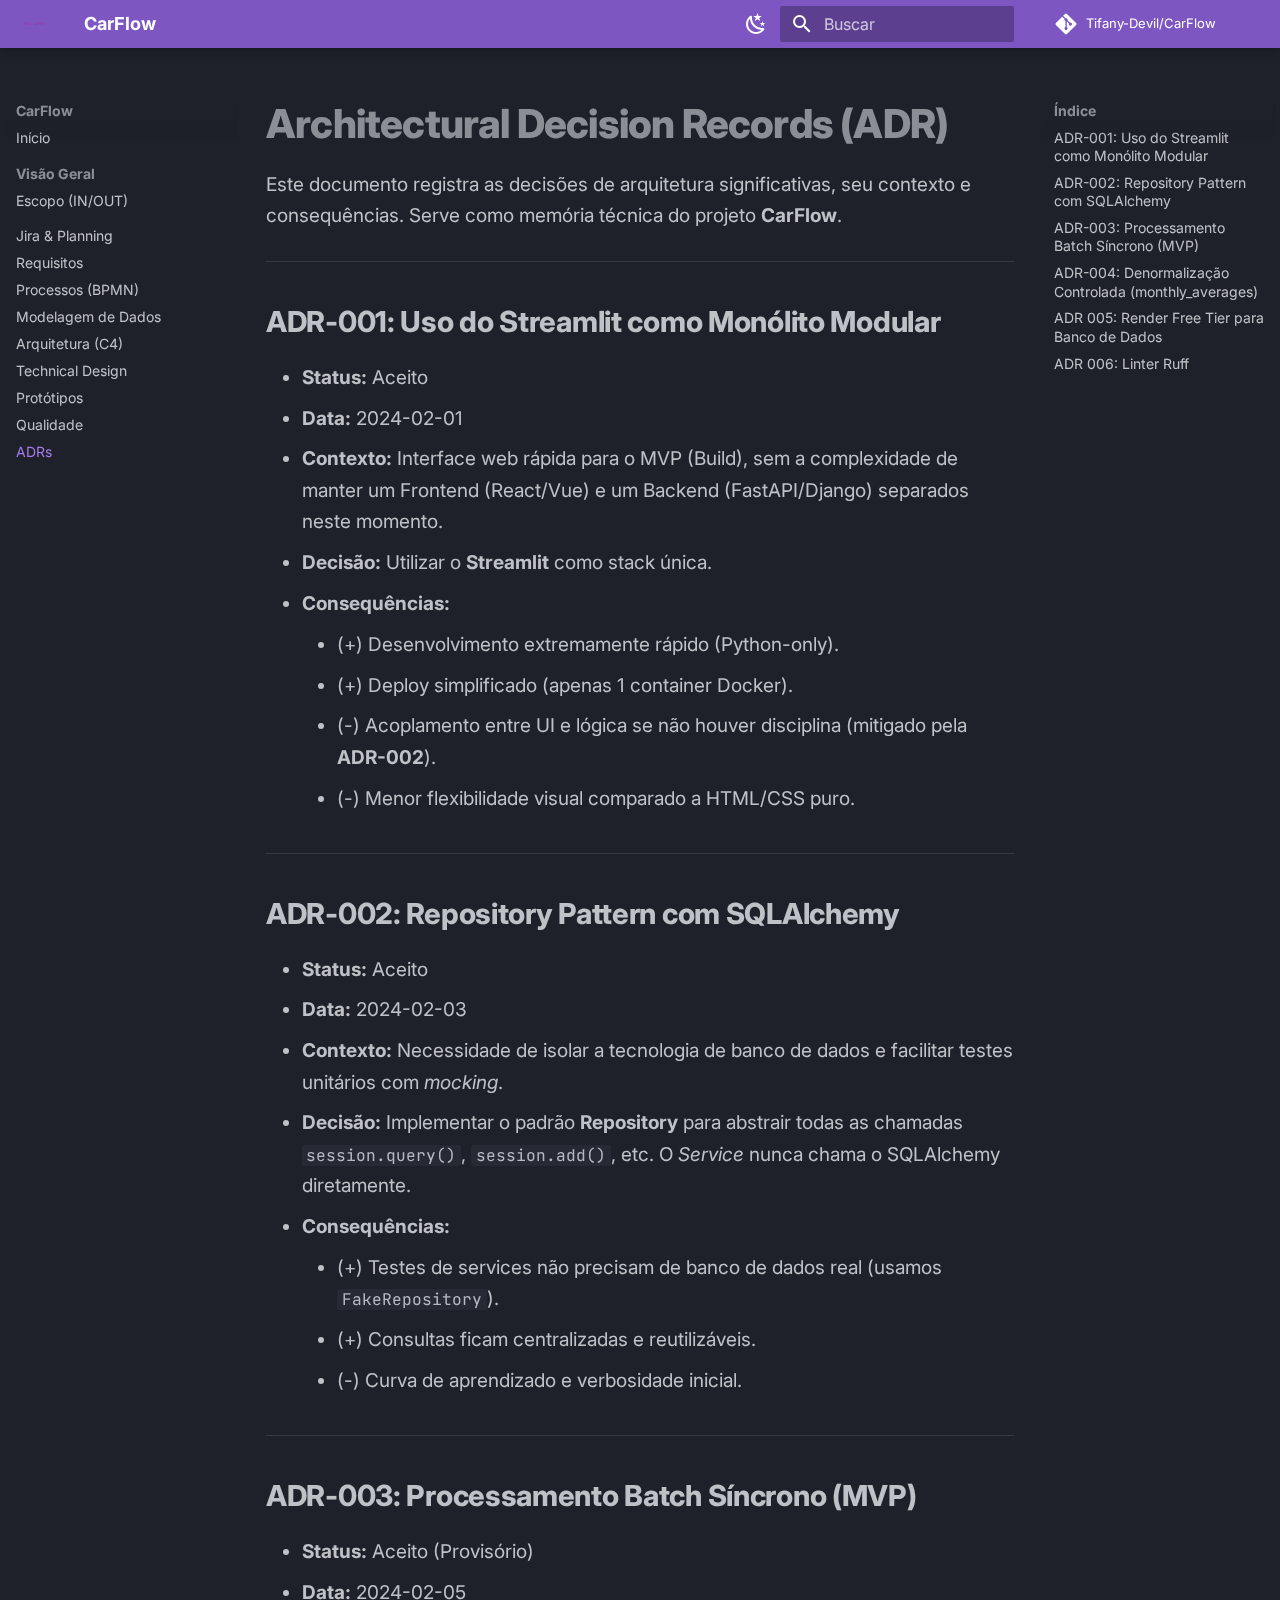
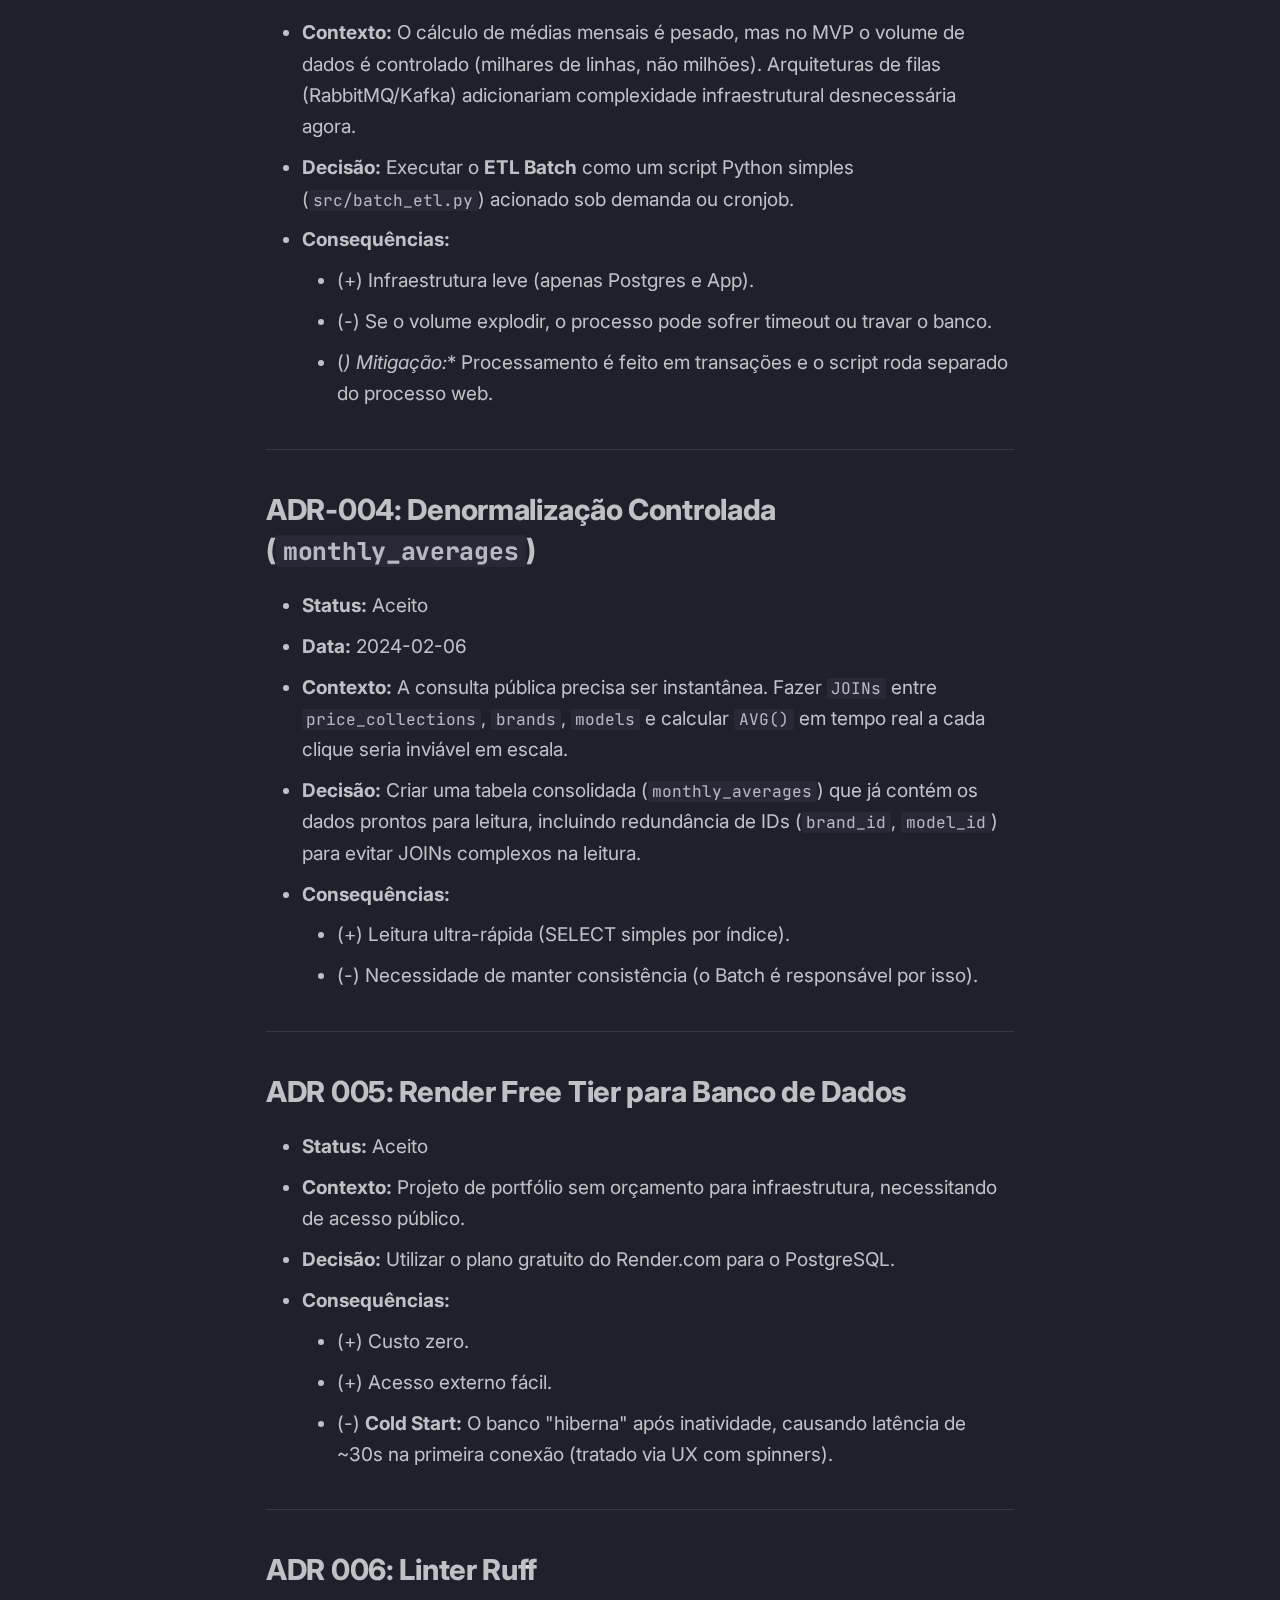
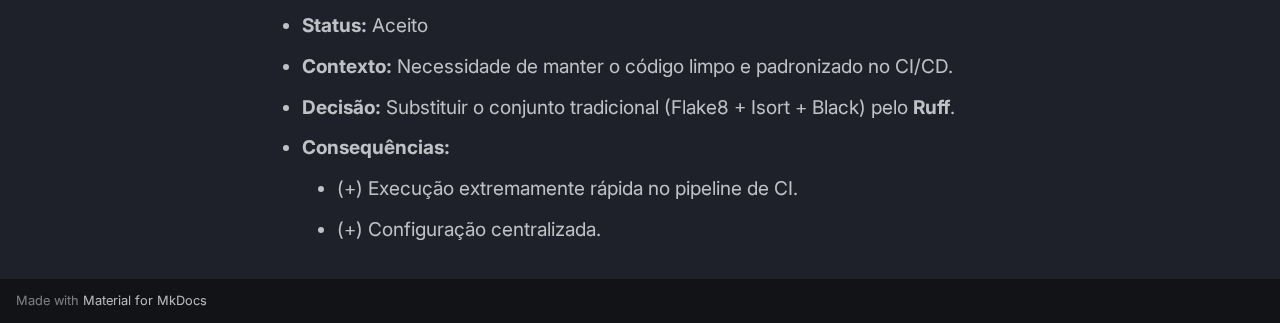
<file: 08-adr/index.html>
<!doctype html>
<html lang="pt" class="no-js">
  <head>
    
      <meta charset="utf-8">
      <meta name="viewport" content="width=device-width,initial-scale=1">
      
        <meta name="description" content="Documentação técnica do projeto CarFlow">
      
      
      
        <link rel="canonical" href="https://tifany-devil.github.io/CarFlow/08-adr/">
      
      
        <link rel="prev" href="../07-qualidade/">
      
      
      
      <link rel="icon" href="../assets/images/logo.png">
      <meta name="generator" content="mkdocs-1.5.3, mkdocs-material-9.5.3">
    
    
      
        <title>ADRs - CarFlow</title>
      
    
    
      <link rel="stylesheet" href="../assets/stylesheets/main.50c56a3b.min.css">
      
        
        <link rel="stylesheet" href="../assets/stylesheets/palette.06af60db.min.css">
      
      


    
    
      
    
    
      
        
        
        <link rel="preconnect" href="https://fonts.gstatic.com" crossorigin>
        <link rel="stylesheet" href="https://fonts.googleapis.com/css?family=Inter:300,300i,400,400i,700,700i%7CJetBrains+Mono:400,400i,700,700i&display=fallback">
        <style>:root{--md-text-font:"Inter";--md-code-font:"JetBrains Mono"}</style>
      
    
    
      <link rel="stylesheet" href="../stylesheets/extra.css">
    
    <script>__md_scope=new URL("..",location),__md_hash=e=>[...e].reduce((e,_)=>(e<<5)-e+_.charCodeAt(0),0),__md_get=(e,_=localStorage,t=__md_scope)=>JSON.parse(_.getItem(t.pathname+"."+e)),__md_set=(e,_,t=localStorage,a=__md_scope)=>{try{t.setItem(a.pathname+"."+e,JSON.stringify(_))}catch(e){}}</script>
    
      

    
    
    
   <link href="../assets/stylesheets/glightbox.min.css" rel="stylesheet"/><style>
    html.glightbox-open { overflow: initial; height: 100%; }
    .gslide-title { margin-top: 0px; user-select: text; }
    .gslide-desc { color: #666; user-select: text; }
    .gslide-image img { background: white; }
    .gscrollbar-fixer { padding-right: 15px; }
    .gdesc-inner { font-size: 0.75rem; }
    body[data-md-color-scheme="slate"] .gdesc-inner { background: var(--md-default-bg-color);}
    body[data-md-color-scheme="slate"] .gslide-title { color: var(--md-default-fg-color);}
    body[data-md-color-scheme="slate"] .gslide-desc { color: var(--md-default-fg-color);}</style> <script src="../assets/javascripts/glightbox.min.js"></script></head>
  
  
    
    
      
    
    
    
    
    <body dir="ltr" data-md-color-scheme="slate" data-md-color-primary="deep-purple" data-md-color-accent="purple">
  
    
    <input class="md-toggle" data-md-toggle="drawer" type="checkbox" id="__drawer" autocomplete="off">
    <input class="md-toggle" data-md-toggle="search" type="checkbox" id="__search" autocomplete="off">
    <label class="md-overlay" for="__drawer"></label>
    <div data-md-component="skip">
      
        
        <a href="#architectural-decision-records-adr" class="md-skip">
          Ir para o conteúdo
        </a>
      
    </div>
    <div data-md-component="announce">
      
    </div>
    
    
      

  

<header class="md-header md-header--shadow" data-md-component="header">
  <nav class="md-header__inner md-grid" aria-label="Cabeçalho">
    <a href=".." title="CarFlow" class="md-header__button md-logo" aria-label="CarFlow" data-md-component="logo">
      
  <img src="../assets/images/logo.png" alt="logo">

    </a>
    <label class="md-header__button md-icon" for="__drawer">
      
      <svg xmlns="http://www.w3.org/2000/svg" viewBox="0 0 24 24"><path d="M3 6h18v2H3V6m0 5h18v2H3v-2m0 5h18v2H3v-2Z"/></svg>
    </label>
    <div class="md-header__title" data-md-component="header-title">
      <div class="md-header__ellipsis">
        <div class="md-header__topic">
          <span class="md-ellipsis">
            CarFlow
          </span>
        </div>
        <div class="md-header__topic" data-md-component="header-topic">
          <span class="md-ellipsis">
            
              ADRs
            
          </span>
        </div>
      </div>
    </div>
    
      
        <form class="md-header__option" data-md-component="palette">
  
    
    
    
    <input class="md-option" data-md-color-media="" data-md-color-scheme="slate" data-md-color-primary="deep-purple" data-md-color-accent="purple"  aria-label="Modo escuro"  type="radio" name="__palette" id="__palette_0">
    
      <label class="md-header__button md-icon" title="Modo escuro" for="__palette_1" hidden>
        <svg xmlns="http://www.w3.org/2000/svg" viewBox="0 0 24 24"><path d="m17.75 4.09-2.53 1.94.91 3.06-2.63-1.81-2.63 1.81.91-3.06-2.53-1.94L12.44 4l1.06-3 1.06 3 3.19.09m3.5 6.91-1.64 1.25.59 1.98-1.7-1.17-1.7 1.17.59-1.98L15.75 11l2.06-.05L18.5 9l.69 1.95 2.06.05m-2.28 4.95c.83-.08 1.72 1.1 1.19 1.85-.32.45-.66.87-1.08 1.27C15.17 23 8.84 23 4.94 19.07c-3.91-3.9-3.91-10.24 0-14.14.4-.4.82-.76 1.27-1.08.75-.53 1.93.36 1.85 1.19-.27 2.86.69 5.83 2.89 8.02a9.96 9.96 0 0 0 8.02 2.89m-1.64 2.02a12.08 12.08 0 0 1-7.8-3.47c-2.17-2.19-3.33-5-3.49-7.82-2.81 3.14-2.7 7.96.31 10.98 3.02 3.01 7.84 3.12 10.98.31Z"/></svg>
      </label>
    
  
    
    
    
    <input class="md-option" data-md-color-media="" data-md-color-scheme="default" data-md-color-primary="deep-purple" data-md-color-accent="purple"  aria-label="Modo claro"  type="radio" name="__palette" id="__palette_1">
    
      <label class="md-header__button md-icon" title="Modo claro" for="__palette_0" hidden>
        <svg xmlns="http://www.w3.org/2000/svg" viewBox="0 0 24 24"><path d="M12 7a5 5 0 0 1 5 5 5 5 0 0 1-5 5 5 5 0 0 1-5-5 5 5 0 0 1 5-5m0 2a3 3 0 0 0-3 3 3 3 0 0 0 3 3 3 3 0 0 0 3-3 3 3 0 0 0-3-3m0-7 2.39 3.42C13.65 5.15 12.84 5 12 5c-.84 0-1.65.15-2.39.42L12 2M3.34 7l4.16-.35A7.2 7.2 0 0 0 5.94 8.5c-.44.74-.69 1.5-.83 2.29L3.34 7m.02 10 1.76-3.77a7.131 7.131 0 0 0 2.38 4.14L3.36 17M20.65 7l-1.77 3.79a7.023 7.023 0 0 0-2.38-4.15l4.15.36m-.01 10-4.14.36c.59-.51 1.12-1.14 1.54-1.86.42-.73.69-1.5.83-2.29L20.64 17M12 22l-2.41-3.44c.74.27 1.55.44 2.41.44.82 0 1.63-.17 2.37-.44L12 22Z"/></svg>
      </label>
    
  
</form>
      
    
    
      <script>var media,input,key,value,palette=__md_get("__palette");if(palette&&palette.color){"(prefers-color-scheme)"===palette.color.media&&(media=matchMedia("(prefers-color-scheme: light)"),input=document.querySelector(media.matches?"[data-md-color-media='(prefers-color-scheme: light)']":"[data-md-color-media='(prefers-color-scheme: dark)']"),palette.color.media=input.getAttribute("data-md-color-media"),palette.color.scheme=input.getAttribute("data-md-color-scheme"),palette.color.primary=input.getAttribute("data-md-color-primary"),palette.color.accent=input.getAttribute("data-md-color-accent"));for([key,value]of Object.entries(palette.color))document.body.setAttribute("data-md-color-"+key,value)}</script>
    
    
    
      <label class="md-header__button md-icon" for="__search">
        
        <svg xmlns="http://www.w3.org/2000/svg" viewBox="0 0 24 24"><path d="M9.5 3A6.5 6.5 0 0 1 16 9.5c0 1.61-.59 3.09-1.56 4.23l.27.27h.79l5 5-1.5 1.5-5-5v-.79l-.27-.27A6.516 6.516 0 0 1 9.5 16 6.5 6.5 0 0 1 3 9.5 6.5 6.5 0 0 1 9.5 3m0 2C7 5 5 7 5 9.5S7 14 9.5 14 14 12 14 9.5 12 5 9.5 5Z"/></svg>
      </label>
      <div class="md-search" data-md-component="search" role="dialog">
  <label class="md-search__overlay" for="__search"></label>
  <div class="md-search__inner" role="search">
    <form class="md-search__form" name="search">
      <input type="text" class="md-search__input" name="query" aria-label="Buscar" placeholder="Buscar" autocapitalize="off" autocorrect="off" autocomplete="off" spellcheck="false" data-md-component="search-query" required>
      <label class="md-search__icon md-icon" for="__search">
        
        <svg xmlns="http://www.w3.org/2000/svg" viewBox="0 0 24 24"><path d="M9.5 3A6.5 6.5 0 0 1 16 9.5c0 1.61-.59 3.09-1.56 4.23l.27.27h.79l5 5-1.5 1.5-5-5v-.79l-.27-.27A6.516 6.516 0 0 1 9.5 16 6.5 6.5 0 0 1 3 9.5 6.5 6.5 0 0 1 9.5 3m0 2C7 5 5 7 5 9.5S7 14 9.5 14 14 12 14 9.5 12 5 9.5 5Z"/></svg>
        
        <svg xmlns="http://www.w3.org/2000/svg" viewBox="0 0 24 24"><path d="M20 11v2H8l5.5 5.5-1.42 1.42L4.16 12l7.92-7.92L13.5 5.5 8 11h12Z"/></svg>
      </label>
      <nav class="md-search__options" aria-label="Pesquisar">
        
        <button type="reset" class="md-search__icon md-icon" title="Limpar" aria-label="Limpar" tabindex="-1">
          
          <svg xmlns="http://www.w3.org/2000/svg" viewBox="0 0 24 24"><path d="M19 6.41 17.59 5 12 10.59 6.41 5 5 6.41 10.59 12 5 17.59 6.41 19 12 13.41 17.59 19 19 17.59 13.41 12 19 6.41Z"/></svg>
        </button>
      </nav>
      
        <div class="md-search__suggest" data-md-component="search-suggest"></div>
      
    </form>
    <div class="md-search__output">
      <div class="md-search__scrollwrap" data-md-scrollfix>
        <div class="md-search-result" data-md-component="search-result">
          <div class="md-search-result__meta">
            Inicializando a pesquisa
          </div>
          <ol class="md-search-result__list" role="presentation"></ol>
        </div>
      </div>
    </div>
  </div>
</div>
    
    
      <div class="md-header__source">
        <a href="https://github.com/Tifany-Devil/CarFlow" title="Ir ao repositório" class="md-source" data-md-component="source">
  <div class="md-source__icon md-icon">
    
    <svg xmlns="http://www.w3.org/2000/svg" viewBox="0 0 448 512"><!--! Font Awesome Free 6.5.1 by @fontawesome - https://fontawesome.com License - https://fontawesome.com/license/free (Icons: CC BY 4.0, Fonts: SIL OFL 1.1, Code: MIT License) Copyright 2023 Fonticons, Inc.--><path d="M439.55 236.05 244 40.45a28.87 28.87 0 0 0-40.81 0l-40.66 40.63 51.52 51.52c27.06-9.14 52.68 16.77 43.39 43.68l49.66 49.66c34.23-11.8 61.18 31 35.47 56.69-26.49 26.49-70.21-2.87-56-37.34L240.22 199v121.85c25.3 12.54 22.26 41.85 9.08 55a34.34 34.34 0 0 1-48.55 0c-17.57-17.6-11.07-46.91 11.25-56v-123c-20.8-8.51-24.6-30.74-18.64-45L142.57 101 8.45 235.14a28.86 28.86 0 0 0 0 40.81l195.61 195.6a28.86 28.86 0 0 0 40.8 0l194.69-194.69a28.86 28.86 0 0 0 0-40.81z"/></svg>
  </div>
  <div class="md-source__repository">
    Tifany-Devil/CarFlow
  </div>
</a>
      </div>
    
  </nav>
  
</header>
    
    <div class="md-container" data-md-component="container">
      
      
        
          
        
      
      <main class="md-main" data-md-component="main">
        <div class="md-main__inner md-grid">
          
            
              
              <div class="md-sidebar md-sidebar--primary" data-md-component="sidebar" data-md-type="navigation" >
                <div class="md-sidebar__scrollwrap">
                  <div class="md-sidebar__inner">
                    



<nav class="md-nav md-nav--primary" aria-label="Navegação" data-md-level="0">
  <label class="md-nav__title" for="__drawer">
    <a href=".." title="CarFlow" class="md-nav__button md-logo" aria-label="CarFlow" data-md-component="logo">
      
  <img src="../assets/images/logo.png" alt="logo">

    </a>
    CarFlow
  </label>
  
    <div class="md-nav__source">
      <a href="https://github.com/Tifany-Devil/CarFlow" title="Ir ao repositório" class="md-source" data-md-component="source">
  <div class="md-source__icon md-icon">
    
    <svg xmlns="http://www.w3.org/2000/svg" viewBox="0 0 448 512"><!--! Font Awesome Free 6.5.1 by @fontawesome - https://fontawesome.com License - https://fontawesome.com/license/free (Icons: CC BY 4.0, Fonts: SIL OFL 1.1, Code: MIT License) Copyright 2023 Fonticons, Inc.--><path d="M439.55 236.05 244 40.45a28.87 28.87 0 0 0-40.81 0l-40.66 40.63 51.52 51.52c27.06-9.14 52.68 16.77 43.39 43.68l49.66 49.66c34.23-11.8 61.18 31 35.47 56.69-26.49 26.49-70.21-2.87-56-37.34L240.22 199v121.85c25.3 12.54 22.26 41.85 9.08 55a34.34 34.34 0 0 1-48.55 0c-17.57-17.6-11.07-46.91 11.25-56v-123c-20.8-8.51-24.6-30.74-18.64-45L142.57 101 8.45 235.14a28.86 28.86 0 0 0 0 40.81l195.61 195.6a28.86 28.86 0 0 0 40.8 0l194.69-194.69a28.86 28.86 0 0 0 0-40.81z"/></svg>
  </div>
  <div class="md-source__repository">
    Tifany-Devil/CarFlow
  </div>
</a>
    </div>
  
  <ul class="md-nav__list" data-md-scrollfix>
    
      
      
  
  
  
  
    <li class="md-nav__item">
      <a href=".." class="md-nav__link">
        
  
  <span class="md-ellipsis">
    Início
  </span>
  

      </a>
    </li>
  

    
      
      
  
  
  
  
    
    
    
    
    
      
      
    
    <li class="md-nav__item md-nav__item--section md-nav__item--nested">
      
        
        
        
        <input class="md-nav__toggle md-toggle " type="checkbox" id="__nav_2" >
        
          
          <label class="md-nav__link" for="__nav_2" id="__nav_2_label" tabindex="">
            
  
  <span class="md-ellipsis">
    Visão Geral
  </span>
  

            <span class="md-nav__icon md-icon"></span>
          </label>
        
        <nav class="md-nav" data-md-level="1" aria-labelledby="__nav_2_label" aria-expanded="false">
          <label class="md-nav__title" for="__nav_2">
            <span class="md-nav__icon md-icon"></span>
            Visão Geral
          </label>
          <ul class="md-nav__list" data-md-scrollfix>
            
              
                
  
  
  
  
    <li class="md-nav__item">
      <a href="../01-visao-geral/escopo/" class="md-nav__link">
        
  
  <span class="md-ellipsis">
    Escopo (IN/OUT)
  </span>
  

      </a>
    </li>
  

              
            
          </ul>
        </nav>
      
    </li>
  

    
      
      
  
  
  
  
    <li class="md-nav__item">
      <a href="../09-jira/" class="md-nav__link">
        
  
  <span class="md-ellipsis">
    Jira & Planning
  </span>
  

      </a>
    </li>
  

    
      
      
  
  
  
  
    <li class="md-nav__item">
      <a href="../02-requisitos/" class="md-nav__link">
        
  
  <span class="md-ellipsis">
    Requisitos
  </span>
  

      </a>
    </li>
  

    
      
      
  
  
  
  
    <li class="md-nav__item">
      <a href="../03-processos-bpmn/" class="md-nav__link">
        
  
  <span class="md-ellipsis">
    Processos (BPMN)
  </span>
  

      </a>
    </li>
  

    
      
      
  
  
  
  
    <li class="md-nav__item">
      <a href="../04-modelagem-dados/" class="md-nav__link">
        
  
  <span class="md-ellipsis">
    Modelagem de Dados
  </span>
  

      </a>
    </li>
  

    
      
      
  
  
  
  
    <li class="md-nav__item">
      <a href="../05-arquitetura/" class="md-nav__link">
        
  
  <span class="md-ellipsis">
    Arquitetura (C4)
  </span>
  

      </a>
    </li>
  

    
      
      
  
  
  
  
    <li class="md-nav__item">
      <a href="../06-technical-design/" class="md-nav__link">
        
  
  <span class="md-ellipsis">
    Technical Design
  </span>
  

      </a>
    </li>
  

    
      
      
  
  
  
  
    <li class="md-nav__item">
      <a href="../10-prototipos/" class="md-nav__link">
        
  
  <span class="md-ellipsis">
    Protótipos
  </span>
  

      </a>
    </li>
  

    
      
      
  
  
  
  
    <li class="md-nav__item">
      <a href="../07-qualidade/" class="md-nav__link">
        
  
  <span class="md-ellipsis">
    Qualidade
  </span>
  

      </a>
    </li>
  

    
      
      
  
  
    
  
  
  
    <li class="md-nav__item md-nav__item--active">
      
      <input class="md-nav__toggle md-toggle" type="checkbox" id="__toc">
      
      
        
      
      
        <label class="md-nav__link md-nav__link--active" for="__toc">
          
  
  <span class="md-ellipsis">
    ADRs
  </span>
  

          <span class="md-nav__icon md-icon"></span>
        </label>
      
      <a href="./" class="md-nav__link md-nav__link--active">
        
  
  <span class="md-ellipsis">
    ADRs
  </span>
  

      </a>
      
        

<nav class="md-nav md-nav--secondary" aria-label="Índice">
  
  
  
    
  
  
    <label class="md-nav__title" for="__toc">
      <span class="md-nav__icon md-icon"></span>
      Índice
    </label>
    <ul class="md-nav__list" data-md-component="toc" data-md-scrollfix>
      
        <li class="md-nav__item">
  <a href="#adr-001-uso-do-streamlit-como-monolito-modular" class="md-nav__link">
    <span class="md-ellipsis">
      ADR-001: Uso do Streamlit como Monólito Modular
    </span>
  </a>
  
</li>
      
        <li class="md-nav__item">
  <a href="#adr-002-repository-pattern-com-sqlalchemy" class="md-nav__link">
    <span class="md-ellipsis">
      ADR-002: Repository Pattern com SQLAlchemy
    </span>
  </a>
  
</li>
      
        <li class="md-nav__item">
  <a href="#adr-003-processamento-batch-sincrono-mvp" class="md-nav__link">
    <span class="md-ellipsis">
      ADR-003: Processamento Batch Síncrono (MVP)
    </span>
  </a>
  
</li>
      
        <li class="md-nav__item">
  <a href="#adr-004-denormalizacao-controlada-monthly_averages" class="md-nav__link">
    <span class="md-ellipsis">
      ADR-004: Denormalização Controlada (monthly_averages)
    </span>
  </a>
  
</li>
      
        <li class="md-nav__item">
  <a href="#adr-005-render-free-tier-para-banco-de-dados" class="md-nav__link">
    <span class="md-ellipsis">
      ADR 005: Render Free Tier para Banco de Dados
    </span>
  </a>
  
</li>
      
        <li class="md-nav__item">
  <a href="#adr-006-linter-ruff" class="md-nav__link">
    <span class="md-ellipsis">
      ADR 006: Linter Ruff
    </span>
  </a>
  
</li>
      
    </ul>
  
</nav>
      
    </li>
  

    
  </ul>
</nav>
                  </div>
                </div>
              </div>
            
            
              
              <div class="md-sidebar md-sidebar--secondary" data-md-component="sidebar" data-md-type="toc" >
                <div class="md-sidebar__scrollwrap">
                  <div class="md-sidebar__inner">
                    

<nav class="md-nav md-nav--secondary" aria-label="Índice">
  
  
  
    
  
  
    <label class="md-nav__title" for="__toc">
      <span class="md-nav__icon md-icon"></span>
      Índice
    </label>
    <ul class="md-nav__list" data-md-component="toc" data-md-scrollfix>
      
        <li class="md-nav__item">
  <a href="#adr-001-uso-do-streamlit-como-monolito-modular" class="md-nav__link">
    <span class="md-ellipsis">
      ADR-001: Uso do Streamlit como Monólito Modular
    </span>
  </a>
  
</li>
      
        <li class="md-nav__item">
  <a href="#adr-002-repository-pattern-com-sqlalchemy" class="md-nav__link">
    <span class="md-ellipsis">
      ADR-002: Repository Pattern com SQLAlchemy
    </span>
  </a>
  
</li>
      
        <li class="md-nav__item">
  <a href="#adr-003-processamento-batch-sincrono-mvp" class="md-nav__link">
    <span class="md-ellipsis">
      ADR-003: Processamento Batch Síncrono (MVP)
    </span>
  </a>
  
</li>
      
        <li class="md-nav__item">
  <a href="#adr-004-denormalizacao-controlada-monthly_averages" class="md-nav__link">
    <span class="md-ellipsis">
      ADR-004: Denormalização Controlada (monthly_averages)
    </span>
  </a>
  
</li>
      
        <li class="md-nav__item">
  <a href="#adr-005-render-free-tier-para-banco-de-dados" class="md-nav__link">
    <span class="md-ellipsis">
      ADR 005: Render Free Tier para Banco de Dados
    </span>
  </a>
  
</li>
      
        <li class="md-nav__item">
  <a href="#adr-006-linter-ruff" class="md-nav__link">
    <span class="md-ellipsis">
      ADR 006: Linter Ruff
    </span>
  </a>
  
</li>
      
    </ul>
  
</nav>
                  </div>
                </div>
              </div>
            
          
          
            <div class="md-content" data-md-component="content">
              <article class="md-content__inner md-typeset">
                
                  

  
  


<h1 id="architectural-decision-records-adr">Architectural Decision Records (ADR)<a class="headerlink" href="#architectural-decision-records-adr" title="Permanent link">&para;</a></h1>
<p>Este documento registra as decisões de arquitetura significativas, seu contexto e consequências.
Serve como memória técnica do projeto <strong>CarFlow</strong>.</p>
<hr />
<h2 id="adr-001-uso-do-streamlit-como-monolito-modular">ADR-001: Uso do Streamlit como Monólito Modular<a class="headerlink" href="#adr-001-uso-do-streamlit-como-monolito-modular" title="Permanent link">&para;</a></h2>
<ul>
<li><strong>Status:</strong> Aceito</li>
<li><strong>Data:</strong> 2024-02-01</li>
<li><strong>Contexto:</strong>
    Interface web rápida para o MVP (Build), sem a complexidade de manter um Frontend (React/Vue) e um Backend (FastAPI/Django) separados neste momento.</li>
<li><strong>Decisão:</strong>
    Utilizar o <strong>Streamlit</strong> como stack única.</li>
<li><strong>Consequências:</strong><ul>
<li>(+) Desenvolvimento extremamente rápido (Python-only).</li>
<li>(+) Deploy simplificado (apenas 1 container Docker).</li>
<li>(-) Acoplamento entre UI e lógica se não houver disciplina (mitigado pela <strong>ADR-002</strong>).</li>
<li>(-) Menor flexibilidade visual comparado a HTML/CSS puro.</li>
</ul>
</li>
</ul>
<hr />
<h2 id="adr-002-repository-pattern-com-sqlalchemy">ADR-002: Repository Pattern com SQLAlchemy<a class="headerlink" href="#adr-002-repository-pattern-com-sqlalchemy" title="Permanent link">&para;</a></h2>
<ul>
<li><strong>Status:</strong> Aceito</li>
<li><strong>Data:</strong> 2024-02-03</li>
<li><strong>Contexto:</strong>
    Necessidade de isolar a tecnologia de banco de dados e facilitar testes unitários com <em>mocking</em>.</li>
<li><strong>Decisão:</strong>
    Implementar o padrão <strong>Repository</strong> para abstrair todas as chamadas <code>session.query()</code>, <code>session.add()</code>, etc. O <em>Service</em> nunca chama o SQLAlchemy diretamente.</li>
<li><strong>Consequências:</strong><ul>
<li>(+) Testes de services não precisam de banco de dados real (usamos <code>FakeRepository</code>).</li>
<li>(+) Consultas ficam centralizadas e reutilizáveis.</li>
<li>(-) Curva de aprendizado e verbosidade inicial.</li>
</ul>
</li>
</ul>
<hr />
<h2 id="adr-003-processamento-batch-sincrono-mvp">ADR-003: Processamento Batch Síncrono (MVP)<a class="headerlink" href="#adr-003-processamento-batch-sincrono-mvp" title="Permanent link">&para;</a></h2>
<ul>
<li><strong>Status:</strong> Aceito (Provisório)</li>
<li><strong>Data:</strong> 2024-02-05</li>
<li><strong>Contexto:</strong>
    O cálculo de médias mensais é pesado, mas no MVP o volume de dados é controlado (milhares de linhas, não milhões). Arquiteturas de filas (RabbitMQ/Kafka) adicionariam complexidade infraestrutural desnecessária agora.</li>
<li><strong>Decisão:</strong>
    Executar o <strong>ETL Batch</strong> como um script Python simples (<code>src/batch_etl.py</code>) acionado sob demanda ou cronjob.</li>
<li><strong>Consequências:</strong><ul>
<li>(+) Infraestrutura leve (apenas Postgres e App).</li>
<li>(-) Se o volume explodir, o processo pode sofrer timeout ou travar o banco.</li>
<li>(<em>) </em><em>Mitigação:</em>* Processamento é feito em transações e o script roda separado do processo web.</li>
</ul>
</li>
</ul>
<hr />
<h2 id="adr-004-denormalizacao-controlada-monthly_averages">ADR-004: Denormalização Controlada (<code>monthly_averages</code>)<a class="headerlink" href="#adr-004-denormalizacao-controlada-monthly_averages" title="Permanent link">&para;</a></h2>
<ul>
<li><strong>Status:</strong> Aceito</li>
<li><strong>Data:</strong> 2024-02-06</li>
<li><strong>Contexto:</strong>
    A consulta pública precisa ser instantânea. Fazer <code>JOINs</code> entre <code>price_collections</code>, <code>brands</code>, <code>models</code> e calcular <code>AVG()</code> em tempo real a cada clique seria inviável em escala.</li>
<li><strong>Decisão:</strong>
    Criar uma tabela consolidada (<code>monthly_averages</code>) que já contém os dados prontos para leitura, incluindo redundância de IDs (<code>brand_id</code>, <code>model_id</code>) para evitar JOINs complexos na leitura.</li>
<li><strong>Consequências:</strong><ul>
<li>(+) Leitura ultra-rápida (SELECT simples por índice).</li>
<li>(-) Necessidade de manter consistência (o Batch é responsável por isso).</li>
</ul>
</li>
</ul>
<hr />
<h2 id="adr-005-render-free-tier-para-banco-de-dados">ADR 005: Render Free Tier para Banco de Dados<a class="headerlink" href="#adr-005-render-free-tier-para-banco-de-dados" title="Permanent link">&para;</a></h2>
<ul>
<li><strong>Status:</strong> Aceito</li>
<li><strong>Contexto:</strong> Projeto de portfólio sem orçamento para infraestrutura, necessitando de acesso público.</li>
<li><strong>Decisão:</strong> Utilizar o plano gratuito do Render.com para o PostgreSQL.</li>
<li><strong>Consequências:</strong><ul>
<li>(+) Custo zero.</li>
<li>(+) Acesso externo fácil.</li>
<li>(-) <strong>Cold Start:</strong> O banco "hiberna" após inatividade, causando latência de ~30s na primeira conexão (tratado via UX com spinners).</li>
</ul>
</li>
</ul>
<hr />
<h2 id="adr-006-linter-ruff">ADR 006: Linter Ruff<a class="headerlink" href="#adr-006-linter-ruff" title="Permanent link">&para;</a></h2>
<ul>
<li><strong>Status:</strong> Aceito</li>
<li><strong>Contexto:</strong> Necessidade de manter o código limpo e padronizado no CI/CD.</li>
<li><strong>Decisão:</strong> Substituir o conjunto tradicional (Flake8 + Isort + Black) pelo <strong>Ruff</strong>.</li>
<li><strong>Consequências:</strong><ul>
<li>(+) Execução extremamente rápida no pipeline de CI.</li>
<li>(+) Configuração centralizada.</li>
</ul>
</li>
</ul>












                
              </article>
            </div>
          
          
<script>var target=document.getElementById(location.hash.slice(1));target&&target.name&&(target.checked=target.name.startsWith("__tabbed_"))</script>
        </div>
        
      </main>
      
        <footer class="md-footer">
  
  <div class="md-footer-meta md-typeset">
    <div class="md-footer-meta__inner md-grid">
      <div class="md-copyright">
  
  
    Made with
    <a href="https://squidfunk.github.io/mkdocs-material/" target="_blank" rel="noopener">
      Material for MkDocs
    </a>
  
</div>
      
    </div>
  </div>
</footer>
      
    </div>
    <div class="md-dialog" data-md-component="dialog">
      <div class="md-dialog__inner md-typeset"></div>
    </div>
    
    
    <script id="__config" type="application/json">{"base": "..", "features": ["navigation.instant", "navigation.tracking", "navigation.sections", "toc.follow", "content.code.copy", "search.suggest", "search.highlight"], "search": "../assets/javascripts/workers/search.f886a092.min.js", "translations": {"clipboard.copied": "Copiado para \u00e1rea de transfer\u00eancia", "clipboard.copy": "Copiar para \u00e1rea de transfer\u00eancia", "search.result.more.one": "Mais 1 nesta p\u00e1gina", "search.result.more.other": "Mais # nesta p\u00e1gina", "search.result.none": "Nenhum resultado encontrado", "search.result.one": "1 resultado encontrado", "search.result.other": "# resultados encontrados", "search.result.placeholder": "Digite para iniciar a busca", "search.result.term.missing": "Ausente", "select.version": "Selecione a vers\u00e3o"}}</script>
    
    
      <script src="../assets/javascripts/bundle.d7c377c4.min.js"></script>
      
    
  <script>document$.subscribe(() => {const lightbox = GLightbox({"touchNavigation": true, "loop": false, "zoomable": true, "draggable": true, "openEffect": "zoom", "closeEffect": "zoom", "slideEffect": "slide"});})</script></body>
</html>
</file>
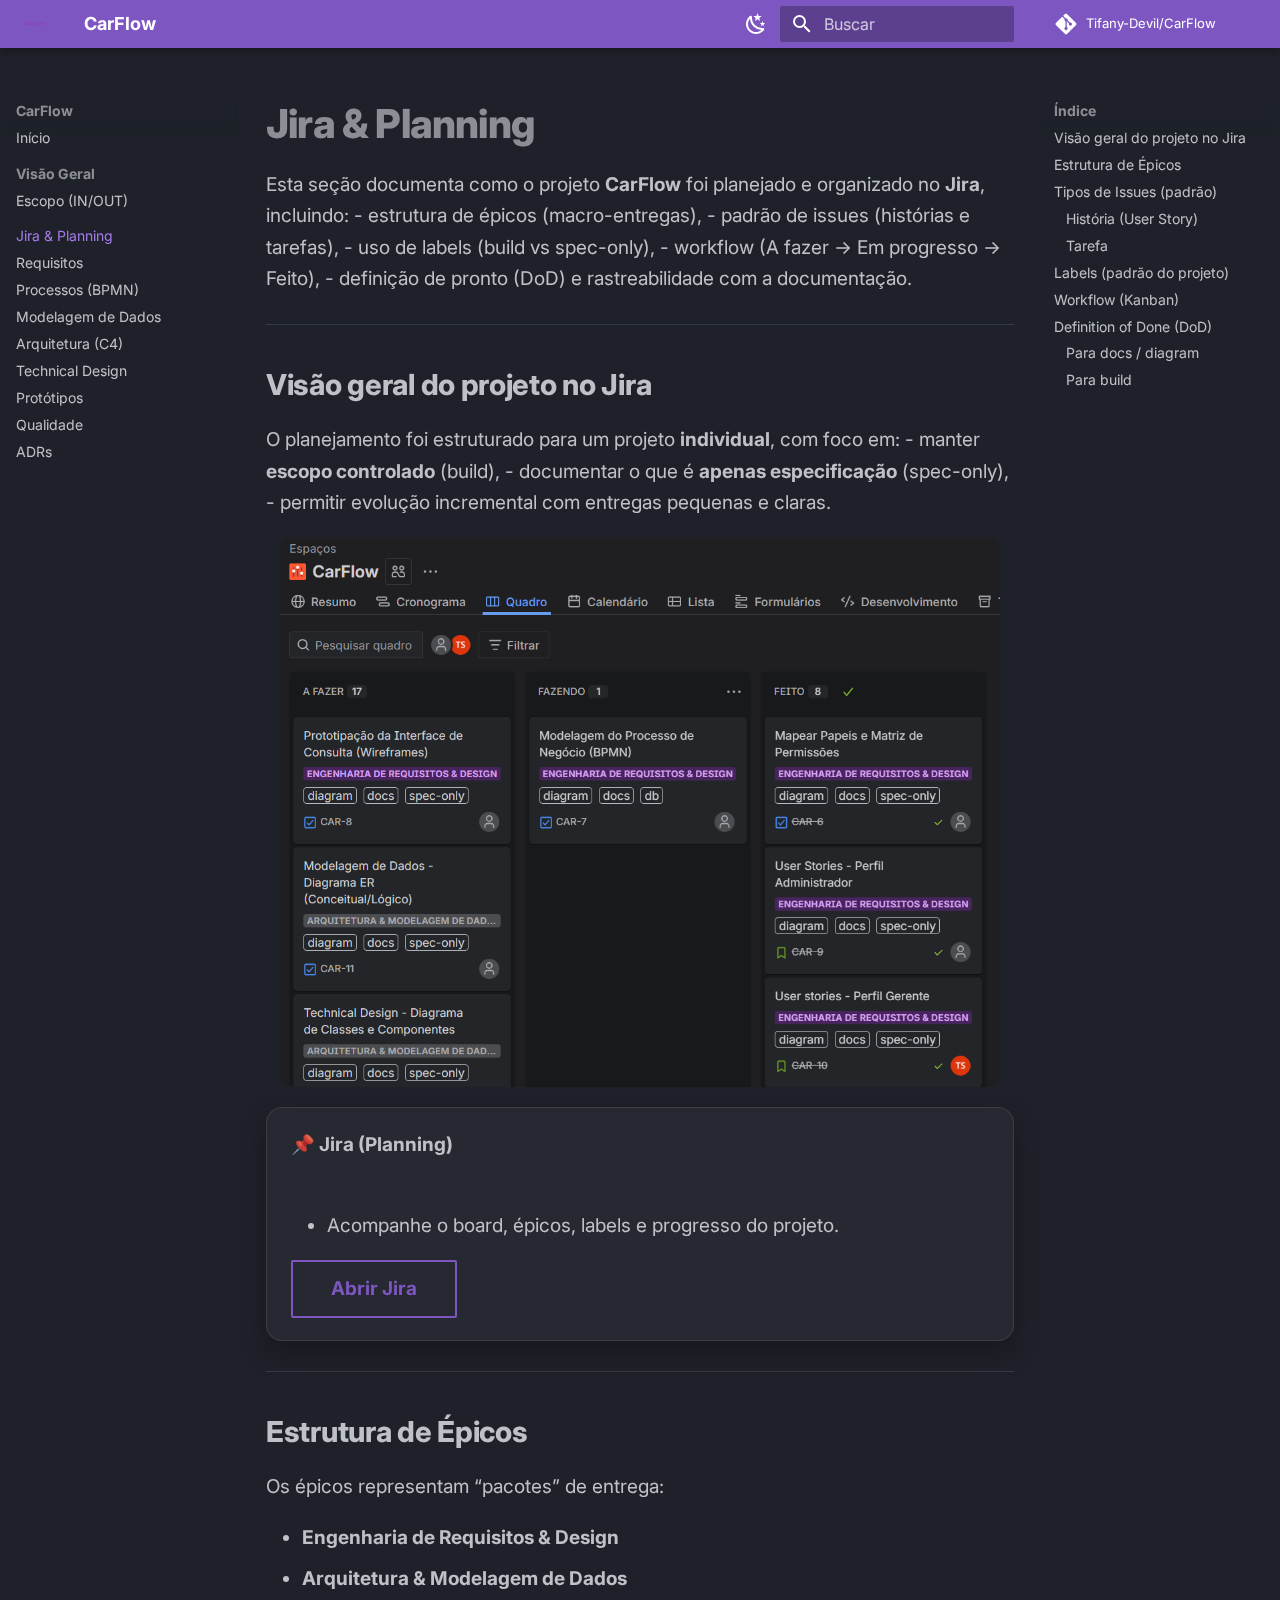
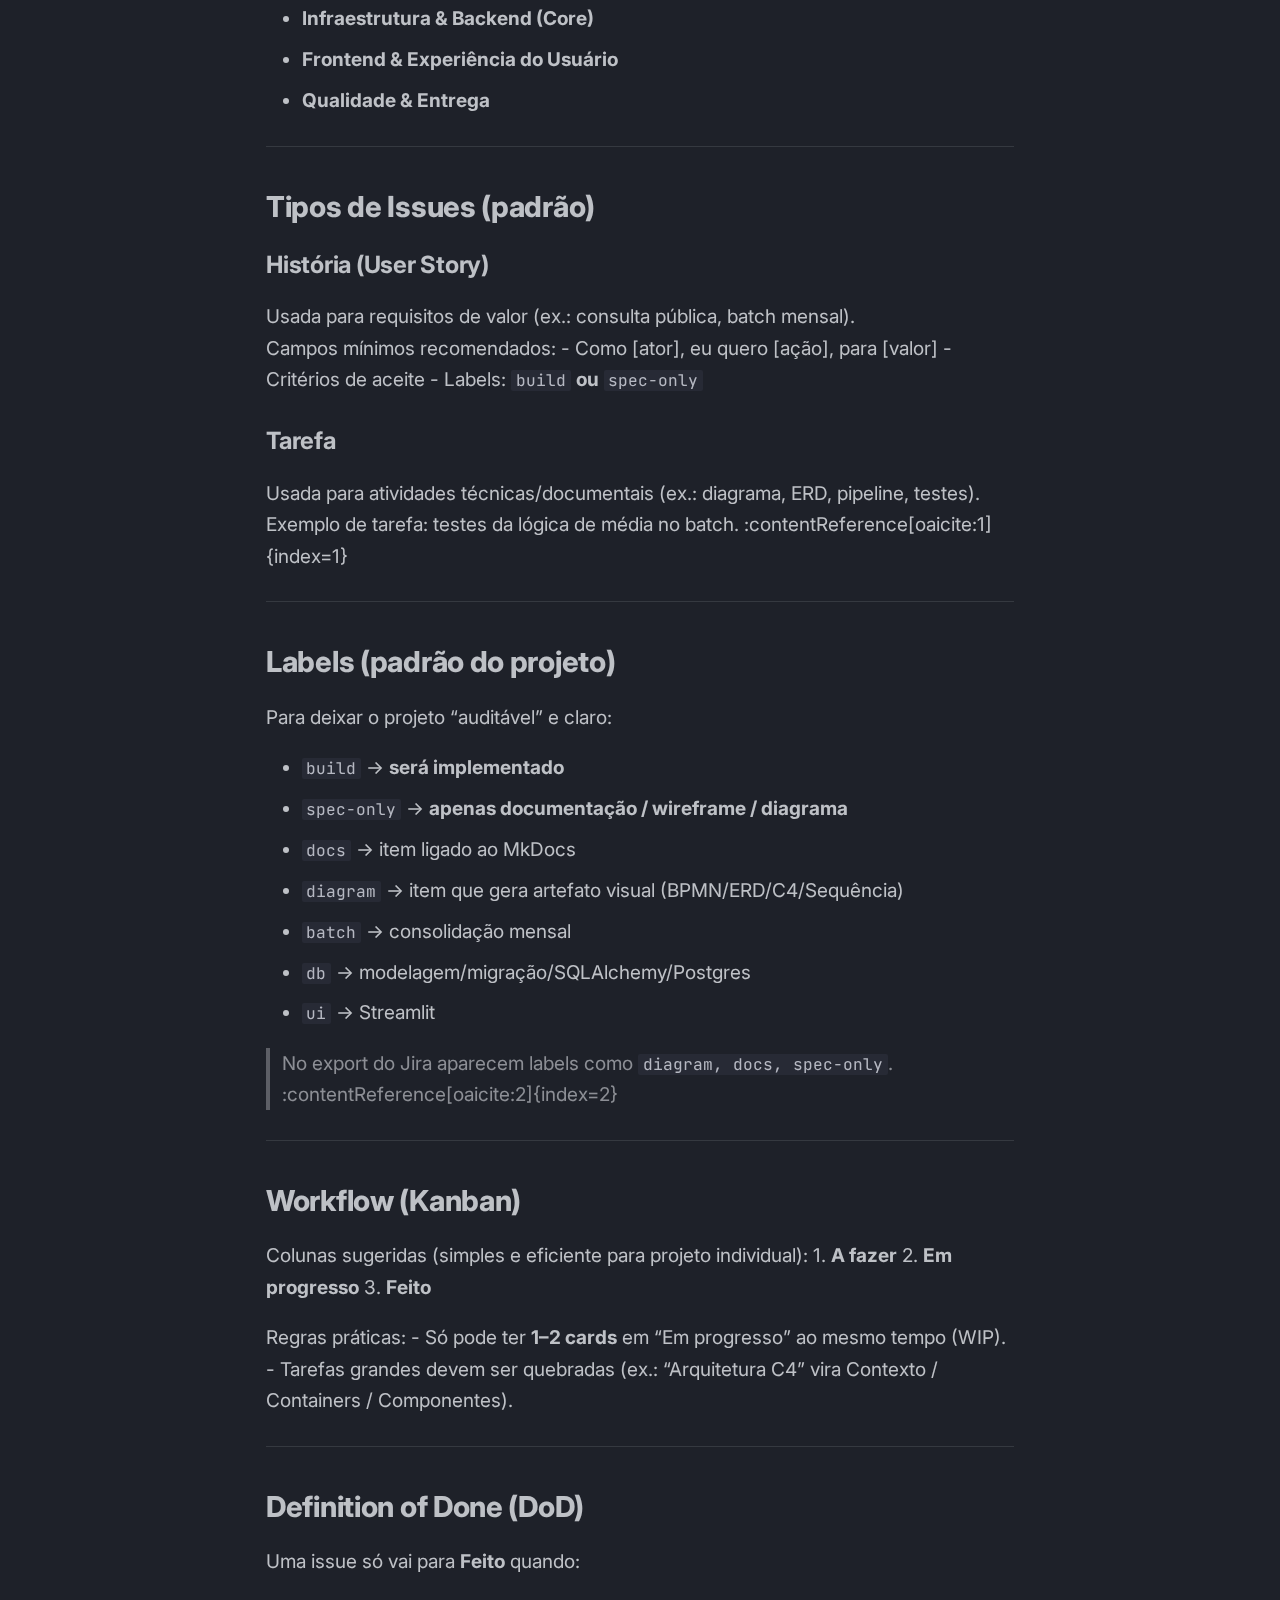
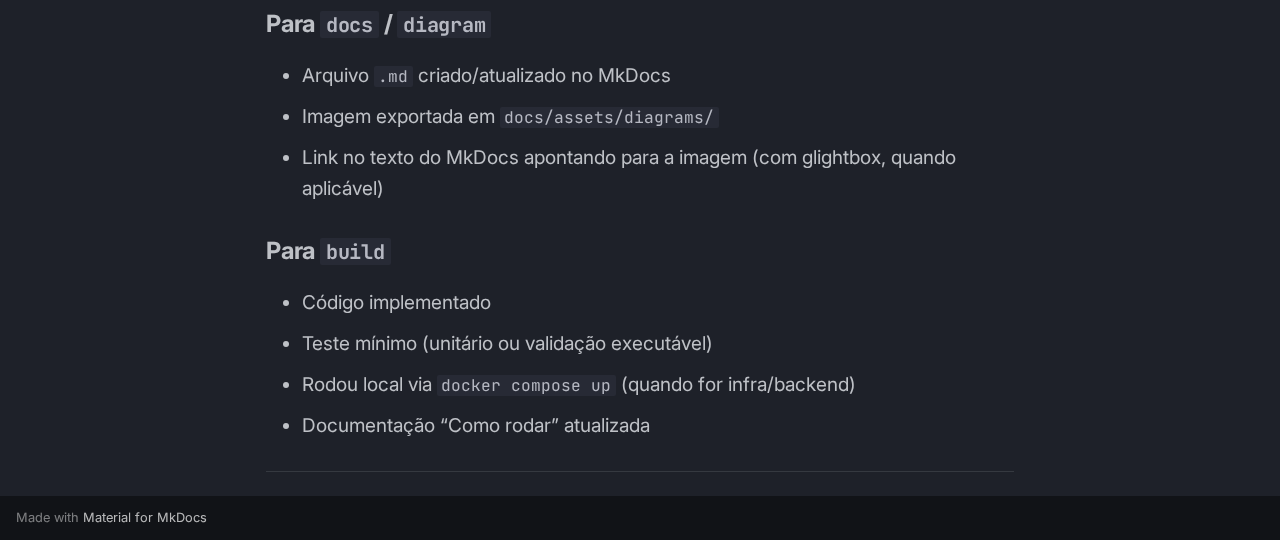
<file: 09-jira/index.html>
<!doctype html>
<html lang="pt" class="no-js">
  <head>
    
      <meta charset="utf-8">
      <meta name="viewport" content="width=device-width,initial-scale=1">
      
        <meta name="description" content="Documentação técnica do projeto CarFlow">
      
      
      
        <link rel="canonical" href="https://tifany-devil.github.io/CarFlow/09-jira/">
      
      
        <link rel="prev" href="../01-visao-geral/escopo/">
      
      
        <link rel="next" href="../02-requisitos/">
      
      
      <link rel="icon" href="../assets/images/logo.png">
      <meta name="generator" content="mkdocs-1.5.3, mkdocs-material-9.5.3">
    
    
      
        <title>Jira & Planning - CarFlow</title>
      
    
    
      <link rel="stylesheet" href="../assets/stylesheets/main.50c56a3b.min.css">
      
        
        <link rel="stylesheet" href="../assets/stylesheets/palette.06af60db.min.css">
      
      


    
    
      
    
    
      
        
        
        <link rel="preconnect" href="https://fonts.gstatic.com" crossorigin>
        <link rel="stylesheet" href="https://fonts.googleapis.com/css?family=Inter:300,300i,400,400i,700,700i%7CJetBrains+Mono:400,400i,700,700i&display=fallback">
        <style>:root{--md-text-font:"Inter";--md-code-font:"JetBrains Mono"}</style>
      
    
    
      <link rel="stylesheet" href="../stylesheets/extra.css">
    
    <script>__md_scope=new URL("..",location),__md_hash=e=>[...e].reduce((e,_)=>(e<<5)-e+_.charCodeAt(0),0),__md_get=(e,_=localStorage,t=__md_scope)=>JSON.parse(_.getItem(t.pathname+"."+e)),__md_set=(e,_,t=localStorage,a=__md_scope)=>{try{t.setItem(a.pathname+"."+e,JSON.stringify(_))}catch(e){}}</script>
    
      

    
    
    
   <link href="../assets/stylesheets/glightbox.min.css" rel="stylesheet"/><style>
    html.glightbox-open { overflow: initial; height: 100%; }
    .gslide-title { margin-top: 0px; user-select: text; }
    .gslide-desc { color: #666; user-select: text; }
    .gslide-image img { background: white; }
    .gscrollbar-fixer { padding-right: 15px; }
    .gdesc-inner { font-size: 0.75rem; }
    body[data-md-color-scheme="slate"] .gdesc-inner { background: var(--md-default-bg-color);}
    body[data-md-color-scheme="slate"] .gslide-title { color: var(--md-default-fg-color);}
    body[data-md-color-scheme="slate"] .gslide-desc { color: var(--md-default-fg-color);}</style> <script src="../assets/javascripts/glightbox.min.js"></script></head>
  
  
    
    
      
    
    
    
    
    <body dir="ltr" data-md-color-scheme="slate" data-md-color-primary="deep-purple" data-md-color-accent="purple">
  
    
    <input class="md-toggle" data-md-toggle="drawer" type="checkbox" id="__drawer" autocomplete="off">
    <input class="md-toggle" data-md-toggle="search" type="checkbox" id="__search" autocomplete="off">
    <label class="md-overlay" for="__drawer"></label>
    <div data-md-component="skip">
      
        
        <a href="#jira-planning" class="md-skip">
          Ir para o conteúdo
        </a>
      
    </div>
    <div data-md-component="announce">
      
    </div>
    
    
      

  

<header class="md-header md-header--shadow" data-md-component="header">
  <nav class="md-header__inner md-grid" aria-label="Cabeçalho">
    <a href=".." title="CarFlow" class="md-header__button md-logo" aria-label="CarFlow" data-md-component="logo">
      
  <img src="../assets/images/logo.png" alt="logo">

    </a>
    <label class="md-header__button md-icon" for="__drawer">
      
      <svg xmlns="http://www.w3.org/2000/svg" viewBox="0 0 24 24"><path d="M3 6h18v2H3V6m0 5h18v2H3v-2m0 5h18v2H3v-2Z"/></svg>
    </label>
    <div class="md-header__title" data-md-component="header-title">
      <div class="md-header__ellipsis">
        <div class="md-header__topic">
          <span class="md-ellipsis">
            CarFlow
          </span>
        </div>
        <div class="md-header__topic" data-md-component="header-topic">
          <span class="md-ellipsis">
            
              Jira & Planning
            
          </span>
        </div>
      </div>
    </div>
    
      
        <form class="md-header__option" data-md-component="palette">
  
    
    
    
    <input class="md-option" data-md-color-media="" data-md-color-scheme="slate" data-md-color-primary="deep-purple" data-md-color-accent="purple"  aria-label="Modo escuro"  type="radio" name="__palette" id="__palette_0">
    
      <label class="md-header__button md-icon" title="Modo escuro" for="__palette_1" hidden>
        <svg xmlns="http://www.w3.org/2000/svg" viewBox="0 0 24 24"><path d="m17.75 4.09-2.53 1.94.91 3.06-2.63-1.81-2.63 1.81.91-3.06-2.53-1.94L12.44 4l1.06-3 1.06 3 3.19.09m3.5 6.91-1.64 1.25.59 1.98-1.7-1.17-1.7 1.17.59-1.98L15.75 11l2.06-.05L18.5 9l.69 1.95 2.06.05m-2.28 4.95c.83-.08 1.72 1.1 1.19 1.85-.32.45-.66.87-1.08 1.27C15.17 23 8.84 23 4.94 19.07c-3.91-3.9-3.91-10.24 0-14.14.4-.4.82-.76 1.27-1.08.75-.53 1.93.36 1.85 1.19-.27 2.86.69 5.83 2.89 8.02a9.96 9.96 0 0 0 8.02 2.89m-1.64 2.02a12.08 12.08 0 0 1-7.8-3.47c-2.17-2.19-3.33-5-3.49-7.82-2.81 3.14-2.7 7.96.31 10.98 3.02 3.01 7.84 3.12 10.98.31Z"/></svg>
      </label>
    
  
    
    
    
    <input class="md-option" data-md-color-media="" data-md-color-scheme="default" data-md-color-primary="deep-purple" data-md-color-accent="purple"  aria-label="Modo claro"  type="radio" name="__palette" id="__palette_1">
    
      <label class="md-header__button md-icon" title="Modo claro" for="__palette_0" hidden>
        <svg xmlns="http://www.w3.org/2000/svg" viewBox="0 0 24 24"><path d="M12 7a5 5 0 0 1 5 5 5 5 0 0 1-5 5 5 5 0 0 1-5-5 5 5 0 0 1 5-5m0 2a3 3 0 0 0-3 3 3 3 0 0 0 3 3 3 3 0 0 0 3-3 3 3 0 0 0-3-3m0-7 2.39 3.42C13.65 5.15 12.84 5 12 5c-.84 0-1.65.15-2.39.42L12 2M3.34 7l4.16-.35A7.2 7.2 0 0 0 5.94 8.5c-.44.74-.69 1.5-.83 2.29L3.34 7m.02 10 1.76-3.77a7.131 7.131 0 0 0 2.38 4.14L3.36 17M20.65 7l-1.77 3.79a7.023 7.023 0 0 0-2.38-4.15l4.15.36m-.01 10-4.14.36c.59-.51 1.12-1.14 1.54-1.86.42-.73.69-1.5.83-2.29L20.64 17M12 22l-2.41-3.44c.74.27 1.55.44 2.41.44.82 0 1.63-.17 2.37-.44L12 22Z"/></svg>
      </label>
    
  
</form>
      
    
    
      <script>var media,input,key,value,palette=__md_get("__palette");if(palette&&palette.color){"(prefers-color-scheme)"===palette.color.media&&(media=matchMedia("(prefers-color-scheme: light)"),input=document.querySelector(media.matches?"[data-md-color-media='(prefers-color-scheme: light)']":"[data-md-color-media='(prefers-color-scheme: dark)']"),palette.color.media=input.getAttribute("data-md-color-media"),palette.color.scheme=input.getAttribute("data-md-color-scheme"),palette.color.primary=input.getAttribute("data-md-color-primary"),palette.color.accent=input.getAttribute("data-md-color-accent"));for([key,value]of Object.entries(palette.color))document.body.setAttribute("data-md-color-"+key,value)}</script>
    
    
    
      <label class="md-header__button md-icon" for="__search">
        
        <svg xmlns="http://www.w3.org/2000/svg" viewBox="0 0 24 24"><path d="M9.5 3A6.5 6.5 0 0 1 16 9.5c0 1.61-.59 3.09-1.56 4.23l.27.27h.79l5 5-1.5 1.5-5-5v-.79l-.27-.27A6.516 6.516 0 0 1 9.5 16 6.5 6.5 0 0 1 3 9.5 6.5 6.5 0 0 1 9.5 3m0 2C7 5 5 7 5 9.5S7 14 9.5 14 14 12 14 9.5 12 5 9.5 5Z"/></svg>
      </label>
      <div class="md-search" data-md-component="search" role="dialog">
  <label class="md-search__overlay" for="__search"></label>
  <div class="md-search__inner" role="search">
    <form class="md-search__form" name="search">
      <input type="text" class="md-search__input" name="query" aria-label="Buscar" placeholder="Buscar" autocapitalize="off" autocorrect="off" autocomplete="off" spellcheck="false" data-md-component="search-query" required>
      <label class="md-search__icon md-icon" for="__search">
        
        <svg xmlns="http://www.w3.org/2000/svg" viewBox="0 0 24 24"><path d="M9.5 3A6.5 6.5 0 0 1 16 9.5c0 1.61-.59 3.09-1.56 4.23l.27.27h.79l5 5-1.5 1.5-5-5v-.79l-.27-.27A6.516 6.516 0 0 1 9.5 16 6.5 6.5 0 0 1 3 9.5 6.5 6.5 0 0 1 9.5 3m0 2C7 5 5 7 5 9.5S7 14 9.5 14 14 12 14 9.5 12 5 9.5 5Z"/></svg>
        
        <svg xmlns="http://www.w3.org/2000/svg" viewBox="0 0 24 24"><path d="M20 11v2H8l5.5 5.5-1.42 1.42L4.16 12l7.92-7.92L13.5 5.5 8 11h12Z"/></svg>
      </label>
      <nav class="md-search__options" aria-label="Pesquisar">
        
        <button type="reset" class="md-search__icon md-icon" title="Limpar" aria-label="Limpar" tabindex="-1">
          
          <svg xmlns="http://www.w3.org/2000/svg" viewBox="0 0 24 24"><path d="M19 6.41 17.59 5 12 10.59 6.41 5 5 6.41 10.59 12 5 17.59 6.41 19 12 13.41 17.59 19 19 17.59 13.41 12 19 6.41Z"/></svg>
        </button>
      </nav>
      
        <div class="md-search__suggest" data-md-component="search-suggest"></div>
      
    </form>
    <div class="md-search__output">
      <div class="md-search__scrollwrap" data-md-scrollfix>
        <div class="md-search-result" data-md-component="search-result">
          <div class="md-search-result__meta">
            Inicializando a pesquisa
          </div>
          <ol class="md-search-result__list" role="presentation"></ol>
        </div>
      </div>
    </div>
  </div>
</div>
    
    
      <div class="md-header__source">
        <a href="https://github.com/Tifany-Devil/CarFlow" title="Ir ao repositório" class="md-source" data-md-component="source">
  <div class="md-source__icon md-icon">
    
    <svg xmlns="http://www.w3.org/2000/svg" viewBox="0 0 448 512"><!--! Font Awesome Free 6.5.1 by @fontawesome - https://fontawesome.com License - https://fontawesome.com/license/free (Icons: CC BY 4.0, Fonts: SIL OFL 1.1, Code: MIT License) Copyright 2023 Fonticons, Inc.--><path d="M439.55 236.05 244 40.45a28.87 28.87 0 0 0-40.81 0l-40.66 40.63 51.52 51.52c27.06-9.14 52.68 16.77 43.39 43.68l49.66 49.66c34.23-11.8 61.18 31 35.47 56.69-26.49 26.49-70.21-2.87-56-37.34L240.22 199v121.85c25.3 12.54 22.26 41.85 9.08 55a34.34 34.34 0 0 1-48.55 0c-17.57-17.6-11.07-46.91 11.25-56v-123c-20.8-8.51-24.6-30.74-18.64-45L142.57 101 8.45 235.14a28.86 28.86 0 0 0 0 40.81l195.61 195.6a28.86 28.86 0 0 0 40.8 0l194.69-194.69a28.86 28.86 0 0 0 0-40.81z"/></svg>
  </div>
  <div class="md-source__repository">
    Tifany-Devil/CarFlow
  </div>
</a>
      </div>
    
  </nav>
  
</header>
    
    <div class="md-container" data-md-component="container">
      
      
        
          
        
      
      <main class="md-main" data-md-component="main">
        <div class="md-main__inner md-grid">
          
            
              
              <div class="md-sidebar md-sidebar--primary" data-md-component="sidebar" data-md-type="navigation" >
                <div class="md-sidebar__scrollwrap">
                  <div class="md-sidebar__inner">
                    



<nav class="md-nav md-nav--primary" aria-label="Navegação" data-md-level="0">
  <label class="md-nav__title" for="__drawer">
    <a href=".." title="CarFlow" class="md-nav__button md-logo" aria-label="CarFlow" data-md-component="logo">
      
  <img src="../assets/images/logo.png" alt="logo">

    </a>
    CarFlow
  </label>
  
    <div class="md-nav__source">
      <a href="https://github.com/Tifany-Devil/CarFlow" title="Ir ao repositório" class="md-source" data-md-component="source">
  <div class="md-source__icon md-icon">
    
    <svg xmlns="http://www.w3.org/2000/svg" viewBox="0 0 448 512"><!--! Font Awesome Free 6.5.1 by @fontawesome - https://fontawesome.com License - https://fontawesome.com/license/free (Icons: CC BY 4.0, Fonts: SIL OFL 1.1, Code: MIT License) Copyright 2023 Fonticons, Inc.--><path d="M439.55 236.05 244 40.45a28.87 28.87 0 0 0-40.81 0l-40.66 40.63 51.52 51.52c27.06-9.14 52.68 16.77 43.39 43.68l49.66 49.66c34.23-11.8 61.18 31 35.47 56.69-26.49 26.49-70.21-2.87-56-37.34L240.22 199v121.85c25.3 12.54 22.26 41.85 9.08 55a34.34 34.34 0 0 1-48.55 0c-17.57-17.6-11.07-46.91 11.25-56v-123c-20.8-8.51-24.6-30.74-18.64-45L142.57 101 8.45 235.14a28.86 28.86 0 0 0 0 40.81l195.61 195.6a28.86 28.86 0 0 0 40.8 0l194.69-194.69a28.86 28.86 0 0 0 0-40.81z"/></svg>
  </div>
  <div class="md-source__repository">
    Tifany-Devil/CarFlow
  </div>
</a>
    </div>
  
  <ul class="md-nav__list" data-md-scrollfix>
    
      
      
  
  
  
  
    <li class="md-nav__item">
      <a href=".." class="md-nav__link">
        
  
  <span class="md-ellipsis">
    Início
  </span>
  

      </a>
    </li>
  

    
      
      
  
  
  
  
    
    
    
    
    
      
      
    
    <li class="md-nav__item md-nav__item--section md-nav__item--nested">
      
        
        
        
        <input class="md-nav__toggle md-toggle " type="checkbox" id="__nav_2" >
        
          
          <label class="md-nav__link" for="__nav_2" id="__nav_2_label" tabindex="">
            
  
  <span class="md-ellipsis">
    Visão Geral
  </span>
  

            <span class="md-nav__icon md-icon"></span>
          </label>
        
        <nav class="md-nav" data-md-level="1" aria-labelledby="__nav_2_label" aria-expanded="false">
          <label class="md-nav__title" for="__nav_2">
            <span class="md-nav__icon md-icon"></span>
            Visão Geral
          </label>
          <ul class="md-nav__list" data-md-scrollfix>
            
              
                
  
  
  
  
    <li class="md-nav__item">
      <a href="../01-visao-geral/escopo/" class="md-nav__link">
        
  
  <span class="md-ellipsis">
    Escopo (IN/OUT)
  </span>
  

      </a>
    </li>
  

              
            
          </ul>
        </nav>
      
    </li>
  

    
      
      
  
  
    
  
  
  
    <li class="md-nav__item md-nav__item--active">
      
      <input class="md-nav__toggle md-toggle" type="checkbox" id="__toc">
      
      
        
      
      
        <label class="md-nav__link md-nav__link--active" for="__toc">
          
  
  <span class="md-ellipsis">
    Jira & Planning
  </span>
  

          <span class="md-nav__icon md-icon"></span>
        </label>
      
      <a href="./" class="md-nav__link md-nav__link--active">
        
  
  <span class="md-ellipsis">
    Jira & Planning
  </span>
  

      </a>
      
        

<nav class="md-nav md-nav--secondary" aria-label="Índice">
  
  
  
    
  
  
    <label class="md-nav__title" for="__toc">
      <span class="md-nav__icon md-icon"></span>
      Índice
    </label>
    <ul class="md-nav__list" data-md-component="toc" data-md-scrollfix>
      
        <li class="md-nav__item">
  <a href="#visao-geral-do-projeto-no-jira" class="md-nav__link">
    <span class="md-ellipsis">
      Visão geral do projeto no Jira
    </span>
  </a>
  
</li>
      
        <li class="md-nav__item">
  <a href="#estrutura-de-epicos" class="md-nav__link">
    <span class="md-ellipsis">
      Estrutura de Épicos
    </span>
  </a>
  
</li>
      
        <li class="md-nav__item">
  <a href="#tipos-de-issues-padrao" class="md-nav__link">
    <span class="md-ellipsis">
      Tipos de Issues (padrão)
    </span>
  </a>
  
    <nav class="md-nav" aria-label="Tipos de Issues (padrão)">
      <ul class="md-nav__list">
        
          <li class="md-nav__item">
  <a href="#historia-user-story" class="md-nav__link">
    <span class="md-ellipsis">
      História (User Story)
    </span>
  </a>
  
</li>
        
          <li class="md-nav__item">
  <a href="#tarefa" class="md-nav__link">
    <span class="md-ellipsis">
      Tarefa
    </span>
  </a>
  
</li>
        
      </ul>
    </nav>
  
</li>
      
        <li class="md-nav__item">
  <a href="#labels-padrao-do-projeto" class="md-nav__link">
    <span class="md-ellipsis">
      Labels (padrão do projeto)
    </span>
  </a>
  
</li>
      
        <li class="md-nav__item">
  <a href="#workflow-kanban" class="md-nav__link">
    <span class="md-ellipsis">
      Workflow (Kanban)
    </span>
  </a>
  
</li>
      
        <li class="md-nav__item">
  <a href="#definition-of-done-dod" class="md-nav__link">
    <span class="md-ellipsis">
      Definition of Done (DoD)
    </span>
  </a>
  
    <nav class="md-nav" aria-label="Definition of Done (DoD)">
      <ul class="md-nav__list">
        
          <li class="md-nav__item">
  <a href="#para-docs-diagram" class="md-nav__link">
    <span class="md-ellipsis">
      Para docs / diagram
    </span>
  </a>
  
</li>
        
          <li class="md-nav__item">
  <a href="#para-build" class="md-nav__link">
    <span class="md-ellipsis">
      Para build
    </span>
  </a>
  
</li>
        
      </ul>
    </nav>
  
</li>
      
    </ul>
  
</nav>
      
    </li>
  

    
      
      
  
  
  
  
    <li class="md-nav__item">
      <a href="../02-requisitos/" class="md-nav__link">
        
  
  <span class="md-ellipsis">
    Requisitos
  </span>
  

      </a>
    </li>
  

    
      
      
  
  
  
  
    <li class="md-nav__item">
      <a href="../03-processos-bpmn/" class="md-nav__link">
        
  
  <span class="md-ellipsis">
    Processos (BPMN)
  </span>
  

      </a>
    </li>
  

    
      
      
  
  
  
  
    <li class="md-nav__item">
      <a href="../04-modelagem-dados/" class="md-nav__link">
        
  
  <span class="md-ellipsis">
    Modelagem de Dados
  </span>
  

      </a>
    </li>
  

    
      
      
  
  
  
  
    <li class="md-nav__item">
      <a href="../05-arquitetura/" class="md-nav__link">
        
  
  <span class="md-ellipsis">
    Arquitetura (C4)
  </span>
  

      </a>
    </li>
  

    
      
      
  
  
  
  
    <li class="md-nav__item">
      <a href="../06-technical-design/" class="md-nav__link">
        
  
  <span class="md-ellipsis">
    Technical Design
  </span>
  

      </a>
    </li>
  

    
      
      
  
  
  
  
    <li class="md-nav__item">
      <a href="../10-prototipos/" class="md-nav__link">
        
  
  <span class="md-ellipsis">
    Protótipos
  </span>
  

      </a>
    </li>
  

    
      
      
  
  
  
  
    <li class="md-nav__item">
      <a href="../07-qualidade/" class="md-nav__link">
        
  
  <span class="md-ellipsis">
    Qualidade
  </span>
  

      </a>
    </li>
  

    
      
      
  
  
  
  
    <li class="md-nav__item">
      <a href="../08-adr/" class="md-nav__link">
        
  
  <span class="md-ellipsis">
    ADRs
  </span>
  

      </a>
    </li>
  

    
  </ul>
</nav>
                  </div>
                </div>
              </div>
            
            
              
              <div class="md-sidebar md-sidebar--secondary" data-md-component="sidebar" data-md-type="toc" >
                <div class="md-sidebar__scrollwrap">
                  <div class="md-sidebar__inner">
                    

<nav class="md-nav md-nav--secondary" aria-label="Índice">
  
  
  
    
  
  
    <label class="md-nav__title" for="__toc">
      <span class="md-nav__icon md-icon"></span>
      Índice
    </label>
    <ul class="md-nav__list" data-md-component="toc" data-md-scrollfix>
      
        <li class="md-nav__item">
  <a href="#visao-geral-do-projeto-no-jira" class="md-nav__link">
    <span class="md-ellipsis">
      Visão geral do projeto no Jira
    </span>
  </a>
  
</li>
      
        <li class="md-nav__item">
  <a href="#estrutura-de-epicos" class="md-nav__link">
    <span class="md-ellipsis">
      Estrutura de Épicos
    </span>
  </a>
  
</li>
      
        <li class="md-nav__item">
  <a href="#tipos-de-issues-padrao" class="md-nav__link">
    <span class="md-ellipsis">
      Tipos de Issues (padrão)
    </span>
  </a>
  
    <nav class="md-nav" aria-label="Tipos de Issues (padrão)">
      <ul class="md-nav__list">
        
          <li class="md-nav__item">
  <a href="#historia-user-story" class="md-nav__link">
    <span class="md-ellipsis">
      História (User Story)
    </span>
  </a>
  
</li>
        
          <li class="md-nav__item">
  <a href="#tarefa" class="md-nav__link">
    <span class="md-ellipsis">
      Tarefa
    </span>
  </a>
  
</li>
        
      </ul>
    </nav>
  
</li>
      
        <li class="md-nav__item">
  <a href="#labels-padrao-do-projeto" class="md-nav__link">
    <span class="md-ellipsis">
      Labels (padrão do projeto)
    </span>
  </a>
  
</li>
      
        <li class="md-nav__item">
  <a href="#workflow-kanban" class="md-nav__link">
    <span class="md-ellipsis">
      Workflow (Kanban)
    </span>
  </a>
  
</li>
      
        <li class="md-nav__item">
  <a href="#definition-of-done-dod" class="md-nav__link">
    <span class="md-ellipsis">
      Definition of Done (DoD)
    </span>
  </a>
  
    <nav class="md-nav" aria-label="Definition of Done (DoD)">
      <ul class="md-nav__list">
        
          <li class="md-nav__item">
  <a href="#para-docs-diagram" class="md-nav__link">
    <span class="md-ellipsis">
      Para docs / diagram
    </span>
  </a>
  
</li>
        
          <li class="md-nav__item">
  <a href="#para-build" class="md-nav__link">
    <span class="md-ellipsis">
      Para build
    </span>
  </a>
  
</li>
        
      </ul>
    </nav>
  
</li>
      
    </ul>
  
</nav>
                  </div>
                </div>
              </div>
            
          
          
            <div class="md-content" data-md-component="content">
              <article class="md-content__inner md-typeset">
                
                  

  
  


<h1 id="jira-planning">Jira &amp; Planning<a class="headerlink" href="#jira-planning" title="Permanent link">&para;</a></h1>
<p>Esta seção documenta como o projeto <strong>CarFlow</strong> foi planejado e organizado no <strong>Jira</strong>, incluindo:
- estrutura de épicos (macro-entregas),
- padrão de issues (histórias e tarefas),
- uso de labels (build vs spec-only),
- workflow (A fazer → Em progresso → Feito),
- definição de pronto (DoD) e rastreabilidade com a documentação.</p>
<hr />
<h2 id="visao-geral-do-projeto-no-jira">Visão geral do projeto no Jira<a class="headerlink" href="#visao-geral-do-projeto-no-jira" title="Permanent link">&para;</a></h2>
<p>O planejamento foi estruturado para um projeto <strong>individual</strong>, com foco em:
- manter <strong>escopo controlado</strong> (build),
- documentar o que é <strong>apenas especificação</strong> (spec-only),
- permitir evolução incremental com entregas pequenas e claras.</p>
<p><a class="glightbox" href="../assets/jira.png"><img alt="Quadro do Jira" src="../assets/jira.png" width="720" /></a></p>
<div class="card">
<b>📌 Jira (Planning)</b><br><br>
<ul>
  <li>Acompanhe o board, épicos, labels e progresso do projeto.</li>
</ul>
<a class="md-button" href="https://grupob.atlassian.net/jira/software/projects/CAR/boards/102?atlOrigin=eyJpIjoiYTM0NTRkZTYwMjhmNGM5OTkyMDI2OGFiZDJkYmRmNTkiLCJwIjoiaiJ9" target="_blank" rel="noopener">
Abrir Jira
</a>
</div>

<hr />
<h2 id="estrutura-de-epicos">Estrutura de Épicos<a class="headerlink" href="#estrutura-de-epicos" title="Permanent link">&para;</a></h2>
<p>Os épicos representam “pacotes” de entrega:</p>
<ul>
<li><strong>Engenharia de Requisitos &amp; Design</strong></li>
<li><strong>Arquitetura &amp; Modelagem de Dados</strong></li>
<li><strong>Infraestrutura &amp; Backend (Core)</strong></li>
<li><strong>Frontend &amp; Experiência do Usuário</strong></li>
<li><strong>Qualidade &amp; Entrega</strong></li>
</ul>
<hr />
<h2 id="tipos-de-issues-padrao">Tipos de Issues (padrão)<a class="headerlink" href="#tipos-de-issues-padrao" title="Permanent link">&para;</a></h2>
<h3 id="historia-user-story">História (User Story)<a class="headerlink" href="#historia-user-story" title="Permanent link">&para;</a></h3>
<p>Usada para requisitos de valor (ex.: consulta pública, batch mensal).<br />
Campos mínimos recomendados:
- Como [ator], eu quero [ação], para [valor]
- Critérios de aceite
- Labels: <code>build</code> <strong>ou</strong> <code>spec-only</code></p>
<h3 id="tarefa">Tarefa<a class="headerlink" href="#tarefa" title="Permanent link">&para;</a></h3>
<p>Usada para atividades técnicas/documentais (ex.: diagrama, ERD, pipeline, testes).<br />
Exemplo de tarefa: testes da lógica de média no batch. :contentReference[oaicite:1]{index=1}</p>
<hr />
<h2 id="labels-padrao-do-projeto">Labels (padrão do projeto)<a class="headerlink" href="#labels-padrao-do-projeto" title="Permanent link">&para;</a></h2>
<p>Para deixar o projeto “auditável” e claro:</p>
<ul>
<li><code>build</code> → <strong>será implementado</strong></li>
<li><code>spec-only</code> → <strong>apenas documentação / wireframe / diagrama</strong></li>
<li><code>docs</code> → item ligado ao MkDocs</li>
<li><code>diagram</code> → item que gera artefato visual (BPMN/ERD/C4/Sequência)</li>
<li><code>batch</code> → consolidação mensal</li>
<li><code>db</code> → modelagem/migração/SQLAlchemy/Postgres</li>
<li><code>ui</code> → Streamlit</li>
</ul>
<blockquote>
<p>No export do Jira aparecem labels como <code>diagram, docs, spec-only</code>. :contentReference[oaicite:2]{index=2}</p>
</blockquote>
<hr />
<h2 id="workflow-kanban">Workflow (Kanban)<a class="headerlink" href="#workflow-kanban" title="Permanent link">&para;</a></h2>
<p>Colunas sugeridas (simples e eficiente para projeto individual):
1. <strong>A fazer</strong>
2. <strong>Em progresso</strong>
3. <strong>Feito</strong></p>
<p>Regras práticas:
- Só pode ter <strong>1–2 cards</strong> em “Em progresso” ao mesmo tempo (WIP).
- Tarefas grandes devem ser quebradas (ex.: “Arquitetura C4” vira Contexto / Containers / Componentes).</p>
<hr />
<h2 id="definition-of-done-dod">Definition of Done (DoD)<a class="headerlink" href="#definition-of-done-dod" title="Permanent link">&para;</a></h2>
<p>Uma issue só vai para <strong>Feito</strong> quando:</p>
<h3 id="para-docs-diagram">Para <code>docs</code> / <code>diagram</code><a class="headerlink" href="#para-docs-diagram" title="Permanent link">&para;</a></h3>
<ul>
<li>Arquivo <code>.md</code> criado/atualizado no MkDocs</li>
<li>Imagem exportada em <code>docs/assets/diagrams/</code></li>
<li>Link no texto do MkDocs apontando para a imagem (com glightbox, quando aplicável)</li>
</ul>
<h3 id="para-build">Para <code>build</code><a class="headerlink" href="#para-build" title="Permanent link">&para;</a></h3>
<ul>
<li>Código implementado</li>
<li>Teste mínimo (unitário ou validação executável)</li>
<li>Rodou local via <code>docker compose up</code> (quando for infra/backend)</li>
<li>Documentação “Como rodar” atualizada</li>
</ul>
<hr />












                
              </article>
            </div>
          
          
<script>var target=document.getElementById(location.hash.slice(1));target&&target.name&&(target.checked=target.name.startsWith("__tabbed_"))</script>
        </div>
        
      </main>
      
        <footer class="md-footer">
  
  <div class="md-footer-meta md-typeset">
    <div class="md-footer-meta__inner md-grid">
      <div class="md-copyright">
  
  
    Made with
    <a href="https://squidfunk.github.io/mkdocs-material/" target="_blank" rel="noopener">
      Material for MkDocs
    </a>
  
</div>
      
    </div>
  </div>
</footer>
      
    </div>
    <div class="md-dialog" data-md-component="dialog">
      <div class="md-dialog__inner md-typeset"></div>
    </div>
    
    
    <script id="__config" type="application/json">{"base": "..", "features": ["navigation.instant", "navigation.tracking", "navigation.sections", "toc.follow", "content.code.copy", "search.suggest", "search.highlight"], "search": "../assets/javascripts/workers/search.f886a092.min.js", "translations": {"clipboard.copied": "Copiado para \u00e1rea de transfer\u00eancia", "clipboard.copy": "Copiar para \u00e1rea de transfer\u00eancia", "search.result.more.one": "Mais 1 nesta p\u00e1gina", "search.result.more.other": "Mais # nesta p\u00e1gina", "search.result.none": "Nenhum resultado encontrado", "search.result.one": "1 resultado encontrado", "search.result.other": "# resultados encontrados", "search.result.placeholder": "Digite para iniciar a busca", "search.result.term.missing": "Ausente", "select.version": "Selecione a vers\u00e3o"}}</script>
    
    
      <script src="../assets/javascripts/bundle.d7c377c4.min.js"></script>
      
    
  <script>document$.subscribe(() => {const lightbox = GLightbox({"touchNavigation": true, "loop": false, "zoomable": true, "draggable": true, "openEffect": "zoom", "closeEffect": "zoom", "slideEffect": "slide"});})</script></body>
</html>
</file>
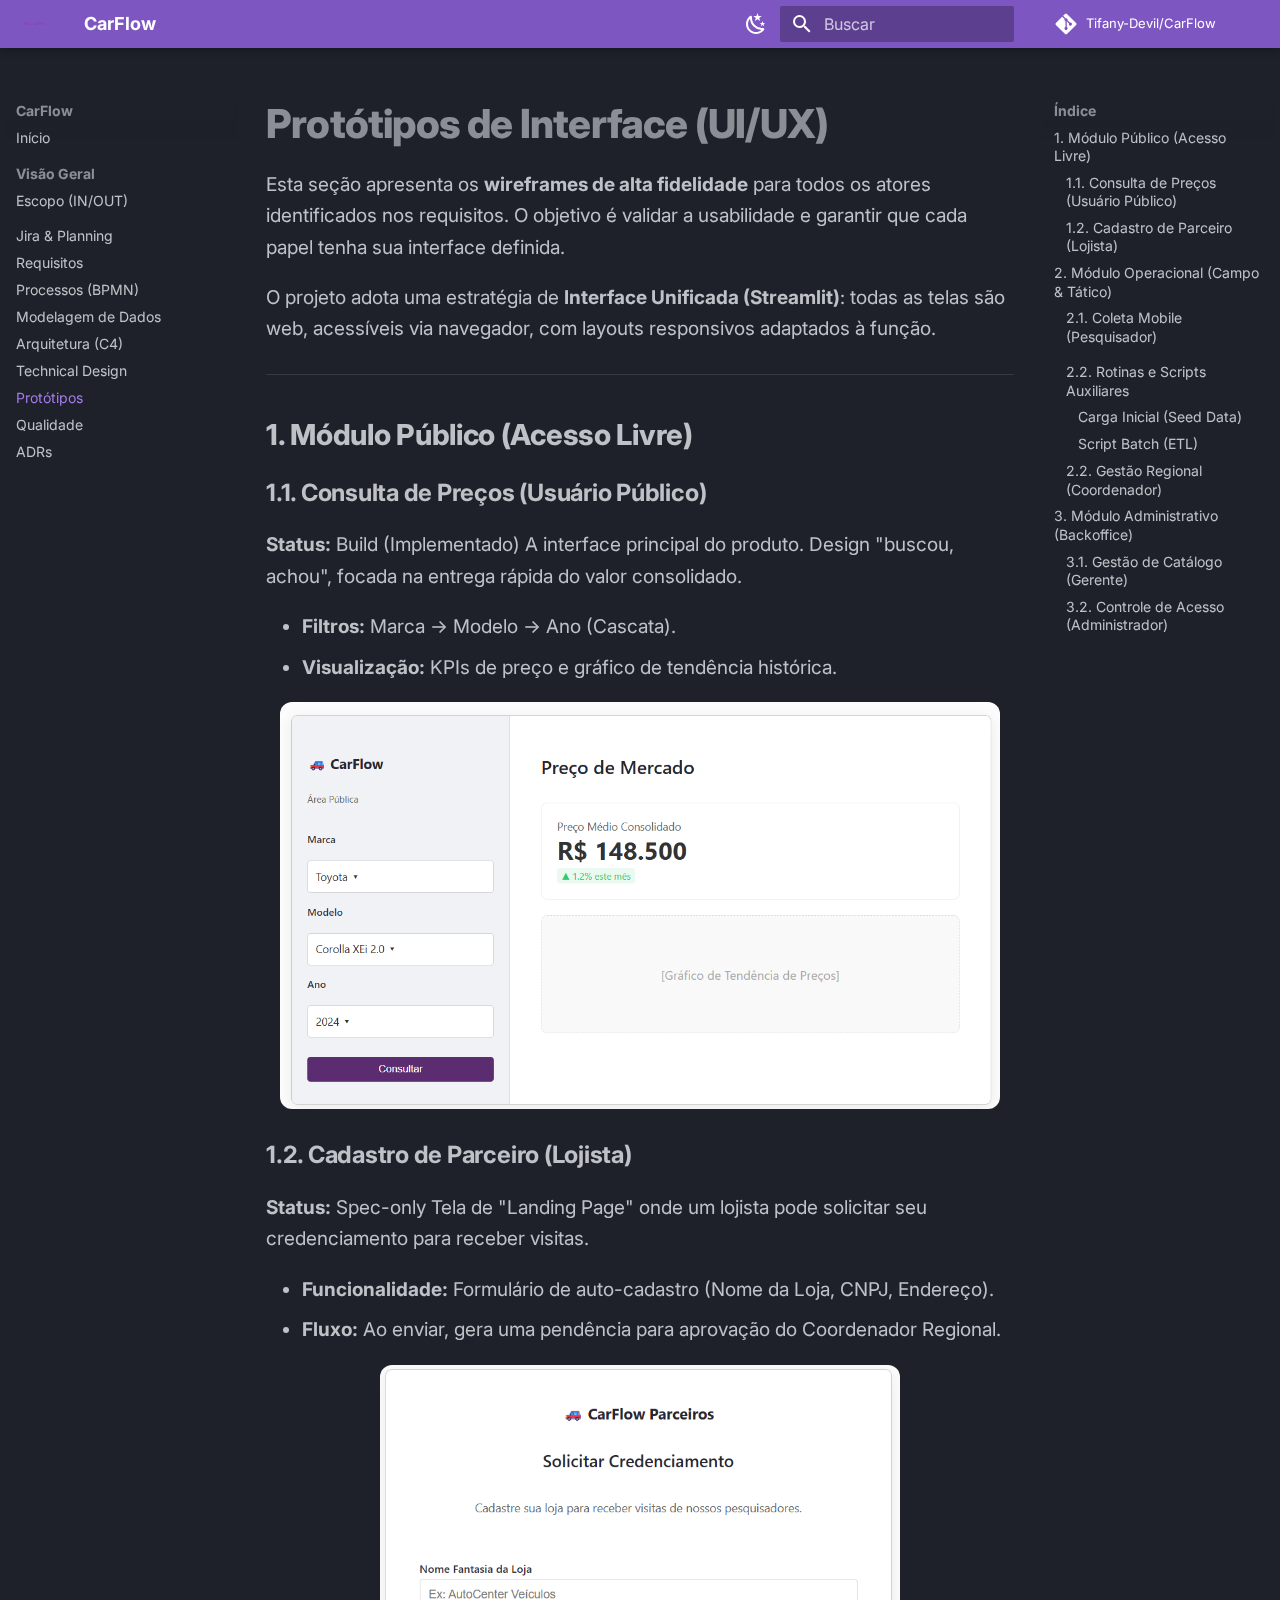
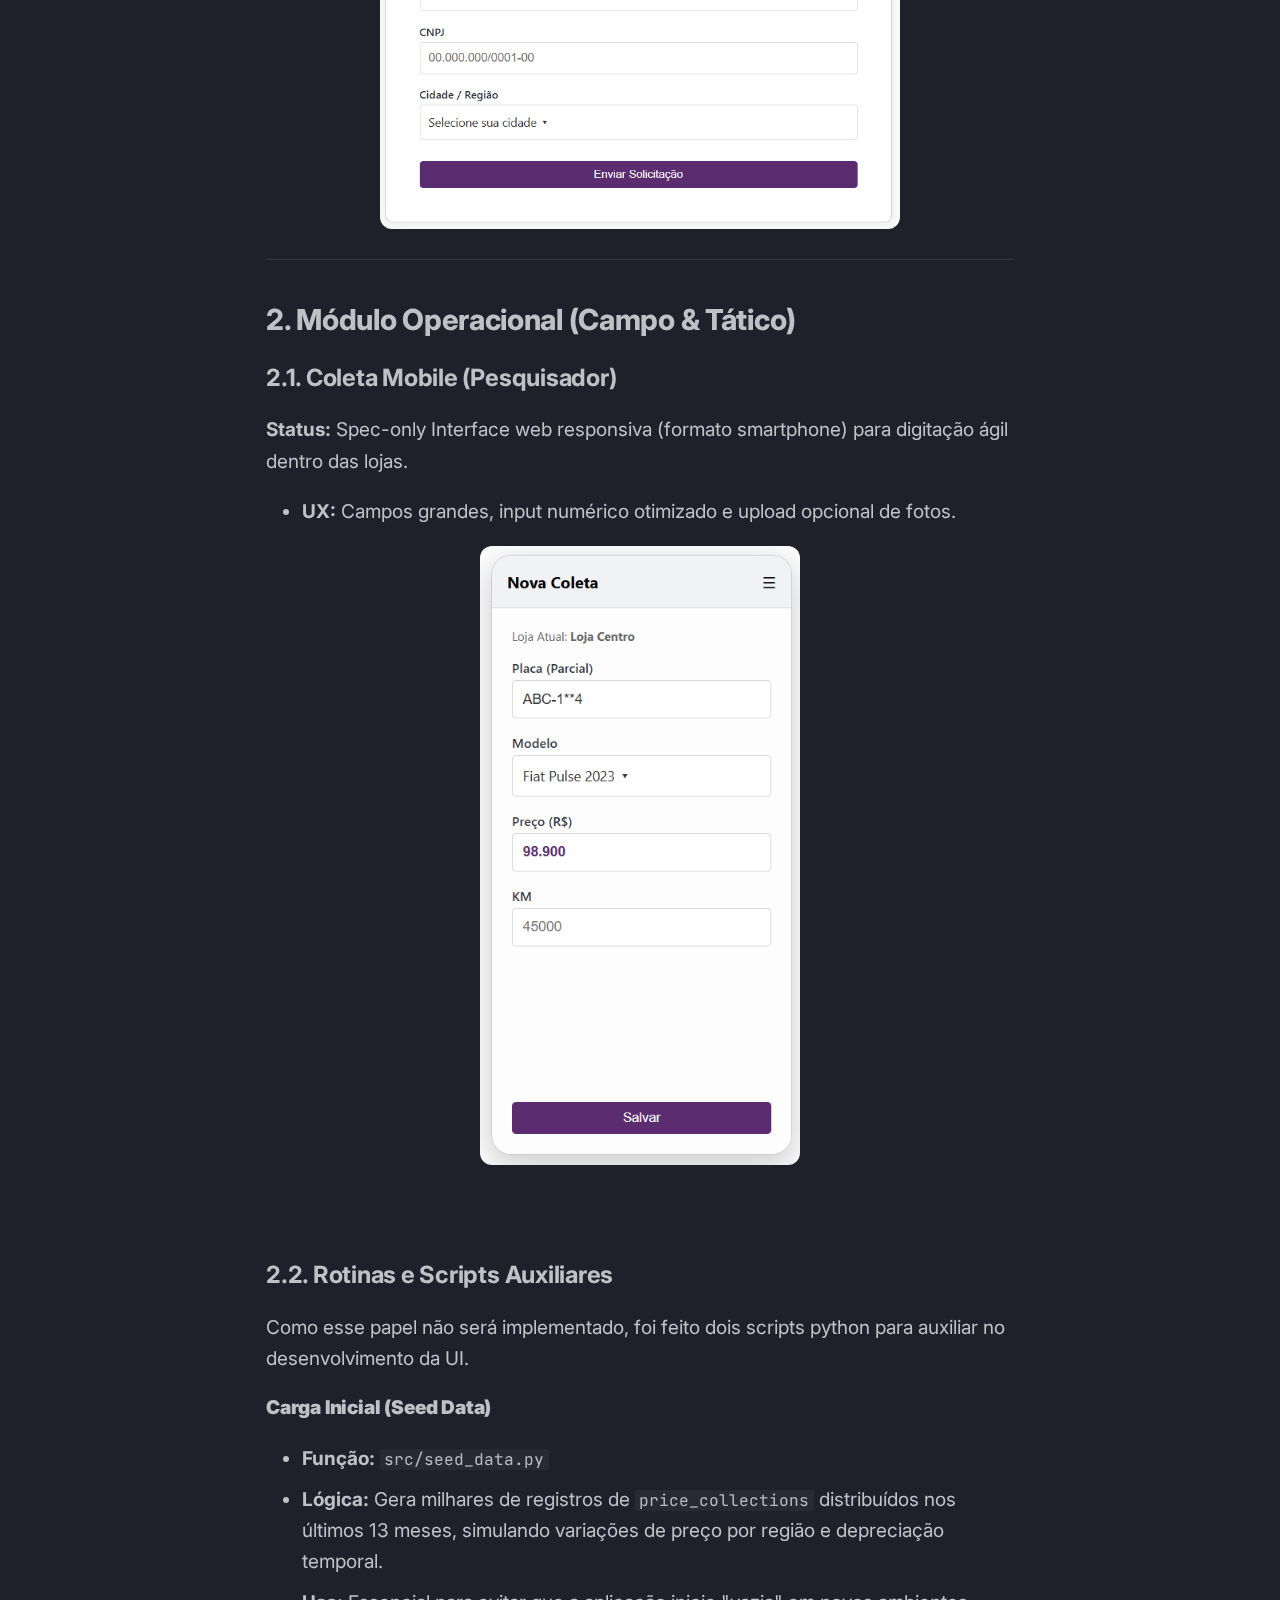
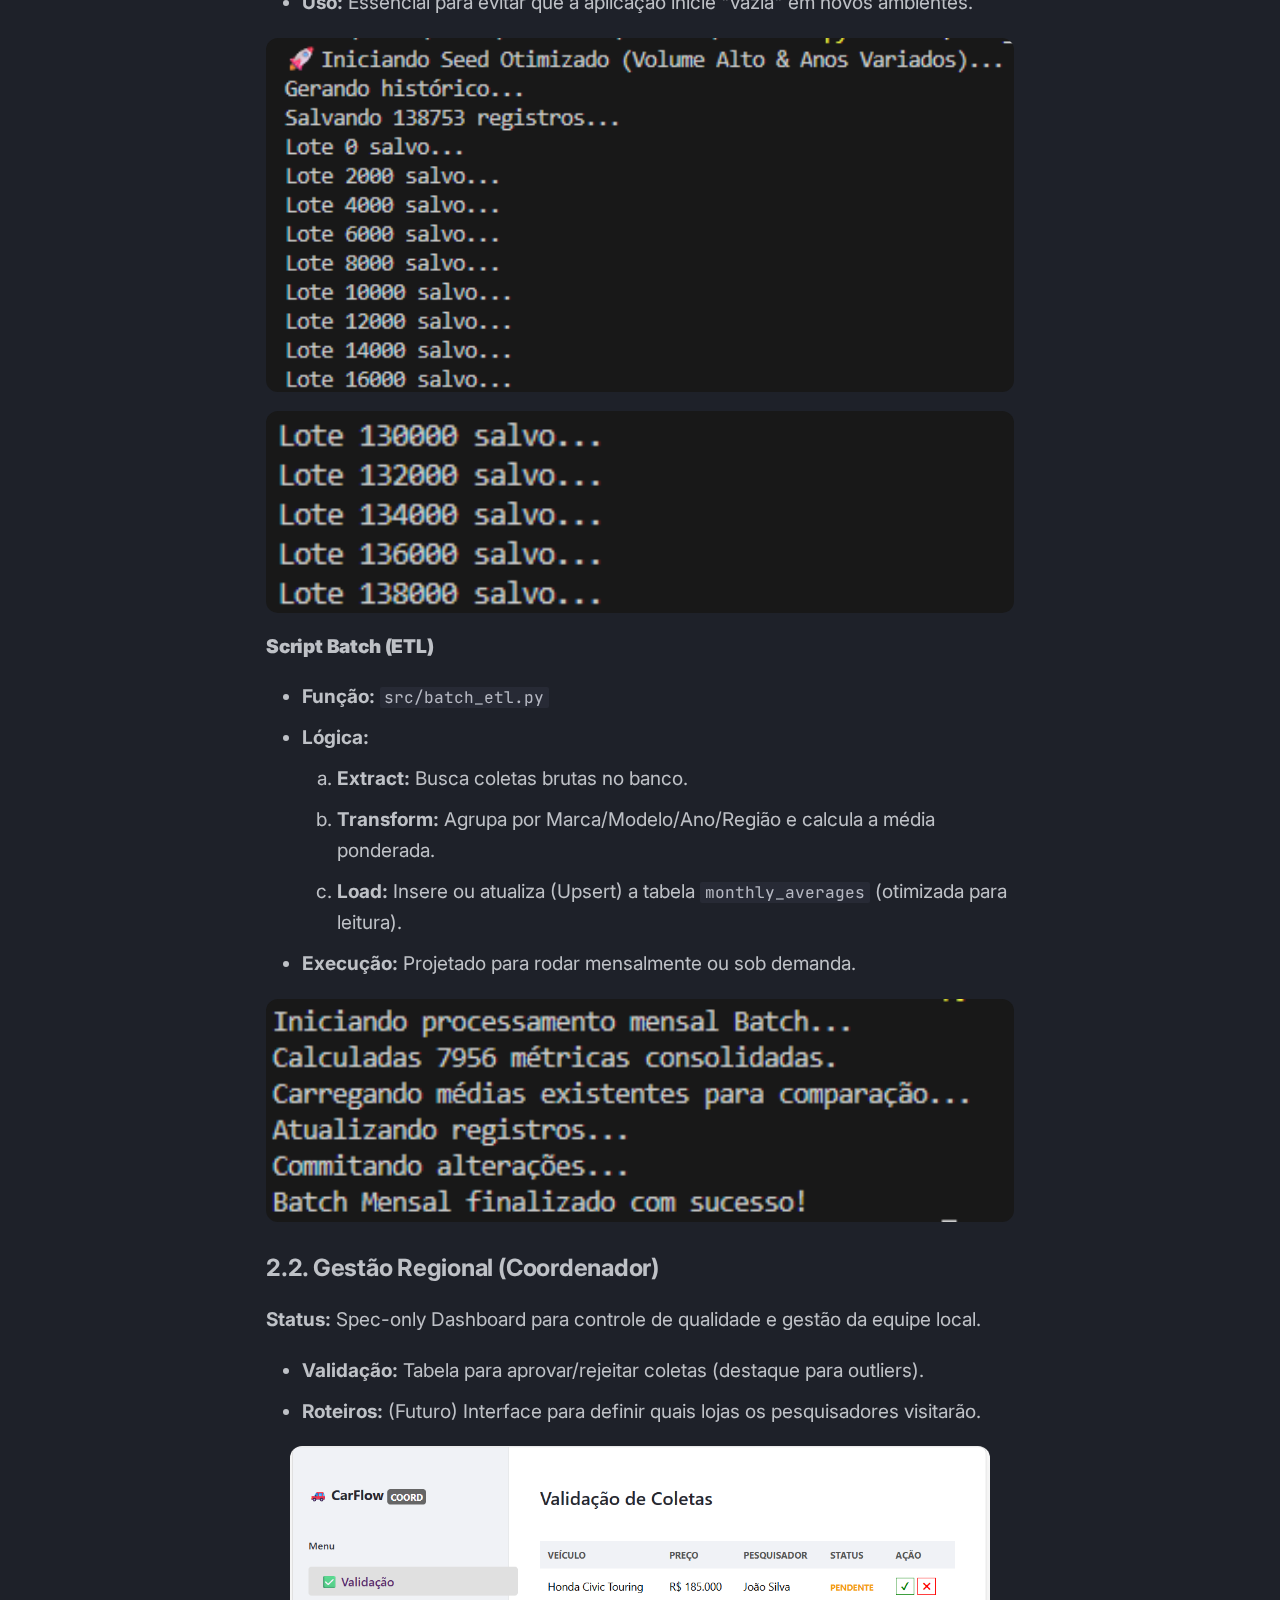
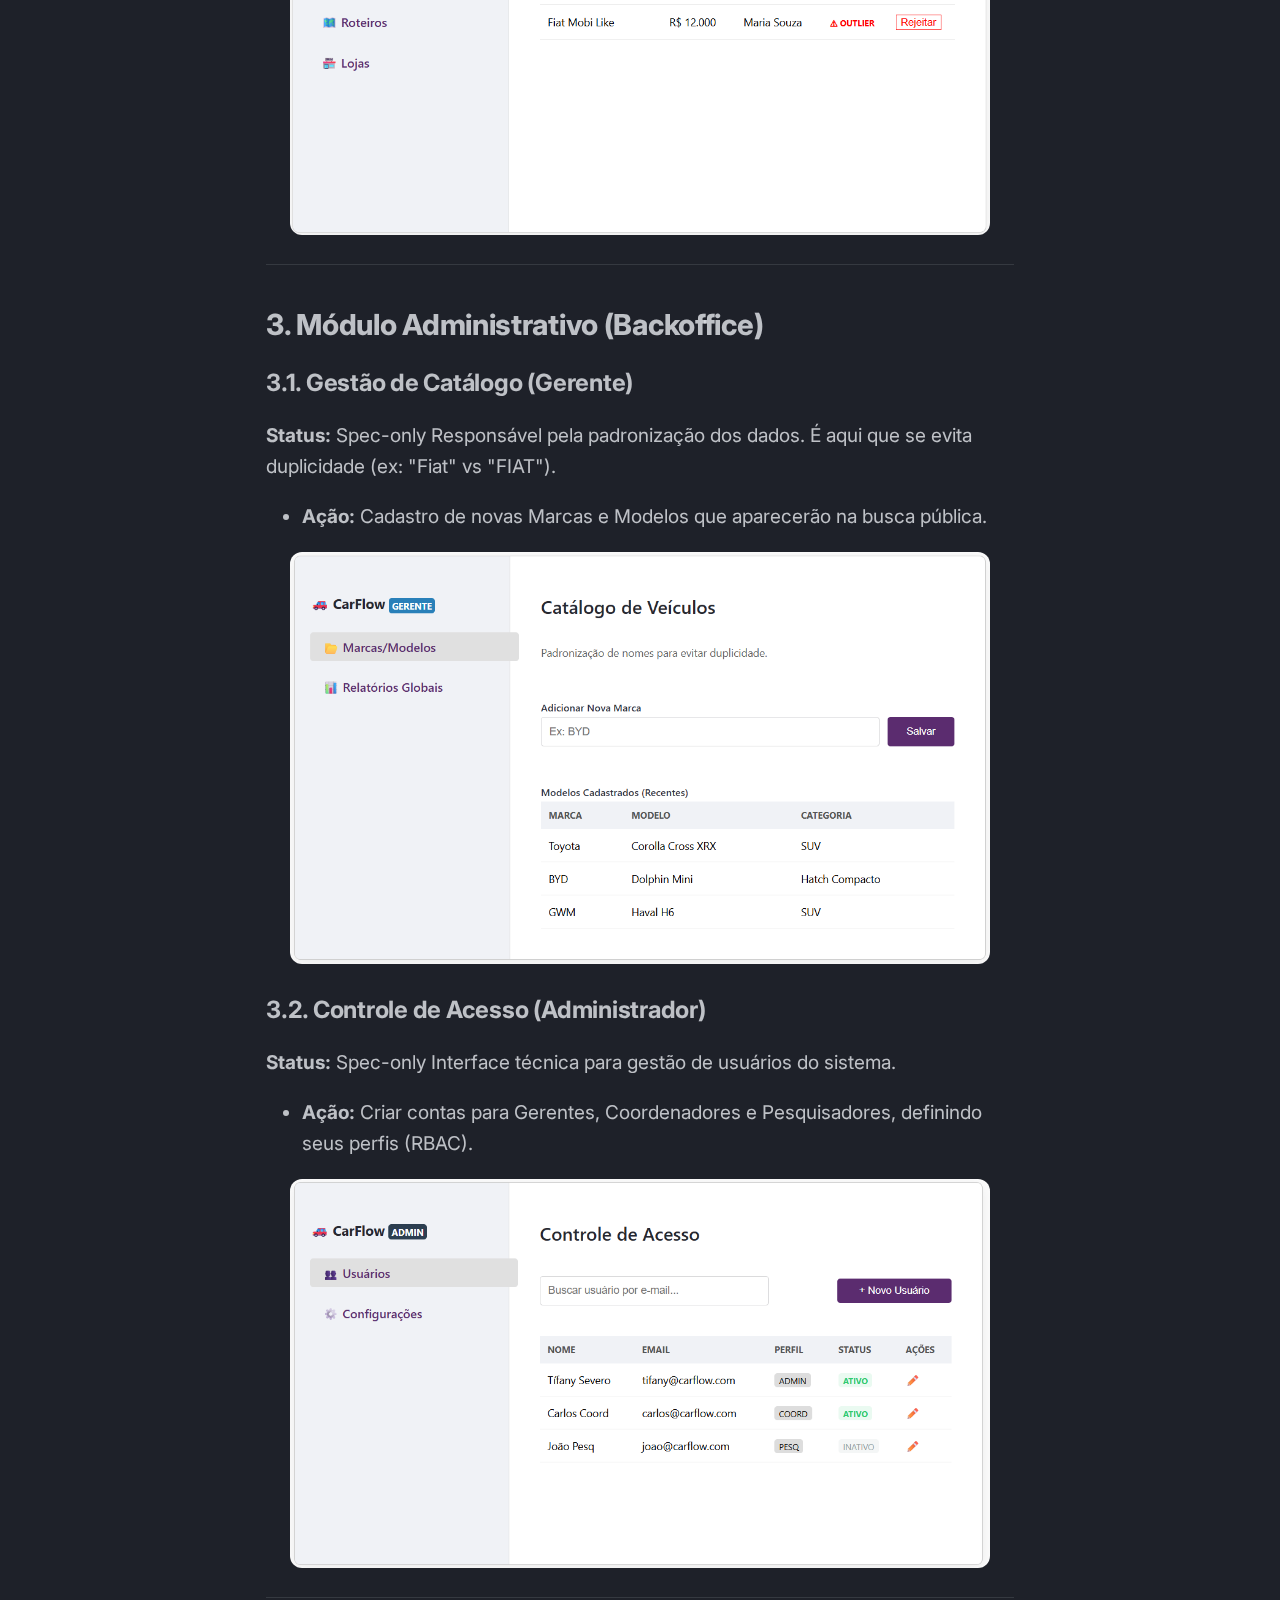
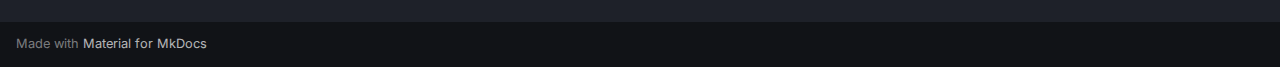
<file: 10-prototipos/index.html>
<!doctype html>
<html lang="pt" class="no-js">
  <head>
    
      <meta charset="utf-8">
      <meta name="viewport" content="width=device-width,initial-scale=1">
      
        <meta name="description" content="Documentação técnica do projeto CarFlow">
      
      
      
        <link rel="canonical" href="https://tifany-devil.github.io/CarFlow/10-prototipos/">
      
      
        <link rel="prev" href="../06-technical-design/">
      
      
        <link rel="next" href="../07-qualidade/">
      
      
      <link rel="icon" href="../assets/images/logo.png">
      <meta name="generator" content="mkdocs-1.5.3, mkdocs-material-9.5.3">
    
    
      
        <title>Protótipos - CarFlow</title>
      
    
    
      <link rel="stylesheet" href="../assets/stylesheets/main.50c56a3b.min.css">
      
        
        <link rel="stylesheet" href="../assets/stylesheets/palette.06af60db.min.css">
      
      


    
    
      
    
    
      
        
        
        <link rel="preconnect" href="https://fonts.gstatic.com" crossorigin>
        <link rel="stylesheet" href="https://fonts.googleapis.com/css?family=Inter:300,300i,400,400i,700,700i%7CJetBrains+Mono:400,400i,700,700i&display=fallback">
        <style>:root{--md-text-font:"Inter";--md-code-font:"JetBrains Mono"}</style>
      
    
    
      <link rel="stylesheet" href="../stylesheets/extra.css">
    
    <script>__md_scope=new URL("..",location),__md_hash=e=>[...e].reduce((e,_)=>(e<<5)-e+_.charCodeAt(0),0),__md_get=(e,_=localStorage,t=__md_scope)=>JSON.parse(_.getItem(t.pathname+"."+e)),__md_set=(e,_,t=localStorage,a=__md_scope)=>{try{t.setItem(a.pathname+"."+e,JSON.stringify(_))}catch(e){}}</script>
    
      

    
    
    
   <link href="../assets/stylesheets/glightbox.min.css" rel="stylesheet"/><style>
    html.glightbox-open { overflow: initial; height: 100%; }
    .gslide-title { margin-top: 0px; user-select: text; }
    .gslide-desc { color: #666; user-select: text; }
    .gslide-image img { background: white; }
    .gscrollbar-fixer { padding-right: 15px; }
    .gdesc-inner { font-size: 0.75rem; }
    body[data-md-color-scheme="slate"] .gdesc-inner { background: var(--md-default-bg-color);}
    body[data-md-color-scheme="slate"] .gslide-title { color: var(--md-default-fg-color);}
    body[data-md-color-scheme="slate"] .gslide-desc { color: var(--md-default-fg-color);}</style> <script src="../assets/javascripts/glightbox.min.js"></script></head>
  
  
    
    
      
    
    
    
    
    <body dir="ltr" data-md-color-scheme="slate" data-md-color-primary="deep-purple" data-md-color-accent="purple">
  
    
    <input class="md-toggle" data-md-toggle="drawer" type="checkbox" id="__drawer" autocomplete="off">
    <input class="md-toggle" data-md-toggle="search" type="checkbox" id="__search" autocomplete="off">
    <label class="md-overlay" for="__drawer"></label>
    <div data-md-component="skip">
      
        
        <a href="#prototipos-de-interface-uiux" class="md-skip">
          Ir para o conteúdo
        </a>
      
    </div>
    <div data-md-component="announce">
      
    </div>
    
    
      

  

<header class="md-header md-header--shadow" data-md-component="header">
  <nav class="md-header__inner md-grid" aria-label="Cabeçalho">
    <a href=".." title="CarFlow" class="md-header__button md-logo" aria-label="CarFlow" data-md-component="logo">
      
  <img src="../assets/images/logo.png" alt="logo">

    </a>
    <label class="md-header__button md-icon" for="__drawer">
      
      <svg xmlns="http://www.w3.org/2000/svg" viewBox="0 0 24 24"><path d="M3 6h18v2H3V6m0 5h18v2H3v-2m0 5h18v2H3v-2Z"/></svg>
    </label>
    <div class="md-header__title" data-md-component="header-title">
      <div class="md-header__ellipsis">
        <div class="md-header__topic">
          <span class="md-ellipsis">
            CarFlow
          </span>
        </div>
        <div class="md-header__topic" data-md-component="header-topic">
          <span class="md-ellipsis">
            
              Protótipos
            
          </span>
        </div>
      </div>
    </div>
    
      
        <form class="md-header__option" data-md-component="palette">
  
    
    
    
    <input class="md-option" data-md-color-media="" data-md-color-scheme="slate" data-md-color-primary="deep-purple" data-md-color-accent="purple"  aria-label="Modo escuro"  type="radio" name="__palette" id="__palette_0">
    
      <label class="md-header__button md-icon" title="Modo escuro" for="__palette_1" hidden>
        <svg xmlns="http://www.w3.org/2000/svg" viewBox="0 0 24 24"><path d="m17.75 4.09-2.53 1.94.91 3.06-2.63-1.81-2.63 1.81.91-3.06-2.53-1.94L12.44 4l1.06-3 1.06 3 3.19.09m3.5 6.91-1.64 1.25.59 1.98-1.7-1.17-1.7 1.17.59-1.98L15.75 11l2.06-.05L18.5 9l.69 1.95 2.06.05m-2.28 4.95c.83-.08 1.72 1.1 1.19 1.85-.32.45-.66.87-1.08 1.27C15.17 23 8.84 23 4.94 19.07c-3.91-3.9-3.91-10.24 0-14.14.4-.4.82-.76 1.27-1.08.75-.53 1.93.36 1.85 1.19-.27 2.86.69 5.83 2.89 8.02a9.96 9.96 0 0 0 8.02 2.89m-1.64 2.02a12.08 12.08 0 0 1-7.8-3.47c-2.17-2.19-3.33-5-3.49-7.82-2.81 3.14-2.7 7.96.31 10.98 3.02 3.01 7.84 3.12 10.98.31Z"/></svg>
      </label>
    
  
    
    
    
    <input class="md-option" data-md-color-media="" data-md-color-scheme="default" data-md-color-primary="deep-purple" data-md-color-accent="purple"  aria-label="Modo claro"  type="radio" name="__palette" id="__palette_1">
    
      <label class="md-header__button md-icon" title="Modo claro" for="__palette_0" hidden>
        <svg xmlns="http://www.w3.org/2000/svg" viewBox="0 0 24 24"><path d="M12 7a5 5 0 0 1 5 5 5 5 0 0 1-5 5 5 5 0 0 1-5-5 5 5 0 0 1 5-5m0 2a3 3 0 0 0-3 3 3 3 0 0 0 3 3 3 3 0 0 0 3-3 3 3 0 0 0-3-3m0-7 2.39 3.42C13.65 5.15 12.84 5 12 5c-.84 0-1.65.15-2.39.42L12 2M3.34 7l4.16-.35A7.2 7.2 0 0 0 5.94 8.5c-.44.74-.69 1.5-.83 2.29L3.34 7m.02 10 1.76-3.77a7.131 7.131 0 0 0 2.38 4.14L3.36 17M20.65 7l-1.77 3.79a7.023 7.023 0 0 0-2.38-4.15l4.15.36m-.01 10-4.14.36c.59-.51 1.12-1.14 1.54-1.86.42-.73.69-1.5.83-2.29L20.64 17M12 22l-2.41-3.44c.74.27 1.55.44 2.41.44.82 0 1.63-.17 2.37-.44L12 22Z"/></svg>
      </label>
    
  
</form>
      
    
    
      <script>var media,input,key,value,palette=__md_get("__palette");if(palette&&palette.color){"(prefers-color-scheme)"===palette.color.media&&(media=matchMedia("(prefers-color-scheme: light)"),input=document.querySelector(media.matches?"[data-md-color-media='(prefers-color-scheme: light)']":"[data-md-color-media='(prefers-color-scheme: dark)']"),palette.color.media=input.getAttribute("data-md-color-media"),palette.color.scheme=input.getAttribute("data-md-color-scheme"),palette.color.primary=input.getAttribute("data-md-color-primary"),palette.color.accent=input.getAttribute("data-md-color-accent"));for([key,value]of Object.entries(palette.color))document.body.setAttribute("data-md-color-"+key,value)}</script>
    
    
    
      <label class="md-header__button md-icon" for="__search">
        
        <svg xmlns="http://www.w3.org/2000/svg" viewBox="0 0 24 24"><path d="M9.5 3A6.5 6.5 0 0 1 16 9.5c0 1.61-.59 3.09-1.56 4.23l.27.27h.79l5 5-1.5 1.5-5-5v-.79l-.27-.27A6.516 6.516 0 0 1 9.5 16 6.5 6.5 0 0 1 3 9.5 6.5 6.5 0 0 1 9.5 3m0 2C7 5 5 7 5 9.5S7 14 9.5 14 14 12 14 9.5 12 5 9.5 5Z"/></svg>
      </label>
      <div class="md-search" data-md-component="search" role="dialog">
  <label class="md-search__overlay" for="__search"></label>
  <div class="md-search__inner" role="search">
    <form class="md-search__form" name="search">
      <input type="text" class="md-search__input" name="query" aria-label="Buscar" placeholder="Buscar" autocapitalize="off" autocorrect="off" autocomplete="off" spellcheck="false" data-md-component="search-query" required>
      <label class="md-search__icon md-icon" for="__search">
        
        <svg xmlns="http://www.w3.org/2000/svg" viewBox="0 0 24 24"><path d="M9.5 3A6.5 6.5 0 0 1 16 9.5c0 1.61-.59 3.09-1.56 4.23l.27.27h.79l5 5-1.5 1.5-5-5v-.79l-.27-.27A6.516 6.516 0 0 1 9.5 16 6.5 6.5 0 0 1 3 9.5 6.5 6.5 0 0 1 9.5 3m0 2C7 5 5 7 5 9.5S7 14 9.5 14 14 12 14 9.5 12 5 9.5 5Z"/></svg>
        
        <svg xmlns="http://www.w3.org/2000/svg" viewBox="0 0 24 24"><path d="M20 11v2H8l5.5 5.5-1.42 1.42L4.16 12l7.92-7.92L13.5 5.5 8 11h12Z"/></svg>
      </label>
      <nav class="md-search__options" aria-label="Pesquisar">
        
        <button type="reset" class="md-search__icon md-icon" title="Limpar" aria-label="Limpar" tabindex="-1">
          
          <svg xmlns="http://www.w3.org/2000/svg" viewBox="0 0 24 24"><path d="M19 6.41 17.59 5 12 10.59 6.41 5 5 6.41 10.59 12 5 17.59 6.41 19 12 13.41 17.59 19 19 17.59 13.41 12 19 6.41Z"/></svg>
        </button>
      </nav>
      
        <div class="md-search__suggest" data-md-component="search-suggest"></div>
      
    </form>
    <div class="md-search__output">
      <div class="md-search__scrollwrap" data-md-scrollfix>
        <div class="md-search-result" data-md-component="search-result">
          <div class="md-search-result__meta">
            Inicializando a pesquisa
          </div>
          <ol class="md-search-result__list" role="presentation"></ol>
        </div>
      </div>
    </div>
  </div>
</div>
    
    
      <div class="md-header__source">
        <a href="https://github.com/Tifany-Devil/CarFlow" title="Ir ao repositório" class="md-source" data-md-component="source">
  <div class="md-source__icon md-icon">
    
    <svg xmlns="http://www.w3.org/2000/svg" viewBox="0 0 448 512"><!--! Font Awesome Free 6.5.1 by @fontawesome - https://fontawesome.com License - https://fontawesome.com/license/free (Icons: CC BY 4.0, Fonts: SIL OFL 1.1, Code: MIT License) Copyright 2023 Fonticons, Inc.--><path d="M439.55 236.05 244 40.45a28.87 28.87 0 0 0-40.81 0l-40.66 40.63 51.52 51.52c27.06-9.14 52.68 16.77 43.39 43.68l49.66 49.66c34.23-11.8 61.18 31 35.47 56.69-26.49 26.49-70.21-2.87-56-37.34L240.22 199v121.85c25.3 12.54 22.26 41.85 9.08 55a34.34 34.34 0 0 1-48.55 0c-17.57-17.6-11.07-46.91 11.25-56v-123c-20.8-8.51-24.6-30.74-18.64-45L142.57 101 8.45 235.14a28.86 28.86 0 0 0 0 40.81l195.61 195.6a28.86 28.86 0 0 0 40.8 0l194.69-194.69a28.86 28.86 0 0 0 0-40.81z"/></svg>
  </div>
  <div class="md-source__repository">
    Tifany-Devil/CarFlow
  </div>
</a>
      </div>
    
  </nav>
  
</header>
    
    <div class="md-container" data-md-component="container">
      
      
        
          
        
      
      <main class="md-main" data-md-component="main">
        <div class="md-main__inner md-grid">
          
            
              
              <div class="md-sidebar md-sidebar--primary" data-md-component="sidebar" data-md-type="navigation" >
                <div class="md-sidebar__scrollwrap">
                  <div class="md-sidebar__inner">
                    



<nav class="md-nav md-nav--primary" aria-label="Navegação" data-md-level="0">
  <label class="md-nav__title" for="__drawer">
    <a href=".." title="CarFlow" class="md-nav__button md-logo" aria-label="CarFlow" data-md-component="logo">
      
  <img src="../assets/images/logo.png" alt="logo">

    </a>
    CarFlow
  </label>
  
    <div class="md-nav__source">
      <a href="https://github.com/Tifany-Devil/CarFlow" title="Ir ao repositório" class="md-source" data-md-component="source">
  <div class="md-source__icon md-icon">
    
    <svg xmlns="http://www.w3.org/2000/svg" viewBox="0 0 448 512"><!--! Font Awesome Free 6.5.1 by @fontawesome - https://fontawesome.com License - https://fontawesome.com/license/free (Icons: CC BY 4.0, Fonts: SIL OFL 1.1, Code: MIT License) Copyright 2023 Fonticons, Inc.--><path d="M439.55 236.05 244 40.45a28.87 28.87 0 0 0-40.81 0l-40.66 40.63 51.52 51.52c27.06-9.14 52.68 16.77 43.39 43.68l49.66 49.66c34.23-11.8 61.18 31 35.47 56.69-26.49 26.49-70.21-2.87-56-37.34L240.22 199v121.85c25.3 12.54 22.26 41.85 9.08 55a34.34 34.34 0 0 1-48.55 0c-17.57-17.6-11.07-46.91 11.25-56v-123c-20.8-8.51-24.6-30.74-18.64-45L142.57 101 8.45 235.14a28.86 28.86 0 0 0 0 40.81l195.61 195.6a28.86 28.86 0 0 0 40.8 0l194.69-194.69a28.86 28.86 0 0 0 0-40.81z"/></svg>
  </div>
  <div class="md-source__repository">
    Tifany-Devil/CarFlow
  </div>
</a>
    </div>
  
  <ul class="md-nav__list" data-md-scrollfix>
    
      
      
  
  
  
  
    <li class="md-nav__item">
      <a href=".." class="md-nav__link">
        
  
  <span class="md-ellipsis">
    Início
  </span>
  

      </a>
    </li>
  

    
      
      
  
  
  
  
    
    
    
    
    
      
      
    
    <li class="md-nav__item md-nav__item--section md-nav__item--nested">
      
        
        
        
        <input class="md-nav__toggle md-toggle " type="checkbox" id="__nav_2" >
        
          
          <label class="md-nav__link" for="__nav_2" id="__nav_2_label" tabindex="">
            
  
  <span class="md-ellipsis">
    Visão Geral
  </span>
  

            <span class="md-nav__icon md-icon"></span>
          </label>
        
        <nav class="md-nav" data-md-level="1" aria-labelledby="__nav_2_label" aria-expanded="false">
          <label class="md-nav__title" for="__nav_2">
            <span class="md-nav__icon md-icon"></span>
            Visão Geral
          </label>
          <ul class="md-nav__list" data-md-scrollfix>
            
              
                
  
  
  
  
    <li class="md-nav__item">
      <a href="../01-visao-geral/escopo/" class="md-nav__link">
        
  
  <span class="md-ellipsis">
    Escopo (IN/OUT)
  </span>
  

      </a>
    </li>
  

              
            
          </ul>
        </nav>
      
    </li>
  

    
      
      
  
  
  
  
    <li class="md-nav__item">
      <a href="../09-jira/" class="md-nav__link">
        
  
  <span class="md-ellipsis">
    Jira & Planning
  </span>
  

      </a>
    </li>
  

    
      
      
  
  
  
  
    <li class="md-nav__item">
      <a href="../02-requisitos/" class="md-nav__link">
        
  
  <span class="md-ellipsis">
    Requisitos
  </span>
  

      </a>
    </li>
  

    
      
      
  
  
  
  
    <li class="md-nav__item">
      <a href="../03-processos-bpmn/" class="md-nav__link">
        
  
  <span class="md-ellipsis">
    Processos (BPMN)
  </span>
  

      </a>
    </li>
  

    
      
      
  
  
  
  
    <li class="md-nav__item">
      <a href="../04-modelagem-dados/" class="md-nav__link">
        
  
  <span class="md-ellipsis">
    Modelagem de Dados
  </span>
  

      </a>
    </li>
  

    
      
      
  
  
  
  
    <li class="md-nav__item">
      <a href="../05-arquitetura/" class="md-nav__link">
        
  
  <span class="md-ellipsis">
    Arquitetura (C4)
  </span>
  

      </a>
    </li>
  

    
      
      
  
  
  
  
    <li class="md-nav__item">
      <a href="../06-technical-design/" class="md-nav__link">
        
  
  <span class="md-ellipsis">
    Technical Design
  </span>
  

      </a>
    </li>
  

    
      
      
  
  
    
  
  
  
    <li class="md-nav__item md-nav__item--active">
      
      <input class="md-nav__toggle md-toggle" type="checkbox" id="__toc">
      
      
        
      
      
        <label class="md-nav__link md-nav__link--active" for="__toc">
          
  
  <span class="md-ellipsis">
    Protótipos
  </span>
  

          <span class="md-nav__icon md-icon"></span>
        </label>
      
      <a href="./" class="md-nav__link md-nav__link--active">
        
  
  <span class="md-ellipsis">
    Protótipos
  </span>
  

      </a>
      
        

<nav class="md-nav md-nav--secondary" aria-label="Índice">
  
  
  
    
  
  
    <label class="md-nav__title" for="__toc">
      <span class="md-nav__icon md-icon"></span>
      Índice
    </label>
    <ul class="md-nav__list" data-md-component="toc" data-md-scrollfix>
      
        <li class="md-nav__item">
  <a href="#1-modulo-publico-acesso-livre" class="md-nav__link">
    <span class="md-ellipsis">
      1. Módulo Público (Acesso Livre)
    </span>
  </a>
  
    <nav class="md-nav" aria-label="1. Módulo Público (Acesso Livre)">
      <ul class="md-nav__list">
        
          <li class="md-nav__item">
  <a href="#11-consulta-de-precos-usuario-publico" class="md-nav__link">
    <span class="md-ellipsis">
      1.1. Consulta de Preços (Usuário Público)
    </span>
  </a>
  
</li>
        
          <li class="md-nav__item">
  <a href="#12-cadastro-de-parceiro-lojista" class="md-nav__link">
    <span class="md-ellipsis">
      1.2. Cadastro de Parceiro (Lojista)
    </span>
  </a>
  
</li>
        
      </ul>
    </nav>
  
</li>
      
        <li class="md-nav__item">
  <a href="#2-modulo-operacional-campo-tatico" class="md-nav__link">
    <span class="md-ellipsis">
      2. Módulo Operacional (Campo &amp; Tático)
    </span>
  </a>
  
    <nav class="md-nav" aria-label="2. Módulo Operacional (Campo & Tático)">
      <ul class="md-nav__list">
        
          <li class="md-nav__item">
  <a href="#21-coleta-mobile-pesquisador" class="md-nav__link">
    <span class="md-ellipsis">
      2.1. Coleta Mobile (Pesquisador)
    </span>
  </a>
  
</li>
        
          <li class="md-nav__item">
  <a href="#_1" class="md-nav__link">
    <span class="md-ellipsis">
      
    </span>
  </a>
  
</li>
        
          <li class="md-nav__item">
  <a href="#22-rotinas-e-scripts-auxiliares" class="md-nav__link">
    <span class="md-ellipsis">
      2.2. Rotinas e Scripts Auxiliares
    </span>
  </a>
  
    <nav class="md-nav" aria-label="2.2. Rotinas e Scripts Auxiliares">
      <ul class="md-nav__list">
        
          <li class="md-nav__item">
  <a href="#carga-inicial-seed-data" class="md-nav__link">
    <span class="md-ellipsis">
      Carga Inicial (Seed Data)
    </span>
  </a>
  
</li>
        
          <li class="md-nav__item">
  <a href="#script-batch-etl" class="md-nav__link">
    <span class="md-ellipsis">
      Script Batch (ETL)
    </span>
  </a>
  
</li>
        
      </ul>
    </nav>
  
</li>
        
          <li class="md-nav__item">
  <a href="#22-gestao-regional-coordenador" class="md-nav__link">
    <span class="md-ellipsis">
      2.2. Gestão Regional (Coordenador)
    </span>
  </a>
  
</li>
        
      </ul>
    </nav>
  
</li>
      
        <li class="md-nav__item">
  <a href="#3-modulo-administrativo-backoffice" class="md-nav__link">
    <span class="md-ellipsis">
      3. Módulo Administrativo (Backoffice)
    </span>
  </a>
  
    <nav class="md-nav" aria-label="3. Módulo Administrativo (Backoffice)">
      <ul class="md-nav__list">
        
          <li class="md-nav__item">
  <a href="#31-gestao-de-catalogo-gerente" class="md-nav__link">
    <span class="md-ellipsis">
      3.1. Gestão de Catálogo (Gerente)
    </span>
  </a>
  
</li>
        
          <li class="md-nav__item">
  <a href="#32-controle-de-acesso-administrador" class="md-nav__link">
    <span class="md-ellipsis">
      3.2. Controle de Acesso (Administrador)
    </span>
  </a>
  
</li>
        
      </ul>
    </nav>
  
</li>
      
    </ul>
  
</nav>
      
    </li>
  

    
      
      
  
  
  
  
    <li class="md-nav__item">
      <a href="../07-qualidade/" class="md-nav__link">
        
  
  <span class="md-ellipsis">
    Qualidade
  </span>
  

      </a>
    </li>
  

    
      
      
  
  
  
  
    <li class="md-nav__item">
      <a href="../08-adr/" class="md-nav__link">
        
  
  <span class="md-ellipsis">
    ADRs
  </span>
  

      </a>
    </li>
  

    
  </ul>
</nav>
                  </div>
                </div>
              </div>
            
            
              
              <div class="md-sidebar md-sidebar--secondary" data-md-component="sidebar" data-md-type="toc" >
                <div class="md-sidebar__scrollwrap">
                  <div class="md-sidebar__inner">
                    

<nav class="md-nav md-nav--secondary" aria-label="Índice">
  
  
  
    
  
  
    <label class="md-nav__title" for="__toc">
      <span class="md-nav__icon md-icon"></span>
      Índice
    </label>
    <ul class="md-nav__list" data-md-component="toc" data-md-scrollfix>
      
        <li class="md-nav__item">
  <a href="#1-modulo-publico-acesso-livre" class="md-nav__link">
    <span class="md-ellipsis">
      1. Módulo Público (Acesso Livre)
    </span>
  </a>
  
    <nav class="md-nav" aria-label="1. Módulo Público (Acesso Livre)">
      <ul class="md-nav__list">
        
          <li class="md-nav__item">
  <a href="#11-consulta-de-precos-usuario-publico" class="md-nav__link">
    <span class="md-ellipsis">
      1.1. Consulta de Preços (Usuário Público)
    </span>
  </a>
  
</li>
        
          <li class="md-nav__item">
  <a href="#12-cadastro-de-parceiro-lojista" class="md-nav__link">
    <span class="md-ellipsis">
      1.2. Cadastro de Parceiro (Lojista)
    </span>
  </a>
  
</li>
        
      </ul>
    </nav>
  
</li>
      
        <li class="md-nav__item">
  <a href="#2-modulo-operacional-campo-tatico" class="md-nav__link">
    <span class="md-ellipsis">
      2. Módulo Operacional (Campo &amp; Tático)
    </span>
  </a>
  
    <nav class="md-nav" aria-label="2. Módulo Operacional (Campo & Tático)">
      <ul class="md-nav__list">
        
          <li class="md-nav__item">
  <a href="#21-coleta-mobile-pesquisador" class="md-nav__link">
    <span class="md-ellipsis">
      2.1. Coleta Mobile (Pesquisador)
    </span>
  </a>
  
</li>
        
          <li class="md-nav__item">
  <a href="#_1" class="md-nav__link">
    <span class="md-ellipsis">
      
    </span>
  </a>
  
</li>
        
          <li class="md-nav__item">
  <a href="#22-rotinas-e-scripts-auxiliares" class="md-nav__link">
    <span class="md-ellipsis">
      2.2. Rotinas e Scripts Auxiliares
    </span>
  </a>
  
    <nav class="md-nav" aria-label="2.2. Rotinas e Scripts Auxiliares">
      <ul class="md-nav__list">
        
          <li class="md-nav__item">
  <a href="#carga-inicial-seed-data" class="md-nav__link">
    <span class="md-ellipsis">
      Carga Inicial (Seed Data)
    </span>
  </a>
  
</li>
        
          <li class="md-nav__item">
  <a href="#script-batch-etl" class="md-nav__link">
    <span class="md-ellipsis">
      Script Batch (ETL)
    </span>
  </a>
  
</li>
        
      </ul>
    </nav>
  
</li>
        
          <li class="md-nav__item">
  <a href="#22-gestao-regional-coordenador" class="md-nav__link">
    <span class="md-ellipsis">
      2.2. Gestão Regional (Coordenador)
    </span>
  </a>
  
</li>
        
      </ul>
    </nav>
  
</li>
      
        <li class="md-nav__item">
  <a href="#3-modulo-administrativo-backoffice" class="md-nav__link">
    <span class="md-ellipsis">
      3. Módulo Administrativo (Backoffice)
    </span>
  </a>
  
    <nav class="md-nav" aria-label="3. Módulo Administrativo (Backoffice)">
      <ul class="md-nav__list">
        
          <li class="md-nav__item">
  <a href="#31-gestao-de-catalogo-gerente" class="md-nav__link">
    <span class="md-ellipsis">
      3.1. Gestão de Catálogo (Gerente)
    </span>
  </a>
  
</li>
        
          <li class="md-nav__item">
  <a href="#32-controle-de-acesso-administrador" class="md-nav__link">
    <span class="md-ellipsis">
      3.2. Controle de Acesso (Administrador)
    </span>
  </a>
  
</li>
        
      </ul>
    </nav>
  
</li>
      
    </ul>
  
</nav>
                  </div>
                </div>
              </div>
            
          
          
            <div class="md-content" data-md-component="content">
              <article class="md-content__inner md-typeset">
                
                  

  
  


<h1 id="prototipos-de-interface-uiux">Protótipos de Interface (UI/UX)<a class="headerlink" href="#prototipos-de-interface-uiux" title="Permanent link">&para;</a></h1>
<p>Esta seção apresenta os <strong>wireframes de alta fidelidade</strong> para todos os atores identificados nos requisitos. O objetivo é validar a usabilidade e garantir que cada papel tenha sua interface definida.</p>
<p>O projeto adota uma estratégia de <strong>Interface Unificada (Streamlit)</strong>: todas as telas são web, acessíveis via navegador, com layouts responsivos adaptados à função.</p>
<hr />
<h2 id="1-modulo-publico-acesso-livre">1. Módulo Público (Acesso Livre)<a class="headerlink" href="#1-modulo-publico-acesso-livre" title="Permanent link">&para;</a></h2>
<h3 id="11-consulta-de-precos-usuario-publico">1.1. Consulta de Preços (Usuário Público)<a class="headerlink" href="#11-consulta-de-precos-usuario-publico" title="Permanent link">&para;</a></h3>
<p><strong>Status:</strong> Build (Implementado)
A interface principal do produto. Design "buscou, achou", focada na entrega rápida do valor consolidado.</p>
<ul>
<li><strong>Filtros:</strong> Marca → Modelo → Ano (Cascata).</li>
<li><strong>Visualização:</strong> KPIs de preço e gráfico de tendência histórica.</li>
</ul>
<p><a class="glightbox" href="../assets/telas/usuario.png"><img alt="Usuario" src="../assets/telas/usuario.png" width="720" /></a></p>
<h3 id="12-cadastro-de-parceiro-lojista">1.2. Cadastro de Parceiro (Lojista)<a class="headerlink" href="#12-cadastro-de-parceiro-lojista" title="Permanent link">&para;</a></h3>
<p><strong>Status:</strong> Spec-only
Tela de "Landing Page" onde um lojista pode solicitar seu credenciamento para receber visitas.</p>
<ul>
<li><strong>Funcionalidade:</strong> Formulário de auto-cadastro (Nome da Loja, CNPJ, Endereço).</li>
<li><strong>Fluxo:</strong> Ao enviar, gera uma pendência para aprovação do Coordenador Regional.</li>
</ul>
<p><a class="glightbox" href="../assets/telas/lojista.png"><img alt="Lojista" src="../assets/telas/lojista.png" width="520" /></a></p>
<hr />
<h2 id="2-modulo-operacional-campo-tatico">2. Módulo Operacional (Campo &amp; Tático)<a class="headerlink" href="#2-modulo-operacional-campo-tatico" title="Permanent link">&para;</a></h2>
<h3 id="21-coleta-mobile-pesquisador">2.1. Coleta Mobile (Pesquisador)<a class="headerlink" href="#21-coleta-mobile-pesquisador" title="Permanent link">&para;</a></h3>
<p><strong>Status:</strong> Spec-only
Interface web responsiva (formato smartphone) para digitação ágil dentro das lojas.</p>
<ul>
<li><strong>UX:</strong> Campos grandes, input numérico otimizado e upload opcional de fotos.</li>
</ul>
<p><a class="glightbox" href="../assets/telas/pesquisador.png"><img alt="Pesquisador" src="../assets/telas/pesquisador.png" width="320" /></a></p>
<h3 id="_1"><a class="headerlink" href="#_1" title="Permanent link">&para;</a></h3>
<h3 id="22-rotinas-e-scripts-auxiliares">2.2. Rotinas e Scripts Auxiliares<a class="headerlink" href="#22-rotinas-e-scripts-auxiliares" title="Permanent link">&para;</a></h3>
<p>Como esse papel não será implementado, foi feito dois scripts python para auxiliar no desenvolvimento da UI.</p>
<h4 id="carga-inicial-seed-data"><strong>Carga Inicial (Seed Data)</strong><a class="headerlink" href="#carga-inicial-seed-data" title="Permanent link">&para;</a></h4>
<ul>
<li><strong>Função:</strong> <code>src/seed_data.py</code></li>
<li><strong>Lógica:</strong> Gera milhares de registros de <code>price_collections</code> distribuídos nos últimos 13 meses, simulando variações de preço por região e depreciação temporal.</li>
<li><strong>Uso:</strong> Essencial para evitar que a aplicação inicie "vazia" em novos ambientes.</li>
</ul>
<p><a class="glightbox" href="../assets/images/seed1.png"><img alt="Scriptbatch mensal" src="../assets/images/seed1.png" width="820" /></a></p>
<p><a class="glightbox" href="../assets/images/seed2.png"><img alt="Scriptbatch mensal" src="../assets/images/seed2.png" width="820" /></a></p>
<h4 id="script-batch-etl"><strong>Script Batch (ETL)</strong><a class="headerlink" href="#script-batch-etl" title="Permanent link">&para;</a></h4>
<ul>
<li><strong>Função:</strong> <code>src/batch_etl.py</code></li>
<li><strong>Lógica:</strong><ol>
<li><strong>Extract:</strong> Busca coletas brutas no banco.</li>
<li><strong>Transform:</strong> Agrupa por Marca/Modelo/Ano/Região e calcula a média ponderada.</li>
<li><strong>Load:</strong> Insere ou atualiza (Upsert) a tabela <code>monthly_averages</code> (otimizada para leitura).</li>
</ol>
</li>
<li><strong>Execução:</strong> Projetado para rodar mensalmente ou sob demanda.</li>
</ul>
<p><a class="glightbox" href="../assets/images/batch.png"><img alt="Scriptbatch mensal" src="../assets/images/batch.png" width="820" /></a></p>
<h3 id="22-gestao-regional-coordenador">2.2. Gestão Regional (Coordenador)<a class="headerlink" href="#22-gestao-regional-coordenador" title="Permanent link">&para;</a></h3>
<p><strong>Status:</strong> Spec-only
Dashboard para controle de qualidade e gestão da equipe local.</p>
<ul>
<li><strong>Validação:</strong> Tabela para aprovar/rejeitar coletas (destaque para outliers).</li>
<li><strong>Roteiros:</strong> (Futuro) Interface para definir quais lojas os pesquisadores visitarão.</li>
</ul>
<p><a class="glightbox" href="../assets/telas/coordenador.png"><img alt="Coordenador" src="../assets/telas/coordenador.png" width="700" /></a></p>
<hr />
<h2 id="3-modulo-administrativo-backoffice">3. Módulo Administrativo (Backoffice)<a class="headerlink" href="#3-modulo-administrativo-backoffice" title="Permanent link">&para;</a></h2>
<h3 id="31-gestao-de-catalogo-gerente">3.1. Gestão de Catálogo (Gerente)<a class="headerlink" href="#31-gestao-de-catalogo-gerente" title="Permanent link">&para;</a></h3>
<p><strong>Status:</strong> Spec-only
Responsável pela padronização dos dados. É aqui que se evita duplicidade (ex: "Fiat" vs "FIAT").</p>
<ul>
<li><strong>Ação:</strong> Cadastro de novas Marcas e Modelos que aparecerão na busca pública.</li>
</ul>
<p><a class="glightbox" href="../assets/telas/gerente.png"><img alt="Gerente" src="../assets/telas/gerente.png" width="700" /></a></p>
<h3 id="32-controle-de-acesso-administrador">3.2. Controle de Acesso (Administrador)<a class="headerlink" href="#32-controle-de-acesso-administrador" title="Permanent link">&para;</a></h3>
<p><strong>Status:</strong> Spec-only
Interface técnica para gestão de usuários do sistema.</p>
<ul>
<li><strong>Ação:</strong> Criar contas para Gerentes, Coordenadores e Pesquisadores, definindo seus perfis (RBAC).</li>
</ul>
<p><a class="glightbox" href="../assets/telas/admin.png"><img alt="Administrador" src="../assets/telas/admin.png" width="700" /></a></p>
<hr />












                
              </article>
            </div>
          
          
<script>var target=document.getElementById(location.hash.slice(1));target&&target.name&&(target.checked=target.name.startsWith("__tabbed_"))</script>
        </div>
        
      </main>
      
        <footer class="md-footer">
  
  <div class="md-footer-meta md-typeset">
    <div class="md-footer-meta__inner md-grid">
      <div class="md-copyright">
  
  
    Made with
    <a href="https://squidfunk.github.io/mkdocs-material/" target="_blank" rel="noopener">
      Material for MkDocs
    </a>
  
</div>
      
    </div>
  </div>
</footer>
      
    </div>
    <div class="md-dialog" data-md-component="dialog">
      <div class="md-dialog__inner md-typeset"></div>
    </div>
    
    
    <script id="__config" type="application/json">{"base": "..", "features": ["navigation.instant", "navigation.tracking", "navigation.sections", "toc.follow", "content.code.copy", "search.suggest", "search.highlight"], "search": "../assets/javascripts/workers/search.f886a092.min.js", "translations": {"clipboard.copied": "Copiado para \u00e1rea de transfer\u00eancia", "clipboard.copy": "Copiar para \u00e1rea de transfer\u00eancia", "search.result.more.one": "Mais 1 nesta p\u00e1gina", "search.result.more.other": "Mais # nesta p\u00e1gina", "search.result.none": "Nenhum resultado encontrado", "search.result.one": "1 resultado encontrado", "search.result.other": "# resultados encontrados", "search.result.placeholder": "Digite para iniciar a busca", "search.result.term.missing": "Ausente", "select.version": "Selecione a vers\u00e3o"}}</script>
    
    
      <script src="../assets/javascripts/bundle.d7c377c4.min.js"></script>
      
    
  <script>document$.subscribe(() => {const lightbox = GLightbox({"touchNavigation": true, "loop": false, "zoomable": true, "draggable": true, "openEffect": "zoom", "closeEffect": "zoom", "slideEffect": "slide"});})</script></body>
</html>
</file>
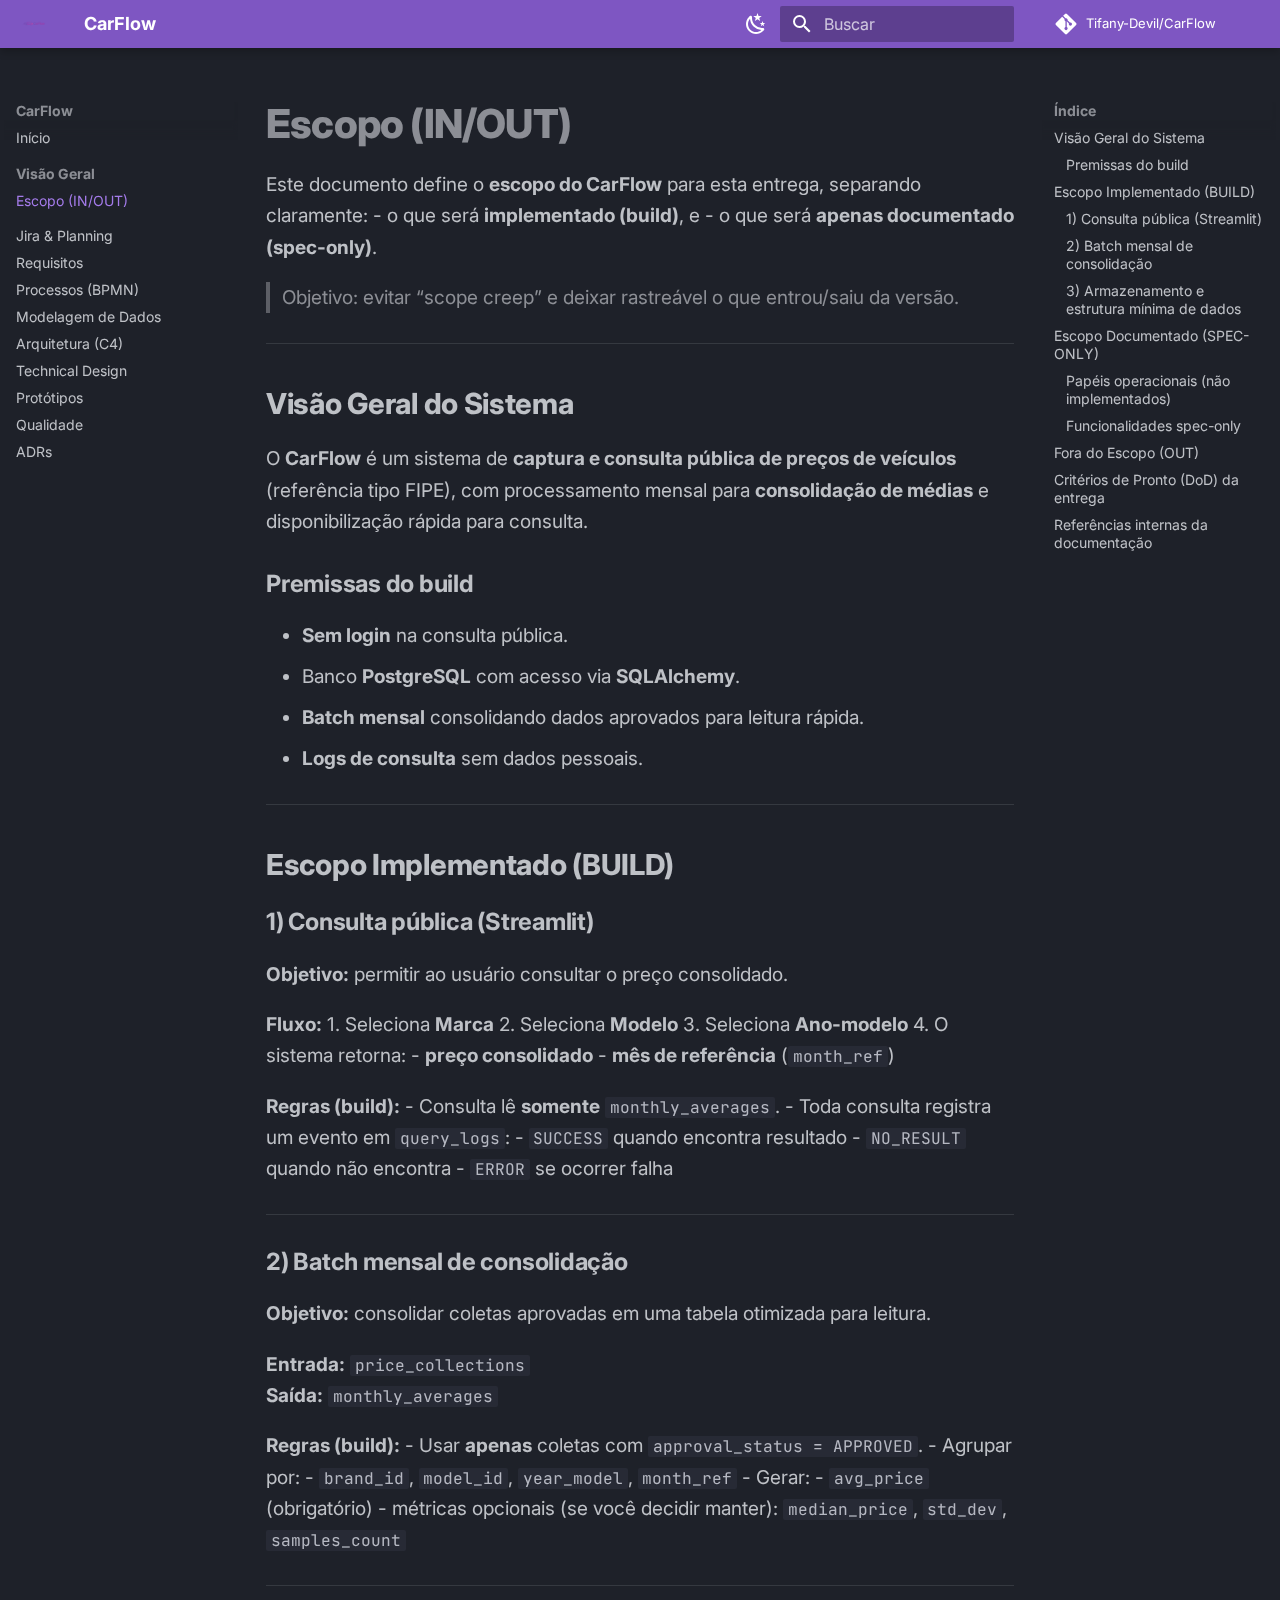
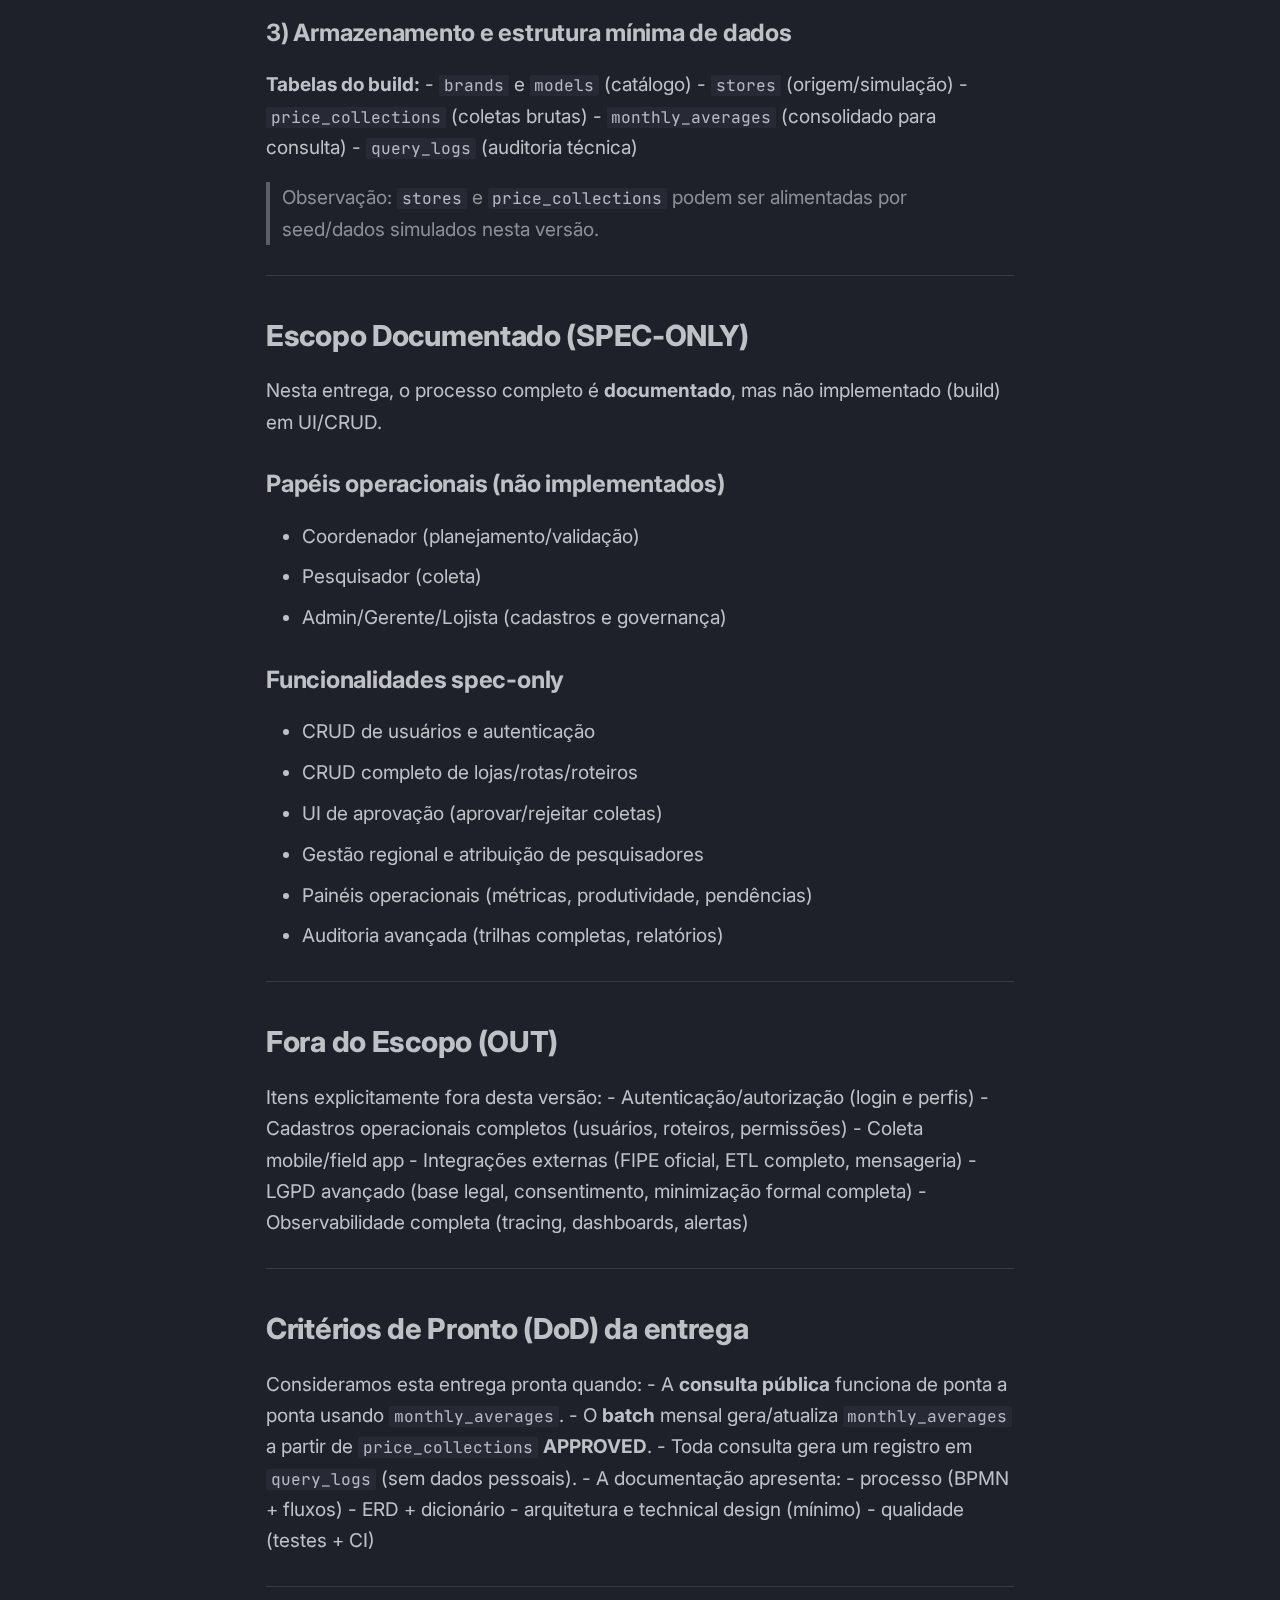
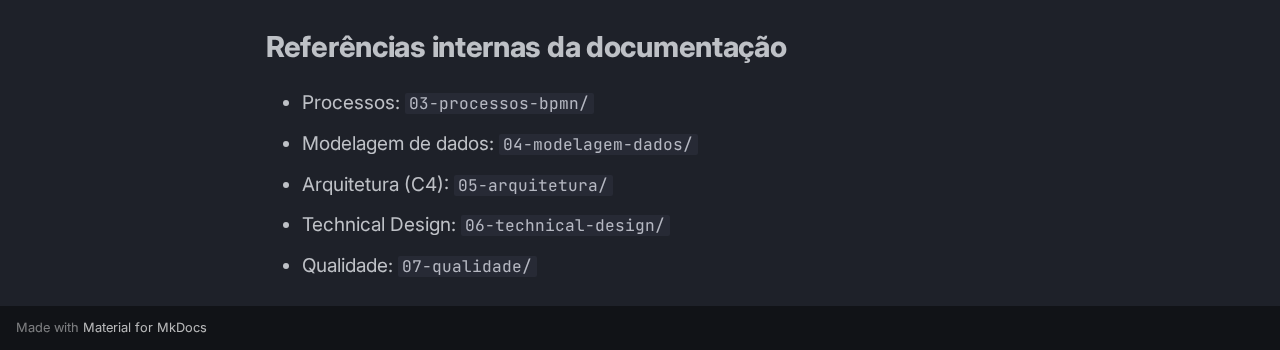
<file: 01-visao-geral/escopo/index.html>
<!doctype html>
<html lang="pt" class="no-js">
  <head>
    
      <meta charset="utf-8">
      <meta name="viewport" content="width=device-width,initial-scale=1">
      
        <meta name="description" content="Documentação técnica do projeto CarFlow">
      
      
      
        <link rel="canonical" href="https://tifany-devil.github.io/CarFlow/01-visao-geral/escopo/">
      
      
        <link rel="prev" href="../..">
      
      
        <link rel="next" href="../../09-jira/">
      
      
      <link rel="icon" href="../../assets/images/logo.png">
      <meta name="generator" content="mkdocs-1.5.3, mkdocs-material-9.5.3">
    
    
      
        <title>Escopo (IN/OUT) - CarFlow</title>
      
    
    
      <link rel="stylesheet" href="../../assets/stylesheets/main.50c56a3b.min.css">
      
        
        <link rel="stylesheet" href="../../assets/stylesheets/palette.06af60db.min.css">
      
      


    
    
      
    
    
      
        
        
        <link rel="preconnect" href="https://fonts.gstatic.com" crossorigin>
        <link rel="stylesheet" href="https://fonts.googleapis.com/css?family=Inter:300,300i,400,400i,700,700i%7CJetBrains+Mono:400,400i,700,700i&display=fallback">
        <style>:root{--md-text-font:"Inter";--md-code-font:"JetBrains Mono"}</style>
      
    
    
      <link rel="stylesheet" href="../../stylesheets/extra.css">
    
    <script>__md_scope=new URL("../..",location),__md_hash=e=>[...e].reduce((e,_)=>(e<<5)-e+_.charCodeAt(0),0),__md_get=(e,_=localStorage,t=__md_scope)=>JSON.parse(_.getItem(t.pathname+"."+e)),__md_set=(e,_,t=localStorage,a=__md_scope)=>{try{t.setItem(a.pathname+"."+e,JSON.stringify(_))}catch(e){}}</script>
    
      

    
    
    
   <link href="../../assets/stylesheets/glightbox.min.css" rel="stylesheet"/><style>
    html.glightbox-open { overflow: initial; height: 100%; }
    .gslide-title { margin-top: 0px; user-select: text; }
    .gslide-desc { color: #666; user-select: text; }
    .gslide-image img { background: white; }
    .gscrollbar-fixer { padding-right: 15px; }
    .gdesc-inner { font-size: 0.75rem; }
    body[data-md-color-scheme="slate"] .gdesc-inner { background: var(--md-default-bg-color);}
    body[data-md-color-scheme="slate"] .gslide-title { color: var(--md-default-fg-color);}
    body[data-md-color-scheme="slate"] .gslide-desc { color: var(--md-default-fg-color);}</style> <script src="../../assets/javascripts/glightbox.min.js"></script></head>
  
  
    
    
      
    
    
    
    
    <body dir="ltr" data-md-color-scheme="slate" data-md-color-primary="deep-purple" data-md-color-accent="purple">
  
    
    <input class="md-toggle" data-md-toggle="drawer" type="checkbox" id="__drawer" autocomplete="off">
    <input class="md-toggle" data-md-toggle="search" type="checkbox" id="__search" autocomplete="off">
    <label class="md-overlay" for="__drawer"></label>
    <div data-md-component="skip">
      
        
        <a href="#escopo-inout" class="md-skip">
          Ir para o conteúdo
        </a>
      
    </div>
    <div data-md-component="announce">
      
    </div>
    
    
      

  

<header class="md-header md-header--shadow" data-md-component="header">
  <nav class="md-header__inner md-grid" aria-label="Cabeçalho">
    <a href="../.." title="CarFlow" class="md-header__button md-logo" aria-label="CarFlow" data-md-component="logo">
      
  <img src="../../assets/images/logo.png" alt="logo">

    </a>
    <label class="md-header__button md-icon" for="__drawer">
      
      <svg xmlns="http://www.w3.org/2000/svg" viewBox="0 0 24 24"><path d="M3 6h18v2H3V6m0 5h18v2H3v-2m0 5h18v2H3v-2Z"/></svg>
    </label>
    <div class="md-header__title" data-md-component="header-title">
      <div class="md-header__ellipsis">
        <div class="md-header__topic">
          <span class="md-ellipsis">
            CarFlow
          </span>
        </div>
        <div class="md-header__topic" data-md-component="header-topic">
          <span class="md-ellipsis">
            
              Escopo (IN/OUT)
            
          </span>
        </div>
      </div>
    </div>
    
      
        <form class="md-header__option" data-md-component="palette">
  
    
    
    
    <input class="md-option" data-md-color-media="" data-md-color-scheme="slate" data-md-color-primary="deep-purple" data-md-color-accent="purple"  aria-label="Modo escuro"  type="radio" name="__palette" id="__palette_0">
    
      <label class="md-header__button md-icon" title="Modo escuro" for="__palette_1" hidden>
        <svg xmlns="http://www.w3.org/2000/svg" viewBox="0 0 24 24"><path d="m17.75 4.09-2.53 1.94.91 3.06-2.63-1.81-2.63 1.81.91-3.06-2.53-1.94L12.44 4l1.06-3 1.06 3 3.19.09m3.5 6.91-1.64 1.25.59 1.98-1.7-1.17-1.7 1.17.59-1.98L15.75 11l2.06-.05L18.5 9l.69 1.95 2.06.05m-2.28 4.95c.83-.08 1.72 1.1 1.19 1.85-.32.45-.66.87-1.08 1.27C15.17 23 8.84 23 4.94 19.07c-3.91-3.9-3.91-10.24 0-14.14.4-.4.82-.76 1.27-1.08.75-.53 1.93.36 1.85 1.19-.27 2.86.69 5.83 2.89 8.02a9.96 9.96 0 0 0 8.02 2.89m-1.64 2.02a12.08 12.08 0 0 1-7.8-3.47c-2.17-2.19-3.33-5-3.49-7.82-2.81 3.14-2.7 7.96.31 10.98 3.02 3.01 7.84 3.12 10.98.31Z"/></svg>
      </label>
    
  
    
    
    
    <input class="md-option" data-md-color-media="" data-md-color-scheme="default" data-md-color-primary="deep-purple" data-md-color-accent="purple"  aria-label="Modo claro"  type="radio" name="__palette" id="__palette_1">
    
      <label class="md-header__button md-icon" title="Modo claro" for="__palette_0" hidden>
        <svg xmlns="http://www.w3.org/2000/svg" viewBox="0 0 24 24"><path d="M12 7a5 5 0 0 1 5 5 5 5 0 0 1-5 5 5 5 0 0 1-5-5 5 5 0 0 1 5-5m0 2a3 3 0 0 0-3 3 3 3 0 0 0 3 3 3 3 0 0 0 3-3 3 3 0 0 0-3-3m0-7 2.39 3.42C13.65 5.15 12.84 5 12 5c-.84 0-1.65.15-2.39.42L12 2M3.34 7l4.16-.35A7.2 7.2 0 0 0 5.94 8.5c-.44.74-.69 1.5-.83 2.29L3.34 7m.02 10 1.76-3.77a7.131 7.131 0 0 0 2.38 4.14L3.36 17M20.65 7l-1.77 3.79a7.023 7.023 0 0 0-2.38-4.15l4.15.36m-.01 10-4.14.36c.59-.51 1.12-1.14 1.54-1.86.42-.73.69-1.5.83-2.29L20.64 17M12 22l-2.41-3.44c.74.27 1.55.44 2.41.44.82 0 1.63-.17 2.37-.44L12 22Z"/></svg>
      </label>
    
  
</form>
      
    
    
      <script>var media,input,key,value,palette=__md_get("__palette");if(palette&&palette.color){"(prefers-color-scheme)"===palette.color.media&&(media=matchMedia("(prefers-color-scheme: light)"),input=document.querySelector(media.matches?"[data-md-color-media='(prefers-color-scheme: light)']":"[data-md-color-media='(prefers-color-scheme: dark)']"),palette.color.media=input.getAttribute("data-md-color-media"),palette.color.scheme=input.getAttribute("data-md-color-scheme"),palette.color.primary=input.getAttribute("data-md-color-primary"),palette.color.accent=input.getAttribute("data-md-color-accent"));for([key,value]of Object.entries(palette.color))document.body.setAttribute("data-md-color-"+key,value)}</script>
    
    
    
      <label class="md-header__button md-icon" for="__search">
        
        <svg xmlns="http://www.w3.org/2000/svg" viewBox="0 0 24 24"><path d="M9.5 3A6.5 6.5 0 0 1 16 9.5c0 1.61-.59 3.09-1.56 4.23l.27.27h.79l5 5-1.5 1.5-5-5v-.79l-.27-.27A6.516 6.516 0 0 1 9.5 16 6.5 6.5 0 0 1 3 9.5 6.5 6.5 0 0 1 9.5 3m0 2C7 5 5 7 5 9.5S7 14 9.5 14 14 12 14 9.5 12 5 9.5 5Z"/></svg>
      </label>
      <div class="md-search" data-md-component="search" role="dialog">
  <label class="md-search__overlay" for="__search"></label>
  <div class="md-search__inner" role="search">
    <form class="md-search__form" name="search">
      <input type="text" class="md-search__input" name="query" aria-label="Buscar" placeholder="Buscar" autocapitalize="off" autocorrect="off" autocomplete="off" spellcheck="false" data-md-component="search-query" required>
      <label class="md-search__icon md-icon" for="__search">
        
        <svg xmlns="http://www.w3.org/2000/svg" viewBox="0 0 24 24"><path d="M9.5 3A6.5 6.5 0 0 1 16 9.5c0 1.61-.59 3.09-1.56 4.23l.27.27h.79l5 5-1.5 1.5-5-5v-.79l-.27-.27A6.516 6.516 0 0 1 9.5 16 6.5 6.5 0 0 1 3 9.5 6.5 6.5 0 0 1 9.5 3m0 2C7 5 5 7 5 9.5S7 14 9.5 14 14 12 14 9.5 12 5 9.5 5Z"/></svg>
        
        <svg xmlns="http://www.w3.org/2000/svg" viewBox="0 0 24 24"><path d="M20 11v2H8l5.5 5.5-1.42 1.42L4.16 12l7.92-7.92L13.5 5.5 8 11h12Z"/></svg>
      </label>
      <nav class="md-search__options" aria-label="Pesquisar">
        
        <button type="reset" class="md-search__icon md-icon" title="Limpar" aria-label="Limpar" tabindex="-1">
          
          <svg xmlns="http://www.w3.org/2000/svg" viewBox="0 0 24 24"><path d="M19 6.41 17.59 5 12 10.59 6.41 5 5 6.41 10.59 12 5 17.59 6.41 19 12 13.41 17.59 19 19 17.59 13.41 12 19 6.41Z"/></svg>
        </button>
      </nav>
      
        <div class="md-search__suggest" data-md-component="search-suggest"></div>
      
    </form>
    <div class="md-search__output">
      <div class="md-search__scrollwrap" data-md-scrollfix>
        <div class="md-search-result" data-md-component="search-result">
          <div class="md-search-result__meta">
            Inicializando a pesquisa
          </div>
          <ol class="md-search-result__list" role="presentation"></ol>
        </div>
      </div>
    </div>
  </div>
</div>
    
    
      <div class="md-header__source">
        <a href="https://github.com/Tifany-Devil/CarFlow" title="Ir ao repositório" class="md-source" data-md-component="source">
  <div class="md-source__icon md-icon">
    
    <svg xmlns="http://www.w3.org/2000/svg" viewBox="0 0 448 512"><!--! Font Awesome Free 6.5.1 by @fontawesome - https://fontawesome.com License - https://fontawesome.com/license/free (Icons: CC BY 4.0, Fonts: SIL OFL 1.1, Code: MIT License) Copyright 2023 Fonticons, Inc.--><path d="M439.55 236.05 244 40.45a28.87 28.87 0 0 0-40.81 0l-40.66 40.63 51.52 51.52c27.06-9.14 52.68 16.77 43.39 43.68l49.66 49.66c34.23-11.8 61.18 31 35.47 56.69-26.49 26.49-70.21-2.87-56-37.34L240.22 199v121.85c25.3 12.54 22.26 41.85 9.08 55a34.34 34.34 0 0 1-48.55 0c-17.57-17.6-11.07-46.91 11.25-56v-123c-20.8-8.51-24.6-30.74-18.64-45L142.57 101 8.45 235.14a28.86 28.86 0 0 0 0 40.81l195.61 195.6a28.86 28.86 0 0 0 40.8 0l194.69-194.69a28.86 28.86 0 0 0 0-40.81z"/></svg>
  </div>
  <div class="md-source__repository">
    Tifany-Devil/CarFlow
  </div>
</a>
      </div>
    
  </nav>
  
</header>
    
    <div class="md-container" data-md-component="container">
      
      
        
          
        
      
      <main class="md-main" data-md-component="main">
        <div class="md-main__inner md-grid">
          
            
              
              <div class="md-sidebar md-sidebar--primary" data-md-component="sidebar" data-md-type="navigation" >
                <div class="md-sidebar__scrollwrap">
                  <div class="md-sidebar__inner">
                    



<nav class="md-nav md-nav--primary" aria-label="Navegação" data-md-level="0">
  <label class="md-nav__title" for="__drawer">
    <a href="../.." title="CarFlow" class="md-nav__button md-logo" aria-label="CarFlow" data-md-component="logo">
      
  <img src="../../assets/images/logo.png" alt="logo">

    </a>
    CarFlow
  </label>
  
    <div class="md-nav__source">
      <a href="https://github.com/Tifany-Devil/CarFlow" title="Ir ao repositório" class="md-source" data-md-component="source">
  <div class="md-source__icon md-icon">
    
    <svg xmlns="http://www.w3.org/2000/svg" viewBox="0 0 448 512"><!--! Font Awesome Free 6.5.1 by @fontawesome - https://fontawesome.com License - https://fontawesome.com/license/free (Icons: CC BY 4.0, Fonts: SIL OFL 1.1, Code: MIT License) Copyright 2023 Fonticons, Inc.--><path d="M439.55 236.05 244 40.45a28.87 28.87 0 0 0-40.81 0l-40.66 40.63 51.52 51.52c27.06-9.14 52.68 16.77 43.39 43.68l49.66 49.66c34.23-11.8 61.18 31 35.47 56.69-26.49 26.49-70.21-2.87-56-37.34L240.22 199v121.85c25.3 12.54 22.26 41.85 9.08 55a34.34 34.34 0 0 1-48.55 0c-17.57-17.6-11.07-46.91 11.25-56v-123c-20.8-8.51-24.6-30.74-18.64-45L142.57 101 8.45 235.14a28.86 28.86 0 0 0 0 40.81l195.61 195.6a28.86 28.86 0 0 0 40.8 0l194.69-194.69a28.86 28.86 0 0 0 0-40.81z"/></svg>
  </div>
  <div class="md-source__repository">
    Tifany-Devil/CarFlow
  </div>
</a>
    </div>
  
  <ul class="md-nav__list" data-md-scrollfix>
    
      
      
  
  
  
  
    <li class="md-nav__item">
      <a href="../.." class="md-nav__link">
        
  
  <span class="md-ellipsis">
    Início
  </span>
  

      </a>
    </li>
  

    
      
      
  
  
    
  
  
  
    
    
    
    
    
      
      
    
    <li class="md-nav__item md-nav__item--active md-nav__item--section md-nav__item--nested">
      
        
        
        
        <input class="md-nav__toggle md-toggle " type="checkbox" id="__nav_2" checked>
        
          
          <label class="md-nav__link" for="__nav_2" id="__nav_2_label" tabindex="">
            
  
  <span class="md-ellipsis">
    Visão Geral
  </span>
  

            <span class="md-nav__icon md-icon"></span>
          </label>
        
        <nav class="md-nav" data-md-level="1" aria-labelledby="__nav_2_label" aria-expanded="true">
          <label class="md-nav__title" for="__nav_2">
            <span class="md-nav__icon md-icon"></span>
            Visão Geral
          </label>
          <ul class="md-nav__list" data-md-scrollfix>
            
              
                
  
  
    
  
  
  
    <li class="md-nav__item md-nav__item--active">
      
      <input class="md-nav__toggle md-toggle" type="checkbox" id="__toc">
      
      
        
      
      
        <label class="md-nav__link md-nav__link--active" for="__toc">
          
  
  <span class="md-ellipsis">
    Escopo (IN/OUT)
  </span>
  

          <span class="md-nav__icon md-icon"></span>
        </label>
      
      <a href="./" class="md-nav__link md-nav__link--active">
        
  
  <span class="md-ellipsis">
    Escopo (IN/OUT)
  </span>
  

      </a>
      
        

<nav class="md-nav md-nav--secondary" aria-label="Índice">
  
  
  
    
  
  
    <label class="md-nav__title" for="__toc">
      <span class="md-nav__icon md-icon"></span>
      Índice
    </label>
    <ul class="md-nav__list" data-md-component="toc" data-md-scrollfix>
      
        <li class="md-nav__item">
  <a href="#visao-geral-do-sistema" class="md-nav__link">
    <span class="md-ellipsis">
      Visão Geral do Sistema
    </span>
  </a>
  
    <nav class="md-nav" aria-label="Visão Geral do Sistema">
      <ul class="md-nav__list">
        
          <li class="md-nav__item">
  <a href="#premissas-do-build" class="md-nav__link">
    <span class="md-ellipsis">
      Premissas do build
    </span>
  </a>
  
</li>
        
      </ul>
    </nav>
  
</li>
      
        <li class="md-nav__item">
  <a href="#escopo-implementado-build" class="md-nav__link">
    <span class="md-ellipsis">
      Escopo Implementado (BUILD)
    </span>
  </a>
  
    <nav class="md-nav" aria-label="Escopo Implementado (BUILD)">
      <ul class="md-nav__list">
        
          <li class="md-nav__item">
  <a href="#1-consulta-publica-streamlit" class="md-nav__link">
    <span class="md-ellipsis">
      1) Consulta pública (Streamlit)
    </span>
  </a>
  
</li>
        
          <li class="md-nav__item">
  <a href="#2-batch-mensal-de-consolidacao" class="md-nav__link">
    <span class="md-ellipsis">
      2) Batch mensal de consolidação
    </span>
  </a>
  
</li>
        
          <li class="md-nav__item">
  <a href="#3-armazenamento-e-estrutura-minima-de-dados" class="md-nav__link">
    <span class="md-ellipsis">
      3) Armazenamento e estrutura mínima de dados
    </span>
  </a>
  
</li>
        
      </ul>
    </nav>
  
</li>
      
        <li class="md-nav__item">
  <a href="#escopo-documentado-spec-only" class="md-nav__link">
    <span class="md-ellipsis">
      Escopo Documentado (SPEC-ONLY)
    </span>
  </a>
  
    <nav class="md-nav" aria-label="Escopo Documentado (SPEC-ONLY)">
      <ul class="md-nav__list">
        
          <li class="md-nav__item">
  <a href="#papeis-operacionais-nao-implementados" class="md-nav__link">
    <span class="md-ellipsis">
      Papéis operacionais (não implementados)
    </span>
  </a>
  
</li>
        
          <li class="md-nav__item">
  <a href="#funcionalidades-spec-only" class="md-nav__link">
    <span class="md-ellipsis">
      Funcionalidades spec-only
    </span>
  </a>
  
</li>
        
      </ul>
    </nav>
  
</li>
      
        <li class="md-nav__item">
  <a href="#fora-do-escopo-out" class="md-nav__link">
    <span class="md-ellipsis">
      Fora do Escopo (OUT)
    </span>
  </a>
  
</li>
      
        <li class="md-nav__item">
  <a href="#criterios-de-pronto-dod-da-entrega" class="md-nav__link">
    <span class="md-ellipsis">
      Critérios de Pronto (DoD) da entrega
    </span>
  </a>
  
</li>
      
        <li class="md-nav__item">
  <a href="#referencias-internas-da-documentacao" class="md-nav__link">
    <span class="md-ellipsis">
      Referências internas da documentação
    </span>
  </a>
  
</li>
      
    </ul>
  
</nav>
      
    </li>
  

              
            
          </ul>
        </nav>
      
    </li>
  

    
      
      
  
  
  
  
    <li class="md-nav__item">
      <a href="../../09-jira/" class="md-nav__link">
        
  
  <span class="md-ellipsis">
    Jira & Planning
  </span>
  

      </a>
    </li>
  

    
      
      
  
  
  
  
    <li class="md-nav__item">
      <a href="../../02-requisitos/" class="md-nav__link">
        
  
  <span class="md-ellipsis">
    Requisitos
  </span>
  

      </a>
    </li>
  

    
      
      
  
  
  
  
    <li class="md-nav__item">
      <a href="../../03-processos-bpmn/" class="md-nav__link">
        
  
  <span class="md-ellipsis">
    Processos (BPMN)
  </span>
  

      </a>
    </li>
  

    
      
      
  
  
  
  
    <li class="md-nav__item">
      <a href="../../04-modelagem-dados/" class="md-nav__link">
        
  
  <span class="md-ellipsis">
    Modelagem de Dados
  </span>
  

      </a>
    </li>
  

    
      
      
  
  
  
  
    <li class="md-nav__item">
      <a href="../../05-arquitetura/" class="md-nav__link">
        
  
  <span class="md-ellipsis">
    Arquitetura (C4)
  </span>
  

      </a>
    </li>
  

    
      
      
  
  
  
  
    <li class="md-nav__item">
      <a href="../../06-technical-design/" class="md-nav__link">
        
  
  <span class="md-ellipsis">
    Technical Design
  </span>
  

      </a>
    </li>
  

    
      
      
  
  
  
  
    <li class="md-nav__item">
      <a href="../../10-prototipos/" class="md-nav__link">
        
  
  <span class="md-ellipsis">
    Protótipos
  </span>
  

      </a>
    </li>
  

    
      
      
  
  
  
  
    <li class="md-nav__item">
      <a href="../../07-qualidade/" class="md-nav__link">
        
  
  <span class="md-ellipsis">
    Qualidade
  </span>
  

      </a>
    </li>
  

    
      
      
  
  
  
  
    <li class="md-nav__item">
      <a href="../../08-adr/" class="md-nav__link">
        
  
  <span class="md-ellipsis">
    ADRs
  </span>
  

      </a>
    </li>
  

    
  </ul>
</nav>
                  </div>
                </div>
              </div>
            
            
              
              <div class="md-sidebar md-sidebar--secondary" data-md-component="sidebar" data-md-type="toc" >
                <div class="md-sidebar__scrollwrap">
                  <div class="md-sidebar__inner">
                    

<nav class="md-nav md-nav--secondary" aria-label="Índice">
  
  
  
    
  
  
    <label class="md-nav__title" for="__toc">
      <span class="md-nav__icon md-icon"></span>
      Índice
    </label>
    <ul class="md-nav__list" data-md-component="toc" data-md-scrollfix>
      
        <li class="md-nav__item">
  <a href="#visao-geral-do-sistema" class="md-nav__link">
    <span class="md-ellipsis">
      Visão Geral do Sistema
    </span>
  </a>
  
    <nav class="md-nav" aria-label="Visão Geral do Sistema">
      <ul class="md-nav__list">
        
          <li class="md-nav__item">
  <a href="#premissas-do-build" class="md-nav__link">
    <span class="md-ellipsis">
      Premissas do build
    </span>
  </a>
  
</li>
        
      </ul>
    </nav>
  
</li>
      
        <li class="md-nav__item">
  <a href="#escopo-implementado-build" class="md-nav__link">
    <span class="md-ellipsis">
      Escopo Implementado (BUILD)
    </span>
  </a>
  
    <nav class="md-nav" aria-label="Escopo Implementado (BUILD)">
      <ul class="md-nav__list">
        
          <li class="md-nav__item">
  <a href="#1-consulta-publica-streamlit" class="md-nav__link">
    <span class="md-ellipsis">
      1) Consulta pública (Streamlit)
    </span>
  </a>
  
</li>
        
          <li class="md-nav__item">
  <a href="#2-batch-mensal-de-consolidacao" class="md-nav__link">
    <span class="md-ellipsis">
      2) Batch mensal de consolidação
    </span>
  </a>
  
</li>
        
          <li class="md-nav__item">
  <a href="#3-armazenamento-e-estrutura-minima-de-dados" class="md-nav__link">
    <span class="md-ellipsis">
      3) Armazenamento e estrutura mínima de dados
    </span>
  </a>
  
</li>
        
      </ul>
    </nav>
  
</li>
      
        <li class="md-nav__item">
  <a href="#escopo-documentado-spec-only" class="md-nav__link">
    <span class="md-ellipsis">
      Escopo Documentado (SPEC-ONLY)
    </span>
  </a>
  
    <nav class="md-nav" aria-label="Escopo Documentado (SPEC-ONLY)">
      <ul class="md-nav__list">
        
          <li class="md-nav__item">
  <a href="#papeis-operacionais-nao-implementados" class="md-nav__link">
    <span class="md-ellipsis">
      Papéis operacionais (não implementados)
    </span>
  </a>
  
</li>
        
          <li class="md-nav__item">
  <a href="#funcionalidades-spec-only" class="md-nav__link">
    <span class="md-ellipsis">
      Funcionalidades spec-only
    </span>
  </a>
  
</li>
        
      </ul>
    </nav>
  
</li>
      
        <li class="md-nav__item">
  <a href="#fora-do-escopo-out" class="md-nav__link">
    <span class="md-ellipsis">
      Fora do Escopo (OUT)
    </span>
  </a>
  
</li>
      
        <li class="md-nav__item">
  <a href="#criterios-de-pronto-dod-da-entrega" class="md-nav__link">
    <span class="md-ellipsis">
      Critérios de Pronto (DoD) da entrega
    </span>
  </a>
  
</li>
      
        <li class="md-nav__item">
  <a href="#referencias-internas-da-documentacao" class="md-nav__link">
    <span class="md-ellipsis">
      Referências internas da documentação
    </span>
  </a>
  
</li>
      
    </ul>
  
</nav>
                  </div>
                </div>
              </div>
            
          
          
            <div class="md-content" data-md-component="content">
              <article class="md-content__inner md-typeset">
                
                  

  
  


<h1 id="escopo-inout">Escopo (IN/OUT)<a class="headerlink" href="#escopo-inout" title="Permanent link">&para;</a></h1>
<p>Este documento define o <strong>escopo do CarFlow</strong> para esta entrega, separando claramente:
- o que será <strong>implementado (build)</strong>, e
- o que será <strong>apenas documentado (spec-only)</strong>.</p>
<blockquote>
<p>Objetivo: evitar “scope creep” e deixar rastreável o que entrou/saiu da versão.</p>
</blockquote>
<hr />
<h2 id="visao-geral-do-sistema">Visão Geral do Sistema<a class="headerlink" href="#visao-geral-do-sistema" title="Permanent link">&para;</a></h2>
<p>O <strong>CarFlow</strong> é um sistema de <strong>captura e consulta pública de preços de veículos</strong> (referência tipo FIPE),
com processamento mensal para <strong>consolidação de médias</strong> e disponibilização rápida para consulta.</p>
<h3 id="premissas-do-build">Premissas do build<a class="headerlink" href="#premissas-do-build" title="Permanent link">&para;</a></h3>
<ul>
<li><strong>Sem login</strong> na consulta pública.</li>
<li>Banco <strong>PostgreSQL</strong> com acesso via <strong>SQLAlchemy</strong>.</li>
<li><strong>Batch mensal</strong> consolidando dados aprovados para leitura rápida.</li>
<li><strong>Logs de consulta</strong> sem dados pessoais.</li>
</ul>
<hr />
<h2 id="escopo-implementado-build">Escopo Implementado (BUILD)<a class="headerlink" href="#escopo-implementado-build" title="Permanent link">&para;</a></h2>
<h3 id="1-consulta-publica-streamlit">1) Consulta pública (Streamlit)<a class="headerlink" href="#1-consulta-publica-streamlit" title="Permanent link">&para;</a></h3>
<p><strong>Objetivo:</strong> permitir ao usuário consultar o preço consolidado.</p>
<p><strong>Fluxo:</strong>
1. Seleciona <strong>Marca</strong>
2. Seleciona <strong>Modelo</strong>
3. Seleciona <strong>Ano-modelo</strong>
4. O sistema retorna:
   - <strong>preço consolidado</strong>
   - <strong>mês de referência</strong> (<code>month_ref</code>)</p>
<p><strong>Regras (build):</strong>
- Consulta lê <strong>somente</strong> <code>monthly_averages</code>.
- Toda consulta registra um evento em <code>query_logs</code>:
  - <code>SUCCESS</code> quando encontra resultado
  - <code>NO_RESULT</code> quando não encontra
  - <code>ERROR</code> se ocorrer falha</p>
<hr />
<h3 id="2-batch-mensal-de-consolidacao">2) Batch mensal de consolidação<a class="headerlink" href="#2-batch-mensal-de-consolidacao" title="Permanent link">&para;</a></h3>
<p><strong>Objetivo:</strong> consolidar coletas aprovadas em uma tabela otimizada para leitura.</p>
<p><strong>Entrada:</strong> <code>price_collections</code><br />
<strong>Saída:</strong> <code>monthly_averages</code></p>
<p><strong>Regras (build):</strong>
- Usar <strong>apenas</strong> coletas com <code>approval_status = APPROVED</code>.
- Agrupar por:
  - <code>brand_id</code>, <code>model_id</code>, <code>year_model</code>, <code>month_ref</code>
- Gerar:
  - <code>avg_price</code> (obrigatório)
  - métricas opcionais (se você decidir manter): <code>median_price</code>, <code>std_dev</code>, <code>samples_count</code></p>
<hr />
<h3 id="3-armazenamento-e-estrutura-minima-de-dados">3) Armazenamento e estrutura mínima de dados<a class="headerlink" href="#3-armazenamento-e-estrutura-minima-de-dados" title="Permanent link">&para;</a></h3>
<p><strong>Tabelas do build:</strong>
- <code>brands</code> e <code>models</code> (catálogo)
- <code>stores</code> (origem/simulação)
- <code>price_collections</code> (coletas brutas)
- <code>monthly_averages</code> (consolidado para consulta)
- <code>query_logs</code> (auditoria técnica)</p>
<blockquote>
<p>Observação: <code>stores</code> e <code>price_collections</code> podem ser alimentadas por seed/dados simulados nesta versão.</p>
</blockquote>
<hr />
<h2 id="escopo-documentado-spec-only">Escopo Documentado (SPEC-ONLY)<a class="headerlink" href="#escopo-documentado-spec-only" title="Permanent link">&para;</a></h2>
<p>Nesta entrega, o processo completo é <strong>documentado</strong>, mas não implementado (build) em UI/CRUD.</p>
<h3 id="papeis-operacionais-nao-implementados">Papéis operacionais (não implementados)<a class="headerlink" href="#papeis-operacionais-nao-implementados" title="Permanent link">&para;</a></h3>
<ul>
<li>Coordenador (planejamento/validação)</li>
<li>Pesquisador (coleta)</li>
<li>Admin/Gerente/Lojista (cadastros e governança)</li>
</ul>
<h3 id="funcionalidades-spec-only">Funcionalidades spec-only<a class="headerlink" href="#funcionalidades-spec-only" title="Permanent link">&para;</a></h3>
<ul>
<li>CRUD de usuários e autenticação</li>
<li>CRUD completo de lojas/rotas/roteiros</li>
<li>UI de aprovação (aprovar/rejeitar coletas)</li>
<li>Gestão regional e atribuição de pesquisadores</li>
<li>Painéis operacionais (métricas, produtividade, pendências)</li>
<li>Auditoria avançada (trilhas completas, relatórios)</li>
</ul>
<hr />
<h2 id="fora-do-escopo-out">Fora do Escopo (OUT)<a class="headerlink" href="#fora-do-escopo-out" title="Permanent link">&para;</a></h2>
<p>Itens explicitamente fora desta versão:
- Autenticação/autorização (login e perfis)
- Cadastros operacionais completos (usuários, roteiros, permissões)
- Coleta mobile/field app
- Integrações externas (FIPE oficial, ETL completo, mensageria)
- LGPD avançado (base legal, consentimento, minimização formal completa)
- Observabilidade completa (tracing, dashboards, alertas)</p>
<hr />
<h2 id="criterios-de-pronto-dod-da-entrega">Critérios de Pronto (DoD) da entrega<a class="headerlink" href="#criterios-de-pronto-dod-da-entrega" title="Permanent link">&para;</a></h2>
<p>Consideramos esta entrega pronta quando:
- A <strong>consulta pública</strong> funciona de ponta a ponta usando <code>monthly_averages</code>.
- O <strong>batch</strong> mensal gera/atualiza <code>monthly_averages</code> a partir de <code>price_collections</code> <strong>APPROVED</strong>.
- Toda consulta gera um registro em <code>query_logs</code> (sem dados pessoais).
- A documentação apresenta:
  - processo (BPMN + fluxos)
  - ERD + dicionário
  - arquitetura e technical design (mínimo)
  - qualidade (testes + CI)</p>
<hr />
<h2 id="referencias-internas-da-documentacao">Referências internas da documentação<a class="headerlink" href="#referencias-internas-da-documentacao" title="Permanent link">&para;</a></h2>
<ul>
<li>Processos: <code>03-processos-bpmn/</code></li>
<li>Modelagem de dados: <code>04-modelagem-dados/</code></li>
<li>Arquitetura (C4): <code>05-arquitetura/</code></li>
<li>Technical Design: <code>06-technical-design/</code></li>
<li>Qualidade: <code>07-qualidade/</code></li>
</ul>












                
              </article>
            </div>
          
          
<script>var target=document.getElementById(location.hash.slice(1));target&&target.name&&(target.checked=target.name.startsWith("__tabbed_"))</script>
        </div>
        
      </main>
      
        <footer class="md-footer">
  
  <div class="md-footer-meta md-typeset">
    <div class="md-footer-meta__inner md-grid">
      <div class="md-copyright">
  
  
    Made with
    <a href="https://squidfunk.github.io/mkdocs-material/" target="_blank" rel="noopener">
      Material for MkDocs
    </a>
  
</div>
      
    </div>
  </div>
</footer>
      
    </div>
    <div class="md-dialog" data-md-component="dialog">
      <div class="md-dialog__inner md-typeset"></div>
    </div>
    
    
    <script id="__config" type="application/json">{"base": "../..", "features": ["navigation.instant", "navigation.tracking", "navigation.sections", "toc.follow", "content.code.copy", "search.suggest", "search.highlight"], "search": "../../assets/javascripts/workers/search.f886a092.min.js", "translations": {"clipboard.copied": "Copiado para \u00e1rea de transfer\u00eancia", "clipboard.copy": "Copiar para \u00e1rea de transfer\u00eancia", "search.result.more.one": "Mais 1 nesta p\u00e1gina", "search.result.more.other": "Mais # nesta p\u00e1gina", "search.result.none": "Nenhum resultado encontrado", "search.result.one": "1 resultado encontrado", "search.result.other": "# resultados encontrados", "search.result.placeholder": "Digite para iniciar a busca", "search.result.term.missing": "Ausente", "select.version": "Selecione a vers\u00e3o"}}</script>
    
    
      <script src="../../assets/javascripts/bundle.d7c377c4.min.js"></script>
      
    
  <script>document$.subscribe(() => {const lightbox = GLightbox({"touchNavigation": true, "loop": false, "zoomable": true, "draggable": true, "openEffect": "zoom", "closeEffect": "zoom", "slideEffect": "slide"});})</script></body>
</html>
</file>
<file: stylesheets/extra.css>
/* ===== CarFlow Docs – Visual polish (MkDocs Material) ===== */

/* Mais “cara de site”, menos “cara de wiki” */
.md-main__inner {
  max-width: 1400px;
}

/* Títulos mais fortes e com espaçamento melhor */
.md-typeset h1 {
  font-weight: 800;
  letter-spacing: -0.02em;
  margin-bottom: 0.6rem;
}
.md-typeset h2 {
  font-weight: 750;
  letter-spacing: -0.01em;
  margin-top: 2.0rem;
}
.md-typeset h3 {
  font-weight: 700;
  margin-top: 1.4rem;
}

/* Parágrafos mais confortáveis */
.md-typeset p,
.md-typeset li {
  line-height: 1.65;
  font-size: 0.95rem;
}

/* Blocos de código com borda suave */
.md-typeset pre > code {
  border-radius: 14px;
}

/* Tabelas mais bonitas */
.md-typeset table:not([class]) {
  border-radius: 14px;
  overflow: hidden;
}
.md-typeset table:not([class]) th {
  font-weight: 700;
}
.md-typeset table:not([class]) td,
.md-typeset table:not([class]) th {
  padding: 0.75rem 0.9rem;
}

/* “Cards” simples para listas (usando Markdown) */
.md-typeset .card {
  border-radius: 16px;
  padding: 1.1rem 1.2rem;
  border: 1px solid rgba(0,0,0,0.08);
  background: rgba(255,255,255,0.92);
  box-shadow: 0 10px 24px rgba(0,0,0,0.08);
  margin: 1rem 0;
}

[data-md-color-scheme="slate"] .md-typeset .card {
  border: 1px solid rgba(255,255,255,0.10);
  background: rgba(255,255,255,0.04);
  box-shadow: 0 12px 26px rgba(0,0,0,0.25);
}

.md-typeset .badge {
  display: inline-block;
  padding: 0.22rem 0.6rem;
  border-radius: 999px;
  border: 1px solid rgba(0,0,0,0.10);
  background: rgba(0,0,0,0.03);
  font-size: 0.78rem;
  margin-right: 0.35rem;
}

[data-md-color-scheme="slate"] .md-typeset .badge {
  border: 1px solid rgba(255,255,255,0.14);
  background: rgba(255,255,255,0.06);
}

/* Melhorar links */
.md-typeset a {
  text-decoration: none;
}
.md-typeset a:hover {
  text-decoration: underline;
}

/* Ajuste sutil no header */
.md-header__title {
  font-weight: 750;
}

/* Tipografia mais “docs profissional” */
.md-typeset {
  font-size: 0.95rem;
}

.md-typeset h1 {
  font-size: 2.0rem;
}

.md-typeset h2 {
  font-size: 1.45rem;
}

/* Deixar o conteúdo usar melhor a largura */
.md-grid {
  max-width: 1400px;
}

/* Centralizar imagens/miniaturas clicáveis (glightbox) */
.md-typeset a.glightbox {
  display: flex;
  justify-content: center;
}

/* Garantir que a imagem respeite a largura e fique bonita */
.md-typeset a.glightbox > img {
  height: auto;
  max-width: 100%;
  border-radius: 12px;
}
</file>
<file: assets/stylesheets/main.50c56a3b.min.css>
@charset "UTF-8";html{-webkit-text-size-adjust:none;-moz-text-size-adjust:none;text-size-adjust:none;box-sizing:border-box}*,:after,:before{box-sizing:inherit}@media (prefers-reduced-motion){*,:after,:before{transition:none!important}}body{margin:0}a,button,input,label{-webkit-tap-highlight-color:transparent}a{color:inherit;text-decoration:none}hr{border:0;box-sizing:initial;display:block;height:.05rem;overflow:visible;padding:0}small{font-size:80%}sub,sup{line-height:1em}img{border-style:none}table{border-collapse:initial;border-spacing:0}td,th{font-weight:400;vertical-align:top}button{background:#0000;border:0;font-family:inherit;font-size:inherit;margin:0;padding:0}input{border:0;outline:none}:root{--md-primary-fg-color:#4051b5;--md-primary-fg-color--light:#5d6cc0;--md-primary-fg-color--dark:#303fa1;--md-primary-bg-color:#fff;--md-primary-bg-color--light:#ffffffb3;--md-accent-fg-color:#526cfe;--md-accent-fg-color--transparent:#526cfe1a;--md-accent-bg-color:#fff;--md-accent-bg-color--light:#ffffffb3}[data-md-color-scheme=default]{color-scheme:light}[data-md-color-scheme=default] img[src$="#gh-dark-mode-only"],[data-md-color-scheme=default] img[src$="#only-dark"]{display:none}:root,[data-md-color-scheme=default]{--md-hue:225deg;--md-default-fg-color:#000000de;--md-default-fg-color--light:#0000008a;--md-default-fg-color--lighter:#00000052;--md-default-fg-color--lightest:#00000012;--md-default-bg-color:#fff;--md-default-bg-color--light:#ffffffb3;--md-default-bg-color--lighter:#ffffff4d;--md-default-bg-color--lightest:#ffffff1f;--md-code-fg-color:#36464e;--md-code-bg-color:#f5f5f5;--md-code-hl-color:#4287ff;--md-code-hl-color--light:#4287ff1a;--md-code-hl-number-color:#d52a2a;--md-code-hl-special-color:#db1457;--md-code-hl-function-color:#a846b9;--md-code-hl-constant-color:#6e59d9;--md-code-hl-keyword-color:#3f6ec6;--md-code-hl-string-color:#1c7d4d;--md-code-hl-name-color:var(--md-code-fg-color);--md-code-hl-operator-color:var(--md-default-fg-color--light);--md-code-hl-punctuation-color:var(--md-default-fg-color--light);--md-code-hl-comment-color:var(--md-default-fg-color--light);--md-code-hl-generic-color:var(--md-default-fg-color--light);--md-code-hl-variable-color:var(--md-default-fg-color--light);--md-typeset-color:var(--md-default-fg-color);--md-typeset-a-color:var(--md-primary-fg-color);--md-typeset-del-color:#f5503d26;--md-typeset-ins-color:#0bd57026;--md-typeset-kbd-color:#fafafa;--md-typeset-kbd-accent-color:#fff;--md-typeset-kbd-border-color:#b8b8b8;--md-typeset-mark-color:#ffff0080;--md-typeset-table-color:#0000001f;--md-typeset-table-color--light:rgba(0,0,0,.035);--md-admonition-fg-color:var(--md-default-fg-color);--md-admonition-bg-color:var(--md-default-bg-color);--md-warning-fg-color:#000000de;--md-warning-bg-color:#ff9;--md-footer-fg-color:#fff;--md-footer-fg-color--light:#ffffffb3;--md-footer-fg-color--lighter:#ffffff73;--md-footer-bg-color:#000000de;--md-footer-bg-color--dark:#00000052;--md-shadow-z1:0 0.2rem 0.5rem #0000000d,0 0 0.05rem #0000001a;--md-shadow-z2:0 0.2rem 0.5rem #0000001a,0 0 0.05rem #00000040;--md-shadow-z3:0 0.2rem 0.5rem #0003,0 0 0.05rem #00000059}.md-icon svg{fill:currentcolor;display:block;height:1.2rem;width:1.2rem}body{-webkit-font-smoothing:antialiased;-moz-osx-font-smoothing:grayscale;--md-text-font-family:var(--md-text-font,_),-apple-system,BlinkMacSystemFont,Helvetica,Arial,sans-serif;--md-code-font-family:var(--md-code-font,_),SFMono-Regular,Consolas,Menlo,monospace}aside,body,input{font-feature-settings:"kern","liga";color:var(--md-typeset-color);font-family:var(--md-text-font-family)}code,kbd,pre{font-feature-settings:"kern";font-family:var(--md-code-font-family)}:root{--md-typeset-table-sort-icon:url('data:image/svg+xml;charset=utf-8,<svg xmlns="http://www.w3.org/2000/svg" viewBox="0 0 24 24"><path d="m18 21-4-4h3V7h-3l4-4 4 4h-3v10h3M2 19v-2h10v2M2 13v-2h7v2M2 7V5h4v2H2Z"/></svg>');--md-typeset-table-sort-icon--asc:url('data:image/svg+xml;charset=utf-8,<svg xmlns="http://www.w3.org/2000/svg" viewBox="0 0 24 24"><path d="M19 17h3l-4 4-4-4h3V3h2M2 17h10v2H2M6 5v2H2V5m0 6h7v2H2v-2Z"/></svg>');--md-typeset-table-sort-icon--desc:url('data:image/svg+xml;charset=utf-8,<svg xmlns="http://www.w3.org/2000/svg" viewBox="0 0 24 24"><path d="M19 7h3l-4-4-4 4h3v14h2M2 17h10v2H2M6 5v2H2V5m0 6h7v2H2v-2Z"/></svg>')}.md-typeset{-webkit-print-color-adjust:exact;color-adjust:exact;font-size:.8rem;line-height:1.6}@media print{.md-typeset{font-size:.68rem}}.md-typeset blockquote,.md-typeset dl,.md-typeset figure,.md-typeset ol,.md-typeset pre,.md-typeset ul{margin-bottom:1em;margin-top:1em}.md-typeset h1{color:var(--md-default-fg-color--light);font-size:2em;line-height:1.3;margin:0 0 1.25em}.md-typeset h1,.md-typeset h2{font-weight:300;letter-spacing:-.01em}.md-typeset h2{font-size:1.5625em;line-height:1.4;margin:1.6em 0 .64em}.md-typeset h3{font-size:1.25em;font-weight:400;letter-spacing:-.01em;line-height:1.5;margin:1.6em 0 .8em}.md-typeset h2+h3{margin-top:.8em}.md-typeset h4{font-weight:700;letter-spacing:-.01em;margin:1em 0}.md-typeset h5,.md-typeset h6{color:var(--md-default-fg-color--light);font-size:.8em;font-weight:700;letter-spacing:-.01em;margin:1.25em 0}.md-typeset h5{text-transform:uppercase}.md-typeset hr{border-bottom:.05rem solid var(--md-default-fg-color--lightest);display:flow-root;margin:1.5em 0}.md-typeset a{color:var(--md-typeset-a-color);word-break:break-word}.md-typeset a,.md-typeset a:before{transition:color 125ms}.md-typeset a:focus,.md-typeset a:hover{color:var(--md-accent-fg-color)}.md-typeset a:focus code,.md-typeset a:hover code{background-color:var(--md-accent-fg-color--transparent)}.md-typeset a code{color:currentcolor;transition:background-color 125ms}.md-typeset a.focus-visible{outline-color:var(--md-accent-fg-color);outline-offset:.2rem}.md-typeset code,.md-typeset kbd,.md-typeset pre{color:var(--md-code-fg-color);direction:ltr;font-variant-ligatures:none}@media print{.md-typeset code,.md-typeset kbd,.md-typeset pre{white-space:pre-wrap}}.md-typeset code{background-color:var(--md-code-bg-color);border-radius:.1rem;-webkit-box-decoration-break:clone;box-decoration-break:clone;font-size:.85em;padding:0 .2941176471em;word-break:break-word}.md-typeset code:not(.focus-visible){-webkit-tap-highlight-color:transparent;outline:none}.md-typeset pre{display:flow-root;line-height:1.4;position:relative}.md-typeset pre>code{-webkit-box-decoration-break:slice;box-decoration-break:slice;box-shadow:none;display:block;margin:0;outline-color:var(--md-accent-fg-color);overflow:auto;padding:.7720588235em 1.1764705882em;scrollbar-color:var(--md-default-fg-color--lighter) #0000;scrollbar-width:thin;touch-action:auto;word-break:normal}.md-typeset pre>code:hover{scrollbar-color:var(--md-accent-fg-color) #0000}.md-typeset pre>code::-webkit-scrollbar{height:.2rem;width:.2rem}.md-typeset pre>code::-webkit-scrollbar-thumb{background-color:var(--md-default-fg-color--lighter)}.md-typeset pre>code::-webkit-scrollbar-thumb:hover{background-color:var(--md-accent-fg-color)}.md-typeset kbd{background-color:var(--md-typeset-kbd-color);border-radius:.1rem;box-shadow:0 .1rem 0 .05rem var(--md-typeset-kbd-border-color),0 .1rem 0 var(--md-typeset-kbd-border-color),0 -.1rem .2rem var(--md-typeset-kbd-accent-color) inset;color:var(--md-default-fg-color);display:inline-block;font-size:.75em;padding:0 .6666666667em;vertical-align:text-top;word-break:break-word}.md-typeset mark{background-color:var(--md-typeset-mark-color);-webkit-box-decoration-break:clone;box-decoration-break:clone;color:inherit;word-break:break-word}.md-typeset abbr{border-bottom:.05rem dotted var(--md-default-fg-color--light);cursor:help;text-decoration:none}.md-typeset small{opacity:.75}[dir=ltr] .md-typeset sub,[dir=ltr] .md-typeset sup{margin-left:.078125em}[dir=rtl] .md-typeset sub,[dir=rtl] .md-typeset sup{margin-right:.078125em}[dir=ltr] .md-typeset blockquote{padding-left:.6rem}[dir=rtl] .md-typeset blockquote{padding-right:.6rem}[dir=ltr] .md-typeset blockquote{border-left:.2rem solid var(--md-default-fg-color--lighter)}[dir=rtl] .md-typeset blockquote{border-right:.2rem solid var(--md-default-fg-color--lighter)}.md-typeset blockquote{color:var(--md-default-fg-color--light);margin-left:0;margin-right:0}.md-typeset ul{list-style-type:disc}[dir=ltr] .md-typeset ol,[dir=ltr] .md-typeset ul{margin-left:.625em}[dir=rtl] .md-typeset ol,[dir=rtl] .md-typeset ul{margin-right:.625em}.md-typeset ol,.md-typeset ul{padding:0}.md-typeset ol:not([hidden]),.md-typeset ul:not([hidden]){display:flow-root}.md-typeset ol ol,.md-typeset ul ol{list-style-type:lower-alpha}.md-typeset ol ol ol,.md-typeset ul ol ol{list-style-type:lower-roman}[dir=ltr] .md-typeset ol li,[dir=ltr] .md-typeset ul li{margin-left:1.25em}[dir=rtl] .md-typeset ol li,[dir=rtl] .md-typeset ul li{margin-right:1.25em}.md-typeset ol li,.md-typeset ul li{margin-bottom:.5em}.md-typeset ol li blockquote,.md-typeset ol li p,.md-typeset ul li blockquote,.md-typeset ul li p{margin:.5em 0}.md-typeset ol li:last-child,.md-typeset ul li:last-child{margin-bottom:0}[dir=ltr] .md-typeset ol li ol,[dir=ltr] .md-typeset ol li ul,[dir=ltr] .md-typeset ul li ol,[dir=ltr] .md-typeset ul li ul{margin-left:.625em}[dir=rtl] .md-typeset ol li ol,[dir=rtl] .md-typeset ol li ul,[dir=rtl] .md-typeset ul li ol,[dir=rtl] .md-typeset ul li ul{margin-right:.625em}.md-typeset ol li ol,.md-typeset ol li ul,.md-typeset ul li ol,.md-typeset ul li ul{margin-bottom:.5em;margin-top:.5em}[dir=ltr] .md-typeset dd{margin-left:1.875em}[dir=rtl] .md-typeset dd{margin-right:1.875em}.md-typeset dd{margin-bottom:1.5em;margin-top:1em}.md-typeset img,.md-typeset svg,.md-typeset video{height:auto;max-width:100%}.md-typeset img[align=left]{margin:1em 1em 1em 0}.md-typeset img[align=right]{margin:1em 0 1em 1em}.md-typeset img[align]:only-child{margin-top:0}.md-typeset figure{display:flow-root;margin:1em auto;max-width:100%;text-align:center;width:-webkit-fit-content;width:-moz-fit-content;width:fit-content}.md-typeset figure img{display:block}.md-typeset figcaption{font-style:italic;margin:1em auto;max-width:24rem}.md-typeset iframe{max-width:100%}.md-typeset table:not([class]){background-color:var(--md-default-bg-color);border:.05rem solid var(--md-typeset-table-color);border-radius:.1rem;display:inline-block;font-size:.64rem;max-width:100%;overflow:auto;touch-action:auto}@media print{.md-typeset table:not([class]){display:table}}.md-typeset table:not([class])+*{margin-top:1.5em}.md-typeset table:not([class]) td>:first-child,.md-typeset table:not([class]) th>:first-child{margin-top:0}.md-typeset table:not([class]) td>:last-child,.md-typeset table:not([class]) th>:last-child{margin-bottom:0}.md-typeset table:not([class]) td:not([align]),.md-typeset table:not([class]) th:not([align]){text-align:left}[dir=rtl] .md-typeset table:not([class]) td:not([align]),[dir=rtl] .md-typeset table:not([class]) th:not([align]){text-align:right}.md-typeset table:not([class]) th{font-weight:700;min-width:5rem;padding:.9375em 1.25em;vertical-align:top}.md-typeset table:not([class]) td{border-top:.05rem solid var(--md-typeset-table-color);padding:.9375em 1.25em;vertical-align:top}.md-typeset table:not([class]) tbody tr{transition:background-color 125ms}.md-typeset table:not([class]) tbody tr:hover{background-color:var(--md-typeset-table-color--light);box-shadow:0 .05rem 0 var(--md-default-bg-color) inset}.md-typeset table:not([class]) a{word-break:normal}.md-typeset table th[role=columnheader]{cursor:pointer}[dir=ltr] .md-typeset table th[role=columnheader]:after{margin-left:.5em}[dir=rtl] .md-typeset table th[role=columnheader]:after{margin-right:.5em}.md-typeset table th[role=columnheader]:after{content:"";display:inline-block;height:1.2em;-webkit-mask-image:var(--md-typeset-table-sort-icon);mask-image:var(--md-typeset-table-sort-icon);-webkit-mask-repeat:no-repeat;mask-repeat:no-repeat;-webkit-mask-size:contain;mask-size:contain;transition:background-color 125ms;vertical-align:text-bottom;width:1.2em}.md-typeset table th[role=columnheader]:hover:after{background-color:var(--md-default-fg-color--lighter)}.md-typeset table th[role=columnheader][aria-sort=ascending]:after{background-color:var(--md-default-fg-color--light);-webkit-mask-image:var(--md-typeset-table-sort-icon--asc);mask-image:var(--md-typeset-table-sort-icon--asc)}.md-typeset table th[role=columnheader][aria-sort=descending]:after{background-color:var(--md-default-fg-color--light);-webkit-mask-image:var(--md-typeset-table-sort-icon--desc);mask-image:var(--md-typeset-table-sort-icon--desc)}.md-typeset__scrollwrap{margin:1em -.8rem;overflow-x:auto;touch-action:auto}.md-typeset__table{display:inline-block;margin-bottom:.5em;padding:0 .8rem}@media print{.md-typeset__table{display:block}}html .md-typeset__table table{display:table;margin:0;overflow:hidden;width:100%}@media screen and (max-width:44.984375em){.md-content__inner>pre{margin:1em -.8rem}.md-content__inner>pre code{border-radius:0}}.md-typeset .md-author{border-radius:100%;display:block;flex-shrink:0;height:1.6rem;overflow:hidden;position:relative;transition:color 125ms,transform 125ms;width:1.6rem}.md-typeset .md-author img{display:block}.md-typeset .md-author--more{background:var(--md-default-fg-color--lightest);color:var(--md-default-fg-color--lighter);font-size:.6rem;font-weight:700;line-height:1.6rem;text-align:center}.md-typeset .md-author--long{height:2.4rem;width:2.4rem}.md-typeset a.md-author{transform:scale(1)}.md-typeset a.md-author img{filter:grayscale(100%) opacity(75%);transition:filter 125ms}.md-typeset a.md-author:focus,.md-typeset a.md-author:hover{transform:scale(1.1);z-index:1}.md-typeset a.md-author:focus img,.md-typeset a.md-author:hover img{filter:grayscale(0)}.md-banner{background-color:var(--md-footer-bg-color);color:var(--md-footer-fg-color);overflow:auto}@media print{.md-banner{display:none}}.md-banner--warning{background-color:var(--md-warning-bg-color);color:var(--md-warning-fg-color)}.md-banner__inner{font-size:.7rem;margin:.6rem auto;padding:0 .8rem}[dir=ltr] .md-banner__button{float:right}[dir=rtl] .md-banner__button{float:left}.md-banner__button{color:inherit;cursor:pointer;transition:opacity .25s}.no-js .md-banner__button{display:none}.md-banner__button:hover{opacity:.7}html{font-size:125%;height:100%;overflow-x:hidden}@media screen and (min-width:100em){html{font-size:137.5%}}@media screen and (min-width:125em){html{font-size:150%}}body{background-color:var(--md-default-bg-color);display:flex;flex-direction:column;font-size:.5rem;min-height:100%;position:relative;width:100%}@media print{body{display:block}}@media screen and (max-width:59.984375em){body[data-md-scrolllock]{position:fixed}}.md-grid{margin-left:auto;margin-right:auto;max-width:61rem}.md-container{display:flex;flex-direction:column;flex-grow:1}@media print{.md-container{display:block}}.md-main{flex-grow:1}.md-main__inner{display:flex;height:100%;margin-top:1.5rem}.md-ellipsis{overflow:hidden;text-overflow:ellipsis}.md-toggle{display:none}.md-option{height:0;opacity:0;position:absolute;width:0}.md-option:checked+label:not([hidden]){display:block}.md-option.focus-visible+label{outline-color:var(--md-accent-fg-color);outline-style:auto}.md-skip{background-color:var(--md-default-fg-color);border-radius:.1rem;color:var(--md-default-bg-color);font-size:.64rem;margin:.5rem;opacity:0;outline-color:var(--md-accent-fg-color);padding:.3rem .5rem;position:fixed;transform:translateY(.4rem);z-index:-1}.md-skip:focus{opacity:1;transform:translateY(0);transition:transform .25s cubic-bezier(.4,0,.2,1),opacity 175ms 75ms;z-index:10}@page{margin:25mm}:root{--md-clipboard-icon:url('data:image/svg+xml;charset=utf-8,<svg xmlns="http://www.w3.org/2000/svg" viewBox="0 0 24 24"><path d="M19 21H8V7h11m0-2H8a2 2 0 0 0-2 2v14a2 2 0 0 0 2 2h11a2 2 0 0 0 2-2V7a2 2 0 0 0-2-2m-3-4H4a2 2 0 0 0-2 2v14h2V3h12V1Z"/></svg>')}.md-clipboard{border-radius:.1rem;color:var(--md-default-fg-color--lightest);cursor:pointer;height:1.5em;outline-color:var(--md-accent-fg-color);outline-offset:.1rem;position:absolute;right:.5em;top:.5em;transition:color .25s;width:1.5em;z-index:1}@media print{.md-clipboard{display:none}}.md-clipboard:not(.focus-visible){-webkit-tap-highlight-color:transparent;outline:none}:hover>.md-clipboard{color:var(--md-default-fg-color--light)}.md-clipboard:focus,.md-clipboard:hover{color:var(--md-accent-fg-color)}.md-clipboard:after{background-color:currentcolor;content:"";display:block;height:1.125em;margin:0 auto;-webkit-mask-image:var(--md-clipboard-icon);mask-image:var(--md-clipboard-icon);-webkit-mask-position:center;mask-position:center;-webkit-mask-repeat:no-repeat;mask-repeat:no-repeat;-webkit-mask-size:contain;mask-size:contain;width:1.125em}.md-clipboard--inline{cursor:pointer}.md-clipboard--inline code{transition:color .25s,background-color .25s}.md-clipboard--inline:focus code,.md-clipboard--inline:hover code{background-color:var(--md-accent-fg-color--transparent);color:var(--md-accent-fg-color)}@keyframes consent{0%{opacity:0;transform:translateY(100%)}to{opacity:1;transform:translateY(0)}}@keyframes overlay{0%{opacity:0}to{opacity:1}}.md-consent__overlay{animation:overlay .25s both;-webkit-backdrop-filter:blur(.1rem);backdrop-filter:blur(.1rem);background-color:#0000008a;height:100%;opacity:1;position:fixed;top:0;width:100%;z-index:5}.md-consent__inner{animation:consent .5s cubic-bezier(.1,.7,.1,1) both;background-color:var(--md-default-bg-color);border:0;border-radius:.1rem;bottom:0;box-shadow:0 0 .2rem #0000001a,0 .2rem .4rem #0003;max-height:100%;overflow:auto;padding:0;position:fixed;width:100%;z-index:5}.md-consent__form{padding:.8rem}.md-consent__settings{display:none;margin:1em 0}input:checked+.md-consent__settings{display:block}.md-consent__controls{margin-bottom:.8rem}.md-typeset .md-consent__controls .md-button{display:inline}@media screen and (max-width:44.984375em){.md-typeset .md-consent__controls .md-button{display:block;margin-top:.4rem;text-align:center;width:100%}}.md-consent label{cursor:pointer}.md-content{flex-grow:1;min-width:0}.md-content__inner{margin:0 .8rem 1.2rem;padding-top:.6rem}@media screen and (min-width:76.25em){[dir=ltr] .md-sidebar--primary:not([hidden])~.md-content>.md-content__inner{margin-left:1.2rem}[dir=ltr] .md-sidebar--secondary:not([hidden])~.md-content>.md-content__inner,[dir=rtl] .md-sidebar--primary:not([hidden])~.md-content>.md-content__inner{margin-right:1.2rem}[dir=rtl] .md-sidebar--secondary:not([hidden])~.md-content>.md-content__inner{margin-left:1.2rem}}.md-content__inner:before{content:"";display:block;height:.4rem}.md-content__inner>:last-child{margin-bottom:0}[dir=ltr] .md-content__button{float:right}[dir=rtl] .md-content__button{float:left}[dir=ltr] .md-content__button{margin-left:.4rem}[dir=rtl] .md-content__button{margin-right:.4rem}.md-content__button{margin:.4rem 0;padding:0}@media print{.md-content__button{display:none}}.md-typeset .md-content__button{color:var(--md-default-fg-color--lighter)}.md-content__button svg{display:inline;vertical-align:top}[dir=rtl] .md-content__button svg{transform:scaleX(-1)}[dir=ltr] .md-dialog{right:.8rem}[dir=rtl] .md-dialog{left:.8rem}.md-dialog{background-color:var(--md-default-fg-color);border-radius:.1rem;bottom:.8rem;box-shadow:var(--md-shadow-z3);min-width:11.1rem;opacity:0;padding:.4rem .6rem;pointer-events:none;position:fixed;transform:translateY(100%);transition:transform 0ms .4s,opacity .4s;z-index:4}@media print{.md-dialog{display:none}}.md-dialog--active{opacity:1;pointer-events:auto;transform:translateY(0);transition:transform .4s cubic-bezier(.075,.85,.175,1),opacity .4s}.md-dialog__inner{color:var(--md-default-bg-color);font-size:.7rem}.md-feedback{margin:2em 0 1em;text-align:center}.md-feedback fieldset{border:none;margin:0;padding:0}.md-feedback__title{font-weight:700;margin:1em auto}.md-feedback__inner{position:relative}.md-feedback__list{display:flex;flex-wrap:wrap;place-content:baseline center;position:relative}.md-feedback__list:hover .md-icon:not(:disabled){color:var(--md-default-fg-color--lighter)}:disabled .md-feedback__list{min-height:1.8rem}.md-feedback__icon{color:var(--md-default-fg-color--light);cursor:pointer;flex-shrink:0;margin:0 .1rem;transition:color 125ms}.md-feedback__icon:not(:disabled).md-icon:hover{color:var(--md-accent-fg-color)}.md-feedback__icon:disabled{color:var(--md-default-fg-color--lightest);pointer-events:none}.md-feedback__note{opacity:0;position:relative;transform:translateY(.4rem);transition:transform .4s cubic-bezier(.1,.7,.1,1),opacity .15s}.md-feedback__note>*{margin:0 auto;max-width:16rem}:disabled .md-feedback__note{opacity:1;transform:translateY(0)}.md-footer{background-color:var(--md-footer-bg-color);color:var(--md-footer-fg-color)}@media print{.md-footer{display:none}}.md-footer__inner{justify-content:space-between;overflow:auto;padding:.2rem}.md-footer__inner:not([hidden]){display:flex}.md-footer__link{align-items:end;display:flex;flex-grow:0.01;margin-bottom:.4rem;margin-top:1rem;max-width:100%;outline-color:var(--md-accent-fg-color);overflow:hidden;transition:opacity .25s}.md-footer__link:focus,.md-footer__link:hover{opacity:.7}[dir=rtl] .md-footer__link svg{transform:scaleX(-1)}@media screen and (max-width:44.984375em){.md-footer__link--prev{flex-shrink:0}.md-footer__link--prev .md-footer__title{display:none}}[dir=ltr] .md-footer__link--next{margin-left:auto}[dir=rtl] .md-footer__link--next{margin-right:auto}.md-footer__link--next{text-align:right}[dir=rtl] .md-footer__link--next{text-align:left}.md-footer__title{flex-grow:1;font-size:.9rem;margin-bottom:.7rem;max-width:calc(100% - 2.4rem);padding:0 1rem;white-space:nowrap}.md-footer__button{margin:.2rem;padding:.4rem}.md-footer__direction{font-size:.64rem;opacity:.7}.md-footer-meta{background-color:var(--md-footer-bg-color--dark)}.md-footer-meta__inner{display:flex;flex-wrap:wrap;justify-content:space-between;padding:.2rem}html .md-footer-meta.md-typeset a{color:var(--md-footer-fg-color--light)}html .md-footer-meta.md-typeset a:focus,html .md-footer-meta.md-typeset a:hover{color:var(--md-footer-fg-color)}.md-copyright{color:var(--md-footer-fg-color--lighter);font-size:.64rem;margin:auto .6rem;padding:.4rem 0;width:100%}@media screen and (min-width:45em){.md-copyright{width:auto}}.md-copyright__highlight{color:var(--md-footer-fg-color--light)}.md-social{display:inline-flex;gap:.2rem;margin:0 .4rem;padding:.2rem 0 .6rem}@media screen and (min-width:45em){.md-social{padding:.6rem 0}}.md-social__link{display:inline-block;height:1.6rem;text-align:center;width:1.6rem}.md-social__link:before{line-height:1.9}.md-social__link svg{fill:currentcolor;max-height:.8rem;vertical-align:-25%}.md-typeset .md-button{border:.1rem solid;border-radius:.1rem;color:var(--md-primary-fg-color);cursor:pointer;display:inline-block;font-weight:700;padding:.625em 2em;transition:color 125ms,background-color 125ms,border-color 125ms}.md-typeset .md-button--primary{background-color:var(--md-primary-fg-color);border-color:var(--md-primary-fg-color);color:var(--md-primary-bg-color)}.md-typeset .md-button:focus,.md-typeset .md-button:hover{background-color:var(--md-accent-fg-color);border-color:var(--md-accent-fg-color);color:var(--md-accent-bg-color)}[dir=ltr] .md-typeset .md-input{border-top-left-radius:.1rem}[dir=ltr] .md-typeset .md-input,[dir=rtl] .md-typeset .md-input{border-top-right-radius:.1rem}[dir=rtl] .md-typeset .md-input{border-top-left-radius:.1rem}.md-typeset .md-input{border-bottom:.1rem solid var(--md-default-fg-color--lighter);box-shadow:var(--md-shadow-z1);font-size:.8rem;height:1.8rem;padding:0 .6rem;transition:border .25s,box-shadow .25s}.md-typeset .md-input:focus,.md-typeset .md-input:hover{border-bottom-color:var(--md-accent-fg-color);box-shadow:var(--md-shadow-z2)}.md-typeset .md-input--stretch{width:100%}.md-header{background-color:var(--md-primary-fg-color);box-shadow:0 0 .2rem #0000,0 .2rem .4rem #0000;color:var(--md-primary-bg-color);display:block;left:0;position:sticky;right:0;top:0;z-index:4}@media print{.md-header{display:none}}.md-header[hidden]{transform:translateY(-100%);transition:transform .25s cubic-bezier(.8,0,.6,1),box-shadow .25s}.md-header--shadow{box-shadow:0 0 .2rem #0000001a,0 .2rem .4rem #0003;transition:transform .25s cubic-bezier(.1,.7,.1,1),box-shadow .25s}.md-header__inner{align-items:center;display:flex;padding:0 .2rem}.md-header__button{color:currentcolor;cursor:pointer;margin:.2rem;outline-color:var(--md-accent-fg-color);padding:.4rem;position:relative;transition:opacity .25s;vertical-align:middle;z-index:1}.md-header__button:hover{opacity:.7}.md-header__button:not([hidden]){display:inline-block}.md-header__button:not(.focus-visible){-webkit-tap-highlight-color:transparent;outline:none}.md-header__button.md-logo{margin:.2rem;padding:.4rem}@media screen and (max-width:76.234375em){.md-header__button.md-logo{display:none}}.md-header__button.md-logo img,.md-header__button.md-logo svg{fill:currentcolor;display:block;height:1.2rem;width:auto}@media screen and (min-width:60em){.md-header__button[for=__search]{display:none}}.no-js .md-header__button[for=__search]{display:none}[dir=rtl] .md-header__button[for=__search] svg{transform:scaleX(-1)}@media screen and (min-width:76.25em){.md-header__button[for=__drawer]{display:none}}.md-header__topic{display:flex;max-width:100%;position:absolute;transition:transform .4s cubic-bezier(.1,.7,.1,1),opacity .15s;white-space:nowrap}.md-header__topic+.md-header__topic{opacity:0;pointer-events:none;transform:translateX(1.25rem);transition:transform .4s cubic-bezier(1,.7,.1,.1),opacity .15s;z-index:-1}[dir=rtl] .md-header__topic+.md-header__topic{transform:translateX(-1.25rem)}.md-header__topic:first-child{font-weight:700}[dir=ltr] .md-header__title{margin-left:1rem;margin-right:.4rem}[dir=rtl] .md-header__title{margin-left:.4rem;margin-right:1rem}.md-header__title{flex-grow:1;font-size:.9rem;height:2.4rem;line-height:2.4rem}.md-header__title--active .md-header__topic{opacity:0;pointer-events:none;transform:translateX(-1.25rem);transition:transform .4s cubic-bezier(1,.7,.1,.1),opacity .15s;z-index:-1}[dir=rtl] .md-header__title--active .md-header__topic{transform:translateX(1.25rem)}.md-header__title--active .md-header__topic+.md-header__topic{opacity:1;pointer-events:auto;transform:translateX(0);transition:transform .4s cubic-bezier(.1,.7,.1,1),opacity .15s;z-index:0}.md-header__title>.md-header__ellipsis{height:100%;position:relative;width:100%}.md-header__option{display:flex;flex-shrink:0;max-width:100%;transition:max-width 0ms .25s,opacity .25s .25s;white-space:nowrap}[data-md-toggle=search]:checked~.md-header .md-header__option{max-width:0;opacity:0;transition:max-width 0ms,opacity 0ms}.md-header__option>input{bottom:0}.md-header__source{display:none}@media screen and (min-width:60em){[dir=ltr] .md-header__source{margin-left:1rem}[dir=rtl] .md-header__source{margin-right:1rem}.md-header__source{display:block;max-width:11.7rem;width:11.7rem}}@media screen and (min-width:76.25em){[dir=ltr] .md-header__source{margin-left:1.4rem}[dir=rtl] .md-header__source{margin-right:1.4rem}}.md-meta{color:var(--md-default-fg-color--light);font-size:.7rem;line-height:1.3}.md-meta__list{display:inline-flex;flex-wrap:wrap;list-style:none;margin:0;padding:0}.md-meta__item:not(:last-child):after{content:"·";margin-left:.2rem;margin-right:.2rem}.md-meta__link{color:var(--md-typeset-a-color)}.md-meta__link:focus,.md-meta__link:hover{color:var(--md-accent-fg-color)}.md-draft{background-color:#ff1744;border-radius:.125em;color:#fff;display:inline-block;font-weight:700;padding-left:.5714285714em;padding-right:.5714285714em}:root{--md-nav-icon--prev:url('data:image/svg+xml;charset=utf-8,<svg xmlns="http://www.w3.org/2000/svg" viewBox="0 0 24 24"><path d="M20 11v2H8l5.5 5.5-1.42 1.42L4.16 12l7.92-7.92L13.5 5.5 8 11h12Z"/></svg>');--md-nav-icon--next:url('data:image/svg+xml;charset=utf-8,<svg xmlns="http://www.w3.org/2000/svg" viewBox="0 0 24 24"><path d="M8.59 16.58 13.17 12 8.59 7.41 10 6l6 6-6 6-1.41-1.42Z"/></svg>');--md-toc-icon:url('data:image/svg+xml;charset=utf-8,<svg xmlns="http://www.w3.org/2000/svg" viewBox="0 0 24 24"><path d="M3 9h14V7H3v2m0 4h14v-2H3v2m0 4h14v-2H3v2m16 0h2v-2h-2v2m0-10v2h2V7h-2m0 6h2v-2h-2v2Z"/></svg>')}.md-nav{font-size:.7rem;line-height:1.3}.md-nav__title{color:var(--md-default-fg-color--light);display:block;font-weight:700;overflow:hidden;padding:0 .6rem;text-overflow:ellipsis}.md-nav__title .md-nav__button{display:none}.md-nav__title .md-nav__button img{height:100%;width:auto}.md-nav__title .md-nav__button.md-logo img,.md-nav__title .md-nav__button.md-logo svg{fill:currentcolor;display:block;height:2.4rem;max-width:100%;object-fit:contain;width:auto}.md-nav__list{list-style:none;margin:0;padding:0}.md-nav__link{align-items:flex-start;display:flex;gap:.4rem;margin-top:.625em;scroll-snap-align:start;transition:color 125ms}.md-nav__link--passed{color:var(--md-default-fg-color--light)}.md-nav__item .md-nav__link--active,.md-nav__item .md-nav__link--active code{color:var(--md-typeset-a-color)}.md-nav__link .md-ellipsis{position:relative}[dir=ltr] .md-nav__link .md-icon:last-child{margin-left:auto}[dir=rtl] .md-nav__link .md-icon:last-child{margin-right:auto}.md-nav__link svg{fill:currentcolor;flex-shrink:0;height:1.3em}.md-nav__link[for]:focus,.md-nav__link[for]:hover,.md-nav__link[href]:focus,.md-nav__link[href]:hover{color:var(--md-accent-fg-color);cursor:pointer}.md-nav__link.focus-visible{outline-color:var(--md-accent-fg-color);outline-offset:.2rem}.md-nav--primary .md-nav__link[for=__toc]{display:none}.md-nav--primary .md-nav__link[for=__toc] .md-icon:after{background-color:currentcolor;display:block;height:100%;-webkit-mask-image:var(--md-toc-icon);mask-image:var(--md-toc-icon);width:100%}.md-nav--primary .md-nav__link[for=__toc]~.md-nav{display:none}.md-nav__container>.md-nav__link{margin-top:0}.md-nav__container>.md-nav__link:first-child{flex-grow:1;min-width:0}.md-nav__icon{flex-shrink:0}.md-nav__source{display:none}@media screen and (max-width:76.234375em){.md-nav--primary,.md-nav--primary .md-nav{background-color:var(--md-default-bg-color);display:flex;flex-direction:column;height:100%;left:0;position:absolute;right:0;top:0;z-index:1}.md-nav--primary .md-nav__item,.md-nav--primary .md-nav__title{font-size:.8rem;line-height:1.5}.md-nav--primary .md-nav__title{background-color:var(--md-default-fg-color--lightest);color:var(--md-default-fg-color--light);cursor:pointer;height:5.6rem;line-height:2.4rem;padding:3rem .8rem .2rem;position:relative;white-space:nowrap}[dir=ltr] .md-nav--primary .md-nav__title .md-nav__icon{left:.4rem}[dir=rtl] .md-nav--primary .md-nav__title .md-nav__icon{right:.4rem}.md-nav--primary .md-nav__title .md-nav__icon{display:block;height:1.2rem;margin:.2rem;position:absolute;top:.4rem;width:1.2rem}.md-nav--primary .md-nav__title .md-nav__icon:after{background-color:currentcolor;content:"";display:block;height:100%;-webkit-mask-image:var(--md-nav-icon--prev);mask-image:var(--md-nav-icon--prev);-webkit-mask-position:center;mask-position:center;-webkit-mask-repeat:no-repeat;mask-repeat:no-repeat;-webkit-mask-size:contain;mask-size:contain;width:100%}.md-nav--primary .md-nav__title~.md-nav__list{background-color:var(--md-default-bg-color);box-shadow:0 .05rem 0 var(--md-default-fg-color--lightest) inset;overflow-y:auto;scroll-snap-type:y mandatory;touch-action:pan-y}.md-nav--primary .md-nav__title~.md-nav__list>:first-child{border-top:0}.md-nav--primary .md-nav__title[for=__drawer]{background-color:var(--md-primary-fg-color);color:var(--md-primary-bg-color);font-weight:700}.md-nav--primary .md-nav__title .md-logo{display:block;left:.2rem;margin:.2rem;padding:.4rem;position:absolute;right:.2rem;top:.2rem}.md-nav--primary .md-nav__list{flex:1}.md-nav--primary .md-nav__item{border-top:.05rem solid var(--md-default-fg-color--lightest)}.md-nav--primary .md-nav__item--active>.md-nav__link{color:var(--md-typeset-a-color)}.md-nav--primary .md-nav__item--active>.md-nav__link:focus,.md-nav--primary .md-nav__item--active>.md-nav__link:hover{color:var(--md-accent-fg-color)}.md-nav--primary .md-nav__link{margin-top:0;padding:.6rem .8rem}.md-nav--primary .md-nav__link svg{margin-top:.1em}.md-nav--primary .md-nav__link>.md-nav__link{padding:0}[dir=ltr] .md-nav--primary .md-nav__link .md-nav__icon{margin-right:-.2rem}[dir=rtl] .md-nav--primary .md-nav__link .md-nav__icon{margin-left:-.2rem}.md-nav--primary .md-nav__link .md-nav__icon{font-size:1.2rem;height:1.2rem;width:1.2rem}.md-nav--primary .md-nav__link .md-nav__icon:after{background-color:currentcolor;content:"";display:block;height:100%;-webkit-mask-image:var(--md-nav-icon--next);mask-image:var(--md-nav-icon--next);-webkit-mask-position:center;mask-position:center;-webkit-mask-repeat:no-repeat;mask-repeat:no-repeat;-webkit-mask-size:contain;mask-size:contain;width:100%}[dir=rtl] .md-nav--primary .md-nav__icon:after{transform:scale(-1)}.md-nav--primary .md-nav--secondary .md-nav{background-color:initial;position:static}[dir=ltr] .md-nav--primary .md-nav--secondary .md-nav .md-nav__link{padding-left:1.4rem}[dir=rtl] .md-nav--primary .md-nav--secondary .md-nav .md-nav__link{padding-right:1.4rem}[dir=ltr] .md-nav--primary .md-nav--secondary .md-nav .md-nav .md-nav__link{padding-left:2rem}[dir=rtl] .md-nav--primary .md-nav--secondary .md-nav .md-nav .md-nav__link{padding-right:2rem}[dir=ltr] .md-nav--primary .md-nav--secondary .md-nav .md-nav .md-nav .md-nav__link{padding-left:2.6rem}[dir=rtl] .md-nav--primary .md-nav--secondary .md-nav .md-nav .md-nav .md-nav__link{padding-right:2.6rem}[dir=ltr] .md-nav--primary .md-nav--secondary .md-nav .md-nav .md-nav .md-nav .md-nav__link{padding-left:3.2rem}[dir=rtl] .md-nav--primary .md-nav--secondary .md-nav .md-nav .md-nav .md-nav .md-nav__link{padding-right:3.2rem}.md-nav--secondary{background-color:initial}.md-nav__toggle~.md-nav{display:flex;opacity:0;transform:translateX(100%);transition:transform .25s cubic-bezier(.8,0,.6,1),opacity 125ms 50ms}[dir=rtl] .md-nav__toggle~.md-nav{transform:translateX(-100%)}.md-nav__toggle:checked~.md-nav{opacity:1;transform:translateX(0);transition:transform .25s cubic-bezier(.4,0,.2,1),opacity 125ms 125ms}.md-nav__toggle:checked~.md-nav>.md-nav__list{-webkit-backface-visibility:hidden;backface-visibility:hidden}}@media screen and (max-width:59.984375em){.md-nav--primary .md-nav__link[for=__toc]{display:flex}.md-nav--primary .md-nav__link[for=__toc] .md-icon:after{content:""}.md-nav--primary .md-nav__link[for=__toc]+.md-nav__link{display:none}.md-nav--primary .md-nav__link[for=__toc]~.md-nav{display:flex}.md-nav__source{background-color:var(--md-primary-fg-color--dark);color:var(--md-primary-bg-color);display:block;padding:0 .2rem}}@media screen and (min-width:60em) and (max-width:76.234375em){.md-nav--integrated .md-nav__link[for=__toc]{display:flex}.md-nav--integrated .md-nav__link[for=__toc] .md-icon:after{content:""}.md-nav--integrated .md-nav__link[for=__toc]+.md-nav__link{display:none}.md-nav--integrated .md-nav__link[for=__toc]~.md-nav{display:flex}}@media screen and (min-width:60em){.md-nav{margin-bottom:-.4rem}.md-nav--secondary .md-nav__title{background:var(--md-default-bg-color);box-shadow:0 0 .4rem .4rem var(--md-default-bg-color);position:sticky;top:0;z-index:1}.md-nav--secondary .md-nav__title[for=__toc]{scroll-snap-align:start}.md-nav--secondary .md-nav__title .md-nav__icon{display:none}[dir=ltr] .md-nav--secondary .md-nav__list{padding-left:.6rem}[dir=rtl] .md-nav--secondary .md-nav__list{padding-right:.6rem}.md-nav--secondary .md-nav__list{padding-bottom:.4rem}[dir=ltr] .md-nav--secondary .md-nav__item>.md-nav__link{margin-right:.4rem}[dir=rtl] .md-nav--secondary .md-nav__item>.md-nav__link{margin-left:.4rem}}@media screen and (min-width:76.25em){.md-nav{margin-bottom:-.4rem;transition:max-height .25s cubic-bezier(.86,0,.07,1)}.md-nav--primary .md-nav__title{background:var(--md-default-bg-color);box-shadow:0 0 .4rem .4rem var(--md-default-bg-color);position:sticky;top:0;z-index:1}.md-nav--primary .md-nav__title[for=__drawer]{scroll-snap-align:start}.md-nav--primary .md-nav__title .md-nav__icon{display:none}[dir=ltr] .md-nav--primary .md-nav__list{padding-left:.6rem}[dir=rtl] .md-nav--primary .md-nav__list{padding-right:.6rem}.md-nav--primary .md-nav__list{padding-bottom:.4rem}[dir=ltr] .md-nav--primary .md-nav__item>.md-nav__link{margin-right:.4rem}[dir=rtl] .md-nav--primary .md-nav__item>.md-nav__link{margin-left:.4rem}.md-nav__toggle~.md-nav{display:grid;grid-template-rows:0fr;opacity:0;transition:grid-template-rows .25s cubic-bezier(.86,0,.07,1),opacity .25s,visibility 0ms .25s;visibility:collapse}.md-nav__toggle~.md-nav>.md-nav__list{overflow:hidden}.md-nav__toggle.md-toggle--indeterminate~.md-nav,.md-nav__toggle:checked~.md-nav{grid-template-rows:1fr;opacity:1;transition:grid-template-rows .25s cubic-bezier(.86,0,.07,1),opacity .15s .1s,visibility 0ms;visibility:visible}.md-nav__toggle.md-toggle--indeterminate~.md-nav{transition:none}.md-nav__item--nested>.md-nav>.md-nav__title{display:none}.md-nav__item--section{display:block;margin:1.25em 0}.md-nav__item--section:last-child{margin-bottom:0}.md-nav__item--section>.md-nav__link{font-weight:700}.md-nav__item--section>.md-nav__link[for]{color:var(--md-default-fg-color--light)}.md-nav__item--section>.md-nav__link:not(.md-nav__container){pointer-events:none}.md-nav__item--section>.md-nav__link .md-icon,.md-nav__item--section>.md-nav__link>[for]{display:none}[dir=ltr] .md-nav__item--section>.md-nav{margin-left:-.6rem}[dir=rtl] .md-nav__item--section>.md-nav{margin-right:-.6rem}.md-nav__item--section>.md-nav{display:block;opacity:1;visibility:visible}.md-nav__item--section>.md-nav>.md-nav__list>.md-nav__item{padding:0}.md-nav__icon{border-radius:100%;height:.9rem;transition:background-color .25s;width:.9rem}.md-nav__icon:hover{background-color:var(--md-accent-fg-color--transparent)}.md-nav__icon:after{background-color:currentcolor;border-radius:100%;content:"";display:inline-block;height:100%;-webkit-mask-image:var(--md-nav-icon--next);mask-image:var(--md-nav-icon--next);-webkit-mask-position:center;mask-position:center;-webkit-mask-repeat:no-repeat;mask-repeat:no-repeat;-webkit-mask-size:contain;mask-size:contain;transition:transform .25s;vertical-align:-.1rem;width:100%}[dir=rtl] .md-nav__icon:after{transform:rotate(180deg)}.md-nav__item--nested .md-nav__toggle:checked~.md-nav__link .md-nav__icon:after,.md-nav__item--nested .md-toggle--indeterminate~.md-nav__link .md-nav__icon:after{transform:rotate(90deg)}.md-nav--lifted>.md-nav__list>.md-nav__item,.md-nav--lifted>.md-nav__title{display:none}.md-nav--lifted>.md-nav__list>.md-nav__item--active{display:block}.md-nav--lifted>.md-nav__list>.md-nav__item--active>.md-nav__link{background:var(--md-default-bg-color);box-shadow:0 0 .4rem .4rem var(--md-default-bg-color);margin-top:0;position:sticky;top:0;z-index:1}.md-nav--lifted>.md-nav__list>.md-nav__item--active>.md-nav__link:not(.md-nav__container){pointer-events:none}.md-nav--lifted>.md-nav__list>.md-nav__item--active.md-nav__item--section{margin:0}[dir=ltr] .md-nav--lifted>.md-nav__list>.md-nav__item>.md-nav{margin-left:-.6rem}[dir=rtl] .md-nav--lifted>.md-nav__list>.md-nav__item>.md-nav{margin-right:-.6rem}.md-nav--lifted>.md-nav__list>.md-nav__item>[for]{color:var(--md-default-fg-color--light)}.md-nav--lifted .md-nav[data-md-level="1"]{grid-template-rows:1fr;opacity:1;visibility:visible}.md-nav--integrated>.md-nav__list>.md-nav__item--active:not(.md-nav__item--nested){padding:0 .6rem}.md-nav--integrated>.md-nav__list>.md-nav__item--active:not(.md-nav__item--nested)>.md-nav__link{padding:0}[dir=ltr] .md-nav--integrated>.md-nav__list>.md-nav__item--active .md-nav--secondary{border-left:.05rem solid var(--md-primary-fg-color)}[dir=rtl] .md-nav--integrated>.md-nav__list>.md-nav__item--active .md-nav--secondary{border-right:.05rem solid var(--md-primary-fg-color)}.md-nav--integrated>.md-nav__list>.md-nav__item--active .md-nav--secondary{display:block;margin-bottom:1.25em;opacity:1;visibility:visible}.md-nav--integrated>.md-nav__list>.md-nav__item--active .md-nav--secondary>.md-nav__list{overflow:visible;padding-bottom:0}.md-nav--integrated>.md-nav__list>.md-nav__item--active .md-nav--secondary>.md-nav__title{display:none}}.md-pagination{font-size:.8rem;font-weight:700;gap:.4rem}.md-pagination,.md-pagination>*{align-items:center;display:flex;justify-content:center}.md-pagination>*{border-radius:.2rem;height:1.8rem;min-width:1.8rem;text-align:center}.md-pagination__current{background-color:var(--md-default-fg-color--lightest);color:var(--md-default-fg-color--light)}.md-pagination__link{transition:color 125ms,background-color 125ms}.md-pagination__link:focus,.md-pagination__link:hover{background-color:var(--md-accent-fg-color--transparent);color:var(--md-accent-fg-color)}.md-pagination__link:focus svg,.md-pagination__link:hover svg{color:var(--md-accent-fg-color)}.md-pagination__link.focus-visible{outline-color:var(--md-accent-fg-color);outline-offset:.2rem}.md-pagination__link svg{fill:currentcolor;color:var(--md-default-fg-color--lighter);display:block;max-height:100%;width:1.2rem}.md-post__back{border-bottom:.05rem solid var(--md-default-fg-color--lightest);margin-bottom:1.2rem;padding-bottom:1.2rem}@media screen and (max-width:76.234375em){.md-post__back{display:none}}[dir=rtl] .md-post__back svg{transform:scaleX(-1)}.md-post__authors{display:flex;flex-direction:column;gap:.6rem;margin:0 .6rem 1.2rem}.md-post .md-post__meta a{transition:color 125ms}.md-post .md-post__meta a:focus,.md-post .md-post__meta a:hover{color:var(--md-accent-fg-color)}.md-post__title{color:var(--md-default-fg-color--light);font-weight:700}.md-post--excerpt{margin-bottom:3.2rem}.md-post--excerpt .md-post__header{align-items:center;display:flex;gap:.6rem;min-height:1.6rem}.md-post--excerpt .md-post__authors{align-items:center;display:inline-flex;flex-direction:row;gap:.2rem;margin:0;min-height:2.4rem}[dir=ltr] .md-post--excerpt .md-post__meta .md-meta__list{margin-right:.4rem}[dir=rtl] .md-post--excerpt .md-post__meta .md-meta__list{margin-left:.4rem}.md-post--excerpt .md-post__content>:first-child{--md-scroll-margin:6rem;margin-top:0}.md-post>.md-nav--secondary{margin:1em 0}.md-profile{align-items:center;display:flex;font-size:.7rem;gap:.6rem;line-height:1.4;width:100%}.md-profile__description{flex-grow:1}.md-content--post{display:flex}@media screen and (max-width:76.234375em){.md-content--post{flex-flow:column-reverse}}.md-content--post>.md-content__inner{min-width:0}@media screen and (min-width:76.25em){[dir=ltr] .md-content--post>.md-content__inner{margin-left:1.2rem}[dir=rtl] .md-content--post>.md-content__inner{margin-right:1.2rem}}@media screen and (max-width:76.234375em){.md-sidebar.md-sidebar--post{padding:0;position:static;width:100%}.md-sidebar.md-sidebar--post .md-sidebar__scrollwrap{overflow:visible}.md-sidebar.md-sidebar--post .md-sidebar__inner{padding:0}.md-sidebar.md-sidebar--post .md-post__meta{margin-left:.6rem;margin-right:.6rem}.md-sidebar.md-sidebar--post .md-nav__item{border:none;display:inline}.md-sidebar.md-sidebar--post .md-nav__list{display:inline-flex;flex-wrap:wrap;gap:.6rem;padding-bottom:.6rem;padding-top:.6rem}.md-sidebar.md-sidebar--post .md-nav__link{padding:0}.md-sidebar.md-sidebar--post .md-nav{height:auto;margin-bottom:0;position:static}}:root{--md-progress-value:0;--md-progress-delay:400ms}.md-progress{background:var(--md-primary-bg-color);height:.075rem;opacity:min(clamp(0,var(--md-progress-value),1),clamp(0,100 - var(--md-progress-value),1));position:fixed;top:0;transform:scaleX(calc(var(--md-progress-value)*1%));transform-origin:left;transition:transform .5s cubic-bezier(.19,1,.22,1),opacity .25s var(--md-progress-delay);width:100%;z-index:4}:root{--md-search-result-icon:url('data:image/svg+xml;charset=utf-8,<svg xmlns="http://www.w3.org/2000/svg" viewBox="0 0 24 24"><path d="M14 2H6a2 2 0 0 0-2 2v16a2 2 0 0 0 2 2h7c-.41-.25-.8-.56-1.14-.9-.33-.33-.61-.7-.86-1.1H6V4h7v5h5v1.18c.71.16 1.39.43 2 .82V8l-6-6m6.31 16.9c1.33-2.11.69-4.9-1.4-6.22-2.11-1.33-4.91-.68-6.22 1.4-1.34 2.11-.69 4.89 1.4 6.22 1.46.93 3.32.93 4.79.02L22 23.39 23.39 22l-3.08-3.1m-3.81.1a2.5 2.5 0 0 1-2.5-2.5 2.5 2.5 0 0 1 2.5-2.5 2.5 2.5 0 0 1 2.5 2.5 2.5 2.5 0 0 1-2.5 2.5Z"/></svg>')}.md-search{position:relative}@media screen and (min-width:60em){.md-search{padding:.2rem 0}}.no-js .md-search{display:none}.md-search__overlay{opacity:0;z-index:1}@media screen and (max-width:59.984375em){[dir=ltr] .md-search__overlay{left:-2.2rem}[dir=rtl] .md-search__overlay{right:-2.2rem}.md-search__overlay{background-color:var(--md-default-bg-color);border-radius:1rem;height:2rem;overflow:hidden;pointer-events:none;position:absolute;top:-1rem;transform-origin:center;transition:transform .3s .1s,opacity .2s .2s;width:2rem}[data-md-toggle=search]:checked~.md-header .md-search__overlay{opacity:1;transition:transform .4s,opacity .1s}}@media screen and (min-width:60em){[dir=ltr] .md-search__overlay{left:0}[dir=rtl] .md-search__overlay{right:0}.md-search__overlay{background-color:#0000008a;cursor:pointer;height:0;position:fixed;top:0;transition:width 0ms .25s,height 0ms .25s,opacity .25s;width:0}[data-md-toggle=search]:checked~.md-header .md-search__overlay{height:200vh;opacity:1;transition:width 0ms,height 0ms,opacity .25s;width:100%}}@media screen and (max-width:29.984375em){[data-md-toggle=search]:checked~.md-header .md-search__overlay{transform:scale(45)}}@media screen and (min-width:30em) and (max-width:44.984375em){[data-md-toggle=search]:checked~.md-header .md-search__overlay{transform:scale(60)}}@media screen and (min-width:45em) and (max-width:59.984375em){[data-md-toggle=search]:checked~.md-header .md-search__overlay{transform:scale(75)}}.md-search__inner{-webkit-backface-visibility:hidden;backface-visibility:hidden}@media screen and (max-width:59.984375em){[dir=ltr] .md-search__inner{left:0}[dir=rtl] .md-search__inner{right:0}.md-search__inner{height:0;opacity:0;overflow:hidden;position:fixed;top:0;transform:translateX(5%);transition:width 0ms .3s,height 0ms .3s,transform .15s cubic-bezier(.4,0,.2,1) .15s,opacity .15s .15s;width:0;z-index:2}[dir=rtl] .md-search__inner{transform:translateX(-5%)}[data-md-toggle=search]:checked~.md-header .md-search__inner{height:100%;opacity:1;transform:translateX(0);transition:width 0ms 0ms,height 0ms 0ms,transform .15s cubic-bezier(.1,.7,.1,1) .15s,opacity .15s .15s;width:100%}}@media screen and (min-width:60em){[dir=ltr] .md-search__inner{float:right}[dir=rtl] .md-search__inner{float:left}.md-search__inner{padding:.1rem 0;position:relative;transition:width .25s cubic-bezier(.1,.7,.1,1);width:11.7rem}}@media screen and (min-width:60em) and (max-width:76.234375em){[data-md-toggle=search]:checked~.md-header .md-search__inner{width:23.4rem}}@media screen and (min-width:76.25em){[data-md-toggle=search]:checked~.md-header .md-search__inner{width:34.4rem}}.md-search__form{background-color:var(--md-default-bg-color);box-shadow:0 0 .6rem #0000;height:2.4rem;position:relative;transition:color .25s,background-color .25s;z-index:2}@media screen and (min-width:60em){.md-search__form{background-color:#00000042;border-radius:.1rem;height:1.8rem}.md-search__form:hover{background-color:#ffffff1f}}[data-md-toggle=search]:checked~.md-header .md-search__form{background-color:var(--md-default-bg-color);border-radius:.1rem .1rem 0 0;box-shadow:0 0 .6rem #00000012;color:var(--md-default-fg-color)}[dir=ltr] .md-search__input{padding-left:3.6rem;padding-right:2.2rem}[dir=rtl] .md-search__input{padding-left:2.2rem;padding-right:3.6rem}.md-search__input{background:#0000;font-size:.9rem;height:100%;position:relative;text-overflow:ellipsis;width:100%;z-index:2}.md-search__input::placeholder{transition:color .25s}.md-search__input::placeholder,.md-search__input~.md-search__icon{color:var(--md-default-fg-color--light)}.md-search__input::-ms-clear{display:none}@media screen and (max-width:59.984375em){.md-search__input{font-size:.9rem;height:2.4rem;width:100%}}@media screen and (min-width:60em){[dir=ltr] .md-search__input{padding-left:2.2rem}[dir=rtl] .md-search__input{padding-right:2.2rem}.md-search__input{color:inherit;font-size:.8rem}.md-search__input::placeholder{color:var(--md-primary-bg-color--light)}.md-search__input+.md-search__icon{color:var(--md-primary-bg-color)}[data-md-toggle=search]:checked~.md-header .md-search__input{text-overflow:clip}[data-md-toggle=search]:checked~.md-header .md-search__input+.md-search__icon{color:var(--md-default-fg-color--light)}[data-md-toggle=search]:checked~.md-header .md-search__input::placeholder{color:#0000}}.md-search__icon{cursor:pointer;display:inline-block;height:1.2rem;transition:color .25s,opacity .25s;width:1.2rem}.md-search__icon:hover{opacity:.7}[dir=ltr] .md-search__icon[for=__search]{left:.5rem}[dir=rtl] .md-search__icon[for=__search]{right:.5rem}.md-search__icon[for=__search]{position:absolute;top:.3rem;z-index:2}[dir=rtl] .md-search__icon[for=__search] svg{transform:scaleX(-1)}@media screen and (max-width:59.984375em){[dir=ltr] .md-search__icon[for=__search]{left:.8rem}[dir=rtl] .md-search__icon[for=__search]{right:.8rem}.md-search__icon[for=__search]{top:.6rem}.md-search__icon[for=__search] svg:first-child{display:none}}@media screen and (min-width:60em){.md-search__icon[for=__search]{pointer-events:none}.md-search__icon[for=__search] svg:last-child{display:none}}[dir=ltr] .md-search__options{right:.5rem}[dir=rtl] .md-search__options{left:.5rem}.md-search__options{pointer-events:none;position:absolute;top:.3rem;z-index:2}@media screen and (max-width:59.984375em){[dir=ltr] .md-search__options{right:.8rem}[dir=rtl] .md-search__options{left:.8rem}.md-search__options{top:.6rem}}[dir=ltr] .md-search__options>.md-icon{margin-left:.2rem}[dir=rtl] .md-search__options>.md-icon{margin-right:.2rem}.md-search__options>.md-icon{color:var(--md-default-fg-color--light);opacity:0;transform:scale(.75);transition:transform .15s cubic-bezier(.1,.7,.1,1),opacity .15s}.md-search__options>.md-icon:not(.focus-visible){-webkit-tap-highlight-color:transparent;outline:none}[data-md-toggle=search]:checked~.md-header .md-search__input:valid~.md-search__options>.md-icon{opacity:1;pointer-events:auto;transform:scale(1)}[data-md-toggle=search]:checked~.md-header .md-search__input:valid~.md-search__options>.md-icon:hover{opacity:.7}[dir=ltr] .md-search__suggest{padding-left:3.6rem;padding-right:2.2rem}[dir=rtl] .md-search__suggest{padding-left:2.2rem;padding-right:3.6rem}.md-search__suggest{align-items:center;color:var(--md-default-fg-color--lighter);display:flex;font-size:.9rem;height:100%;opacity:0;position:absolute;top:0;transition:opacity 50ms;white-space:nowrap;width:100%}@media screen and (min-width:60em){[dir=ltr] .md-search__suggest{padding-left:2.2rem}[dir=rtl] .md-search__suggest{padding-right:2.2rem}.md-search__suggest{font-size:.8rem}}[data-md-toggle=search]:checked~.md-header .md-search__suggest{opacity:1;transition:opacity .3s .1s}[dir=ltr] .md-search__output{border-bottom-left-radius:.1rem}[dir=ltr] .md-search__output,[dir=rtl] .md-search__output{border-bottom-right-radius:.1rem}[dir=rtl] .md-search__output{border-bottom-left-radius:.1rem}.md-search__output{overflow:hidden;position:absolute;width:100%;z-index:1}@media screen and (max-width:59.984375em){.md-search__output{bottom:0;top:2.4rem}}@media screen and (min-width:60em){.md-search__output{opacity:0;top:1.9rem;transition:opacity .4s}[data-md-toggle=search]:checked~.md-header .md-search__output{box-shadow:var(--md-shadow-z3);opacity:1}}.md-search__scrollwrap{-webkit-backface-visibility:hidden;backface-visibility:hidden;background-color:var(--md-default-bg-color);height:100%;overflow-y:auto;touch-action:pan-y}@media (-webkit-max-device-pixel-ratio:1),(max-resolution:1dppx){.md-search__scrollwrap{transform:translateZ(0)}}@media screen and (min-width:60em) and (max-width:76.234375em){.md-search__scrollwrap{width:23.4rem}}@media screen and (min-width:76.25em){.md-search__scrollwrap{width:34.4rem}}@media screen and (min-width:60em){.md-search__scrollwrap{max-height:0;scrollbar-color:var(--md-default-fg-color--lighter) #0000;scrollbar-width:thin}[data-md-toggle=search]:checked~.md-header .md-search__scrollwrap{max-height:75vh}.md-search__scrollwrap:hover{scrollbar-color:var(--md-accent-fg-color) #0000}.md-search__scrollwrap::-webkit-scrollbar{height:.2rem;width:.2rem}.md-search__scrollwrap::-webkit-scrollbar-thumb{background-color:var(--md-default-fg-color--lighter)}.md-search__scrollwrap::-webkit-scrollbar-thumb:hover{background-color:var(--md-accent-fg-color)}}.md-search-result{color:var(--md-default-fg-color);word-break:break-word}.md-search-result__meta{background-color:var(--md-default-fg-color--lightest);color:var(--md-default-fg-color--light);font-size:.64rem;line-height:1.8rem;padding:0 .8rem;scroll-snap-align:start}@media screen and (min-width:60em){[dir=ltr] .md-search-result__meta{padding-left:2.2rem}[dir=rtl] .md-search-result__meta{padding-right:2.2rem}}.md-search-result__list{list-style:none;margin:0;padding:0;-webkit-user-select:none;user-select:none}.md-search-result__item{box-shadow:0 -.05rem var(--md-default-fg-color--lightest)}.md-search-result__item:first-child{box-shadow:none}.md-search-result__link{display:block;outline:none;scroll-snap-align:start;transition:background-color .25s}.md-search-result__link:focus,.md-search-result__link:hover{background-color:var(--md-accent-fg-color--transparent)}.md-search-result__link:last-child p:last-child{margin-bottom:.6rem}.md-search-result__more>summary{cursor:pointer;display:block;outline:none;position:sticky;scroll-snap-align:start;top:0;z-index:1}.md-search-result__more>summary::marker{display:none}.md-search-result__more>summary::-webkit-details-marker{display:none}.md-search-result__more>summary>div{color:var(--md-typeset-a-color);font-size:.64rem;padding:.75em .8rem;transition:color .25s,background-color .25s}@media screen and (min-width:60em){[dir=ltr] .md-search-result__more>summary>div{padding-left:2.2rem}[dir=rtl] .md-search-result__more>summary>div{padding-right:2.2rem}}.md-search-result__more>summary:focus>div,.md-search-result__more>summary:hover>div{background-color:var(--md-accent-fg-color--transparent);color:var(--md-accent-fg-color)}.md-search-result__more[open]>summary{background-color:var(--md-default-bg-color)}.md-search-result__article{overflow:hidden;padding:0 .8rem;position:relative}@media screen and (min-width:60em){[dir=ltr] .md-search-result__article{padding-left:2.2rem}[dir=rtl] .md-search-result__article{padding-right:2.2rem}}[dir=ltr] .md-search-result__icon{left:0}[dir=rtl] .md-search-result__icon{right:0}.md-search-result__icon{color:var(--md-default-fg-color--light);height:1.2rem;margin:.5rem;position:absolute;width:1.2rem}@media screen and (max-width:59.984375em){.md-search-result__icon{display:none}}.md-search-result__icon:after{background-color:currentcolor;content:"";display:inline-block;height:100%;-webkit-mask-image:var(--md-search-result-icon);mask-image:var(--md-search-result-icon);-webkit-mask-position:center;mask-position:center;-webkit-mask-repeat:no-repeat;mask-repeat:no-repeat;-webkit-mask-size:contain;mask-size:contain;width:100%}[dir=rtl] .md-search-result__icon:after{transform:scaleX(-1)}.md-search-result .md-typeset{color:var(--md-default-fg-color--light);font-size:.64rem;line-height:1.6}.md-search-result .md-typeset h1{color:var(--md-default-fg-color);font-size:.8rem;font-weight:400;line-height:1.4;margin:.55rem 0}.md-search-result .md-typeset h1 mark{text-decoration:none}.md-search-result .md-typeset h2{color:var(--md-default-fg-color);font-size:.64rem;font-weight:700;line-height:1.6;margin:.5em 0}.md-search-result .md-typeset h2 mark{text-decoration:none}.md-search-result__terms{color:var(--md-default-fg-color);display:block;font-size:.64rem;font-style:italic;margin:.5em 0}.md-search-result mark{background-color:initial;color:var(--md-accent-fg-color);text-decoration:underline}.md-select{position:relative;z-index:1}.md-select__inner{background-color:var(--md-default-bg-color);border-radius:.1rem;box-shadow:var(--md-shadow-z2);color:var(--md-default-fg-color);left:50%;margin-top:.2rem;max-height:0;opacity:0;position:absolute;top:calc(100% - .2rem);transform:translate3d(-50%,.3rem,0);transition:transform .25s 375ms,opacity .25s .25s,max-height 0ms .5s}.md-select:focus-within .md-select__inner,.md-select:hover .md-select__inner{max-height:10rem;opacity:1;transform:translate3d(-50%,0,0);transition:transform .25s cubic-bezier(.1,.7,.1,1),opacity .25s,max-height 0ms}.md-select__inner:after{border-bottom:.2rem solid #0000;border-bottom-color:var(--md-default-bg-color);border-left:.2rem solid #0000;border-right:.2rem solid #0000;border-top:0;content:"";height:0;left:50%;margin-left:-.2rem;margin-top:-.2rem;position:absolute;top:0;width:0}.md-select__list{border-radius:.1rem;font-size:.8rem;list-style-type:none;margin:0;max-height:inherit;overflow:auto;padding:0}.md-select__item{line-height:1.8rem}[dir=ltr] .md-select__link{padding-left:.6rem;padding-right:1.2rem}[dir=rtl] .md-select__link{padding-left:1.2rem;padding-right:.6rem}.md-select__link{cursor:pointer;display:block;outline:none;scroll-snap-align:start;transition:background-color .25s,color .25s;width:100%}.md-select__link:focus,.md-select__link:hover{color:var(--md-accent-fg-color)}.md-select__link:focus{background-color:var(--md-default-fg-color--lightest)}.md-sidebar{align-self:flex-start;flex-shrink:0;padding:1.2rem 0;position:sticky;top:2.4rem;width:12.1rem}@media print{.md-sidebar{display:none}}@media screen and (max-width:76.234375em){[dir=ltr] .md-sidebar--primary{left:-12.1rem}[dir=rtl] .md-sidebar--primary{right:-12.1rem}.md-sidebar--primary{background-color:var(--md-default-bg-color);display:block;height:100%;position:fixed;top:0;transform:translateX(0);transition:transform .25s cubic-bezier(.4,0,.2,1),box-shadow .25s;width:12.1rem;z-index:5}[data-md-toggle=drawer]:checked~.md-container .md-sidebar--primary{box-shadow:var(--md-shadow-z3);transform:translateX(12.1rem)}[dir=rtl] [data-md-toggle=drawer]:checked~.md-container .md-sidebar--primary{transform:translateX(-12.1rem)}.md-sidebar--primary .md-sidebar__scrollwrap{bottom:0;left:0;margin:0;overflow:hidden;position:absolute;right:0;scroll-snap-type:none;top:0}}@media screen and (min-width:76.25em){.md-sidebar{height:0}.no-js .md-sidebar{height:auto}.md-header--lifted~.md-container .md-sidebar{top:4.8rem}}.md-sidebar--secondary{display:none;order:2}@media screen and (min-width:60em){.md-sidebar--secondary{height:0}.no-js .md-sidebar--secondary{height:auto}.md-sidebar--secondary:not([hidden]){display:block}.md-sidebar--secondary .md-sidebar__scrollwrap{touch-action:pan-y}}.md-sidebar__scrollwrap{scrollbar-gutter:stable;-webkit-backface-visibility:hidden;backface-visibility:hidden;margin:0 .2rem;overflow-y:auto;scrollbar-color:var(--md-default-fg-color--lighter) #0000;scrollbar-width:thin}.md-sidebar__scrollwrap::-webkit-scrollbar{height:.2rem;width:.2rem}.md-sidebar__scrollwrap:focus-within,.md-sidebar__scrollwrap:hover{scrollbar-color:var(--md-accent-fg-color) #0000}.md-sidebar__scrollwrap:focus-within::-webkit-scrollbar-thumb,.md-sidebar__scrollwrap:hover::-webkit-scrollbar-thumb{background-color:var(--md-default-fg-color--lighter)}.md-sidebar__scrollwrap:focus-within::-webkit-scrollbar-thumb:hover,.md-sidebar__scrollwrap:hover::-webkit-scrollbar-thumb:hover{background-color:var(--md-accent-fg-color)}@supports selector(::-webkit-scrollbar){.md-sidebar__scrollwrap{scrollbar-gutter:auto}[dir=ltr] .md-sidebar__inner{padding-right:calc(100% - 11.5rem)}[dir=rtl] .md-sidebar__inner{padding-left:calc(100% - 11.5rem)}}@media screen and (max-width:76.234375em){.md-overlay{background-color:#0000008a;height:0;opacity:0;position:fixed;top:0;transition:width 0ms .25s,height 0ms .25s,opacity .25s;width:0;z-index:5}[data-md-toggle=drawer]:checked~.md-overlay{height:100%;opacity:1;transition:width 0ms,height 0ms,opacity .25s;width:100%}}@keyframes facts{0%{height:0}to{height:.65rem}}@keyframes fact{0%{opacity:0;transform:translateY(100%)}50%{opacity:0}to{opacity:1;transform:translateY(0)}}:root{--md-source-forks-icon:url('data:image/svg+xml;charset=utf-8,<svg xmlns="http://www.w3.org/2000/svg" viewBox="0 0 16 16"><path d="M5 5.372v.878c0 .414.336.75.75.75h4.5a.75.75 0 0 0 .75-.75v-.878a2.25 2.25 0 1 1 1.5 0v.878a2.25 2.25 0 0 1-2.25 2.25h-1.5v2.128a2.251 2.251 0 1 1-1.5 0V8.5h-1.5A2.25 2.25 0 0 1 3.5 6.25v-.878a2.25 2.25 0 1 1 1.5 0ZM5 3.25a.75.75 0 1 0-1.5 0 .75.75 0 0 0 1.5 0Zm6.75.75a.75.75 0 1 0 0-1.5.75.75 0 0 0 0 1.5Zm-3 8.75a.75.75 0 1 0-1.5 0 .75.75 0 0 0 1.5 0Z"/></svg>');--md-source-repositories-icon:url('data:image/svg+xml;charset=utf-8,<svg xmlns="http://www.w3.org/2000/svg" viewBox="0 0 16 16"><path d="M2 2.5A2.5 2.5 0 0 1 4.5 0h8.75a.75.75 0 0 1 .75.75v12.5a.75.75 0 0 1-.75.75h-2.5a.75.75 0 0 1 0-1.5h1.75v-2h-8a1 1 0 0 0-.714 1.7.75.75 0 1 1-1.072 1.05A2.495 2.495 0 0 1 2 11.5Zm10.5-1h-8a1 1 0 0 0-1 1v6.708A2.486 2.486 0 0 1 4.5 9h8ZM5 12.25a.25.25 0 0 1 .25-.25h3.5a.25.25 0 0 1 .25.25v3.25a.25.25 0 0 1-.4.2l-1.45-1.087a.249.249 0 0 0-.3 0L5.4 15.7a.25.25 0 0 1-.4-.2Z"/></svg>');--md-source-stars-icon:url('data:image/svg+xml;charset=utf-8,<svg xmlns="http://www.w3.org/2000/svg" viewBox="0 0 16 16"><path d="M8 .25a.75.75 0 0 1 .673.418l1.882 3.815 4.21.612a.75.75 0 0 1 .416 1.279l-3.046 2.97.719 4.192a.751.751 0 0 1-1.088.791L8 12.347l-3.766 1.98a.75.75 0 0 1-1.088-.79l.72-4.194L.818 6.374a.75.75 0 0 1 .416-1.28l4.21-.611L7.327.668A.75.75 0 0 1 8 .25Zm0 2.445L6.615 5.5a.75.75 0 0 1-.564.41l-3.097.45 2.24 2.184a.75.75 0 0 1 .216.664l-.528 3.084 2.769-1.456a.75.75 0 0 1 .698 0l2.77 1.456-.53-3.084a.75.75 0 0 1 .216-.664l2.24-2.183-3.096-.45a.75.75 0 0 1-.564-.41L8 2.694Z"/></svg>');--md-source-version-icon:url('data:image/svg+xml;charset=utf-8,<svg xmlns="http://www.w3.org/2000/svg" viewBox="0 0 16 16"><path d="M1 7.775V2.75C1 1.784 1.784 1 2.75 1h5.025c.464 0 .91.184 1.238.513l6.25 6.25a1.75 1.75 0 0 1 0 2.474l-5.026 5.026a1.75 1.75 0 0 1-2.474 0l-6.25-6.25A1.752 1.752 0 0 1 1 7.775Zm1.5 0c0 .066.026.13.073.177l6.25 6.25a.25.25 0 0 0 .354 0l5.025-5.025a.25.25 0 0 0 0-.354l-6.25-6.25a.25.25 0 0 0-.177-.073H2.75a.25.25 0 0 0-.25.25ZM6 5a1 1 0 1 1 0 2 1 1 0 0 1 0-2Z"/></svg>')}.md-source{-webkit-backface-visibility:hidden;backface-visibility:hidden;display:block;font-size:.65rem;line-height:1.2;outline-color:var(--md-accent-fg-color);transition:opacity .25s;white-space:nowrap}.md-source:hover{opacity:.7}.md-source__icon{display:inline-block;height:2.4rem;vertical-align:middle;width:2rem}[dir=ltr] .md-source__icon svg{margin-left:.6rem}[dir=rtl] .md-source__icon svg{margin-right:.6rem}.md-source__icon svg{margin-top:.6rem}[dir=ltr] .md-source__icon+.md-source__repository{padding-left:2rem}[dir=rtl] .md-source__icon+.md-source__repository{padding-right:2rem}[dir=ltr] .md-source__icon+.md-source__repository{margin-left:-2rem}[dir=rtl] .md-source__icon+.md-source__repository{margin-right:-2rem}[dir=ltr] .md-source__repository{margin-left:.6rem}[dir=rtl] .md-source__repository{margin-right:.6rem}.md-source__repository{display:inline-block;max-width:calc(100% - 1.2rem);overflow:hidden;text-overflow:ellipsis;vertical-align:middle}.md-source__facts{display:flex;font-size:.55rem;gap:.4rem;list-style-type:none;margin:.1rem 0 0;opacity:.75;overflow:hidden;padding:0;width:100%}.md-source__repository--active .md-source__facts{animation:facts .25s ease-in}.md-source__fact{overflow:hidden;text-overflow:ellipsis}.md-source__repository--active .md-source__fact{animation:fact .4s ease-out}[dir=ltr] .md-source__fact:before{margin-right:.1rem}[dir=rtl] .md-source__fact:before{margin-left:.1rem}.md-source__fact:before{background-color:currentcolor;content:"";display:inline-block;height:.6rem;-webkit-mask-position:center;mask-position:center;-webkit-mask-repeat:no-repeat;mask-repeat:no-repeat;-webkit-mask-size:contain;mask-size:contain;vertical-align:text-top;width:.6rem}.md-source__fact:nth-child(1n+2){flex-shrink:0}.md-source__fact--version:before{-webkit-mask-image:var(--md-source-version-icon);mask-image:var(--md-source-version-icon)}.md-source__fact--stars:before{-webkit-mask-image:var(--md-source-stars-icon);mask-image:var(--md-source-stars-icon)}.md-source__fact--forks:before{-webkit-mask-image:var(--md-source-forks-icon);mask-image:var(--md-source-forks-icon)}.md-source__fact--repositories:before{-webkit-mask-image:var(--md-source-repositories-icon);mask-image:var(--md-source-repositories-icon)}.md-source-file{margin:1em 0}[dir=ltr] .md-source-file__fact{margin-right:.6rem}[dir=rtl] .md-source-file__fact{margin-left:.6rem}.md-source-file__fact{align-items:center;color:var(--md-default-fg-color--light);display:inline-flex;font-size:.68rem;gap:.3rem}.md-source-file__fact .md-icon{flex-shrink:0;margin-bottom:.05rem}[dir=ltr] .md-source-file__fact .md-author{float:left}[dir=rtl] .md-source-file__fact .md-author{float:right}.md-source-file__fact .md-author{margin-right:.2rem}.md-source-file__fact svg{width:.9rem}:root{--md-status:url('data:image/svg+xml;charset=utf-8,<svg xmlns="http://www.w3.org/2000/svg" viewBox="0 0 24 24"><path d="M11 9h2V7h-2m1 13c-4.41 0-8-3.59-8-8s3.59-8 8-8 8 3.59 8 8-3.59 8-8 8m0-18A10 10 0 0 0 2 12a10 10 0 0 0 10 10 10 10 0 0 0 10-10A10 10 0 0 0 12 2m-1 15h2v-6h-2v6Z"/></svg>');--md-status--new:url('data:image/svg+xml;charset=utf-8,<svg xmlns="http://www.w3.org/2000/svg" viewBox="0 0 24 24"><path d="m23 12-2.44-2.78.34-3.68-3.61-.82-1.89-3.18L12 3 8.6 1.54 6.71 4.72l-3.61.81.34 3.68L1 12l2.44 2.78-.34 3.69 3.61.82 1.89 3.18L12 21l3.4 1.46 1.89-3.18 3.61-.82-.34-3.68L23 12m-10 5h-2v-2h2v2m0-4h-2V7h2v6Z"/></svg>');--md-status--deprecated:url('data:image/svg+xml;charset=utf-8,<svg xmlns="http://www.w3.org/2000/svg" viewBox="0 0 24 24"><path d="M9 3v1H4v2h1v13a2 2 0 0 0 2 2h10a2 2 0 0 0 2-2V6h1V4h-5V3H9m0 5h2v9H9V8m4 0h2v9h-2V8Z"/></svg>');--md-status--encrypted:url('data:image/svg+xml;charset=utf-8,<svg xmlns="http://www.w3.org/2000/svg" viewBox="0 0 24 24"><path d="M12 1 3 5v6c0 5.55 3.84 10.74 9 12 5.16-1.26 9-6.45 9-12V5l-9-4m0 6c1.4 0 2.8 1.1 2.8 2.5V11c.6 0 1.2.6 1.2 1.3v3.5c0 .6-.6 1.2-1.3 1.2H9.2c-.6 0-1.2-.6-1.2-1.3v-3.5c0-.6.6-1.2 1.2-1.2V9.5C9.2 8.1 10.6 7 12 7m0 1.2c-.8 0-1.5.5-1.5 1.3V11h3V9.5c0-.8-.7-1.3-1.5-1.3Z"/></svg>')}.md-status:after{background-color:var(--md-default-fg-color--light);content:"";display:inline-block;height:1.125em;-webkit-mask-image:var(--md-status);mask-image:var(--md-status);-webkit-mask-position:center;mask-position:center;-webkit-mask-repeat:no-repeat;mask-repeat:no-repeat;-webkit-mask-size:contain;mask-size:contain;vertical-align:text-bottom;width:1.125em}.md-status:hover:after{background-color:currentcolor}.md-status--new:after{-webkit-mask-image:var(--md-status--new);mask-image:var(--md-status--new)}.md-status--deprecated:after{-webkit-mask-image:var(--md-status--deprecated);mask-image:var(--md-status--deprecated)}.md-status--encrypted:after{-webkit-mask-image:var(--md-status--encrypted);mask-image:var(--md-status--encrypted)}.md-tabs{background-color:var(--md-primary-fg-color);color:var(--md-primary-bg-color);display:block;line-height:1.3;overflow:auto;width:100%;z-index:3}@media print{.md-tabs{display:none}}@media screen and (max-width:76.234375em){.md-tabs{display:none}}.md-tabs[hidden]{pointer-events:none}[dir=ltr] .md-tabs__list{margin-left:.2rem}[dir=rtl] .md-tabs__list{margin-right:.2rem}.md-tabs__list{contain:content;display:flex;list-style:none;margin:0;overflow:auto;padding:0;scrollbar-width:none;white-space:nowrap}.md-tabs__list::-webkit-scrollbar{display:none}.md-tabs__item{height:2.4rem;padding-left:.6rem;padding-right:.6rem}.md-tabs__item--active .md-tabs__link{color:inherit;opacity:1}.md-tabs__link{-webkit-backface-visibility:hidden;backface-visibility:hidden;display:flex;font-size:.7rem;margin-top:.8rem;opacity:.7;outline-color:var(--md-accent-fg-color);outline-offset:.2rem;transition:transform .4s cubic-bezier(.1,.7,.1,1),opacity .25s}.md-tabs__link:focus,.md-tabs__link:hover{color:inherit;opacity:1}[dir=ltr] .md-tabs__link svg{margin-right:.4rem}[dir=rtl] .md-tabs__link svg{margin-left:.4rem}.md-tabs__link svg{fill:currentcolor;height:1.3em}.md-tabs__item:nth-child(2) .md-tabs__link{transition-delay:20ms}.md-tabs__item:nth-child(3) .md-tabs__link{transition-delay:40ms}.md-tabs__item:nth-child(4) .md-tabs__link{transition-delay:60ms}.md-tabs__item:nth-child(5) .md-tabs__link{transition-delay:80ms}.md-tabs__item:nth-child(6) .md-tabs__link{transition-delay:.1s}.md-tabs__item:nth-child(7) .md-tabs__link{transition-delay:.12s}.md-tabs__item:nth-child(8) .md-tabs__link{transition-delay:.14s}.md-tabs__item:nth-child(9) .md-tabs__link{transition-delay:.16s}.md-tabs__item:nth-child(10) .md-tabs__link{transition-delay:.18s}.md-tabs__item:nth-child(11) .md-tabs__link{transition-delay:.2s}.md-tabs__item:nth-child(12) .md-tabs__link{transition-delay:.22s}.md-tabs__item:nth-child(13) .md-tabs__link{transition-delay:.24s}.md-tabs__item:nth-child(14) .md-tabs__link{transition-delay:.26s}.md-tabs__item:nth-child(15) .md-tabs__link{transition-delay:.28s}.md-tabs__item:nth-child(16) .md-tabs__link{transition-delay:.3s}.md-tabs[hidden] .md-tabs__link{opacity:0;transform:translateY(50%);transition:transform 0ms .1s,opacity .1s}:root{--md-tag-icon:url('data:image/svg+xml;charset=utf-8,<svg xmlns="http://www.w3.org/2000/svg" viewBox="0 0 24 24"><path d="m5.41 21 .71-4h-4l.35-2h4l1.06-6h-4l.35-2h4l.71-4h2l-.71 4h6l.71-4h2l-.71 4h4l-.35 2h-4l-1.06 6h4l-.35 2h-4l-.71 4h-2l.71-4h-6l-.71 4h-2M9.53 9l-1.06 6h6l1.06-6h-6Z"/></svg>')}.md-typeset .md-tags:not([hidden]){display:inline-flex;flex-wrap:wrap;gap:.5em;margin-bottom:.75em;margin-top:-.125em}.md-typeset .md-tag{align-items:center;background:var(--md-default-fg-color--lightest);border-radius:2.4rem;display:inline-flex;font-size:.64rem;font-size:min(.8em,.64rem);font-weight:700;gap:.5em;letter-spacing:normal;line-height:1.6;padding:.3125em .78125em}.md-typeset .md-tag[href]{-webkit-tap-highlight-color:transparent;color:inherit;outline:none;transition:color 125ms,background-color 125ms}.md-typeset .md-tag[href]:focus,.md-typeset .md-tag[href]:hover{background-color:var(--md-accent-fg-color);color:var(--md-accent-bg-color)}[id]>.md-typeset .md-tag{vertical-align:text-top}.md-typeset .md-tag-icon:before{background-color:var(--md-default-fg-color--lighter);content:"";display:inline-block;height:1.2em;-webkit-mask-image:var(--md-tag-icon);mask-image:var(--md-tag-icon);-webkit-mask-position:center;mask-position:center;-webkit-mask-repeat:no-repeat;mask-repeat:no-repeat;-webkit-mask-size:contain;mask-size:contain;transition:background-color 125ms;vertical-align:text-bottom;width:1.2em}.md-typeset .md-tag-icon[href]:focus:before,.md-typeset .md-tag-icon[href]:hover:before{background-color:var(--md-accent-bg-color)}@keyframes pulse{0%{transform:scale(.95)}75%{transform:scale(1)}to{transform:scale(.95)}}:root{--md-annotation-bg-icon:url('data:image/svg+xml;charset=utf-8,<svg xmlns="http://www.w3.org/2000/svg" viewBox="0 0 24 24"><path d="M12 2A10 10 0 0 0 2 12a10 10 0 0 0 10 10 10 10 0 0 0 10-10A10 10 0 0 0 12 2Z"/></svg>');--md-annotation-icon:url('data:image/svg+xml;charset=utf-8,<svg xmlns="http://www.w3.org/2000/svg" viewBox="0 0 24 24"><path d="M17 13h-4v4h-2v-4H7v-2h4V7h2v4h4m-5-9A10 10 0 0 0 2 12a10 10 0 0 0 10 10 10 10 0 0 0 10-10A10 10 0 0 0 12 2Z"/></svg>');--md-tooltip-width:20rem}.md-tooltip{-webkit-backface-visibility:hidden;backface-visibility:hidden;background-color:var(--md-default-bg-color);border-radius:.1rem;box-shadow:var(--md-shadow-z2);color:var(--md-default-fg-color);font-family:var(--md-text-font-family);left:clamp(var(--md-tooltip-0,0rem) + .8rem,var(--md-tooltip-x),100vw + var(--md-tooltip-0,0rem) + .8rem - var(--md-tooltip-width) - 2 * .8rem);max-width:calc(100vw - 1.6rem);opacity:0;position:absolute;top:var(--md-tooltip-y);transform:translateY(-.4rem);transition:transform 0ms .25s,opacity .25s,z-index .25s;width:var(--md-tooltip-width);z-index:0}.md-tooltip--active{opacity:1;transform:translateY(0);transition:transform .25s cubic-bezier(.1,.7,.1,1),opacity .25s,z-index 0ms;z-index:2}.md-tooltip--inline{font-weight:700;-webkit-user-select:none;user-select:none;width:auto}.md-tooltip--inline:not(.md-tooltip--active){transform:translateY(.2rem) scale(.9)}.md-tooltip--inline .md-tooltip__inner{font-size:.5rem;padding:.2rem .4rem}[hidden]+.md-tooltip--inline{display:none}.focus-visible>.md-tooltip,.md-tooltip:target{outline:var(--md-accent-fg-color) auto}.md-tooltip__inner{font-size:.64rem;padding:.8rem}.md-tooltip__inner.md-typeset>:first-child{margin-top:0}.md-tooltip__inner.md-typeset>:last-child{margin-bottom:0}.md-annotation{font-weight:400;outline:none;vertical-align:text-bottom;white-space:normal}[dir=rtl] .md-annotation{direction:rtl}code .md-annotation{font-family:var(--md-code-font-family);font-size:inherit}.md-annotation:not([hidden]){display:inline-block;line-height:1.25}.md-annotation__index{border-radius:.01px;cursor:pointer;display:inline-block;margin-left:.4ch;margin-right:.4ch;outline:none;overflow:hidden;position:relative;-webkit-user-select:none;user-select:none;vertical-align:text-top;z-index:0}.md-annotation .md-annotation__index{transition:z-index .25s}@media screen{.md-annotation__index{width:2.2ch}[data-md-visible]>.md-annotation__index{animation:pulse 2s infinite}.md-annotation__index:before{background:var(--md-default-bg-color);-webkit-mask-image:var(--md-annotation-bg-icon);mask-image:var(--md-annotation-bg-icon)}.md-annotation__index:after,.md-annotation__index:before{content:"";height:2.2ch;-webkit-mask-position:center;mask-position:center;-webkit-mask-repeat:no-repeat;mask-repeat:no-repeat;-webkit-mask-size:contain;mask-size:contain;position:absolute;top:-.1ch;width:2.2ch;z-index:-1}.md-annotation__index:after{background-color:var(--md-default-fg-color--lighter);-webkit-mask-image:var(--md-annotation-icon);mask-image:var(--md-annotation-icon);transform:scale(1.0001);transition:background-color .25s,transform .25s}.md-tooltip--active+.md-annotation__index:after{transform:rotate(45deg)}.md-tooltip--active+.md-annotation__index:after,:hover>.md-annotation__index:after{background-color:var(--md-accent-fg-color)}}.md-tooltip--active+.md-annotation__index{animation-play-state:paused;transition-duration:0ms;z-index:2}.md-annotation__index [data-md-annotation-id]{display:inline-block}@media print{.md-annotation__index [data-md-annotation-id]{background:var(--md-default-fg-color--lighter);border-radius:2ch;color:var(--md-default-bg-color);font-weight:700;padding:0 .6ch;white-space:nowrap}.md-annotation__index [data-md-annotation-id]:after{content:attr(data-md-annotation-id)}}.md-typeset .md-annotation-list{counter-reset:xxx;list-style:none}.md-typeset .md-annotation-list li{position:relative}[dir=ltr] .md-typeset .md-annotation-list li:before{left:-2.125em}[dir=rtl] .md-typeset .md-annotation-list li:before{right:-2.125em}.md-typeset .md-annotation-list li:before{background:var(--md-default-fg-color--lighter);border-radius:2ch;color:var(--md-default-bg-color);content:counter(xxx);counter-increment:xxx;font-size:.8875em;font-weight:700;height:2ch;line-height:1.25;min-width:2ch;padding:0 .6ch;position:absolute;text-align:center;top:.25em}[dir=ltr] .md-top{margin-left:50%}[dir=rtl] .md-top{margin-right:50%}.md-top{background-color:var(--md-default-bg-color);border-radius:1.6rem;box-shadow:var(--md-shadow-z2);color:var(--md-default-fg-color--light);cursor:pointer;display:block;font-size:.7rem;outline:none;padding:.4rem .8rem;position:fixed;top:3.2rem;transform:translate(-50%);transition:color 125ms,background-color 125ms,transform 125ms cubic-bezier(.4,0,.2,1),opacity 125ms;z-index:2}@media print{.md-top{display:none}}[dir=rtl] .md-top{transform:translate(50%)}.md-top[hidden]{opacity:0;pointer-events:none;transform:translate(-50%,.2rem);transition-duration:0ms}[dir=rtl] .md-top[hidden]{transform:translate(50%,.2rem)}.md-top:focus,.md-top:hover{background-color:var(--md-accent-fg-color);color:var(--md-accent-bg-color)}.md-top svg{display:inline-block;vertical-align:-.5em}@keyframes hoverfix{0%{pointer-events:none}}:root{--md-version-icon:url('data:image/svg+xml;charset=utf-8,<svg xmlns="http://www.w3.org/2000/svg" viewBox="0 0 320 512"><!--! Font Awesome Free 6.5.1 by @fontawesome - https://fontawesome.com License - https://fontawesome.com/license/free (Icons: CC BY 4.0, Fonts: SIL OFL 1.1, Code: MIT License) Copyright 2023 Fonticons, Inc.--><path d="M137.4 374.6c12.5 12.5 32.8 12.5 45.3 0l128-128c9.2-9.2 11.9-22.9 6.9-34.9S301 191.9 288 191.9L32 192c-12.9 0-24.6 7.8-29.6 19.8s-2.2 25.7 6.9 34.9l128 128z"/></svg>')}.md-version{flex-shrink:0;font-size:.8rem;height:2.4rem}[dir=ltr] .md-version__current{margin-left:1.4rem;margin-right:.4rem}[dir=rtl] .md-version__current{margin-left:.4rem;margin-right:1.4rem}.md-version__current{color:inherit;cursor:pointer;outline:none;position:relative;top:.05rem}[dir=ltr] .md-version__current:after{margin-left:.4rem}[dir=rtl] .md-version__current:after{margin-right:.4rem}.md-version__current:after{background-color:currentcolor;content:"";display:inline-block;height:.6rem;-webkit-mask-image:var(--md-version-icon);mask-image:var(--md-version-icon);-webkit-mask-position:center;mask-position:center;-webkit-mask-repeat:no-repeat;mask-repeat:no-repeat;-webkit-mask-size:contain;mask-size:contain;width:.4rem}.md-version__list{background-color:var(--md-default-bg-color);border-radius:.1rem;box-shadow:var(--md-shadow-z2);color:var(--md-default-fg-color);list-style-type:none;margin:.2rem .8rem;max-height:0;opacity:0;overflow:auto;padding:0;position:absolute;scroll-snap-type:y mandatory;top:.15rem;transition:max-height 0ms .5s,opacity .25s .25s;z-index:3}.md-version:focus-within .md-version__list,.md-version:hover .md-version__list{max-height:10rem;opacity:1;transition:max-height 0ms,opacity .25s}@media (hover:none),(pointer:coarse){.md-version:hover .md-version__list{animation:hoverfix .25s forwards}.md-version:focus-within .md-version__list{animation:none}}.md-version__item{line-height:1.8rem}[dir=ltr] .md-version__link{padding-left:.6rem;padding-right:1.2rem}[dir=rtl] .md-version__link{padding-left:1.2rem;padding-right:.6rem}.md-version__link{cursor:pointer;display:block;outline:none;scroll-snap-align:start;transition:color .25s,background-color .25s;white-space:nowrap;width:100%}.md-version__link:focus,.md-version__link:hover{color:var(--md-accent-fg-color)}.md-version__link:focus{background-color:var(--md-default-fg-color--lightest)}:root{--md-admonition-icon--note:url('data:image/svg+xml;charset=utf-8,<svg xmlns="http://www.w3.org/2000/svg" viewBox="0 0 24 24"><path d="M12 2C6.47 2 2 6.47 2 12s4.47 10 10 10 10-4.47 10-10S17.53 2 12 2m3.1 5.07c.14 0 .28.05.4.16l1.27 1.27c.23.22.23.57 0 .78l-1 1-2.05-2.05 1-1c.1-.11.24-.16.38-.16m-1.97 1.74 2.06 2.06-6.06 6.06H7.07v-2.06l6.06-6.06Z"/></svg>');--md-admonition-icon--abstract:url('data:image/svg+xml;charset=utf-8,<svg xmlns="http://www.w3.org/2000/svg" viewBox="0 0 24 24"><path d="M17 9H7V7h10m0 6H7v-2h10m-3 6H7v-2h7M12 3a1 1 0 0 1 1 1 1 1 0 0 1-1 1 1 1 0 0 1-1-1 1 1 0 0 1 1-1m7 0h-4.18C14.4 1.84 13.3 1 12 1c-1.3 0-2.4.84-2.82 2H5a2 2 0 0 0-2 2v14a2 2 0 0 0 2 2h14a2 2 0 0 0 2-2V5a2 2 0 0 0-2-2Z"/></svg>');--md-admonition-icon--info:url('data:image/svg+xml;charset=utf-8,<svg xmlns="http://www.w3.org/2000/svg" viewBox="0 0 24 24"><path d="M13 9h-2V7h2m0 10h-2v-6h2m-1-9A10 10 0 0 0 2 12a10 10 0 0 0 10 10 10 10 0 0 0 10-10A10 10 0 0 0 12 2Z"/></svg>');--md-admonition-icon--tip:url('data:image/svg+xml;charset=utf-8,<svg xmlns="http://www.w3.org/2000/svg" viewBox="0 0 24 24"><path d="M17.66 11.2c-.23-.3-.51-.56-.77-.82-.67-.6-1.43-1.03-2.07-1.66C13.33 7.26 13 4.85 13.95 3c-.95.23-1.78.75-2.49 1.32-2.59 2.08-3.61 5.75-2.39 8.9.04.1.08.2.08.33 0 .22-.15.42-.35.5-.23.1-.47.04-.66-.12a.58.58 0 0 1-.14-.17c-1.13-1.43-1.31-3.48-.55-5.12C5.78 10 4.87 12.3 5 14.47c.06.5.12 1 .29 1.5.14.6.41 1.2.71 1.73 1.08 1.73 2.95 2.97 4.96 3.22 2.14.27 4.43-.12 6.07-1.6 1.83-1.66 2.47-4.32 1.53-6.6l-.13-.26c-.21-.46-.77-1.26-.77-1.26m-3.16 6.3c-.28.24-.74.5-1.1.6-1.12.4-2.24-.16-2.9-.82 1.19-.28 1.9-1.16 2.11-2.05.17-.8-.15-1.46-.28-2.23-.12-.74-.1-1.37.17-2.06.19.38.39.76.63 1.06.77 1 1.98 1.44 2.24 2.8.04.14.06.28.06.43.03.82-.33 1.72-.93 2.27Z"/></svg>');--md-admonition-icon--success:url('data:image/svg+xml;charset=utf-8,<svg xmlns="http://www.w3.org/2000/svg" viewBox="0 0 24 24"><path d="M21 7 9 19l-5.5-5.5 1.41-1.41L9 16.17 19.59 5.59 21 7Z"/></svg>');--md-admonition-icon--question:url('data:image/svg+xml;charset=utf-8,<svg xmlns="http://www.w3.org/2000/svg" viewBox="0 0 24 24"><path d="m15.07 11.25-.9.92C13.45 12.89 13 13.5 13 15h-2v-.5c0-1.11.45-2.11 1.17-2.83l1.24-1.26c.37-.36.59-.86.59-1.41a2 2 0 0 0-2-2 2 2 0 0 0-2 2H8a4 4 0 0 1 4-4 4 4 0 0 1 4 4 3.2 3.2 0 0 1-.93 2.25M13 19h-2v-2h2M12 2A10 10 0 0 0 2 12a10 10 0 0 0 10 10 10 10 0 0 0 10-10c0-5.53-4.5-10-10-10Z"/></svg>');--md-admonition-icon--warning:url('data:image/svg+xml;charset=utf-8,<svg xmlns="http://www.w3.org/2000/svg" viewBox="0 0 24 24"><path d="M13 14h-2V9h2m0 9h-2v-2h2M1 21h22L12 2 1 21Z"/></svg>');--md-admonition-icon--failure:url('data:image/svg+xml;charset=utf-8,<svg xmlns="http://www.w3.org/2000/svg" viewBox="0 0 24 24"><path d="M19 6.41 17.59 5 12 10.59 6.41 5 5 6.41 10.59 12 5 17.59 6.41 19 12 13.41 17.59 19 19 17.59 13.41 12 19 6.41Z"/></svg>');--md-admonition-icon--danger:url('data:image/svg+xml;charset=utf-8,<svg xmlns="http://www.w3.org/2000/svg" viewBox="0 0 24 24"><path d="m11.5 20 4.86-9.73H13V4l-5 9.73h3.5V20M12 2c2.75 0 5.1 1 7.05 2.95C21 6.9 22 9.25 22 12s-1 5.1-2.95 7.05C17.1 21 14.75 22 12 22s-5.1-1-7.05-2.95C3 17.1 2 14.75 2 12s1-5.1 2.95-7.05C6.9 3 9.25 2 12 2Z"/></svg>');--md-admonition-icon--bug:url('data:image/svg+xml;charset=utf-8,<svg xmlns="http://www.w3.org/2000/svg" viewBox="0 0 24 24"><path d="M11 13h2v1h-2v-1m10-8v6c0 5.5-3.8 10.7-9 12-5.2-1.3-9-6.5-9-12V5l9-4 9 4m-4 5h-2.2c-.2-.6-.6-1.1-1.1-1.5l1.2-1.2-.7-.7L12.8 8H12c-.2 0-.5 0-.7.1L9.9 6.6l-.8.8 1.2 1.2c-.5.3-.9.8-1.1 1.4H7v1h2v1H7v1h2v1H7v1h2.2c.4 1.2 1.5 2 2.8 2s2.4-.8 2.8-2H17v-1h-2v-1h2v-1h-2v-1h2v-1m-6 2h2v-1h-2v1Z"/></svg>');--md-admonition-icon--example:url('data:image/svg+xml;charset=utf-8,<svg xmlns="http://www.w3.org/2000/svg" viewBox="0 0 24 24"><path d="M7 2v2h1v14a4 4 0 0 0 4 4 4 4 0 0 0 4-4V4h1V2H7m4 14c-.6 0-1-.4-1-1s.4-1 1-1 1 .4 1 1-.4 1-1 1m2-4c-.6 0-1-.4-1-1s.4-1 1-1 1 .4 1 1-.4 1-1 1m1-5h-4V4h4v3Z"/></svg>');--md-admonition-icon--quote:url('data:image/svg+xml;charset=utf-8,<svg xmlns="http://www.w3.org/2000/svg" viewBox="0 0 24 24"><path d="M14 17h3l2-4V7h-6v6h3M6 17h3l2-4V7H5v6h3l-2 4Z"/></svg>')}.md-typeset .admonition,.md-typeset details{background-color:var(--md-admonition-bg-color);border:.075rem solid #448aff;border-radius:.2rem;box-shadow:var(--md-shadow-z1);color:var(--md-admonition-fg-color);display:flow-root;font-size:.64rem;margin:1.5625em 0;padding:0 .6rem;page-break-inside:avoid;transition:box-shadow 125ms}@media print{.md-typeset .admonition,.md-typeset details{box-shadow:none}}.md-typeset .admonition:focus-within,.md-typeset details:focus-within{box-shadow:0 0 0 .2rem #448aff1a}.md-typeset .admonition>*,.md-typeset details>*{box-sizing:border-box}.md-typeset .admonition .admonition,.md-typeset .admonition details,.md-typeset details .admonition,.md-typeset details details{margin-bottom:1em;margin-top:1em}.md-typeset .admonition .md-typeset__scrollwrap,.md-typeset details .md-typeset__scrollwrap{margin:1em -.6rem}.md-typeset .admonition .md-typeset__table,.md-typeset details .md-typeset__table{padding:0 .6rem}.md-typeset .admonition>.tabbed-set:only-child,.md-typeset details>.tabbed-set:only-child{margin-top:0}html .md-typeset .admonition>:last-child,html .md-typeset details>:last-child{margin-bottom:.6rem}[dir=ltr] .md-typeset .admonition-title,[dir=ltr] .md-typeset summary{padding-left:2rem;padding-right:.6rem}[dir=rtl] .md-typeset .admonition-title,[dir=rtl] .md-typeset summary{padding-left:.6rem;padding-right:2rem}[dir=ltr] .md-typeset .admonition-title,[dir=ltr] .md-typeset summary{border-left-width:.2rem}[dir=rtl] .md-typeset .admonition-title,[dir=rtl] .md-typeset summary{border-right-width:.2rem}[dir=ltr] .md-typeset .admonition-title,[dir=ltr] .md-typeset summary{border-top-left-radius:.1rem}[dir=ltr] .md-typeset .admonition-title,[dir=ltr] .md-typeset summary,[dir=rtl] .md-typeset .admonition-title,[dir=rtl] .md-typeset summary{border-top-right-radius:.1rem}[dir=rtl] .md-typeset .admonition-title,[dir=rtl] .md-typeset summary{border-top-left-radius:.1rem}.md-typeset .admonition-title,.md-typeset summary{background-color:#448aff1a;border:none;font-weight:700;margin:0 -.6rem;padding-bottom:.4rem;padding-top:.4rem;position:relative}html .md-typeset .admonition-title:last-child,html .md-typeset summary:last-child{margin-bottom:0}[dir=ltr] .md-typeset .admonition-title:before,[dir=ltr] .md-typeset summary:before{left:.6rem}[dir=rtl] .md-typeset .admonition-title:before,[dir=rtl] .md-typeset summary:before{right:.6rem}.md-typeset .admonition-title:before,.md-typeset summary:before{background-color:#448aff;content:"";height:1rem;-webkit-mask-image:var(--md-admonition-icon--note);mask-image:var(--md-admonition-icon--note);-webkit-mask-position:center;mask-position:center;-webkit-mask-repeat:no-repeat;mask-repeat:no-repeat;-webkit-mask-size:contain;mask-size:contain;position:absolute;top:.625em;width:1rem}.md-typeset .admonition-title code,.md-typeset summary code{box-shadow:0 0 0 .05rem var(--md-default-fg-color--lightest)}.md-typeset .admonition.note,.md-typeset details.note{border-color:#448aff}.md-typeset .admonition.note:focus-within,.md-typeset details.note:focus-within{box-shadow:0 0 0 .2rem #448aff1a}.md-typeset .note>.admonition-title,.md-typeset .note>summary{background-color:#448aff1a}.md-typeset .note>.admonition-title:before,.md-typeset .note>summary:before{background-color:#448aff;-webkit-mask-image:var(--md-admonition-icon--note);mask-image:var(--md-admonition-icon--note)}.md-typeset .note>.admonition-title:after,.md-typeset .note>summary:after{color:#448aff}.md-typeset .admonition.abstract,.md-typeset details.abstract{border-color:#00b0ff}.md-typeset .admonition.abstract:focus-within,.md-typeset details.abstract:focus-within{box-shadow:0 0 0 .2rem #00b0ff1a}.md-typeset .abstract>.admonition-title,.md-typeset .abstract>summary{background-color:#00b0ff1a}.md-typeset .abstract>.admonition-title:before,.md-typeset .abstract>summary:before{background-color:#00b0ff;-webkit-mask-image:var(--md-admonition-icon--abstract);mask-image:var(--md-admonition-icon--abstract)}.md-typeset .abstract>.admonition-title:after,.md-typeset .abstract>summary:after{color:#00b0ff}.md-typeset .admonition.info,.md-typeset details.info{border-color:#00b8d4}.md-typeset .admonition.info:focus-within,.md-typeset details.info:focus-within{box-shadow:0 0 0 .2rem #00b8d41a}.md-typeset .info>.admonition-title,.md-typeset .info>summary{background-color:#00b8d41a}.md-typeset .info>.admonition-title:before,.md-typeset .info>summary:before{background-color:#00b8d4;-webkit-mask-image:var(--md-admonition-icon--info);mask-image:var(--md-admonition-icon--info)}.md-typeset .info>.admonition-title:after,.md-typeset .info>summary:after{color:#00b8d4}.md-typeset .admonition.tip,.md-typeset details.tip{border-color:#00bfa5}.md-typeset .admonition.tip:focus-within,.md-typeset details.tip:focus-within{box-shadow:0 0 0 .2rem #00bfa51a}.md-typeset .tip>.admonition-title,.md-typeset .tip>summary{background-color:#00bfa51a}.md-typeset .tip>.admonition-title:before,.md-typeset .tip>summary:before{background-color:#00bfa5;-webkit-mask-image:var(--md-admonition-icon--tip);mask-image:var(--md-admonition-icon--tip)}.md-typeset .tip>.admonition-title:after,.md-typeset .tip>summary:after{color:#00bfa5}.md-typeset .admonition.success,.md-typeset details.success{border-color:#00c853}.md-typeset .admonition.success:focus-within,.md-typeset details.success:focus-within{box-shadow:0 0 0 .2rem #00c8531a}.md-typeset .success>.admonition-title,.md-typeset .success>summary{background-color:#00c8531a}.md-typeset .success>.admonition-title:before,.md-typeset .success>summary:before{background-color:#00c853;-webkit-mask-image:var(--md-admonition-icon--success);mask-image:var(--md-admonition-icon--success)}.md-typeset .success>.admonition-title:after,.md-typeset .success>summary:after{color:#00c853}.md-typeset .admonition.question,.md-typeset details.question{border-color:#64dd17}.md-typeset .admonition.question:focus-within,.md-typeset details.question:focus-within{box-shadow:0 0 0 .2rem #64dd171a}.md-typeset .question>.admonition-title,.md-typeset .question>summary{background-color:#64dd171a}.md-typeset .question>.admonition-title:before,.md-typeset .question>summary:before{background-color:#64dd17;-webkit-mask-image:var(--md-admonition-icon--question);mask-image:var(--md-admonition-icon--question)}.md-typeset .question>.admonition-title:after,.md-typeset .question>summary:after{color:#64dd17}.md-typeset .admonition.warning,.md-typeset details.warning{border-color:#ff9100}.md-typeset .admonition.warning:focus-within,.md-typeset details.warning:focus-within{box-shadow:0 0 0 .2rem #ff91001a}.md-typeset .warning>.admonition-title,.md-typeset .warning>summary{background-color:#ff91001a}.md-typeset .warning>.admonition-title:before,.md-typeset .warning>summary:before{background-color:#ff9100;-webkit-mask-image:var(--md-admonition-icon--warning);mask-image:var(--md-admonition-icon--warning)}.md-typeset .warning>.admonition-title:after,.md-typeset .warning>summary:after{color:#ff9100}.md-typeset .admonition.failure,.md-typeset details.failure{border-color:#ff5252}.md-typeset .admonition.failure:focus-within,.md-typeset details.failure:focus-within{box-shadow:0 0 0 .2rem #ff52521a}.md-typeset .failure>.admonition-title,.md-typeset .failure>summary{background-color:#ff52521a}.md-typeset .failure>.admonition-title:before,.md-typeset .failure>summary:before{background-color:#ff5252;-webkit-mask-image:var(--md-admonition-icon--failure);mask-image:var(--md-admonition-icon--failure)}.md-typeset .failure>.admonition-title:after,.md-typeset .failure>summary:after{color:#ff5252}.md-typeset .admonition.danger,.md-typeset details.danger{border-color:#ff1744}.md-typeset .admonition.danger:focus-within,.md-typeset details.danger:focus-within{box-shadow:0 0 0 .2rem #ff17441a}.md-typeset .danger>.admonition-title,.md-typeset .danger>summary{background-color:#ff17441a}.md-typeset .danger>.admonition-title:before,.md-typeset .danger>summary:before{background-color:#ff1744;-webkit-mask-image:var(--md-admonition-icon--danger);mask-image:var(--md-admonition-icon--danger)}.md-typeset .danger>.admonition-title:after,.md-typeset .danger>summary:after{color:#ff1744}.md-typeset .admonition.bug,.md-typeset details.bug{border-color:#f50057}.md-typeset .admonition.bug:focus-within,.md-typeset details.bug:focus-within{box-shadow:0 0 0 .2rem #f500571a}.md-typeset .bug>.admonition-title,.md-typeset .bug>summary{background-color:#f500571a}.md-typeset .bug>.admonition-title:before,.md-typeset .bug>summary:before{background-color:#f50057;-webkit-mask-image:var(--md-admonition-icon--bug);mask-image:var(--md-admonition-icon--bug)}.md-typeset .bug>.admonition-title:after,.md-typeset .bug>summary:after{color:#f50057}.md-typeset .admonition.example,.md-typeset details.example{border-color:#7c4dff}.md-typeset .admonition.example:focus-within,.md-typeset details.example:focus-within{box-shadow:0 0 0 .2rem #7c4dff1a}.md-typeset .example>.admonition-title,.md-typeset .example>summary{background-color:#7c4dff1a}.md-typeset .example>.admonition-title:before,.md-typeset .example>summary:before{background-color:#7c4dff;-webkit-mask-image:var(--md-admonition-icon--example);mask-image:var(--md-admonition-icon--example)}.md-typeset .example>.admonition-title:after,.md-typeset .example>summary:after{color:#7c4dff}.md-typeset .admonition.quote,.md-typeset details.quote{border-color:#9e9e9e}.md-typeset .admonition.quote:focus-within,.md-typeset details.quote:focus-within{box-shadow:0 0 0 .2rem #9e9e9e1a}.md-typeset .quote>.admonition-title,.md-typeset .quote>summary{background-color:#9e9e9e1a}.md-typeset .quote>.admonition-title:before,.md-typeset .quote>summary:before{background-color:#9e9e9e;-webkit-mask-image:var(--md-admonition-icon--quote);mask-image:var(--md-admonition-icon--quote)}.md-typeset .quote>.admonition-title:after,.md-typeset .quote>summary:after{color:#9e9e9e}:root{--md-footnotes-icon:url('data:image/svg+xml;charset=utf-8,<svg xmlns="http://www.w3.org/2000/svg" viewBox="0 0 24 24"><path d="M19 7v4H5.83l3.58-3.59L8 6l-6 6 6 6 1.41-1.42L5.83 13H21V7h-2Z"/></svg>')}.md-typeset .footnote{color:var(--md-default-fg-color--light);font-size:.64rem}[dir=ltr] .md-typeset .footnote>ol{margin-left:0}[dir=rtl] .md-typeset .footnote>ol{margin-right:0}.md-typeset .footnote>ol>li{transition:color 125ms}.md-typeset .footnote>ol>li:target{color:var(--md-default-fg-color)}.md-typeset .footnote>ol>li:focus-within .footnote-backref{opacity:1;transform:translateX(0);transition:none}.md-typeset .footnote>ol>li:hover .footnote-backref,.md-typeset .footnote>ol>li:target .footnote-backref{opacity:1;transform:translateX(0)}.md-typeset .footnote>ol>li>:first-child{margin-top:0}.md-typeset .footnote-ref{font-size:.75em;font-weight:700}html .md-typeset .footnote-ref{outline-offset:.1rem}.md-typeset [id^="fnref:"]:target>.footnote-ref{outline:auto}.md-typeset .footnote-backref{color:var(--md-typeset-a-color);display:inline-block;font-size:0;opacity:0;transform:translateX(.25rem);transition:color .25s,transform .25s .25s,opacity 125ms .25s;vertical-align:text-bottom}@media print{.md-typeset .footnote-backref{color:var(--md-typeset-a-color);opacity:1;transform:translateX(0)}}[dir=rtl] .md-typeset .footnote-backref{transform:translateX(-.25rem)}.md-typeset .footnote-backref:hover{color:var(--md-accent-fg-color)}.md-typeset .footnote-backref:before{background-color:currentcolor;content:"";display:inline-block;height:.8rem;-webkit-mask-image:var(--md-footnotes-icon);mask-image:var(--md-footnotes-icon);-webkit-mask-position:center;mask-position:center;-webkit-mask-repeat:no-repeat;mask-repeat:no-repeat;-webkit-mask-size:contain;mask-size:contain;width:.8rem}[dir=rtl] .md-typeset .footnote-backref:before svg{transform:scaleX(-1)}[dir=ltr] .md-typeset .headerlink{margin-left:.5rem}[dir=rtl] .md-typeset .headerlink{margin-right:.5rem}.md-typeset .headerlink{color:var(--md-default-fg-color--lighter);display:inline-block;opacity:0;transition:color .25s,opacity 125ms}@media print{.md-typeset .headerlink{display:none}}.md-typeset .headerlink:focus,.md-typeset :hover>.headerlink,.md-typeset :target>.headerlink{opacity:1;transition:color .25s,opacity 125ms}.md-typeset .headerlink:focus,.md-typeset .headerlink:hover,.md-typeset :target>.headerlink{color:var(--md-accent-fg-color)}.md-typeset :target{--md-scroll-margin:3.6rem;--md-scroll-offset:0rem;scroll-margin-top:calc(var(--md-scroll-margin) - var(--md-scroll-offset))}@media screen and (min-width:76.25em){.md-header--lifted~.md-container .md-typeset :target{--md-scroll-margin:6rem}}.md-typeset h1:target,.md-typeset h2:target,.md-typeset h3:target{--md-scroll-offset:0.2rem}.md-typeset h4:target{--md-scroll-offset:0.15rem}.md-typeset div.arithmatex{overflow:auto}@media screen and (max-width:44.984375em){.md-typeset div.arithmatex{margin:0 -.8rem}.md-typeset div.arithmatex>*{width:-webkit-min-content;width:min-content}}.md-typeset div.arithmatex>*{margin-left:auto!important;margin-right:auto!important;padding:0 .8rem;touch-action:auto}.md-typeset div.arithmatex>* mjx-container{margin:0!important}.md-typeset div.arithmatex mjx-assistive-mml{height:0}.md-typeset del.critic{background-color:var(--md-typeset-del-color)}.md-typeset del.critic,.md-typeset ins.critic{-webkit-box-decoration-break:clone;box-decoration-break:clone}.md-typeset ins.critic{background-color:var(--md-typeset-ins-color)}.md-typeset .critic.comment{-webkit-box-decoration-break:clone;box-decoration-break:clone;color:var(--md-code-hl-comment-color)}.md-typeset .critic.comment:before{content:"/* "}.md-typeset .critic.comment:after{content:" */"}.md-typeset .critic.block{box-shadow:none;display:block;margin:1em 0;overflow:auto;padding-left:.8rem;padding-right:.8rem}.md-typeset .critic.block>:first-child{margin-top:.5em}.md-typeset .critic.block>:last-child{margin-bottom:.5em}:root{--md-details-icon:url('data:image/svg+xml;charset=utf-8,<svg xmlns="http://www.w3.org/2000/svg" viewBox="0 0 24 24"><path d="M8.59 16.58 13.17 12 8.59 7.41 10 6l6 6-6 6-1.41-1.42Z"/></svg>')}.md-typeset details{display:flow-root;overflow:visible;padding-top:0}.md-typeset details[open]>summary:after{transform:rotate(90deg)}.md-typeset details:not([open]){box-shadow:none;padding-bottom:0}.md-typeset details:not([open])>summary{border-radius:.1rem}[dir=ltr] .md-typeset summary{padding-right:1.8rem}[dir=rtl] .md-typeset summary{padding-left:1.8rem}[dir=ltr] .md-typeset summary{border-top-left-radius:.1rem}[dir=ltr] .md-typeset summary,[dir=rtl] .md-typeset summary{border-top-right-radius:.1rem}[dir=rtl] .md-typeset summary{border-top-left-radius:.1rem}.md-typeset summary{cursor:pointer;display:block;min-height:1rem;overflow:hidden}.md-typeset summary.focus-visible{outline-color:var(--md-accent-fg-color);outline-offset:.2rem}.md-typeset summary:not(.focus-visible){-webkit-tap-highlight-color:transparent;outline:none}[dir=ltr] .md-typeset summary:after{right:.4rem}[dir=rtl] .md-typeset summary:after{left:.4rem}.md-typeset summary:after{background-color:currentcolor;content:"";height:1rem;-webkit-mask-image:var(--md-details-icon);mask-image:var(--md-details-icon);-webkit-mask-position:center;mask-position:center;-webkit-mask-repeat:no-repeat;mask-repeat:no-repeat;-webkit-mask-size:contain;mask-size:contain;position:absolute;top:.625em;transform:rotate(0deg);transition:transform .25s;width:1rem}[dir=rtl] .md-typeset summary:after{transform:rotate(180deg)}.md-typeset summary::marker{display:none}.md-typeset summary::-webkit-details-marker{display:none}.md-typeset .emojione,.md-typeset .gemoji,.md-typeset .twemoji{--md-icon-size:1.125em;display:inline-flex;height:var(--md-icon-size);vertical-align:text-top}.md-typeset .emojione svg,.md-typeset .gemoji svg,.md-typeset .twemoji svg{fill:currentcolor;max-height:100%;width:var(--md-icon-size)}.md-typeset .lg,.md-typeset .xl,.md-typeset .xxl,.md-typeset .xxxl{vertical-align:text-bottom}.md-typeset .middle{vertical-align:middle}.md-typeset .lg{--md-icon-size:1.5em}.md-typeset .xl{--md-icon-size:2.25em}.md-typeset .xxl{--md-icon-size:3em}.md-typeset .xxxl{--md-icon-size:4em}.highlight .o,.highlight .ow{color:var(--md-code-hl-operator-color)}.highlight .p{color:var(--md-code-hl-punctuation-color)}.highlight .cpf,.highlight .l,.highlight .s,.highlight .s1,.highlight .s2,.highlight .sb,.highlight .sc,.highlight .si,.highlight .ss{color:var(--md-code-hl-string-color)}.highlight .cp,.highlight .se,.highlight .sh,.highlight .sr,.highlight .sx{color:var(--md-code-hl-special-color)}.highlight .il,.highlight .m,.highlight .mb,.highlight .mf,.highlight .mh,.highlight .mi,.highlight .mo{color:var(--md-code-hl-number-color)}.highlight .k,.highlight .kd,.highlight .kn,.highlight .kp,.highlight .kr,.highlight .kt{color:var(--md-code-hl-keyword-color)}.highlight .kc,.highlight .n{color:var(--md-code-hl-name-color)}.highlight .bp,.highlight .nb,.highlight .no{color:var(--md-code-hl-constant-color)}.highlight .nc,.highlight .ne,.highlight .nf,.highlight .nn{color:var(--md-code-hl-function-color)}.highlight .nd,.highlight .ni,.highlight .nl,.highlight .nt{color:var(--md-code-hl-keyword-color)}.highlight .c,.highlight .c1,.highlight .ch,.highlight .cm,.highlight .cs,.highlight .sd{color:var(--md-code-hl-comment-color)}.highlight .na,.highlight .nv,.highlight .vc,.highlight .vg,.highlight .vi{color:var(--md-code-hl-variable-color)}.highlight .ge,.highlight .gh,.highlight .go,.highlight .gp,.highlight .gr,.highlight .gs,.highlight .gt,.highlight .gu{color:var(--md-code-hl-generic-color)}.highlight .gd,.highlight .gi{border-radius:.1rem;margin:0 -.125em;padding:0 .125em}.highlight .gd{background-color:var(--md-typeset-del-color)}.highlight .gi{background-color:var(--md-typeset-ins-color)}.highlight .hll{background-color:var(--md-code-hl-color--light);box-shadow:2px 0 0 0 var(--md-code-hl-color) inset;display:block;margin:0 -1.1764705882em;padding:0 1.1764705882em}.highlight span.filename{background-color:var(--md-code-bg-color);border-bottom:.05rem solid var(--md-default-fg-color--lightest);border-top-left-radius:.1rem;border-top-right-radius:.1rem;display:flow-root;font-size:.85em;font-weight:700;margin-top:1em;padding:.6617647059em 1.1764705882em;position:relative}.highlight span.filename+pre{margin-top:0}.highlight span.filename+pre>code{border-top-left-radius:0;border-top-right-radius:0}.highlight [data-linenos]:before{background-color:var(--md-code-bg-color);box-shadow:-.05rem 0 var(--md-default-fg-color--lightest) inset;color:var(--md-default-fg-color--light);content:attr(data-linenos);float:left;left:-1.1764705882em;margin-left:-1.1764705882em;margin-right:1.1764705882em;padding-left:1.1764705882em;position:sticky;-webkit-user-select:none;user-select:none;z-index:3}.highlight code a[id]{position:absolute;visibility:hidden}.highlight code[data-md-copying] .hll{display:contents}.highlight code[data-md-copying] .md-annotation{display:none}.highlighttable{display:flow-root}.highlighttable tbody,.highlighttable td{display:block;padding:0}.highlighttable tr{display:flex}.highlighttable pre{margin:0}.highlighttable th.filename{flex-grow:1;padding:0;text-align:left}.highlighttable th.filename span.filename{margin-top:0}.highlighttable .linenos{background-color:var(--md-code-bg-color);border-bottom-left-radius:.1rem;border-top-left-radius:.1rem;font-size:.85em;padding:.7720588235em 0 .7720588235em 1.1764705882em;-webkit-user-select:none;user-select:none}.highlighttable .linenodiv{box-shadow:-.05rem 0 var(--md-default-fg-color--lightest) inset;padding-right:.5882352941em}.highlighttable .linenodiv pre{color:var(--md-default-fg-color--light);text-align:right}.highlighttable .code{flex:1;min-width:0}.linenodiv a{color:inherit}.md-typeset .highlighttable{direction:ltr;margin:1em 0}.md-typeset .highlighttable>tbody>tr>.code>div>pre>code{border-bottom-left-radius:0;border-top-left-radius:0}.md-typeset .highlight+.result{border:.05rem solid var(--md-code-bg-color);border-bottom-left-radius:.1rem;border-bottom-right-radius:.1rem;border-top-width:.1rem;margin-top:-1.125em;overflow:visible;padding:0 1em}.md-typeset .highlight+.result:after{clear:both;content:"";display:block}@media screen and (max-width:44.984375em){.md-content__inner>.highlight{margin:1em -.8rem}.md-content__inner>.highlight>.filename,.md-content__inner>.highlight>.highlighttable>tbody>tr>.code>div>pre>code,.md-content__inner>.highlight>.highlighttable>tbody>tr>.filename span.filename,.md-content__inner>.highlight>.highlighttable>tbody>tr>.linenos,.md-content__inner>.highlight>pre>code{border-radius:0}.md-content__inner>.highlight+.result{border-left-width:0;border-radius:0;border-right-width:0;margin-left:-.8rem;margin-right:-.8rem}}.md-typeset .keys kbd:after,.md-typeset .keys kbd:before{-moz-osx-font-smoothing:initial;-webkit-font-smoothing:initial;color:inherit;margin:0;position:relative}.md-typeset .keys span{color:var(--md-default-fg-color--light);padding:0 .2em}.md-typeset .keys .key-alt:before,.md-typeset .keys .key-left-alt:before,.md-typeset .keys .key-right-alt:before{content:"⎇";padding-right:.4em}.md-typeset .keys .key-command:before,.md-typeset .keys .key-left-command:before,.md-typeset .keys .key-right-command:before{content:"⌘";padding-right:.4em}.md-typeset .keys .key-control:before,.md-typeset .keys .key-left-control:before,.md-typeset .keys .key-right-control:before{content:"⌃";padding-right:.4em}.md-typeset .keys .key-left-meta:before,.md-typeset .keys .key-meta:before,.md-typeset .keys .key-right-meta:before{content:"◆";padding-right:.4em}.md-typeset .keys .key-left-option:before,.md-typeset .keys .key-option:before,.md-typeset .keys .key-right-option:before{content:"⌥";padding-right:.4em}.md-typeset .keys .key-left-shift:before,.md-typeset .keys .key-right-shift:before,.md-typeset .keys .key-shift:before{content:"⇧";padding-right:.4em}.md-typeset .keys .key-left-super:before,.md-typeset .keys .key-right-super:before,.md-typeset .keys .key-super:before{content:"❖";padding-right:.4em}.md-typeset .keys .key-left-windows:before,.md-typeset .keys .key-right-windows:before,.md-typeset .keys .key-windows:before{content:"⊞";padding-right:.4em}.md-typeset .keys .key-arrow-down:before{content:"↓";padding-right:.4em}.md-typeset .keys .key-arrow-left:before{content:"←";padding-right:.4em}.md-typeset .keys .key-arrow-right:before{content:"→";padding-right:.4em}.md-typeset .keys .key-arrow-up:before{content:"↑";padding-right:.4em}.md-typeset .keys .key-backspace:before{content:"⌫";padding-right:.4em}.md-typeset .keys .key-backtab:before{content:"⇤";padding-right:.4em}.md-typeset .keys .key-caps-lock:before{content:"⇪";padding-right:.4em}.md-typeset .keys .key-clear:before{content:"⌧";padding-right:.4em}.md-typeset .keys .key-context-menu:before{content:"☰";padding-right:.4em}.md-typeset .keys .key-delete:before{content:"⌦";padding-right:.4em}.md-typeset .keys .key-eject:before{content:"⏏";padding-right:.4em}.md-typeset .keys .key-end:before{content:"⤓";padding-right:.4em}.md-typeset .keys .key-escape:before{content:"⎋";padding-right:.4em}.md-typeset .keys .key-home:before{content:"⤒";padding-right:.4em}.md-typeset .keys .key-insert:before{content:"⎀";padding-right:.4em}.md-typeset .keys .key-page-down:before{content:"⇟";padding-right:.4em}.md-typeset .keys .key-page-up:before{content:"⇞";padding-right:.4em}.md-typeset .keys .key-print-screen:before{content:"⎙";padding-right:.4em}.md-typeset .keys .key-tab:after{content:"⇥";padding-left:.4em}.md-typeset .keys .key-num-enter:after{content:"⌤";padding-left:.4em}.md-typeset .keys .key-enter:after{content:"⏎";padding-left:.4em}:root{--md-tabbed-icon--prev:url('data:image/svg+xml;charset=utf-8,<svg xmlns="http://www.w3.org/2000/svg" viewBox="0 0 24 24"><path d="M15.41 16.58 10.83 12l4.58-4.59L14 6l-6 6 6 6 1.41-1.42Z"/></svg>');--md-tabbed-icon--next:url('data:image/svg+xml;charset=utf-8,<svg xmlns="http://www.w3.org/2000/svg" viewBox="0 0 24 24"><path d="M8.59 16.58 13.17 12 8.59 7.41 10 6l6 6-6 6-1.41-1.42Z"/></svg>')}.md-typeset .tabbed-set{border-radius:.1rem;display:flex;flex-flow:column wrap;margin:1em 0;position:relative}.md-typeset .tabbed-set>input{height:0;opacity:0;position:absolute;width:0}.md-typeset .tabbed-set>input:target{--md-scroll-offset:0.625em}.md-typeset .tabbed-set>input.focus-visible~.tabbed-labels:before{background-color:var(--md-accent-fg-color)}.md-typeset .tabbed-labels{-ms-overflow-style:none;box-shadow:0 -.05rem var(--md-default-fg-color--lightest) inset;display:flex;max-width:100%;overflow:auto;scrollbar-width:none}@media print{.md-typeset .tabbed-labels{display:contents}}@media screen{.js .md-typeset .tabbed-labels{position:relative}.js .md-typeset .tabbed-labels:before{background:var(--md-default-fg-color);bottom:0;content:"";display:block;height:2px;left:0;position:absolute;transform:translateX(var(--md-indicator-x));transition:width 225ms,background-color .25s,transform .25s;transition-timing-function:cubic-bezier(.4,0,.2,1);width:var(--md-indicator-width)}}.md-typeset .tabbed-labels::-webkit-scrollbar{display:none}.md-typeset .tabbed-labels>label{border-bottom:.1rem solid #0000;border-radius:.1rem .1rem 0 0;color:var(--md-default-fg-color--light);cursor:pointer;flex-shrink:0;font-size:.64rem;font-weight:700;padding:.78125em 1.25em .625em;scroll-margin-inline-start:1rem;transition:background-color .25s,color .25s;white-space:nowrap;width:auto}@media print{.md-typeset .tabbed-labels>label:first-child{order:1}.md-typeset .tabbed-labels>label:nth-child(2){order:2}.md-typeset .tabbed-labels>label:nth-child(3){order:3}.md-typeset .tabbed-labels>label:nth-child(4){order:4}.md-typeset .tabbed-labels>label:nth-child(5){order:5}.md-typeset .tabbed-labels>label:nth-child(6){order:6}.md-typeset .tabbed-labels>label:nth-child(7){order:7}.md-typeset .tabbed-labels>label:nth-child(8){order:8}.md-typeset .tabbed-labels>label:nth-child(9){order:9}.md-typeset .tabbed-labels>label:nth-child(10){order:10}.md-typeset .tabbed-labels>label:nth-child(11){order:11}.md-typeset .tabbed-labels>label:nth-child(12){order:12}.md-typeset .tabbed-labels>label:nth-child(13){order:13}.md-typeset .tabbed-labels>label:nth-child(14){order:14}.md-typeset .tabbed-labels>label:nth-child(15){order:15}.md-typeset .tabbed-labels>label:nth-child(16){order:16}.md-typeset .tabbed-labels>label:nth-child(17){order:17}.md-typeset .tabbed-labels>label:nth-child(18){order:18}.md-typeset .tabbed-labels>label:nth-child(19){order:19}.md-typeset .tabbed-labels>label:nth-child(20){order:20}}.md-typeset .tabbed-labels>label:hover{color:var(--md-default-fg-color)}.md-typeset .tabbed-labels>label>[href]:first-child{color:inherit}.md-typeset .tabbed-labels--linked>label{padding:0}.md-typeset .tabbed-labels--linked>label>a{display:block;padding:.78125em 1.25em .625em}.md-typeset .tabbed-content{width:100%}@media print{.md-typeset .tabbed-content{display:contents}}.md-typeset .tabbed-block{display:none}@media print{.md-typeset .tabbed-block{display:block}.md-typeset .tabbed-block:first-child{order:1}.md-typeset .tabbed-block:nth-child(2){order:2}.md-typeset .tabbed-block:nth-child(3){order:3}.md-typeset .tabbed-block:nth-child(4){order:4}.md-typeset .tabbed-block:nth-child(5){order:5}.md-typeset .tabbed-block:nth-child(6){order:6}.md-typeset .tabbed-block:nth-child(7){order:7}.md-typeset .tabbed-block:nth-child(8){order:8}.md-typeset .tabbed-block:nth-child(9){order:9}.md-typeset .tabbed-block:nth-child(10){order:10}.md-typeset .tabbed-block:nth-child(11){order:11}.md-typeset .tabbed-block:nth-child(12){order:12}.md-typeset .tabbed-block:nth-child(13){order:13}.md-typeset .tabbed-block:nth-child(14){order:14}.md-typeset .tabbed-block:nth-child(15){order:15}.md-typeset .tabbed-block:nth-child(16){order:16}.md-typeset .tabbed-block:nth-child(17){order:17}.md-typeset .tabbed-block:nth-child(18){order:18}.md-typeset .tabbed-block:nth-child(19){order:19}.md-typeset .tabbed-block:nth-child(20){order:20}}.md-typeset .tabbed-block>.highlight:first-child>pre,.md-typeset .tabbed-block>pre:first-child{margin:0}.md-typeset .tabbed-block>.highlight:first-child>pre>code,.md-typeset .tabbed-block>pre:first-child>code{border-top-left-radius:0;border-top-right-radius:0}.md-typeset .tabbed-block>.highlight:first-child>.filename{border-top-left-radius:0;border-top-right-radius:0;margin:0}.md-typeset .tabbed-block>.highlight:first-child>.highlighttable{margin:0}.md-typeset .tabbed-block>.highlight:first-child>.highlighttable>tbody>tr>.filename span.filename,.md-typeset .tabbed-block>.highlight:first-child>.highlighttable>tbody>tr>.linenos{border-top-left-radius:0;border-top-right-radius:0;margin:0}.md-typeset .tabbed-block>.highlight:first-child>.highlighttable>tbody>tr>.code>div>pre>code{border-top-left-radius:0;border-top-right-radius:0}.md-typeset .tabbed-block>.highlight:first-child+.result{margin-top:-.125em}.md-typeset .tabbed-block>.tabbed-set{margin:0}.md-typeset .tabbed-button{align-self:center;border-radius:100%;color:var(--md-default-fg-color--light);cursor:pointer;display:block;height:.9rem;margin-top:.1rem;pointer-events:auto;transition:background-color .25s;width:.9rem}.md-typeset .tabbed-button:hover{background-color:var(--md-accent-fg-color--transparent);color:var(--md-accent-fg-color)}.md-typeset .tabbed-button:after{background-color:currentcolor;content:"";display:block;height:100%;-webkit-mask-image:var(--md-tabbed-icon--prev);mask-image:var(--md-tabbed-icon--prev);-webkit-mask-position:center;mask-position:center;-webkit-mask-repeat:no-repeat;mask-repeat:no-repeat;-webkit-mask-size:contain;mask-size:contain;transition:background-color .25s,transform .25s;width:100%}.md-typeset .tabbed-control{background:linear-gradient(to right,var(--md-default-bg-color) 60%,#0000);display:flex;height:1.9rem;justify-content:start;pointer-events:none;position:absolute;transition:opacity 125ms;width:1.2rem}[dir=rtl] .md-typeset .tabbed-control{transform:rotate(180deg)}.md-typeset .tabbed-control[hidden]{opacity:0}.md-typeset .tabbed-control--next{background:linear-gradient(to left,var(--md-default-bg-color) 60%,#0000);justify-content:end;right:0}.md-typeset .tabbed-control--next .tabbed-button:after{-webkit-mask-image:var(--md-tabbed-icon--next);mask-image:var(--md-tabbed-icon--next)}@media screen and (max-width:44.984375em){[dir=ltr] .md-content__inner>.tabbed-set .tabbed-labels{padding-left:.8rem}[dir=rtl] .md-content__inner>.tabbed-set .tabbed-labels{padding-right:.8rem}.md-content__inner>.tabbed-set .tabbed-labels{margin:0 -.8rem;max-width:100vw;scroll-padding-inline-start:.8rem}[dir=ltr] .md-content__inner>.tabbed-set .tabbed-labels:after{padding-right:.8rem}[dir=rtl] .md-content__inner>.tabbed-set .tabbed-labels:after{padding-left:.8rem}.md-content__inner>.tabbed-set .tabbed-labels:after{content:""}[dir=ltr] .md-content__inner>.tabbed-set .tabbed-labels~.tabbed-control--prev{padding-left:.8rem}[dir=rtl] .md-content__inner>.tabbed-set .tabbed-labels~.tabbed-control--prev{padding-right:.8rem}[dir=ltr] .md-content__inner>.tabbed-set .tabbed-labels~.tabbed-control--prev{margin-left:-.8rem}[dir=rtl] .md-content__inner>.tabbed-set .tabbed-labels~.tabbed-control--prev{margin-right:-.8rem}.md-content__inner>.tabbed-set .tabbed-labels~.tabbed-control--prev{width:2rem}[dir=ltr] .md-content__inner>.tabbed-set .tabbed-labels~.tabbed-control--next{padding-right:.8rem}[dir=rtl] .md-content__inner>.tabbed-set .tabbed-labels~.tabbed-control--next{padding-left:.8rem}[dir=ltr] .md-content__inner>.tabbed-set .tabbed-labels~.tabbed-control--next{margin-right:-.8rem}[dir=rtl] .md-content__inner>.tabbed-set .tabbed-labels~.tabbed-control--next{margin-left:-.8rem}.md-content__inner>.tabbed-set .tabbed-labels~.tabbed-control--next{width:2rem}}@media screen{.md-typeset .tabbed-set>input:first-child:checked~.tabbed-labels>:first-child,.md-typeset .tabbed-set>input:nth-child(10):checked~.tabbed-labels>:nth-child(10),.md-typeset .tabbed-set>input:nth-child(11):checked~.tabbed-labels>:nth-child(11),.md-typeset .tabbed-set>input:nth-child(12):checked~.tabbed-labels>:nth-child(12),.md-typeset .tabbed-set>input:nth-child(13):checked~.tabbed-labels>:nth-child(13),.md-typeset .tabbed-set>input:nth-child(14):checked~.tabbed-labels>:nth-child(14),.md-typeset .tabbed-set>input:nth-child(15):checked~.tabbed-labels>:nth-child(15),.md-typeset .tabbed-set>input:nth-child(16):checked~.tabbed-labels>:nth-child(16),.md-typeset .tabbed-set>input:nth-child(17):checked~.tabbed-labels>:nth-child(17),.md-typeset .tabbed-set>input:nth-child(18):checked~.tabbed-labels>:nth-child(18),.md-typeset .tabbed-set>input:nth-child(19):checked~.tabbed-labels>:nth-child(19),.md-typeset .tabbed-set>input:nth-child(2):checked~.tabbed-labels>:nth-child(2),.md-typeset .tabbed-set>input:nth-child(20):checked~.tabbed-labels>:nth-child(20),.md-typeset .tabbed-set>input:nth-child(3):checked~.tabbed-labels>:nth-child(3),.md-typeset .tabbed-set>input:nth-child(4):checked~.tabbed-labels>:nth-child(4),.md-typeset .tabbed-set>input:nth-child(5):checked~.tabbed-labels>:nth-child(5),.md-typeset .tabbed-set>input:nth-child(6):checked~.tabbed-labels>:nth-child(6),.md-typeset .tabbed-set>input:nth-child(7):checked~.tabbed-labels>:nth-child(7),.md-typeset .tabbed-set>input:nth-child(8):checked~.tabbed-labels>:nth-child(8),.md-typeset .tabbed-set>input:nth-child(9):checked~.tabbed-labels>:nth-child(9){color:var(--md-default-fg-color)}.md-typeset .no-js .tabbed-set>input:first-child:checked~.tabbed-labels>:first-child,.md-typeset .no-js .tabbed-set>input:nth-child(10):checked~.tabbed-labels>:nth-child(10),.md-typeset .no-js .tabbed-set>input:nth-child(11):checked~.tabbed-labels>:nth-child(11),.md-typeset .no-js .tabbed-set>input:nth-child(12):checked~.tabbed-labels>:nth-child(12),.md-typeset .no-js .tabbed-set>input:nth-child(13):checked~.tabbed-labels>:nth-child(13),.md-typeset .no-js .tabbed-set>input:nth-child(14):checked~.tabbed-labels>:nth-child(14),.md-typeset .no-js .tabbed-set>input:nth-child(15):checked~.tabbed-labels>:nth-child(15),.md-typeset .no-js .tabbed-set>input:nth-child(16):checked~.tabbed-labels>:nth-child(16),.md-typeset .no-js .tabbed-set>input:nth-child(17):checked~.tabbed-labels>:nth-child(17),.md-typeset .no-js .tabbed-set>input:nth-child(18):checked~.tabbed-labels>:nth-child(18),.md-typeset .no-js .tabbed-set>input:nth-child(19):checked~.tabbed-labels>:nth-child(19),.md-typeset .no-js .tabbed-set>input:nth-child(2):checked~.tabbed-labels>:nth-child(2),.md-typeset .no-js .tabbed-set>input:nth-child(20):checked~.tabbed-labels>:nth-child(20),.md-typeset .no-js .tabbed-set>input:nth-child(3):checked~.tabbed-labels>:nth-child(3),.md-typeset .no-js .tabbed-set>input:nth-child(4):checked~.tabbed-labels>:nth-child(4),.md-typeset .no-js .tabbed-set>input:nth-child(5):checked~.tabbed-labels>:nth-child(5),.md-typeset .no-js .tabbed-set>input:nth-child(6):checked~.tabbed-labels>:nth-child(6),.md-typeset .no-js .tabbed-set>input:nth-child(7):checked~.tabbed-labels>:nth-child(7),.md-typeset .no-js .tabbed-set>input:nth-child(8):checked~.tabbed-labels>:nth-child(8),.md-typeset .no-js .tabbed-set>input:nth-child(9):checked~.tabbed-labels>:nth-child(9),.no-js .md-typeset .tabbed-set>input:first-child:checked~.tabbed-labels>:first-child,.no-js .md-typeset .tabbed-set>input:nth-child(10):checked~.tabbed-labels>:nth-child(10),.no-js .md-typeset .tabbed-set>input:nth-child(11):checked~.tabbed-labels>:nth-child(11),.no-js .md-typeset .tabbed-set>input:nth-child(12):checked~.tabbed-labels>:nth-child(12),.no-js .md-typeset .tabbed-set>input:nth-child(13):checked~.tabbed-labels>:nth-child(13),.no-js .md-typeset .tabbed-set>input:nth-child(14):checked~.tabbed-labels>:nth-child(14),.no-js .md-typeset .tabbed-set>input:nth-child(15):checked~.tabbed-labels>:nth-child(15),.no-js .md-typeset .tabbed-set>input:nth-child(16):checked~.tabbed-labels>:nth-child(16),.no-js .md-typeset .tabbed-set>input:nth-child(17):checked~.tabbed-labels>:nth-child(17),.no-js .md-typeset .tabbed-set>input:nth-child(18):checked~.tabbed-labels>:nth-child(18),.no-js .md-typeset .tabbed-set>input:nth-child(19):checked~.tabbed-labels>:nth-child(19),.no-js .md-typeset .tabbed-set>input:nth-child(2):checked~.tabbed-labels>:nth-child(2),.no-js .md-typeset .tabbed-set>input:nth-child(20):checked~.tabbed-labels>:nth-child(20),.no-js .md-typeset .tabbed-set>input:nth-child(3):checked~.tabbed-labels>:nth-child(3),.no-js .md-typeset .tabbed-set>input:nth-child(4):checked~.tabbed-labels>:nth-child(4),.no-js .md-typeset .tabbed-set>input:nth-child(5):checked~.tabbed-labels>:nth-child(5),.no-js .md-typeset .tabbed-set>input:nth-child(6):checked~.tabbed-labels>:nth-child(6),.no-js .md-typeset .tabbed-set>input:nth-child(7):checked~.tabbed-labels>:nth-child(7),.no-js .md-typeset .tabbed-set>input:nth-child(8):checked~.tabbed-labels>:nth-child(8),.no-js .md-typeset .tabbed-set>input:nth-child(9):checked~.tabbed-labels>:nth-child(9){border-color:var(--md-default-fg-color)}}.md-typeset .tabbed-set>input:first-child.focus-visible~.tabbed-labels>:first-child,.md-typeset .tabbed-set>input:nth-child(10).focus-visible~.tabbed-labels>:nth-child(10),.md-typeset .tabbed-set>input:nth-child(11).focus-visible~.tabbed-labels>:nth-child(11),.md-typeset .tabbed-set>input:nth-child(12).focus-visible~.tabbed-labels>:nth-child(12),.md-typeset .tabbed-set>input:nth-child(13).focus-visible~.tabbed-labels>:nth-child(13),.md-typeset .tabbed-set>input:nth-child(14).focus-visible~.tabbed-labels>:nth-child(14),.md-typeset .tabbed-set>input:nth-child(15).focus-visible~.tabbed-labels>:nth-child(15),.md-typeset .tabbed-set>input:nth-child(16).focus-visible~.tabbed-labels>:nth-child(16),.md-typeset .tabbed-set>input:nth-child(17).focus-visible~.tabbed-labels>:nth-child(17),.md-typeset .tabbed-set>input:nth-child(18).focus-visible~.tabbed-labels>:nth-child(18),.md-typeset .tabbed-set>input:nth-child(19).focus-visible~.tabbed-labels>:nth-child(19),.md-typeset .tabbed-set>input:nth-child(2).focus-visible~.tabbed-labels>:nth-child(2),.md-typeset .tabbed-set>input:nth-child(20).focus-visible~.tabbed-labels>:nth-child(20),.md-typeset .tabbed-set>input:nth-child(3).focus-visible~.tabbed-labels>:nth-child(3),.md-typeset .tabbed-set>input:nth-child(4).focus-visible~.tabbed-labels>:nth-child(4),.md-typeset .tabbed-set>input:nth-child(5).focus-visible~.tabbed-labels>:nth-child(5),.md-typeset .tabbed-set>input:nth-child(6).focus-visible~.tabbed-labels>:nth-child(6),.md-typeset .tabbed-set>input:nth-child(7).focus-visible~.tabbed-labels>:nth-child(7),.md-typeset .tabbed-set>input:nth-child(8).focus-visible~.tabbed-labels>:nth-child(8),.md-typeset .tabbed-set>input:nth-child(9).focus-visible~.tabbed-labels>:nth-child(9){color:var(--md-accent-fg-color)}.md-typeset .tabbed-set>input:first-child:checked~.tabbed-content>:first-child,.md-typeset .tabbed-set>input:nth-child(10):checked~.tabbed-content>:nth-child(10),.md-typeset .tabbed-set>input:nth-child(11):checked~.tabbed-content>:nth-child(11),.md-typeset .tabbed-set>input:nth-child(12):checked~.tabbed-content>:nth-child(12),.md-typeset .tabbed-set>input:nth-child(13):checked~.tabbed-content>:nth-child(13),.md-typeset .tabbed-set>input:nth-child(14):checked~.tabbed-content>:nth-child(14),.md-typeset .tabbed-set>input:nth-child(15):checked~.tabbed-content>:nth-child(15),.md-typeset .tabbed-set>input:nth-child(16):checked~.tabbed-content>:nth-child(16),.md-typeset .tabbed-set>input:nth-child(17):checked~.tabbed-content>:nth-child(17),.md-typeset .tabbed-set>input:nth-child(18):checked~.tabbed-content>:nth-child(18),.md-typeset .tabbed-set>input:nth-child(19):checked~.tabbed-content>:nth-child(19),.md-typeset .tabbed-set>input:nth-child(2):checked~.tabbed-content>:nth-child(2),.md-typeset .tabbed-set>input:nth-child(20):checked~.tabbed-content>:nth-child(20),.md-typeset .tabbed-set>input:nth-child(3):checked~.tabbed-content>:nth-child(3),.md-typeset .tabbed-set>input:nth-child(4):checked~.tabbed-content>:nth-child(4),.md-typeset .tabbed-set>input:nth-child(5):checked~.tabbed-content>:nth-child(5),.md-typeset .tabbed-set>input:nth-child(6):checked~.tabbed-content>:nth-child(6),.md-typeset .tabbed-set>input:nth-child(7):checked~.tabbed-content>:nth-child(7),.md-typeset .tabbed-set>input:nth-child(8):checked~.tabbed-content>:nth-child(8),.md-typeset .tabbed-set>input:nth-child(9):checked~.tabbed-content>:nth-child(9){display:block}:root{--md-tasklist-icon:url('data:image/svg+xml;charset=utf-8,<svg xmlns="http://www.w3.org/2000/svg" viewBox="0 0 24 24"><path d="M1 12C1 5.925 5.925 1 12 1s11 4.925 11 11-4.925 11-11 11S1 18.075 1 12Zm16.28-2.72a.751.751 0 0 0-.018-1.042.751.751 0 0 0-1.042-.018l-5.97 5.97-2.47-2.47a.751.751 0 0 0-1.042.018.751.751 0 0 0-.018 1.042l3 3a.75.75 0 0 0 1.06 0Z"/></svg>');--md-tasklist-icon--checked:url('data:image/svg+xml;charset=utf-8,<svg xmlns="http://www.w3.org/2000/svg" viewBox="0 0 24 24"><path d="M1 12C1 5.925 5.925 1 12 1s11 4.925 11 11-4.925 11-11 11S1 18.075 1 12Zm16.28-2.72a.751.751 0 0 0-.018-1.042.751.751 0 0 0-1.042-.018l-5.97 5.97-2.47-2.47a.751.751 0 0 0-1.042.018.751.751 0 0 0-.018 1.042l3 3a.75.75 0 0 0 1.06 0Z"/></svg>')}.md-typeset .task-list-item{list-style-type:none;position:relative}[dir=ltr] .md-typeset .task-list-item [type=checkbox]{left:-2em}[dir=rtl] .md-typeset .task-list-item [type=checkbox]{right:-2em}.md-typeset .task-list-item [type=checkbox]{position:absolute;top:.45em}.md-typeset .task-list-control [type=checkbox]{opacity:0;z-index:-1}[dir=ltr] .md-typeset .task-list-indicator:before{left:-1.5em}[dir=rtl] .md-typeset .task-list-indicator:before{right:-1.5em}.md-typeset .task-list-indicator:before{background-color:var(--md-default-fg-color--lightest);content:"";height:1.25em;-webkit-mask-image:var(--md-tasklist-icon);mask-image:var(--md-tasklist-icon);-webkit-mask-position:center;mask-position:center;-webkit-mask-repeat:no-repeat;mask-repeat:no-repeat;-webkit-mask-size:contain;mask-size:contain;position:absolute;top:.15em;width:1.25em}.md-typeset [type=checkbox]:checked+.task-list-indicator:before{background-color:#00e676;-webkit-mask-image:var(--md-tasklist-icon--checked);mask-image:var(--md-tasklist-icon--checked)}:root>*{--md-mermaid-font-family:var(--md-text-font-family),sans-serif;--md-mermaid-edge-color:var(--md-code-fg-color);--md-mermaid-node-bg-color:var(--md-accent-fg-color--transparent);--md-mermaid-node-fg-color:var(--md-accent-fg-color);--md-mermaid-label-bg-color:var(--md-default-bg-color);--md-mermaid-label-fg-color:var(--md-code-fg-color);--md-mermaid-sequence-actor-bg-color:var(--md-mermaid-label-bg-color);--md-mermaid-sequence-actor-fg-color:var(--md-mermaid-label-fg-color);--md-mermaid-sequence-actor-border-color:var(--md-mermaid-node-fg-color);--md-mermaid-sequence-actor-line-color:var(--md-default-fg-color--lighter);--md-mermaid-sequence-actorman-bg-color:var(--md-mermaid-label-bg-color);--md-mermaid-sequence-actorman-line-color:var(--md-mermaid-node-fg-color);--md-mermaid-sequence-box-bg-color:var(--md-mermaid-node-bg-color);--md-mermaid-sequence-box-fg-color:var(--md-mermaid-edge-color);--md-mermaid-sequence-label-bg-color:var(--md-mermaid-node-bg-color);--md-mermaid-sequence-label-fg-color:var(--md-mermaid-node-fg-color);--md-mermaid-sequence-loop-bg-color:var(--md-mermaid-node-bg-color);--md-mermaid-sequence-loop-fg-color:var(--md-mermaid-edge-color);--md-mermaid-sequence-loop-border-color:var(--md-mermaid-node-fg-color);--md-mermaid-sequence-message-fg-color:var(--md-mermaid-edge-color);--md-mermaid-sequence-message-line-color:var(--md-mermaid-edge-color);--md-mermaid-sequence-note-bg-color:var(--md-mermaid-label-bg-color);--md-mermaid-sequence-note-fg-color:var(--md-mermaid-edge-color);--md-mermaid-sequence-note-border-color:var(--md-mermaid-label-fg-color);--md-mermaid-sequence-number-bg-color:var(--md-mermaid-node-fg-color);--md-mermaid-sequence-number-fg-color:var(--md-accent-bg-color)}.mermaid{line-height:normal;margin:1em 0}.md-typeset .grid{grid-gap:.4rem;display:grid;grid-template-columns:repeat(auto-fit,minmax(min(100%,16rem),1fr));margin:1em 0}.md-typeset .grid.cards>ol,.md-typeset .grid.cards>ul{display:contents}.md-typeset .grid.cards>ol>li,.md-typeset .grid.cards>ul>li,.md-typeset .grid>.card{border:.05rem solid var(--md-default-fg-color--lightest);border-radius:.1rem;display:block;margin:0;padding:.8rem;transition:border .25s,box-shadow .25s}.md-typeset .grid.cards>ol>li:focus-within,.md-typeset .grid.cards>ol>li:hover,.md-typeset .grid.cards>ul>li:focus-within,.md-typeset .grid.cards>ul>li:hover,.md-typeset .grid>.card:focus-within,.md-typeset .grid>.card:hover{border-color:#0000;box-shadow:var(--md-shadow-z2)}.md-typeset .grid.cards>ol>li>hr,.md-typeset .grid.cards>ul>li>hr,.md-typeset .grid>.card>hr{margin-bottom:1em;margin-top:1em}.md-typeset .grid.cards>ol>li>:first-child,.md-typeset .grid.cards>ul>li>:first-child,.md-typeset .grid>.card>:first-child{margin-top:0}.md-typeset .grid.cards>ol>li>:last-child,.md-typeset .grid.cards>ul>li>:last-child,.md-typeset .grid>.card>:last-child{margin-bottom:0}.md-typeset .grid>*,.md-typeset .grid>.admonition,.md-typeset .grid>.highlight>*,.md-typeset .grid>.highlighttable,.md-typeset .grid>.md-typeset details,.md-typeset .grid>details,.md-typeset .grid>pre{margin-bottom:0;margin-top:0}.md-typeset .grid>.highlight>pre:only-child,.md-typeset .grid>.highlight>pre>code,.md-typeset .grid>.highlighttable,.md-typeset .grid>.highlighttable>tbody,.md-typeset .grid>.highlighttable>tbody>tr,.md-typeset .grid>.highlighttable>tbody>tr>.code,.md-typeset .grid>.highlighttable>tbody>tr>.code>.highlight,.md-typeset .grid>.highlighttable>tbody>tr>.code>.highlight>pre,.md-typeset .grid>.highlighttable>tbody>tr>.code>.highlight>pre>code{height:100%}.md-typeset .grid>.tabbed-set{margin-bottom:0;margin-top:0}@media screen and (min-width:45em){[dir=ltr] .md-typeset .inline{float:left}[dir=rtl] .md-typeset .inline{float:right}[dir=ltr] .md-typeset .inline{margin-right:.8rem}[dir=rtl] .md-typeset .inline{margin-left:.8rem}.md-typeset .inline{margin-bottom:.8rem;margin-top:0;width:11.7rem}[dir=ltr] .md-typeset .inline.end{float:right}[dir=rtl] .md-typeset .inline.end{float:left}[dir=ltr] .md-typeset .inline.end{margin-left:.8rem;margin-right:0}[dir=rtl] .md-typeset .inline.end{margin-left:0;margin-right:.8rem}}
</file>
<file: assets/stylesheets/palette.06af60db.min.css>
@media screen{[data-md-color-scheme=slate]{--md-default-fg-color:hsla(var(--md-hue),15%,90%,0.82);--md-default-fg-color--light:hsla(var(--md-hue),15%,90%,0.56);--md-default-fg-color--lighter:hsla(var(--md-hue),15%,90%,0.32);--md-default-fg-color--lightest:hsla(var(--md-hue),15%,90%,0.12);--md-default-bg-color:hsla(var(--md-hue),15%,14%,1);--md-default-bg-color--light:hsla(var(--md-hue),15%,14%,0.54);--md-default-bg-color--lighter:hsla(var(--md-hue),15%,14%,0.26);--md-default-bg-color--lightest:hsla(var(--md-hue),15%,14%,0.07);--md-code-fg-color:hsla(var(--md-hue),18%,86%,0.82);--md-code-bg-color:hsla(var(--md-hue),15%,18%,1);--md-code-hl-color:#2977ff;--md-code-hl-color--light:#2977ff1a;--md-code-hl-number-color:#e6695b;--md-code-hl-special-color:#f06090;--md-code-hl-function-color:#c973d9;--md-code-hl-constant-color:#9383e2;--md-code-hl-keyword-color:#6791e0;--md-code-hl-string-color:#2fb170;--md-code-hl-name-color:var(--md-code-fg-color);--md-code-hl-operator-color:var(--md-default-fg-color--light);--md-code-hl-punctuation-color:var(--md-default-fg-color--light);--md-code-hl-comment-color:var(--md-default-fg-color--light);--md-code-hl-generic-color:var(--md-default-fg-color--light);--md-code-hl-variable-color:var(--md-default-fg-color--light);--md-typeset-color:var(--md-default-fg-color);--md-typeset-a-color:var(--md-primary-fg-color);--md-typeset-kbd-color:hsla(var(--md-hue),15%,90%,0.12);--md-typeset-kbd-accent-color:hsla(var(--md-hue),15%,90%,0.2);--md-typeset-kbd-border-color:hsla(var(--md-hue),15%,14%,1);--md-typeset-mark-color:#4287ff4d;--md-typeset-table-color:hsla(var(--md-hue),15%,95%,0.12);--md-typeset-table-color--light:hsla(var(--md-hue),15%,95%,0.035);--md-admonition-fg-color:var(--md-default-fg-color);--md-admonition-bg-color:var(--md-default-bg-color);--md-footer-bg-color:hsla(var(--md-hue),15%,10%,0.87);--md-footer-bg-color--dark:hsla(var(--md-hue),15%,8%,1);--md-shadow-z1:0 0.2rem 0.5rem #0000000d,0 0 0.05rem #0000001a;--md-shadow-z2:0 0.2rem 0.5rem #00000040,0 0 0.05rem #00000040;--md-shadow-z3:0 0.2rem 0.5rem #0006,0 0 0.05rem #00000059;color-scheme:dark}[data-md-color-scheme=slate] img[src$="#gh-light-mode-only"],[data-md-color-scheme=slate] img[src$="#only-light"]{display:none}[data-md-color-scheme=slate][data-md-color-primary=pink]{--md-typeset-a-color:#ed5487}[data-md-color-scheme=slate][data-md-color-primary=purple]{--md-typeset-a-color:#c46fd3}[data-md-color-scheme=slate][data-md-color-primary=deep-purple]{--md-typeset-a-color:#a47bea}[data-md-color-scheme=slate][data-md-color-primary=indigo]{--md-typeset-a-color:#5488e8}[data-md-color-scheme=slate][data-md-color-primary=teal]{--md-typeset-a-color:#00ccb8}[data-md-color-scheme=slate][data-md-color-primary=green]{--md-typeset-a-color:#71c174}[data-md-color-scheme=slate][data-md-color-primary=deep-orange]{--md-typeset-a-color:#ff764d}[data-md-color-scheme=slate][data-md-color-primary=brown]{--md-typeset-a-color:#c1775c}[data-md-color-scheme=slate][data-md-color-primary=black],[data-md-color-scheme=slate][data-md-color-primary=blue-grey],[data-md-color-scheme=slate][data-md-color-primary=grey],[data-md-color-scheme=slate][data-md-color-primary=white]{--md-typeset-a-color:#5e8bde}[data-md-color-switching] *,[data-md-color-switching] :after,[data-md-color-switching] :before{transition-duration:0ms!important}}[data-md-color-accent=red]{--md-accent-fg-color:#ff1947;--md-accent-fg-color--transparent:#ff19471a;--md-accent-bg-color:#fff;--md-accent-bg-color--light:#ffffffb3}[data-md-color-accent=pink]{--md-accent-fg-color:#f50056;--md-accent-fg-color--transparent:#f500561a;--md-accent-bg-color:#fff;--md-accent-bg-color--light:#ffffffb3}[data-md-color-accent=purple]{--md-accent-fg-color:#df41fb;--md-accent-fg-color--transparent:#df41fb1a;--md-accent-bg-color:#fff;--md-accent-bg-color--light:#ffffffb3}[data-md-color-accent=deep-purple]{--md-accent-fg-color:#7c4dff;--md-accent-fg-color--transparent:#7c4dff1a;--md-accent-bg-color:#fff;--md-accent-bg-color--light:#ffffffb3}[data-md-color-accent=indigo]{--md-accent-fg-color:#526cfe;--md-accent-fg-color--transparent:#526cfe1a;--md-accent-bg-color:#fff;--md-accent-bg-color--light:#ffffffb3}[data-md-color-accent=blue]{--md-accent-fg-color:#4287ff;--md-accent-fg-color--transparent:#4287ff1a;--md-accent-bg-color:#fff;--md-accent-bg-color--light:#ffffffb3}[data-md-color-accent=light-blue]{--md-accent-fg-color:#0091eb;--md-accent-fg-color--transparent:#0091eb1a;--md-accent-bg-color:#fff;--md-accent-bg-color--light:#ffffffb3}[data-md-color-accent=cyan]{--md-accent-fg-color:#00bad6;--md-accent-fg-color--transparent:#00bad61a;--md-accent-bg-color:#fff;--md-accent-bg-color--light:#ffffffb3}[data-md-color-accent=teal]{--md-accent-fg-color:#00bda4;--md-accent-fg-color--transparent:#00bda41a;--md-accent-bg-color:#fff;--md-accent-bg-color--light:#ffffffb3}[data-md-color-accent=green]{--md-accent-fg-color:#00c753;--md-accent-fg-color--transparent:#00c7531a;--md-accent-bg-color:#fff;--md-accent-bg-color--light:#ffffffb3}[data-md-color-accent=light-green]{--md-accent-fg-color:#63de17;--md-accent-fg-color--transparent:#63de171a;--md-accent-bg-color:#fff;--md-accent-bg-color--light:#ffffffb3}[data-md-color-accent=lime]{--md-accent-fg-color:#b0eb00;--md-accent-fg-color--transparent:#b0eb001a;--md-accent-bg-color:#000000de;--md-accent-bg-color--light:#0000008a}[data-md-color-accent=yellow]{--md-accent-fg-color:#ffd500;--md-accent-fg-color--transparent:#ffd5001a;--md-accent-bg-color:#000000de;--md-accent-bg-color--light:#0000008a}[data-md-color-accent=amber]{--md-accent-fg-color:#fa0;--md-accent-fg-color--transparent:#ffaa001a;--md-accent-bg-color:#000000de;--md-accent-bg-color--light:#0000008a}[data-md-color-accent=orange]{--md-accent-fg-color:#ff9100;--md-accent-fg-color--transparent:#ff91001a;--md-accent-bg-color:#000000de;--md-accent-bg-color--light:#0000008a}[data-md-color-accent=deep-orange]{--md-accent-fg-color:#ff6e42;--md-accent-fg-color--transparent:#ff6e421a;--md-accent-bg-color:#fff;--md-accent-bg-color--light:#ffffffb3}[data-md-color-primary=red]{--md-primary-fg-color:#ef5552;--md-primary-fg-color--light:#e57171;--md-primary-fg-color--dark:#e53734;--md-primary-bg-color:#fff;--md-primary-bg-color--light:#ffffffb3}[data-md-color-primary=pink]{--md-primary-fg-color:#e92063;--md-primary-fg-color--light:#ec417a;--md-primary-fg-color--dark:#c3185d;--md-primary-bg-color:#fff;--md-primary-bg-color--light:#ffffffb3}[data-md-color-primary=purple]{--md-primary-fg-color:#ab47bd;--md-primary-fg-color--light:#bb69c9;--md-primary-fg-color--dark:#8c24a8;--md-primary-bg-color:#fff;--md-primary-bg-color--light:#ffffffb3}[data-md-color-primary=deep-purple]{--md-primary-fg-color:#7e56c2;--md-primary-fg-color--light:#9574cd;--md-primary-fg-color--dark:#673ab6;--md-primary-bg-color:#fff;--md-primary-bg-color--light:#ffffffb3}[data-md-color-primary=indigo]{--md-primary-fg-color:#4051b5;--md-primary-fg-color--light:#5d6cc0;--md-primary-fg-color--dark:#303fa1;--md-primary-bg-color:#fff;--md-primary-bg-color--light:#ffffffb3}[data-md-color-primary=blue]{--md-primary-fg-color:#2094f3;--md-primary-fg-color--light:#42a5f5;--md-primary-fg-color--dark:#1975d2;--md-primary-bg-color:#fff;--md-primary-bg-color--light:#ffffffb3}[data-md-color-primary=light-blue]{--md-primary-fg-color:#02a6f2;--md-primary-fg-color--light:#28b5f6;--md-primary-fg-color--dark:#0287cf;--md-primary-bg-color:#fff;--md-primary-bg-color--light:#ffffffb3}[data-md-color-primary=cyan]{--md-primary-fg-color:#00bdd6;--md-primary-fg-color--light:#25c5da;--md-primary-fg-color--dark:#0097a8;--md-primary-bg-color:#fff;--md-primary-bg-color--light:#ffffffb3}[data-md-color-primary=teal]{--md-primary-fg-color:#009485;--md-primary-fg-color--light:#26a699;--md-primary-fg-color--dark:#007a6c;--md-primary-bg-color:#fff;--md-primary-bg-color--light:#ffffffb3}[data-md-color-primary=green]{--md-primary-fg-color:#4cae4f;--md-primary-fg-color--light:#68bb6c;--md-primary-fg-color--dark:#398e3d;--md-primary-bg-color:#fff;--md-primary-bg-color--light:#ffffffb3}[data-md-color-primary=light-green]{--md-primary-fg-color:#8bc34b;--md-primary-fg-color--light:#9ccc66;--md-primary-fg-color--dark:#689f38;--md-primary-bg-color:#fff;--md-primary-bg-color--light:#ffffffb3}[data-md-color-primary=lime]{--md-primary-fg-color:#cbdc38;--md-primary-fg-color--light:#d3e156;--md-primary-fg-color--dark:#b0b52c;--md-primary-bg-color:#000000de;--md-primary-bg-color--light:#0000008a}[data-md-color-primary=yellow]{--md-primary-fg-color:#ffec3d;--md-primary-fg-color--light:#ffee57;--md-primary-fg-color--dark:#fbc02d;--md-primary-bg-color:#000000de;--md-primary-bg-color--light:#0000008a}[data-md-color-primary=amber]{--md-primary-fg-color:#ffc105;--md-primary-fg-color--light:#ffc929;--md-primary-fg-color--dark:#ffa200;--md-primary-bg-color:#000000de;--md-primary-bg-color--light:#0000008a}[data-md-color-primary=orange]{--md-primary-fg-color:#ffa724;--md-primary-fg-color--light:#ffa724;--md-primary-fg-color--dark:#fa8900;--md-primary-bg-color:#000000de;--md-primary-bg-color--light:#0000008a}[data-md-color-primary=deep-orange]{--md-primary-fg-color:#ff6e42;--md-primary-fg-color--light:#ff8a66;--md-primary-fg-color--dark:#f4511f;--md-primary-bg-color:#fff;--md-primary-bg-color--light:#ffffffb3}[data-md-color-primary=brown]{--md-primary-fg-color:#795649;--md-primary-fg-color--light:#8d6e62;--md-primary-fg-color--dark:#5d4037;--md-primary-bg-color:#fff;--md-primary-bg-color--light:#ffffffb3}[data-md-color-primary=grey]{--md-primary-fg-color:#757575;--md-primary-fg-color--light:#9e9e9e;--md-primary-fg-color--dark:#616161;--md-primary-bg-color:#fff;--md-primary-bg-color--light:#ffffffb3;--md-typeset-a-color:#4051b5}[data-md-color-primary=blue-grey]{--md-primary-fg-color:#546d78;--md-primary-fg-color--light:#607c8a;--md-primary-fg-color--dark:#455a63;--md-primary-bg-color:#fff;--md-primary-bg-color--light:#ffffffb3;--md-typeset-a-color:#4051b5}[data-md-color-primary=light-green]:not([data-md-color-scheme=slate]){--md-typeset-a-color:#72ad2e}[data-md-color-primary=lime]:not([data-md-color-scheme=slate]){--md-typeset-a-color:#8b990a}[data-md-color-primary=yellow]:not([data-md-color-scheme=slate]){--md-typeset-a-color:#b8a500}[data-md-color-primary=amber]:not([data-md-color-scheme=slate]){--md-typeset-a-color:#d19d00}[data-md-color-primary=orange]:not([data-md-color-scheme=slate]){--md-typeset-a-color:#e68a00}[data-md-color-primary=white]{--md-primary-fg-color:hsla(var(--md-hue),0%,100%,1);--md-primary-fg-color--light:hsla(var(--md-hue),0%,100%,0.7);--md-primary-fg-color--dark:hsla(var(--md-hue),0%,0%,0.07);--md-primary-bg-color:hsla(var(--md-hue),0%,0%,0.87);--md-primary-bg-color--light:hsla(var(--md-hue),0%,0%,0.54);--md-typeset-a-color:#4051b5}[data-md-color-primary=white] .md-button{color:var(--md-typeset-a-color)}[data-md-color-primary=white] .md-button--primary{background-color:var(--md-typeset-a-color);border-color:var(--md-typeset-a-color);color:hsla(var(--md-hue),0%,100%,1)}@media screen and (min-width:60em){[data-md-color-primary=white] .md-search__form{background-color:hsla(var(--md-hue),0%,0%,.07)}[data-md-color-primary=white] .md-search__form:hover{background-color:hsla(var(--md-hue),0%,0%,.32)}[data-md-color-primary=white] .md-search__input+.md-search__icon{color:hsla(var(--md-hue),0%,0%,.87)}}@media screen and (min-width:76.25em){[data-md-color-primary=white] .md-tabs{border-bottom:.05rem solid #00000012}}[data-md-color-primary=black]{--md-primary-fg-color:hsla(var(--md-hue),15%,9%,1);--md-primary-fg-color--light:hsla(var(--md-hue),15%,9%,0.54);--md-primary-fg-color--dark:hsla(var(--md-hue),15%,9%,1);--md-primary-bg-color:hsla(var(--md-hue),15%,100%,1);--md-primary-bg-color--light:hsla(var(--md-hue),15%,100%,0.7);--md-typeset-a-color:#4051b5}[data-md-color-primary=black] .md-button{color:var(--md-typeset-a-color)}[data-md-color-primary=black] .md-button--primary{background-color:var(--md-typeset-a-color);border-color:var(--md-typeset-a-color);color:hsla(var(--md-hue),0%,100%,1)}[data-md-color-primary=black] .md-header{background-color:hsla(var(--md-hue),15%,9%,1)}@media screen and (max-width:59.984375em){[data-md-color-primary=black] .md-nav__source{background-color:hsla(var(--md-hue),15%,11%,.87)}}@media screen and (max-width:76.234375em){html [data-md-color-primary=black] .md-nav--primary .md-nav__title[for=__drawer]{background-color:hsla(var(--md-hue),15%,9%,1)}}@media screen and (min-width:76.25em){[data-md-color-primary=black] .md-tabs{background-color:hsla(var(--md-hue),15%,9%,1)}}
</file>
